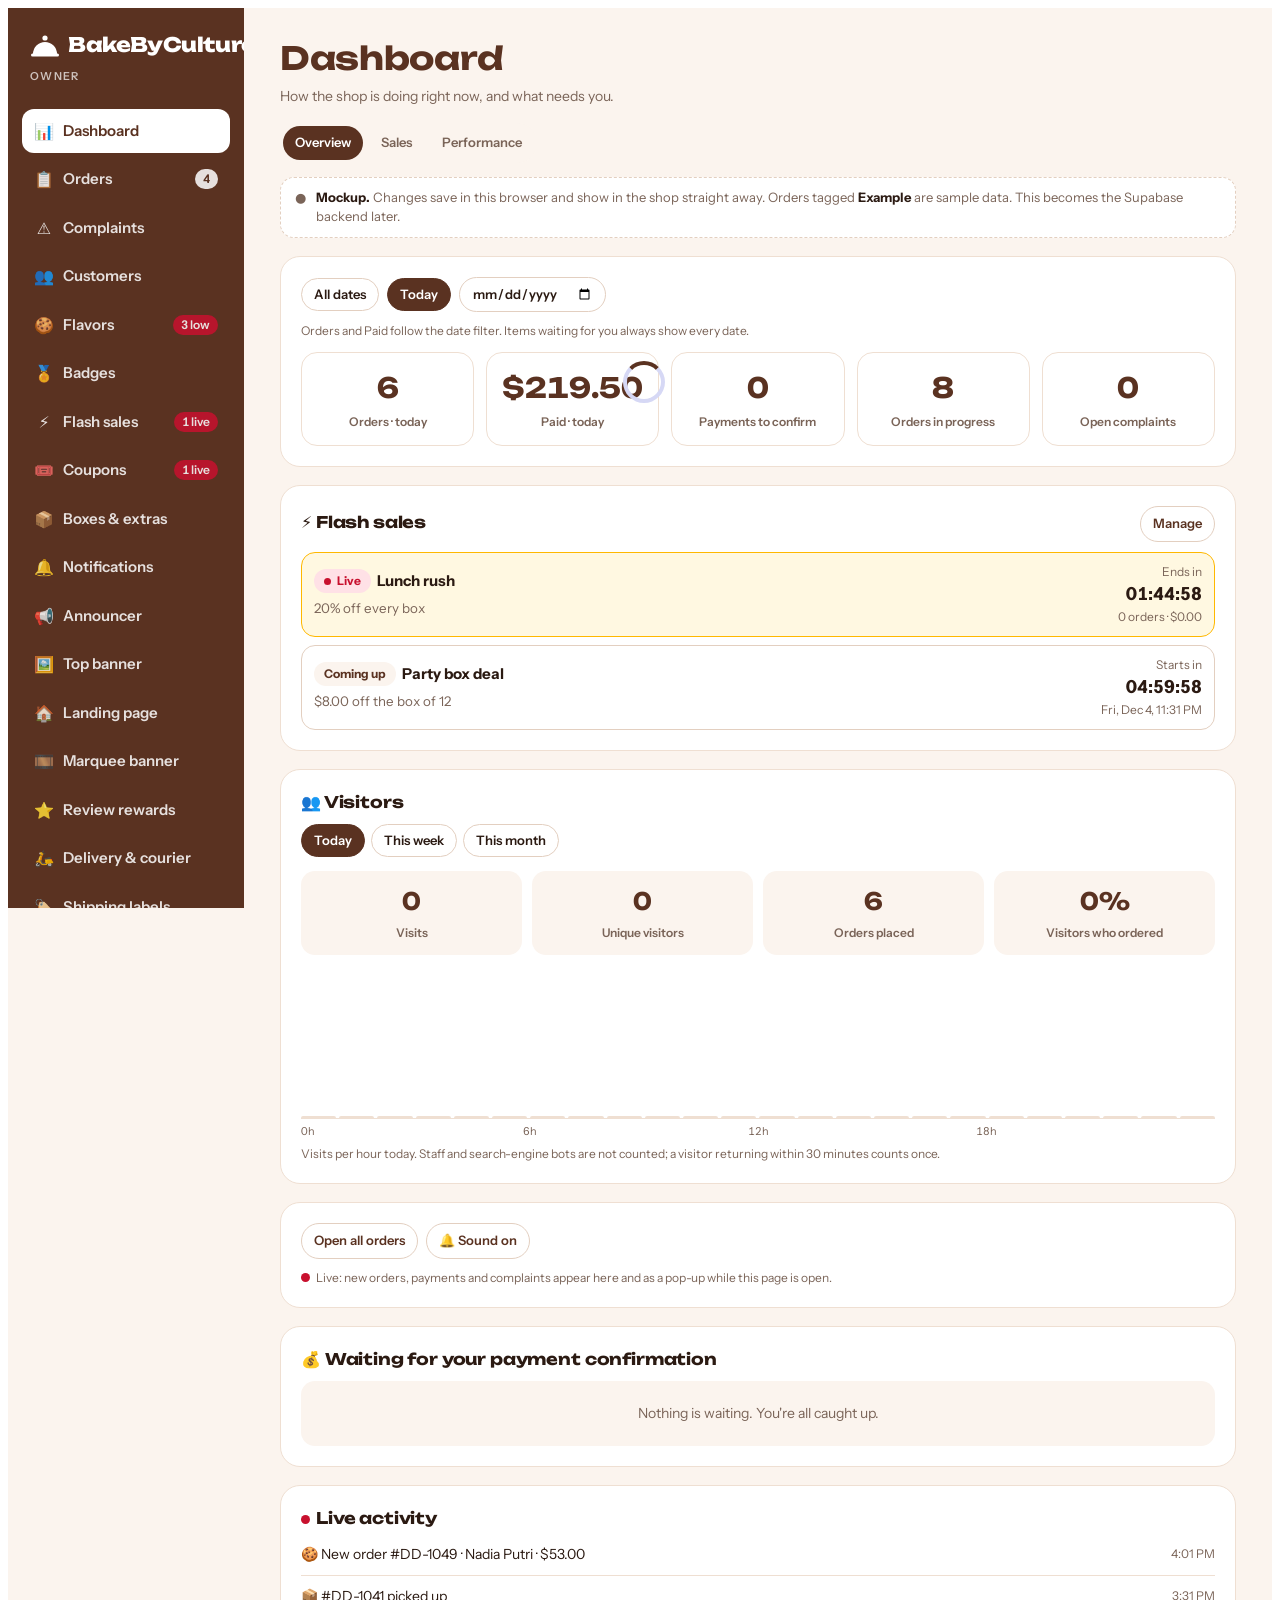
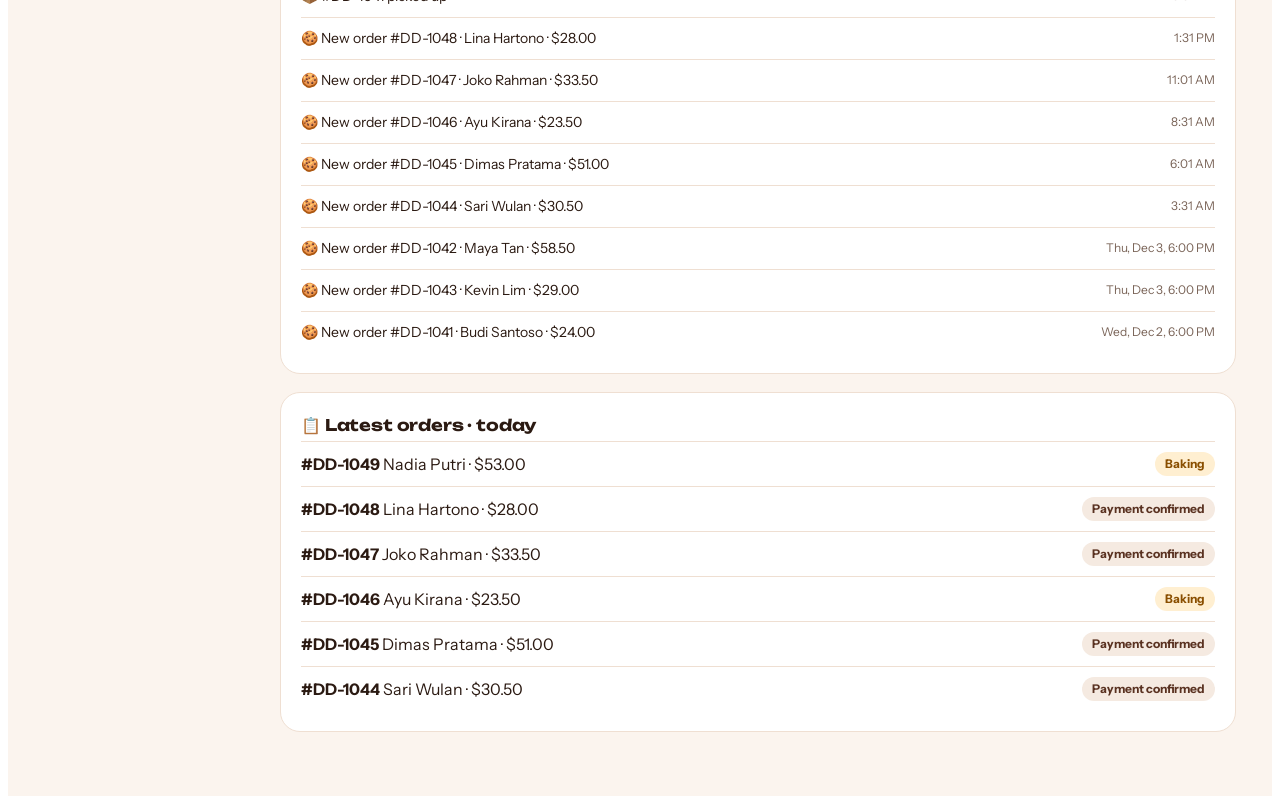
<file: admin-site/index.html>
<!doctype html>
<html lang="en">
<head>
<meta charset="utf-8">
<meta name="viewport" content="width=device-width, initial-scale=1">
<meta name="theme-color" content="#5A3221">
<meta name="referrer" content="strict-origin-when-cross-origin">
<title>Team sign in</title>
<meta name="robots" content="noindex, nofollow">
<link rel="icon" href="data:image/svg+xml,%3Csvg xmlns='http://www.w3.org/2000/svg' viewBox='0 0 32 32'%3E%3Ccircle cx='16' cy='16' r='15' fill='%23000096'/%3E%3C/svg%3E">
<link rel="stylesheet" href="https://fonts.googleapis.com/css2?family=Unbounded:wght@500;700;800&family=Instrument+Sans:wght@400;500;600;700&display=swap">
<link rel="stylesheet" href="styles.css">
<style>body.dd-load #storeView,body.dd-load .bar,body.dd-load #fab,body.dd-load .toast{visibility:hidden}body.dd-load::before{content:"";position:fixed;left:50%;top:42%;width:34px;height:34px;margin:-17px 0 0 -17px;border:4px solid #d6d8f5;border-top-color:#5A3221;border-radius:50%;animation:ddspin .8s linear infinite;z-index:5}@keyframes ddspin{to{transform:rotate(360deg)}}</style>
</head>
<body class="dd-load">

<!-- ================= SHOP ================= -->
<div id="storeView">
<header class="top">
  <div class="wrap">
    <a class="logo" href="#top" aria-label="BakeByCulture home">
      <span id="logoMark"><svg viewBox="0 0 30 24" aria-hidden="true"><path d="M3 21a12 12 0 0 1 24 0Z" fill="currentColor"/><circle cx="15" cy="5" r="2.6" fill="currentColor"/><rect x="1" y="20.5" width="28" height="3" rx="1.5" fill="currentColor"/></svg></span><span id="brandTxt">BakeByCulture</span>
    </a>
    <div class="top-actions">
      <button class="bagbtn snowbtn" id="snowBtn" type="button" aria-label="Turn the falling effect on or off" aria-pressed="true" hidden></button>
      <div class="langtip" id="snowTip" role="status" hidden></div>
      <button class="bagbtn rvstar" id="rvStar" type="button" aria-label="Rate your order" hidden></button>
      <div class="langtip" id="rvTip" role="status" hidden></div>
      <button class="bagbtn bellbtn" id="bellBtn" type="button" aria-label="Notifications" aria-haspopup="dialog" aria-expanded="false"><svg viewBox="0 0 24 24" aria-hidden="true"><path d="M6 17V11a6 6 0 0 1 12 0v6l1.5 2h-15L6 17Z" fill="none" stroke="currentColor" stroke-width="2" stroke-linejoin="round"/><path d="M10 21a2 2 0 0 0 4 0" fill="none" stroke="currentColor" stroke-width="2" stroke-linecap="round"/></svg><span class="bagn" id="bellCount" hidden></span></button>
      <button class="bagbtn" id="moBtn" type="button" aria-label="My orders" title="My orders"><svg class="bagsvg" viewBox="0 0 24 24" aria-hidden="true"><path d="M5 8h14l-1 12H6L5 8Z" fill="none" stroke="currentColor" stroke-width="2" stroke-linejoin="round"/><path d="M9 8V6a3 3 0 0 1 6 0v2" fill="none" stroke="currentColor" stroke-width="2" stroke-linecap="round"/><path d="M9.5 13.5c.7 1 1.6 1.5 2.5 1.5s1.8-.5 2.5-1.5" fill="none" stroke="currentColor" stroke-width="1.8" stroke-linecap="round"/></svg><span class="bagn" id="moCount" hidden></span></button>
      <a class="adminlink" href="#admin" aria-label="Admin">Admin</a>
      <button class="pill" id="pillBtn" type="button">Your box <b id="pillCount">0/6</b></button>
    </div>
  </div>
  <div class="flash" id="flash" hidden aria-live="polite"></div>
</header>
<main id="top">
  <section class="hero wrap">
    <div class="dome" id="dome">
      <div class="hm" id="heroMedia" aria-hidden="true"></div><div class="ho" id="heroOverlay" aria-hidden="true"></div>
      <p class="eyebrow" id="heroEyebrow">Baked fresh every morning</p>
      <h1 id="heroTitle">Warm cookies, boxed your way.</h1>
      <p class="lede" id="heroLede">Pick a box, fill it with the flavors you love, and choose when you want it. Pickup or local delivery.</p>
      <div class="hero-ctas">
        <a class="btn btn-white" id="heroBtn1" href="#build">Build a box</a>
        <a class="btn btn-ghost" id="heroBtn2" href="#menu">See the flavors</a>
      </div>
    </div>
    <div class="hero-strip" id="heroStrip"></div>
  </section>

  <div id="lpTop"></div>
  <div class="marq" id="marq" hidden></div>

  <div class="wrap"><button class="rvc" id="rvCard" type="button" hidden></button></div>
  <section class="build wrap" id="build">
    <div class="editbar" id="editBar" hidden></div>
    <div class="build-head">
      <h2 id="buildTitle">Build your box</h2>
      <p id="buildIntro">Choose a size, fill every spot, then tell us when you want it. Each box is baked the morning it leaves the oven room.</p>
      <button class="linkbtn gtbtn" id="gtBtn" type="button">How does it work? <span aria-hidden="true">?</span></button>
      <div class="steps" role="tablist">
        <button class="step" id="tab1" type="button" aria-current="step"><i>1</i>Your box</button>
        <button class="step" id="tab2" type="button"><i>2</i>When</button>
      </div>
    </div>

    <div class="build-grid">
      <div class="build-main">
        <div id="step1">
          <div class="block">
            <h3 class="q">How many cookies?</h3>
            <div class="sizes" id="sizes"></div>
            <div class="fdhint" id="fdHint" hidden></div>
            <div class="gifthint" id="giftHint" hidden></div>
            <div class="custom" id="customBox" hidden></div>
          </div>
          <div class="block" id="menu">
            <div class="qrow">
              <h3 class="q">Fill it up</h3>
              <button class="linkbtn" id="fillRest" type="button">Fill the rest for me</button>
            </div>
            <div class="tierseg" id="tierSeg" role="group" aria-label="Show flavors" hidden><button type="button" data-tier="all" aria-pressed="true">All</button><button type="button" data-tier="prem" aria-pressed="false">✨ Premium</button><button type="button" data-tier="reg" aria-pressed="false">No extra cost</button></div>
            <div class="chips catbar" id="catBar" hidden></div>
            <div class="menu" id="menuGrid"></div>
            <p class="hint xhint" id="xtraHint" hidden><span class="xic" aria-hidden="true">✨</span><span class="xtx">Flavors marked with a price cost that much extra per cookie.</span></p>
          </div>
        </div>

        <div id="step2" hidden>
          <div class="block">
            <h3 class="q">How would you like it?</h3>
            <div class="choice" id="modes">
            </div>
            <p class="hint" id="modeHint"></p>
            <p class="hint cnote" id="cnoteSd" hidden></p>
          </div>
          <div class="block" id="dayBlock">
            <h3 class="q">Which day?</h3>
            <div class="days" id="days"></div>
            <p class="hint" id="daysHint"></p>
          </div>
          <div class="block" id="timeBlock">
            <h3 class="q">What time?</h3>
            <div class="choice" id="times"></div>
            <p class="hint cnote" id="cnoteSch" hidden></p>
          </div>
          <div class="block" id="extrasBlock">
            <h3 class="q">Add extras</h3>
            <div class="extras" id="extras"></div>
          </div>
          <div class="block">
            <label class="flbl" for="giftNote">Gift note</label>
            <textarea id="giftNote" rows="3" placeholder="Happy birthday, Sari! Love, Dimas"></textarea>
          </div>
          <div class="block">
            <button class="btn btn-line" id="backBtn" type="button">← Back to your box</button>
          </div>
        </div>
      </div>

      <aside class="boxpanel" aria-label="Your box">
        <div class="bp-head"><h3 id="bpTitle">Box of 6</h3><span class="bpdone" id="bpDone" hidden>✓ Box completed</span><span id="bpCount" class="num">0 of 6</span></div>
        <div class="slotwrap" id="slotWrap"><div class="slots" id="slots"></div>
          <div class="boxlid" id="boxLid" role="button" tabindex="-1" aria-label="Your box is closed. Double-tap to open it." hidden><div class="lidin">
            <div class="lg"><span class="lgm" id="lidMark"></span><b id="lidName">BakeByCulture</b></div>
            <i class="rib rv"></i><i class="rib rh"></i><span class="shine"></span>
            <svg class="bow" viewBox="0 0 86 64" aria-hidden="true"><path d="M40 34 L26 62 L33 58 L38 63 L44 36Z" fill="#D02A44"/><path d="M46 34 L60 62 L53 58 L48 63 L42 36Z" fill="#D02A44"/><path d="M43 30 C30 6 4 4 6 22 C8 38 30 36 43 30Z" fill="#E8384F" stroke="#B81E3A" stroke-width="2"/><path d="M43 30 C56 6 82 4 80 22 C78 38 56 36 43 30Z" fill="#E8384F" stroke="#B81E3A" stroke-width="2"/><circle cx="43" cy="31" r="8" fill="#F45B6E" stroke="#B81E3A" stroke-width="2"/></svg>
            <span class="lidlock" aria-hidden="true"><svg viewBox="0 0 24 24"><rect x="5" y="10.5" width="14" height="10" rx="2.5" fill="#5A3221"/><path d="M8 10.5V8a4 4 0 0 1 8 0v2.5" fill="none" stroke="#5A3221" stroke-width="2.4" stroke-linecap="round"/><circle cx="12" cy="15.5" r="1.6" fill="#FFD43B"/></svg></span>
          </div></div></div>
        <p class="bp-hint">Double-tap a cookie in the box to take it out. Its spot stays empty for you to fill again. Shuffle and Clear box also need a double-tap. When it's full, close the box to choose a day.</p>
        <p class="bp-note"><svg viewBox="0 0 20 20" aria-hidden="true"><circle cx="10" cy="10" r="8" fill="none" stroke="currentColor" stroke-width="1.8"/><path d="M10 9v5M10 6.2v.1" stroke="currentColor" stroke-width="1.8" stroke-linecap="round"/></svg><span>Your box may be split into smaller or bigger boxes for delivery safety.</span></p>
        <div class="bp-tools">
          <button class="tool" id="randBtn" type="button"><svg viewBox="0 0 20 20" aria-hidden="true"><rect x="2.5" y="2.5" width="15" height="15" rx="4" fill="none" stroke="currentColor" stroke-width="2"/><circle cx="7" cy="7" r="1.5" fill="currentColor"/><circle cx="13" cy="13" r="1.5" fill="currentColor"/><circle cx="10" cy="10" r="1.5" fill="currentColor"/></svg><span id="randLabel">Random fill</span></button>
          <button class="tool" id="clearBtn" type="button"><svg viewBox="0 0 20 20" aria-hidden="true"><path d="M4 6h12M8 6V4h4v2M6 6l1 11h6l1-11" fill="none" stroke="currentColor" stroke-width="2" stroke-linecap="round" stroke-linejoin="round"/></svg>Clear box</button>
          <button class="tool openbox" id="openBtn" type="button" hidden>🔓 Open box</button>
        </div>
        <dl class="lines" id="lines"></dl>
        <div class="giftwrap" id="giftBox" hidden></div>
        <div class="cpn" id="cpn">
          <div class="cpn-ap" id="cpnAp" hidden></div>
          <form class="cpn-f" id="cpnForm" autocomplete="off"><span class="cpn-ic" aria-hidden="true">🎟</span><input id="cpnIn" class="cpn-in" placeholder="Coupon code" maxlength="20" aria-label="Coupon code" autocapitalize="characters" spellcheck="false"><button class="cpn-b" type="submit">Apply</button></form>
          <p class="cpn-m" id="cpnMsg" role="status" hidden></p>
          <div class="cpn-ch" id="cpnCh"></div>
        </div>
        <div class="total"><span>Total</span><strong id="total">$0.00</strong></div>
        <button class="btn cta" id="panelCta" type="button">Pick 6 more</button>
        <p class="ctamsg" id="ctaMsg" role="alert" hidden>Please choose a courier first.</p>
      </aside>
    </div>
  </section>

  <div id="lpBottom"></div>
  <div class="marq" id="marq2" hidden></div>
  <section class="visit" id="visit">
    <div class="wrap visit-grid">
      <div>
        <h2 id="visitTitle">Come say hello</h2>
        <p id="visitText">Pickup is at the front counter. Give your name and we'll bring your box out.</p>
        <dl class="hours" id="hours"></dl>
        <p class="addr" id="addr"></p>
      </div>
      <div class="faq">
        <h2 id="faqTitle">Good to know</h2>
        <div id="faqList"></div>
      </div>
    </div>
  </section>
</main>

<footer id="siteFoot">
  <div class="wrap">
    <span class="logo"><span id="ftMark"><svg viewBox="0 0 30 24" aria-hidden="true"><path d="M3 21a12 12 0 0 1 24 0Z" fill="currentColor"/><circle cx="15" cy="5" r="2.6" fill="currentColor"/><rect x="1" y="20.5" width="28" height="3" rx="1.5" fill="currentColor"/></svg></span><span id="ftBrand">BakeByCulture</span></span>
    <span><span id="ftText">Fresh cookie boxes, baked to order.</span> <a href="#admin">Shop admin</a></span>
  </div>
  <div class="wrap"><div class="ft-social" id="ftSocial" hidden></div></div>
</footer>

<div class="sheet" id="moSheet" hidden role="dialog" aria-modal="true" aria-label="My orders"><div class="sheet-card" id="moCard"></div></div>
<div class="bell-pop" id="bellPop" hidden role="dialog" aria-label="Notifications"><div class="bell-h"><b>🔔 Notifications</b><button class="x" type="button" data-bellclose aria-label="Close">✕</button></div><div class="bell-tabs" id="bellTabs" role="tablist"></div><div class="bell-list" id="bellList"></div></div>
<div class="gsheet" id="giftSheet" hidden><div class="gs-dim" data-gsclose></div><div class="gs-card" role="dialog" aria-modal="true" aria-labelledby="gsTitle"><button class="x gs-x" type="button" data-gsclose aria-label="Close">✕</button><div id="gsBody"></div></div></div>
<div class="pp-pop" id="ppPop" hidden role="dialog" aria-modal="true" aria-label="Payment proof sent"><div class="pp-fx" id="ppFx" aria-hidden="true"></div><div class="pp-card" id="ppCard"></div></div>
<div class="rnpop" id="rnPop" hidden role="status" aria-live="polite"></div>
<div class="sheet center" id="gdSheet" hidden role="alertdialog" aria-modal="true" aria-labelledby="gdTitle"><div class="sheet-card cw-card" id="gdCard"></div></div>
<div class="sheet center" id="slowSheet" hidden role="alertdialog" aria-modal="true" aria-labelledby="slowTitle"><div class="sheet-card cw-card sl-card" id="slowCard"></div></div>
<div class="sheet center" id="cwSheet" hidden role="alertdialog" aria-modal="true" aria-labelledby="cwTitle"><div class="sheet-card cw-card" id="cwCard"></div></div>
<div class="sheet" id="sdSheet" hidden role="dialog" aria-modal="true" aria-label="Sameday shipment"><div class="sheet-card sd-card" id="sdCard"></div></div>
<div class="sheet" id="rvSheet" hidden role="dialog" aria-modal="true" aria-label="Flavor reviews"><div class="sheet-card" id="rvCard"></div></div>
<div class="sheet" id="apSheet" hidden role="dialog" aria-modal="true" aria-label="Become an affiliator"><div class="sheet-card" id="apCard"></div></div>

<div class="bar" aria-live="polite">
  <div><strong id="barTotal">$0.00</strong><small id="barSub">0 of 6 picked</small></div>
  <div class="barr"><button class="barrand" id="barRand" type="button" hidden aria-label="Random fill"></button><button class="btn" id="barCta" type="button">Pick 6 more</button></div>
</div>
<button class="fab" id="fab" type="button" hidden aria-label="Show my box"><span class="fab-pl" id="fabPl"><span class="fab-ic" id="fabIc" aria-hidden="true"></span></span><small class="fab-tx" id="fabTx"></small></button>

<div class="sheet" id="bsPop" hidden role="dialog" aria-modal="true" aria-labelledby="bsPopTitle">
  <div class="sheet-card">
    <div class="sheet-top"><h3 id="bsPopTitle">Choose a courier</h3><span class="bsbr"><button class="x" id="bsTourBtn" type="button" aria-label="Show the tour">?</button><button class="x" id="bsPopX" type="button" aria-label="Close">✕</button></span></div>
    <div class="form" id="bsPopBody"><div class="field" id="bsPhoneF"><label for="bsPhone">WhatsApp number</label><input id="bsPhone" type="tel" inputmode="numeric" maxlength="24" autocomplete="tel-national" placeholder="Numbers only, e.g. 81234567890"><p class="note" style="margin:4px 0 0">We need it to find your address and show courier prices.</p></div></div>
    <button class="btn btn-blue" id="bsPopDone" type="button" style="width:100%;margin-top:14px">Done</button>
  </div>
</div>
<div id="bsTour" hidden><div id="bsHole"></div><div id="bsTcard" role="dialog" aria-live="polite"><h4 id="bsTt"></h4><p id="bsTm"></p><p class="bstex" id="bsTe" hidden></p><div class="bstrow"><button type="button" class="bsskip" id="bsTskip">Skip tour</button><span class="bsdots" id="bsTdots"></span><button type="button" class="bsnext" id="bsTnext">Next</button></div></div></div>
<div class="rvpop" id="rvPop" hidden role="dialog" aria-modal="true"></div>
<div id="gt" hidden><div id="gtHole"></div><div id="gtCard" role="dialog" aria-live="polite"><h4 id="gtT"></h4><p id="gtM"></p><div class="gtrow"><button type="button" class="gtskip" id="gtSkip">Skip tour</button><span class="gtdots" id="gtD"></span><button type="button" class="gtnext" id="gtN">Next</button></div></div></div>
<div class="sheet" id="sheet" hidden role="dialog" aria-modal="true" aria-labelledby="sheetTitle">
  <div class="sheet-card">
    <div id="checkoutView">
      <div class="sheet-top"><h3 id="sheetTitle">Checkout</h3><button class="x" id="closeSheet" type="button" aria-label="Close">✕</button></div>
      <div class="summary" id="summary"></div>
      <form class="form" id="coForm" novalidate>
        <h4>Contact</h4>
        <div class="field"><label for="coName">Full name</label><input id="coName" required autocomplete="name"></div>
        <div class="field"><label for="coPhone">WhatsApp number</label><input id="coPhone" type="tel" inputmode="numeric" pattern="[0-9]{8,15}" maxlength="24" required autocomplete="tel-national" placeholder="Numbers only, e.g. 81234567890"></div>
        <div class="field"><label for="coEmail">Email</label><input id="coEmail" type="email" required autocomplete="email"></div>
        <div class="field"><span class="flbl" style="font-weight:600;font-size:14px">Send order updates by</span>
          <div style="display:flex;flex-wrap:wrap;gap:6px 18px"><label class="chk"><input type="radio" name="coNotify" value="whatsapp"> WhatsApp</label><label class="chk"><input type="radio" name="coNotify" value="email"> Email</label><label class="chk"><input type="radio" name="coNotify" value="both" checked> Both</label></div></div>
        <div class="field" id="addrFields" hidden><label for="coAddr">Delivery address</label><textarea id="coAddr" rows="3" autocomplete="street-address" placeholder="Street, number, area, city"></textarea>
          <p class="addrwarn" role="note">⚠️ <b>Please make sure your address is really accurate.</b> We're not responsible for deliveries to a wrong address.</p>
          <div class="placex" id="placeNoteWrap" hidden><label for="coDNote">Note for the driver <small class="note">(optional)</small></label><textarea id="coDNote" rows="2" maxlength="200" placeholder="e.g. Green gate next to Indomaret, house no. 6, ring the bell"></textarea></div>
          <div class="placex" id="placePhotoWrap" hidden><span class="flbl">Photo of your place <small class="note">(optional)</small></span>
            <div class="colin" style="flex-wrap:wrap"><label class="ghost mqbtn" id="coPhotoBtn">📷 Add photo<input type="file" accept="image/*" hidden id="coPhoto"></label><img id="coPhotoPrev" class="placeprev" hidden alt="Your place"><button type="button" class="ghost" id="coPhotoRm" hidden>Remove</button></div>
            <small class="note">Helps the courier find you. Only the shop and you can see it, and it's deleted a few days after delivery.</small></div></div>
        <div class="field bssum" id="bsSum" hidden></div>
        <div class="field bsbox" id="bsBox" hidden>
          <span class="flbl" style="font-weight:600;font-size:14px">Courier</span>
          <p class="note" style="margin:2px 0 8px">Search your area, then pick a courier. The price is for this order only.</p>
          <div class="bsrow"><input id="bsArea" placeholder="Area, sub-district or postal code" autocomplete="off" aria-label="Delivery area"><div class="bslist" id="bsAreaList" hidden></div></div>
          <div class="bsbtns"><button type="button" class="ghost" id="bsFind">📍 Find my address on the map</button><button type="button" class="ghost" id="bsGeo">Use my current location</button><button type="button" class="ghost" id="bsPick">🗺️ Pick on the map</button></div>
          <div class="bsmap" id="bsMap" hidden></div>
          <p class="note" id="bsMapHint" hidden style="margin:4px 0 0">Drag the pin (or tap the map) to your exact door. Prices update by themselves.</p>
          <button type="button" class="btn btn-blue btn-sm" id="bsMapDone" hidden style="margin-top:8px">✓ Done, hide the map</button>
          <p class="note" id="bsPlace" hidden></p>
          <div class="bsopts" id="bsOpts"></div>
          <p class="err" id="bsErr" hidden></p>
        </div>
        <p class="err" id="coErr" hidden></p>
        <button class="btn btn-blue" type="submit" id="placeBtn">Place order</button>
        <p class="note" id="coNote"></p>
      </form>
    </div>
    <div id="doneView" hidden>
      <div class="done-box" id="doneBox">
        <div id="dnFx" aria-hidden="true"></div>
        <div class="badge" id="doneBadge">✓</div>
        <h3 id="doneTitle">Order placed</h3>
        <p id="doneText"></p>
        <span class="code" id="doneCode"></span>
        <p class="dn-urgent" id="doneUrgent"></p>
        <div class="dn-cd" id="doneCd"></div>
        <div class="dn-pm" id="donePM"></div>
        <button class="btn btn-blue dn-pay" id="donePay" type="button">Pay now</button>
        <button class="btn btn-ghost-blue" id="newBox" type="button">Build another box</button>
        <button class="linkbtn dn-track" id="doneClose" type="button">Track my order</button>
      </div>
    </div>
  </div>
</div>
</div>

<!-- ================= ADMIN ================= -->
<div id="adminView" hidden>
  <div class="al-stack" id="alStack" aria-live="assertive"></div>
  <div class="admin">
    <aside class="side">
      <span class="logo" id="adLogo"><span id="adLogoMark"><svg viewBox="0 0 30 24" aria-hidden="true"><path d="M3 21a12 12 0 0 1 24 0Z" fill="#fff"/><circle cx="15" cy="5" r="2.6" fill="#fff"/><rect x="1" y="20.5" width="28" height="3" rx="1.5" fill="#fff"/></svg></span><span id="adLogoName">BakeByCulture</span></span>
      <span class="role">Shop admin</span>
      <nav class="nav" id="anav">
        <button type="button" data-tab="dashboard"><span class="nl"><span class="ni" aria-hidden="true">📊</span>Dashboard</span></button>
        <button type="button" data-tab="orders"><span class="nl"><span class="ni" aria-hidden="true">📋</span>Orders</span><span class="count" id="cOrders"></span></button>
        <button type="button" data-tab="complaints"><span class="nl"><span class="ni" aria-hidden="true">⚠️</span>Complaints</span><span class="count" id="cComplaints"></span></button>
        <button type="button" data-tab="customers"><span class="nl"><span class="ni" aria-hidden="true">👥</span>Customers</span></button>
        <button type="button" data-tab="products"><span class="nl"><span class="ni" aria-hidden="true">🍪</span>Flavors</span><span class="count" id="cProducts"></span></button>
        <button type="button" data-tab="badges"><span class="nl"><span class="ni" aria-hidden="true">🏅</span>Badges</span></button>
        <button type="button" data-tab="sales"><span class="nl"><span class="ni" aria-hidden="true">⚡</span>Flash sales</span><span class="count live" id="cSales"></span></button>
        <button type="button" data-tab="coupons"><span class="nl"><span class="ni" aria-hidden="true">🎟️</span>Coupons</span><span class="count" id="cCoupons"></span></button>
        <button type="button" data-tab="boxes"><span class="nl"><span class="ni" aria-hidden="true">📦</span>Boxes &amp; extras</span></button>
        <button type="button" data-tab="notify"><span class="nl"><span class="ni" aria-hidden="true">🔔</span>Notifications</span></button>
        <button type="button" data-tab="announcer"><span class="nl"><span class="ni" aria-hidden="true">📢</span>Announcer</span></button>
        <button type="button" data-tab="hero"><span class="nl"><span class="ni" aria-hidden="true">🖼️</span>Top banner</span></button>
        <button type="button" data-tab="landing"><span class="nl"><span class="ni" aria-hidden="true">🏠</span>Landing page</span></button>
        <button type="button" data-tab="marquee"><span class="nl"><span class="ni" aria-hidden="true">🎞️</span>Marquee banner</span></button>
        <button type="button" data-tab="revrew"><span class="nl"><span class="ni" aria-hidden="true">⭐</span>Review rewards</span></button>
        <button type="button" data-tab="delivery"><span class="nl"><span class="ni" aria-hidden="true">🛵</span>Delivery &amp; courier</span></button>
        <button type="button" data-tab="labels"><span class="nl"><span class="ni" aria-hidden="true">🏷️</span>Shipping labels</span></button>
        <button type="button" data-tab="settings"><span class="nl"><span class="ni" aria-hidden="true">⚙️</span>Shop settings</span></button>
        <button type="button" data-tab="prelaunch"><span class="nl"><span class="ni" aria-hidden="true">🚀</span>Pre-launch</span></button>
        <button type="button" data-tab="affiliates"><span class="nl"><span class="ni" aria-hidden="true">🤝</span>Affiliates</span></button>
        <button type="button" data-tab="afcoupons"><span class="nl"><span class="ni" aria-hidden="true">🎟️</span>Affiliate coupons</span></button>
        <button type="button" data-tab="security"><span class="nl"><span class="ni" aria-hidden="true">🛡️</span>Security</span><span class="count" id="cSec" hidden></span></button>
        <button type="button" data-tab="log"><span class="nl"><span class="ni" aria-hidden="true">📜</span>Activity</span></button>
        <button type="button" data-tab="team"><span class="nl"><span class="ni" aria-hidden="true">🧑‍🍳</span>Team</span></button>
      </nav>
      <a class="btn btn-white btn-sm viewshop" id="viewShop" href="#" target="_blank" rel="noopener noreferrer" style="display:none">View shop ↗</a>
      <span class="role" id="syncSt" hidden></span>
      <button type="button" class="btn btn-white btn-sm" id="signOut" hidden style="margin-top:8px">Sign out</button>
    </aside>
    <main class="amain" id="amain"></main>
  </div>
  <div class="drawer" id="drawer" hidden></div>
  <div class="sheet" id="modal" hidden role="dialog" aria-modal="true" aria-labelledby="modalTitle"><div class="sheet-card" id="modalCard"></div></div>
</div>
<div class="toast" id="toast" hidden role="status"></div>


<noscript><p style="padding:24px;font-family:sans-serif">Please turn on JavaScript to order cookies.</p></noscript>
<script src="config.js"></script>
<script src="backend.js"></script>
<script src="sb.js"></script>
<script src="app.js"></script>
</body>
</html>
</file>
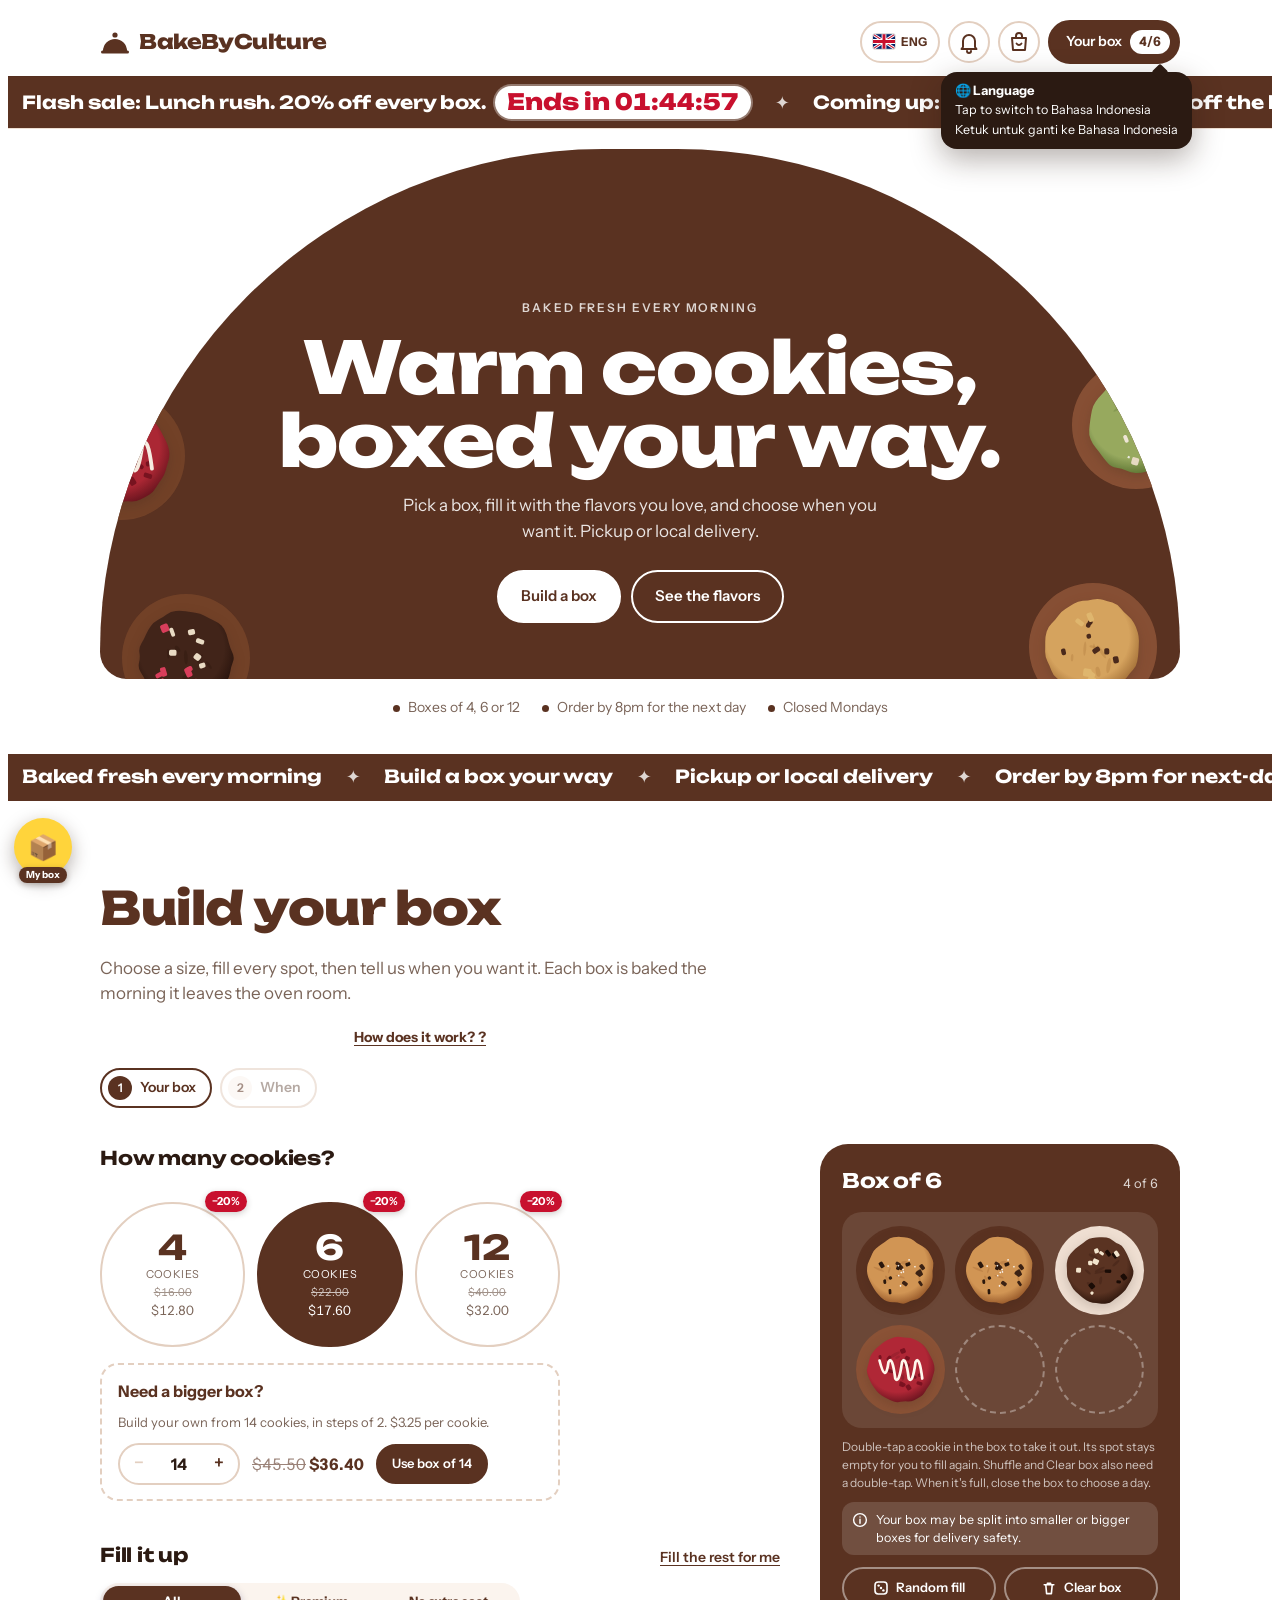
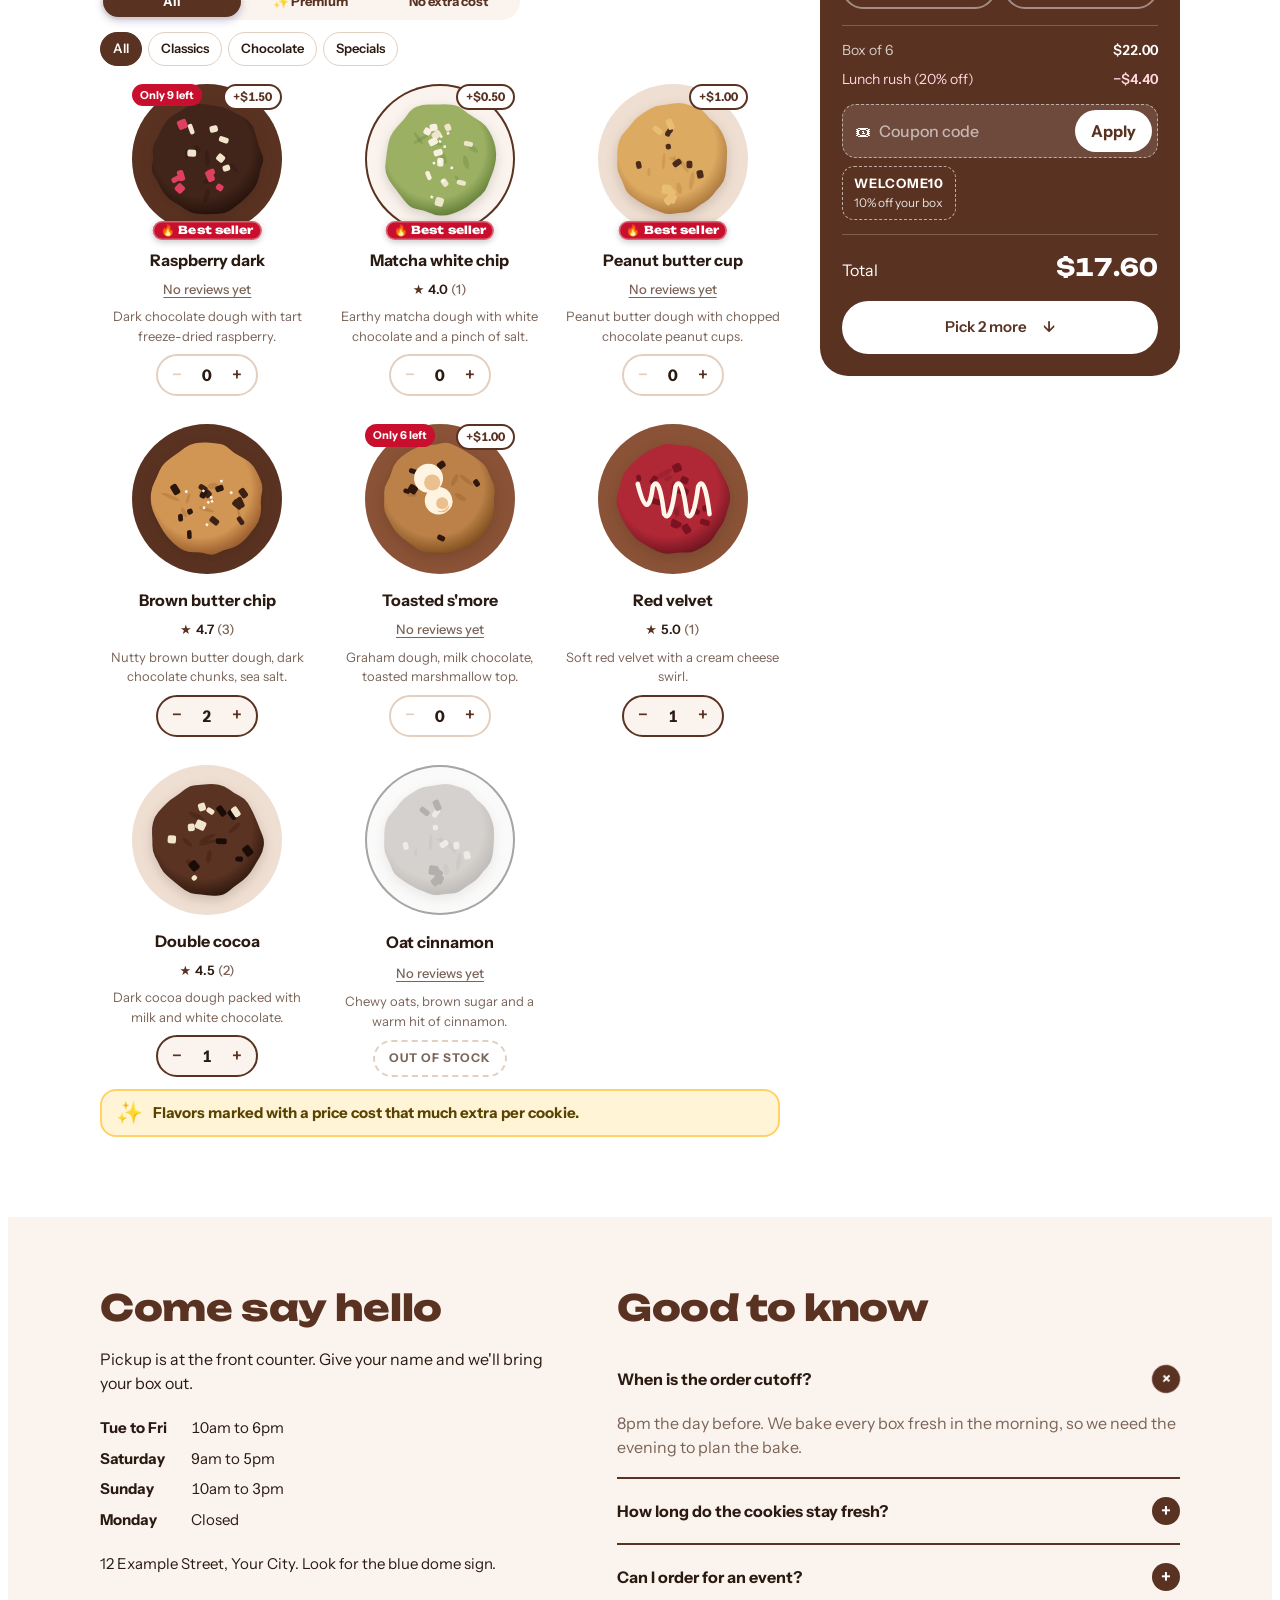
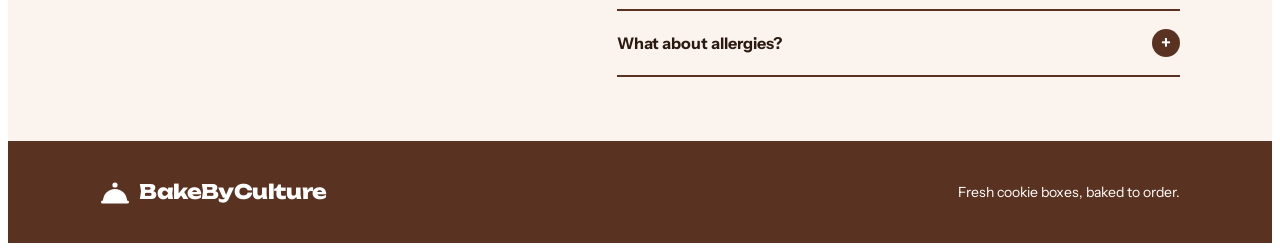
<file: site/index.html>
<!doctype html>
<html lang="en">
<head>
<meta charset="utf-8">
<meta name="viewport" content="width=device-width, initial-scale=1">
<meta name="theme-color" content="#5A3221">
<meta name="referrer" content="strict-origin-when-cross-origin">
<title>BakeByCulture Cookie Boxes</title>
<link rel="icon" href="data:image/svg+xml,%3Csvg xmlns='http://www.w3.org/2000/svg' viewBox='0 0 32 32'%3E%3Ccircle cx='16' cy='16' r='15' fill='%23000096'/%3E%3C/svg%3E">
<link rel="preconnect" href="https://fonts.googleapis.com">
<link rel="preconnect" href="https://fonts.gstatic.com" crossorigin>
<link rel="stylesheet" href="https://fonts.googleapis.com/css2?family=Unbounded:wght@500;700;800&family=Instrument+Sans:wght@400;500;600;700&display=swap">
<link rel="stylesheet" href="styles.css">
<style>body.dd-load #storeView,body.dd-load .bar,body.dd-load #fab,body.dd-load .toast{visibility:hidden}body.dd-load::before{content:"";position:fixed;left:50%;top:42%;width:34px;height:34px;margin:-17px 0 0 -17px;border:4px solid #d6d8f5;border-top-color:#5A3221;border-radius:50%;animation:ddspin .8s linear infinite;z-index:5}@keyframes ddspin{to{transform:rotate(360deg)}}</style>
</head>
<body class="dd-load">

<!-- ================= SHOP ================= -->
<div id="storeView">
<header class="top">
  <div class="wrap">
    <a class="logo" href="#top" aria-label="BakeByCulture home">
      <span id="logoMark"><svg viewBox="0 0 30 24" aria-hidden="true"><path d="M3 21a12 12 0 0 1 24 0Z" fill="currentColor"/><circle cx="15" cy="5" r="2.6" fill="currentColor"/><rect x="1" y="20.5" width="28" height="3" rx="1.5" fill="currentColor"/></svg></span><span id="brandTxt">BakeByCulture</span>
    </a>
    <div class="top-actions">
      <button class="langbtn" id="langBtn" type="button" aria-label="Language"></button>
      <div class="langtip" id="langTip" role="status" hidden></div>
      <button class="bagbtn snowbtn" id="snowBtn" type="button" aria-label="Turn the falling effect on or off" aria-pressed="true" hidden></button>
      <div class="langtip" id="snowTip" role="status" hidden></div>
      <button class="bagbtn rvstar" id="rvStar" type="button" aria-label="Rate your order" hidden></button>
      <div class="langtip" id="rvTip" role="status" hidden></div>
      <button class="bagbtn bellbtn" id="bellBtn" type="button" aria-label="Notifications" aria-haspopup="dialog" aria-expanded="false"><svg viewBox="0 0 24 24" aria-hidden="true"><path d="M6 17V11a6 6 0 0 1 12 0v6l1.5 2h-15L6 17Z" fill="none" stroke="currentColor" stroke-width="2" stroke-linejoin="round"/><path d="M10 21a2 2 0 0 0 4 0" fill="none" stroke="currentColor" stroke-width="2" stroke-linecap="round"/></svg><span class="bagn" id="bellCount" hidden></span></button>
      <button class="bagbtn" id="moBtn" type="button" aria-label="My orders" title="My orders"><svg class="bagsvg" viewBox="0 0 24 24" aria-hidden="true"><path d="M5 8h14l-1 12H6L5 8Z" fill="none" stroke="currentColor" stroke-width="2" stroke-linejoin="round"/><path d="M9 8V6a3 3 0 0 1 6 0v2" fill="none" stroke="currentColor" stroke-width="2" stroke-linecap="round"/><path d="M9.5 13.5c.7 1 1.6 1.5 2.5 1.5s1.8-.5 2.5-1.5" fill="none" stroke="currentColor" stroke-width="1.8" stroke-linecap="round"/></svg><span class="bagn" id="moCount" hidden></span></button>
      <button class="pill" id="pillBtn" type="button">Your box <b id="pillCount">0/6</b></button>
    </div>
  </div>
  <div class="flash" id="flash" hidden aria-live="polite"></div>
</header>
<main id="top">
  <section class="hero wrap">
    <div class="dome" id="dome">
      <div class="hm" id="heroMedia" aria-hidden="true"></div><div class="ho" id="heroOverlay" aria-hidden="true"></div>
      <p class="eyebrow" id="heroEyebrow">Baked fresh every morning</p>
      <h1 id="heroTitle">Warm cookies, boxed your way.</h1>
      <p class="lede" id="heroLede">Pick a box, fill it with the flavors you love, and choose when you want it. Pickup or local delivery.</p>
      <div class="hero-ctas">
        <a class="btn btn-white" id="heroBtn1" href="#build">Build a box</a>
        <a class="btn btn-ghost" id="heroBtn2" href="#menu">See the flavors</a>
      </div>
    </div>
    <div class="hero-strip" id="heroStrip"></div>
  </section>

  <div id="lpTop"></div>
  <div class="marq" id="marq" hidden></div>

  <div class="wrap"><button class="rvc" id="rvCard" type="button" hidden></button></div>
  <section class="build wrap" id="build">
    <div class="editbar" id="editBar" hidden></div>
    <div class="build-head">
      <h2 id="buildTitle">Build your box</h2>
      <p id="buildIntro">Choose a size, fill every spot, then tell us when you want it. Each box is baked the morning it leaves the oven room.</p>
      <button class="linkbtn gtbtn" id="gtBtn" type="button">How does it work? <span aria-hidden="true">?</span></button>
      <div class="steps" role="tablist">
        <button class="step" id="tab1" type="button" aria-current="step"><i>1</i>Your box</button>
        <button class="step" id="tab2" type="button"><i>2</i>When</button>
      </div>
    </div>

    <div class="build-grid">
      <div class="build-main">
        <div id="step1">
          <div class="block">
            <h3 class="q">How many cookies?</h3>
            <div class="sizes" id="sizes"></div>
            <div class="fdhint" id="fdHint" hidden></div>
            <div class="gifthint" id="giftHint" hidden></div>
            <div class="custom" id="customBox" hidden></div>
          </div>
          <div class="block" id="menu">
            <div class="qrow">
              <h3 class="q">Fill it up</h3>
              <button class="linkbtn" id="fillRest" type="button">Fill the rest for me</button>
            </div>
            <div class="tierseg" id="tierSeg" role="group" aria-label="Show flavors" hidden><button type="button" data-tier="all" aria-pressed="true">All</button><button type="button" data-tier="prem" aria-pressed="false">✨ Premium</button><button type="button" data-tier="reg" aria-pressed="false">No extra cost</button></div>
            <div class="chips catbar" id="catBar" hidden></div>
            <div class="menu" id="menuGrid"></div>
            <p class="hint xhint" id="xtraHint" hidden><span class="xic" aria-hidden="true">✨</span><span class="xtx">Flavors marked with a price cost that much extra per cookie.</span></p>
          </div>
        </div>

        <div id="step2" hidden>
          <div class="block">
            <h3 class="q">How would you like it?</h3>
            <div class="choice" id="modes">
            </div>
            <p class="hint" id="modeHint"></p>
            <p class="hint cnote" id="cnoteSd" hidden></p>
          </div>
          <div class="block" id="dayBlock">
            <h3 class="q">Which day?</h3>
            <div class="days" id="days"></div>
            <p class="hint" id="daysHint"></p>
          </div>
          <div class="block" id="timeBlock">
            <h3 class="q">What time?</h3>
            <div class="choice" id="times"></div>
            <p class="hint cnote" id="cnoteSch" hidden></p>
          </div>
          <div class="block" id="extrasBlock">
            <h3 class="q">Add extras</h3>
            <div class="extras" id="extras"></div>
          </div>
          <div class="block">
            <label class="flbl" for="giftNote">Gift note</label>
            <textarea id="giftNote" rows="3" placeholder="Happy birthday, Sari! Love, Dimas"></textarea>
          </div>
          <div class="block">
            <button class="btn btn-line" id="backBtn" type="button">← Back to your box</button>
          </div>
        </div>
      </div>

      <aside class="boxpanel" aria-label="Your box">
        <div class="bp-head"><h3 id="bpTitle">Box of 6</h3><span class="bpdone" id="bpDone" hidden>✓ Box completed</span><span id="bpCount" class="num">0 of 6</span></div>
        <div class="slotwrap" id="slotWrap"><div class="slots" id="slots"></div>
          <div class="boxlid" id="boxLid" role="button" tabindex="-1" aria-label="Your box is closed. Double-tap to open it." hidden><div class="lidin">
            <div class="lg"><span class="lgm" id="lidMark"></span><b id="lidName">BakeByCulture</b></div>
            <i class="rib rv"></i><i class="rib rh"></i><span class="shine"></span>
            <svg class="bow" viewBox="0 0 86 64" aria-hidden="true"><path d="M40 34 L26 62 L33 58 L38 63 L44 36Z" fill="#D02A44"/><path d="M46 34 L60 62 L53 58 L48 63 L42 36Z" fill="#D02A44"/><path d="M43 30 C30 6 4 4 6 22 C8 38 30 36 43 30Z" fill="#E8384F" stroke="#B81E3A" stroke-width="2"/><path d="M43 30 C56 6 82 4 80 22 C78 38 56 36 43 30Z" fill="#E8384F" stroke="#B81E3A" stroke-width="2"/><circle cx="43" cy="31" r="8" fill="#F45B6E" stroke="#B81E3A" stroke-width="2"/></svg>
            <span class="lidlock" aria-hidden="true"><svg viewBox="0 0 24 24"><rect x="5" y="10.5" width="14" height="10" rx="2.5" fill="#5A3221"/><path d="M8 10.5V8a4 4 0 0 1 8 0v2.5" fill="none" stroke="#5A3221" stroke-width="2.4" stroke-linecap="round"/><circle cx="12" cy="15.5" r="1.6" fill="#FFD43B"/></svg></span>
          </div></div></div>
        <p class="bp-hint">Double-tap a cookie in the box to take it out. Its spot stays empty for you to fill again. Shuffle and Clear box also need a double-tap. When it's full, close the box to choose a day.</p>
        <p class="bp-note"><svg viewBox="0 0 20 20" aria-hidden="true"><circle cx="10" cy="10" r="8" fill="none" stroke="currentColor" stroke-width="1.8"/><path d="M10 9v5M10 6.2v.1" stroke="currentColor" stroke-width="1.8" stroke-linecap="round"/></svg><span>Your box may be split into smaller or bigger boxes for delivery safety.</span></p>
        <div class="bp-tools">
          <button class="tool" id="randBtn" type="button"><svg viewBox="0 0 20 20" aria-hidden="true"><rect x="2.5" y="2.5" width="15" height="15" rx="4" fill="none" stroke="currentColor" stroke-width="2"/><circle cx="7" cy="7" r="1.5" fill="currentColor"/><circle cx="13" cy="13" r="1.5" fill="currentColor"/><circle cx="10" cy="10" r="1.5" fill="currentColor"/></svg><span id="randLabel">Random fill</span></button>
          <button class="tool" id="clearBtn" type="button"><svg viewBox="0 0 20 20" aria-hidden="true"><path d="M4 6h12M8 6V4h4v2M6 6l1 11h6l1-11" fill="none" stroke="currentColor" stroke-width="2" stroke-linecap="round" stroke-linejoin="round"/></svg>Clear box</button>
          <button class="tool openbox" id="openBtn" type="button" hidden>🔓 Open box</button>
        </div>
        <dl class="lines" id="lines"></dl>
        <div class="giftwrap" id="giftBox" hidden></div>
        <div class="cpn" id="cpn">
          <div class="cpn-ap" id="cpnAp" hidden></div>
          <form class="cpn-f" id="cpnForm" autocomplete="off"><span class="cpn-ic" aria-hidden="true">🎟</span><input id="cpnIn" class="cpn-in" placeholder="Coupon code" maxlength="20" aria-label="Coupon code" autocapitalize="characters" spellcheck="false"><button class="cpn-b" type="submit">Apply</button></form>
          <p class="cpn-m" id="cpnMsg" role="status" hidden></p>
          <div class="cpn-ch" id="cpnCh"></div>
        </div>
        <div class="total"><span>Total</span><strong id="total">$0.00</strong></div>
        <button class="btn cta" id="panelCta" type="button">Pick 6 more</button>
        <p class="ctamsg" id="ctaMsg" role="alert" hidden>Please choose a courier first.</p>
      </aside>
    </div>
  </section>

  <div id="lpBottom"></div>
  <div class="marq" id="marq2" hidden></div>
  <section class="visit" id="visit">
    <div class="wrap visit-grid">
      <div>
        <h2 id="visitTitle">Come say hello</h2>
        <p id="visitText">Pickup is at the front counter. Give your name and we'll bring your box out.</p>
        <dl class="hours" id="hours"></dl>
        <p class="addr" id="addr"></p>
      </div>
      <div class="faq">
        <h2 id="faqTitle">Good to know</h2>
        <div id="faqList"></div>
      </div>
    </div>
  </section>
</main>

<footer id="siteFoot">
  <div class="wrap">
    <span class="logo"><span id="ftMark"><svg viewBox="0 0 30 24" aria-hidden="true"><path d="M3 21a12 12 0 0 1 24 0Z" fill="currentColor"/><circle cx="15" cy="5" r="2.6" fill="currentColor"/><rect x="1" y="20.5" width="28" height="3" rx="1.5" fill="currentColor"/></svg></span><span id="ftBrand">BakeByCulture</span></span>
    <span><span id="ftText">Fresh cookie boxes, baked to order.</span></span>
  </div>
  <div class="wrap"><div class="ft-social" id="ftSocial" hidden></div></div>
</footer>

<div class="sheet" id="moSheet" hidden role="dialog" aria-modal="true" aria-label="My orders"><div class="sheet-card" id="moCard"></div></div>
<div class="bell-pop" id="bellPop" hidden role="dialog" aria-label="Notifications"><div class="bell-h"><b>🔔 Notifications</b><button class="x" type="button" data-bellclose aria-label="Close">✕</button></div><div class="bell-tabs" id="bellTabs" role="tablist"></div><div class="bell-list" id="bellList"></div></div>
<div class="gsheet" id="giftSheet" hidden><div class="gs-dim" data-gsclose></div><div class="gs-card" role="dialog" aria-modal="true" aria-labelledby="gsTitle"><button class="x gs-x" type="button" data-gsclose aria-label="Close">✕</button><div id="gsBody"></div></div></div>
<div class="pp-pop" id="ppPop" hidden role="dialog" aria-modal="true" aria-label="Payment proof sent"><div class="pp-fx" id="ppFx" aria-hidden="true"></div><div class="pp-card" id="ppCard"></div></div>
<div class="rnpop" id="rnPop" hidden role="status" aria-live="polite"></div>
<div class="sheet center" id="gdSheet" hidden role="alertdialog" aria-modal="true" aria-labelledby="gdTitle"><div class="sheet-card cw-card" id="gdCard"></div></div>
<div class="sheet center" id="slowSheet" hidden role="alertdialog" aria-modal="true" aria-labelledby="slowTitle"><div class="sheet-card cw-card sl-card" id="slowCard"></div></div>
<div class="sheet center" id="cwSheet" hidden role="alertdialog" aria-modal="true" aria-labelledby="cwTitle"><div class="sheet-card cw-card" id="cwCard"></div></div>
<div class="sheet" id="sdSheet" hidden role="dialog" aria-modal="true" aria-label="Sameday shipment"><div class="sheet-card sd-card" id="sdCard"></div></div>
<div class="sheet" id="rvSheet" hidden role="dialog" aria-modal="true" aria-label="Flavor reviews"><div class="sheet-card" id="rvCard"></div></div>
<div class="sheet" id="apSheet" hidden role="dialog" aria-modal="true" aria-label="Become an affiliator"><div class="sheet-card" id="apCard"></div></div>

<div class="bar" aria-live="polite">
  <div><strong id="barTotal">$0.00</strong><small id="barSub">0 of 6 picked</small></div>
  <div class="barr"><button class="barrand" id="barRand" type="button" hidden aria-label="Random fill"></button><button class="btn" id="barCta" type="button">Pick 6 more</button></div>
</div>
<button class="fab" id="fab" type="button" hidden aria-label="Show my box"><span class="fab-pl" id="fabPl"><span class="fab-ic" id="fabIc" aria-hidden="true"></span></span><small class="fab-tx" id="fabTx"></small></button>

<div class="sheet" id="bsPop" hidden role="dialog" aria-modal="true" aria-labelledby="bsPopTitle">
  <div class="sheet-card">
    <div class="sheet-top"><h3 id="bsPopTitle">Choose a courier</h3><span class="bsbr"><button class="x" id="bsTourBtn" type="button" aria-label="Show the tour">?</button><button class="x" id="bsPopX" type="button" aria-label="Close">✕</button></span></div>
    <div class="form" id="bsPopBody"><div class="field" id="bsPhoneF"><label for="bsPhone">WhatsApp number</label><input id="bsPhone" type="tel" inputmode="numeric" maxlength="24" autocomplete="tel-national" placeholder="Numbers only, e.g. 81234567890"><p class="note" style="margin:4px 0 0">We need it to find your address and show courier prices.</p></div></div>
    <button class="btn btn-blue" id="bsPopDone" type="button" style="width:100%;margin-top:14px">Done</button>
  </div>
</div>
<div id="bsTour" hidden><div id="bsHole"></div><div id="bsTcard" role="dialog" aria-live="polite"><h4 id="bsTt"></h4><p id="bsTm"></p><p class="bstex" id="bsTe" hidden></p><div class="bstrow"><button type="button" class="bsskip" id="bsTskip">Skip tour</button><span class="bsdots" id="bsTdots"></span><button type="button" class="bsnext" id="bsTnext">Next</button></div></div></div>
<div class="rvpop" id="rvPop" hidden role="dialog" aria-modal="true"></div>
<div id="gt" hidden><div id="gtHole"></div><div id="gtCard" role="dialog" aria-live="polite"><h4 id="gtT"></h4><p id="gtM"></p><div class="gtrow"><button type="button" class="gtskip" id="gtSkip">Skip tour</button><span class="gtdots" id="gtD"></span><button type="button" class="gtnext" id="gtN">Next</button></div></div></div>
<div class="sheet" id="sheet" hidden role="dialog" aria-modal="true" aria-labelledby="sheetTitle">
  <div class="sheet-card">
    <div id="checkoutView">
      <div class="sheet-top"><h3 id="sheetTitle">Checkout</h3><button class="x" id="closeSheet" type="button" aria-label="Close">✕</button></div>
      <div class="summary" id="summary"></div>
      <form class="form" id="coForm" novalidate>
        <h4>Contact</h4>
        <div class="field"><label for="coName">Full name</label><input id="coName" required autocomplete="name"></div>
        <div class="field"><label for="coPhone">WhatsApp number</label><input id="coPhone" type="tel" inputmode="numeric" pattern="[0-9]{8,15}" maxlength="24" required autocomplete="tel-national" placeholder="Numbers only, e.g. 81234567890"></div>
        <div class="field"><label for="coEmail">Email</label><input id="coEmail" type="email" required autocomplete="email"></div>
        <div class="field"><span class="flbl" style="font-weight:600;font-size:14px">Send order updates by</span>
          <div style="display:flex;flex-wrap:wrap;gap:6px 18px"><label class="chk"><input type="radio" name="coNotify" value="whatsapp"> WhatsApp</label><label class="chk"><input type="radio" name="coNotify" value="email"> Email</label><label class="chk"><input type="radio" name="coNotify" value="both" checked> Both</label></div></div>
        <div class="field" id="addrFields" hidden><label for="coAddr">Delivery address</label><textarea id="coAddr" rows="3" autocomplete="street-address" placeholder="Street, number, area, city"></textarea>
          <p class="addrwarn" role="note">⚠️ <b>Please make sure your address is really accurate.</b> We're not responsible for deliveries to a wrong address.</p>
          <div class="placex" id="placeNoteWrap" hidden><label for="coDNote">Note for the driver <small class="note">(optional)</small></label><textarea id="coDNote" rows="2" maxlength="200" placeholder="e.g. Green gate next to Indomaret, house no. 6, ring the bell"></textarea></div>
          <div class="placex" id="placePhotoWrap" hidden><span class="flbl">Photo of your place <small class="note">(optional)</small></span>
            <div class="colin" style="flex-wrap:wrap"><label class="ghost mqbtn" id="coPhotoBtn">📷 Add photo<input type="file" accept="image/*" hidden id="coPhoto"></label><img id="coPhotoPrev" class="placeprev" hidden alt="Your place"><button type="button" class="ghost" id="coPhotoRm" hidden>Remove</button></div>
            <small class="note">Helps the courier find you. Only the shop and you can see it, and it's deleted a few days after delivery.</small></div></div>
        <div class="field bssum" id="bsSum" hidden></div>
        <div class="field bsbox" id="bsBox" hidden>
          <span class="flbl" style="font-weight:600;font-size:14px">Courier</span>
          <p class="note" style="margin:2px 0 8px">Search your area, then pick a courier. The price is for this order only.</p>
          <div class="bsrow"><input id="bsArea" placeholder="Area, sub-district or postal code" autocomplete="off" aria-label="Delivery area"><div class="bslist" id="bsAreaList" hidden></div></div>
          <div class="bsbtns"><button type="button" class="ghost" id="bsFind">📍 Find my address on the map</button><button type="button" class="ghost" id="bsGeo">Use my current location</button><button type="button" class="ghost" id="bsPick">🗺️ Pick on the map</button></div>
          <div class="bsmap" id="bsMap" hidden></div>
          <p class="note" id="bsMapHint" hidden style="margin:4px 0 0">Drag the pin (or tap the map) to your exact door. Prices update by themselves.</p>
          <button type="button" class="btn btn-blue btn-sm" id="bsMapDone" hidden style="margin-top:8px">✓ Done, hide the map</button>
          <p class="note" id="bsPlace" hidden></p>
          <div class="bsopts" id="bsOpts"></div>
          <p class="err" id="bsErr" hidden></p>
        </div>
        <p class="err" id="coErr" hidden></p>
        <button class="btn btn-blue" type="submit" id="placeBtn">Place order</button>
        <p class="note" id="coNote"></p>
      </form>
    </div>
    <div id="doneView" hidden>
      <div class="done-box" id="doneBox">
        <div id="dnFx" aria-hidden="true"></div>
        <div class="badge" id="doneBadge">✓</div>
        <h3 id="doneTitle">Order placed</h3>
        <p id="doneText"></p>
        <span class="code" id="doneCode"></span>
        <p class="dn-urgent" id="doneUrgent"></p>
        <div class="dn-cd" id="doneCd"></div>
        <div class="dn-pm" id="donePM"></div>
        <button class="btn btn-blue dn-pay" id="donePay" type="button">Pay now</button>
        <button class="btn btn-ghost-blue" id="newBox" type="button">Build another box</button>
        <button class="linkbtn dn-track" id="doneClose" type="button">Track my order</button>
      </div>
    </div>
  </div>
</div>
</div>

<div class="toast" id="toast" hidden role="status"></div>
<script src="config.js"></script>
<script src="backend.js"></script>
<script src="sb.js"></script>
<script src="i18n-dict.js"></script>
<script src="i18n.js"></script>
<script src="app.js"></script>
</body>
</html>
</file>
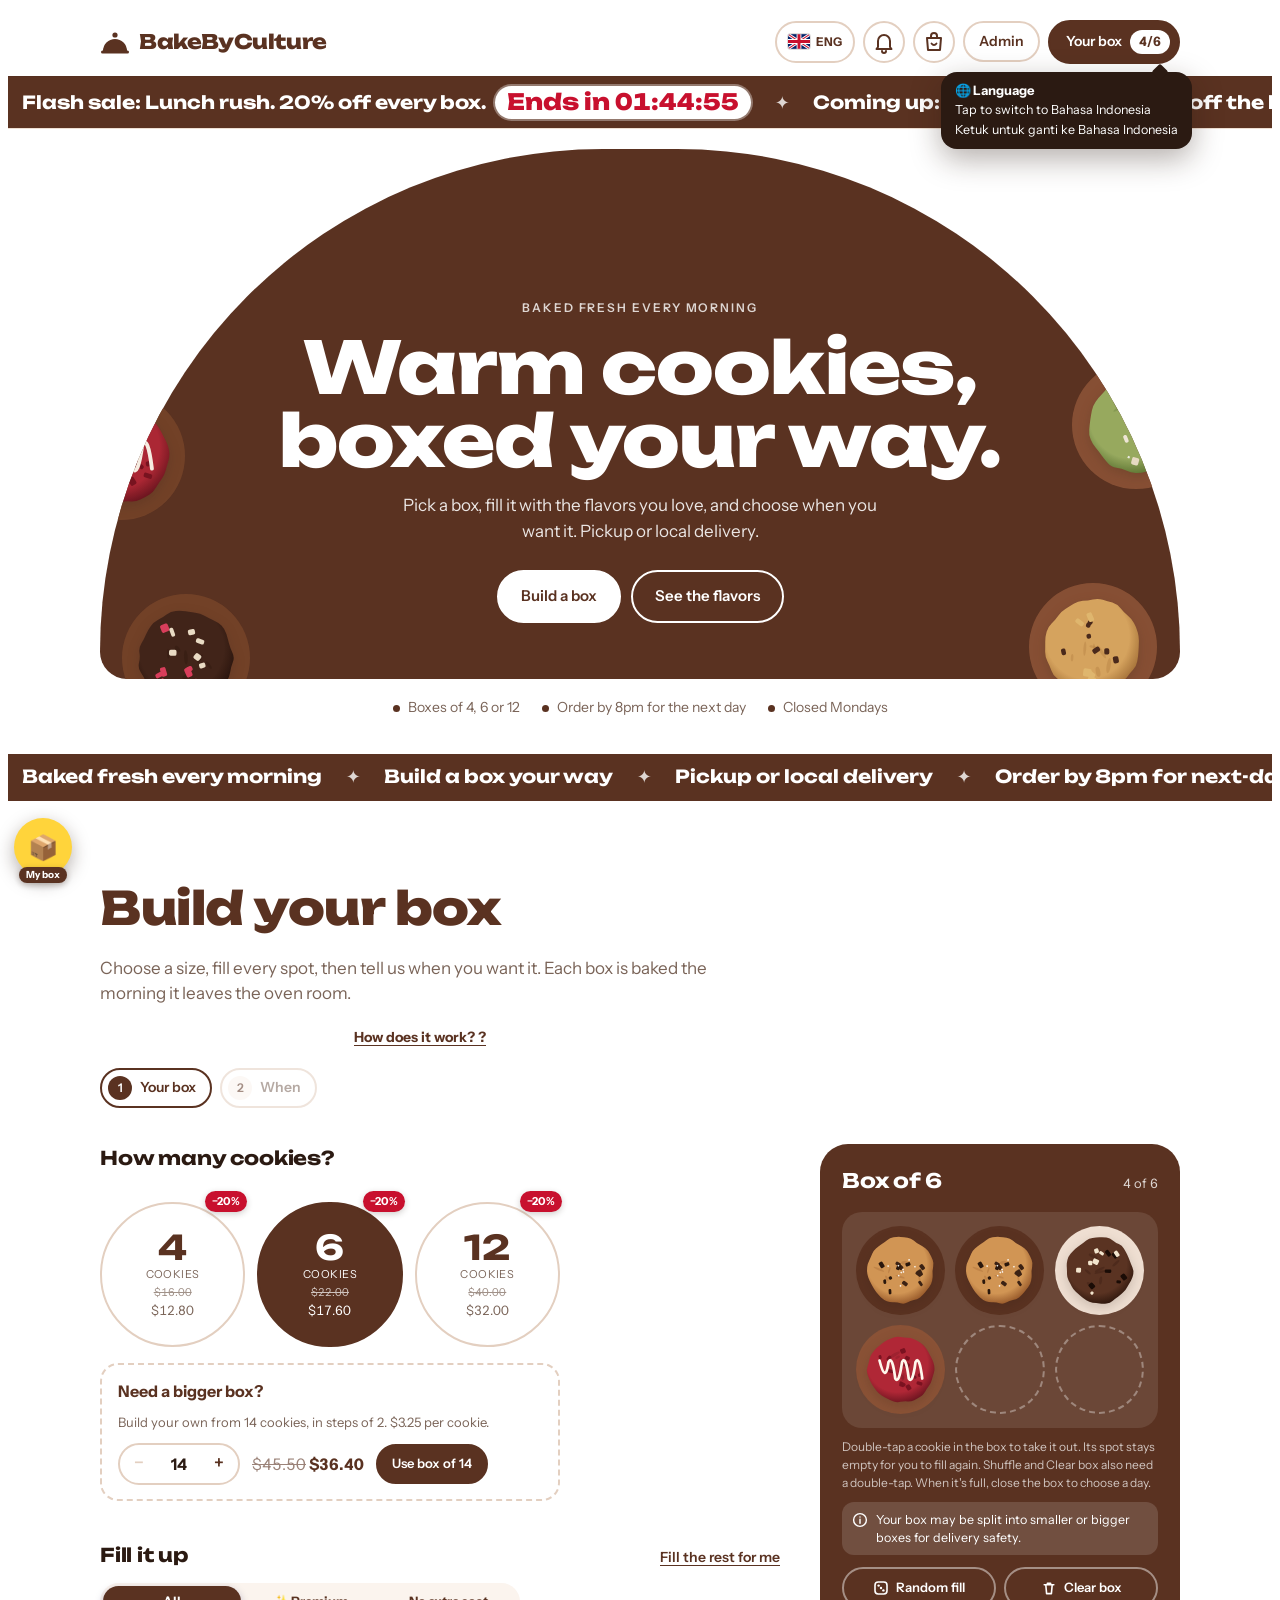
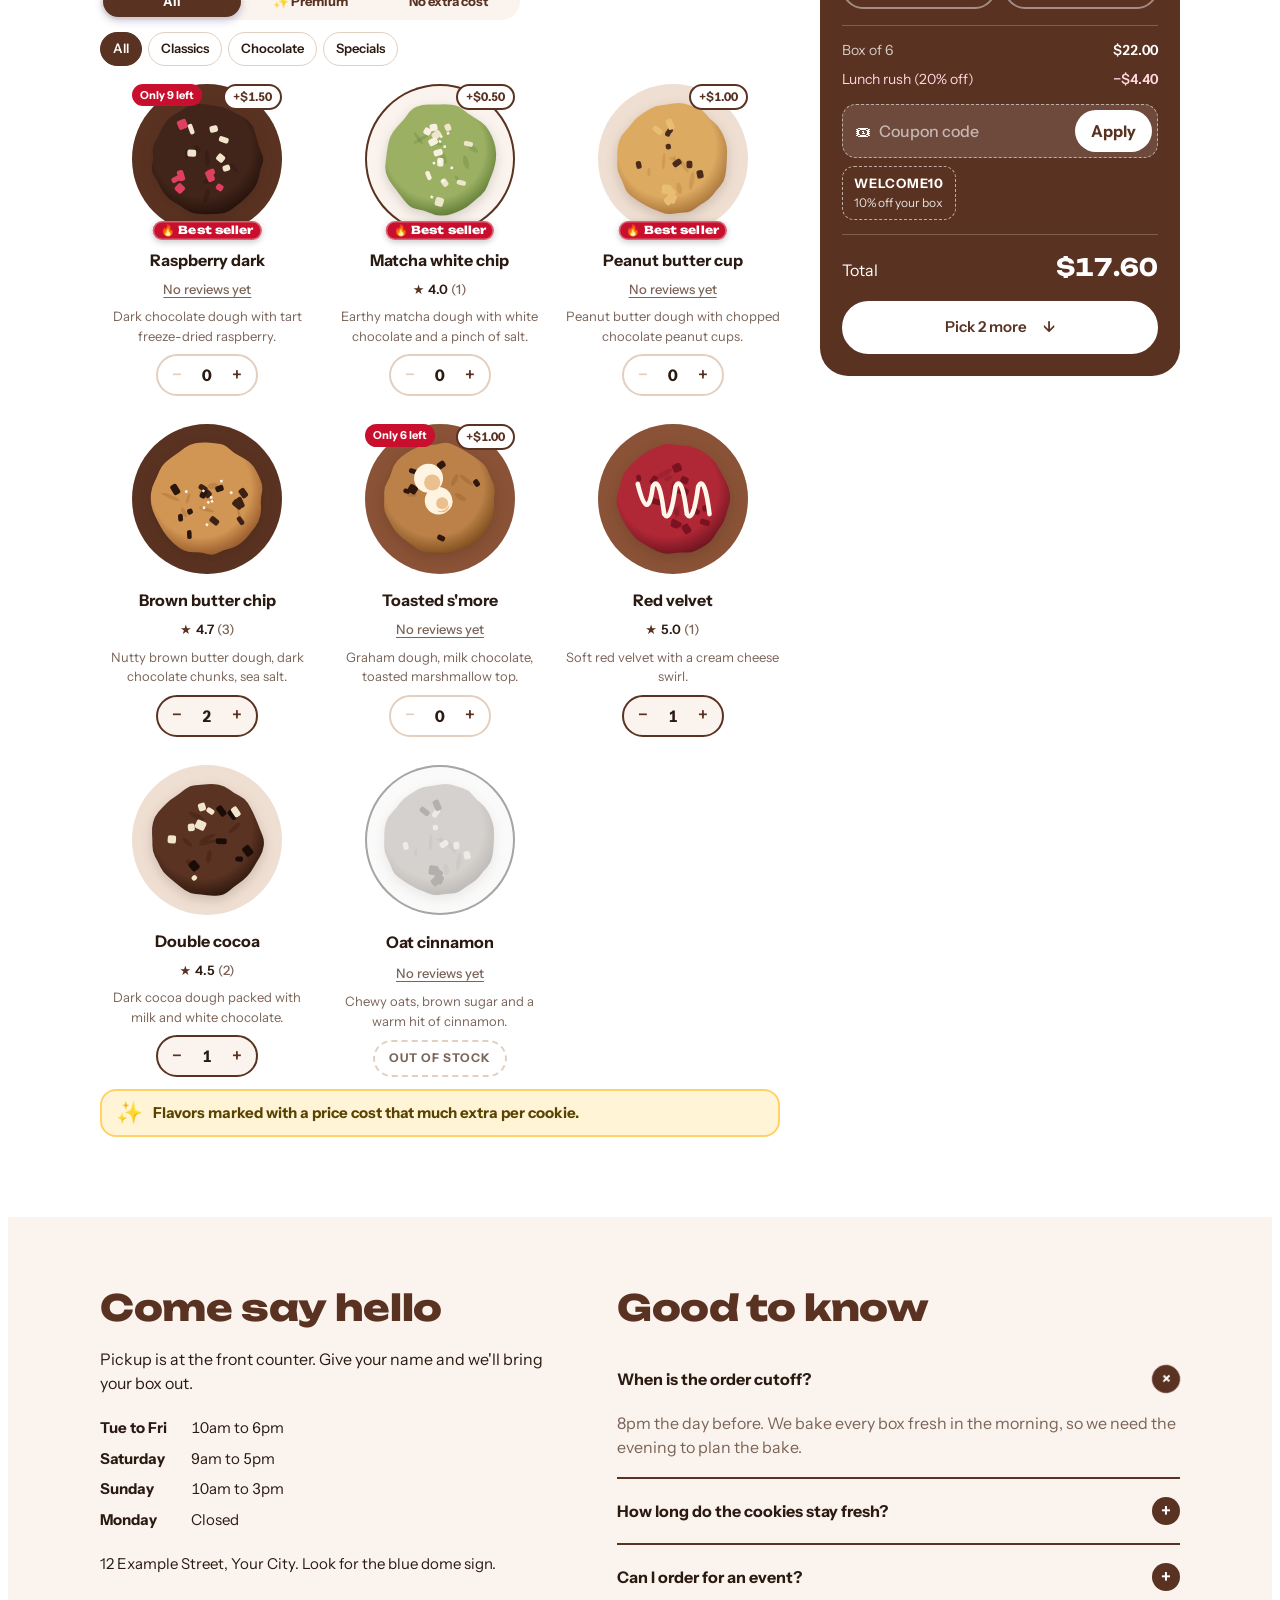
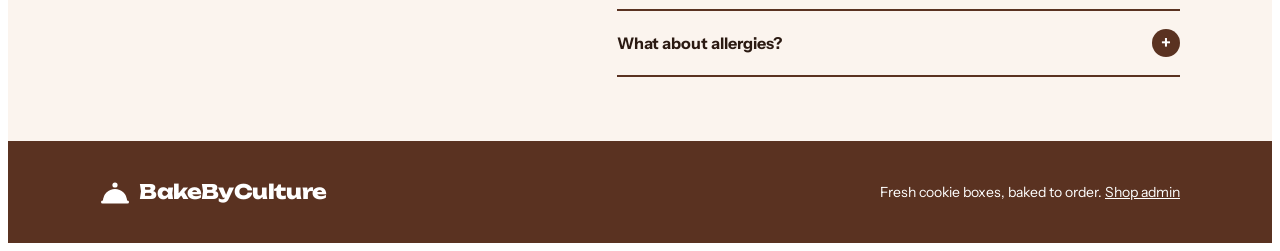
<file: src/index.html>
<!doctype html>
<html lang="en">
<head>
<meta charset="utf-8">
<meta name="viewport" content="width=device-width, initial-scale=1">
<meta name="theme-color" content="#5A3221">
<meta name="referrer" content="strict-origin-when-cross-origin">
<title>BakeByCulture Cookie Boxes</title>
<link rel="icon" href="data:image/svg+xml,%3Csvg xmlns='http://www.w3.org/2000/svg' viewBox='0 0 32 32'%3E%3Ccircle cx='16' cy='16' r='15' fill='%23000096'/%3E%3C/svg%3E">
<link rel="preconnect" href="https://fonts.googleapis.com">
<link rel="preconnect" href="https://fonts.gstatic.com" crossorigin>
<link rel="stylesheet" href="https://fonts.googleapis.com/css2?family=Unbounded:wght@500;700;800&family=Instrument+Sans:wght@400;500;600;700&display=swap">
<link rel="stylesheet" href="styles.css">
<style>body.dd-load #storeView,body.dd-load .bar,body.dd-load #fab,body.dd-load .toast{visibility:hidden}body.dd-load::before{content:"";position:fixed;left:50%;top:42%;width:34px;height:34px;margin:-17px 0 0 -17px;border:4px solid #d6d8f5;border-top-color:#5A3221;border-radius:50%;animation:ddspin .8s linear infinite;z-index:5}@keyframes ddspin{to{transform:rotate(360deg)}}</style>
</head>
<body class="dd-load">

<!-- ================= SHOP ================= -->
<div id="storeView">
<header class="top">
  <div class="wrap">
    <a class="logo" href="#top" aria-label="BakeByCulture home">
      <span id="logoMark"><svg viewBox="0 0 30 24" aria-hidden="true"><path d="M3 21a12 12 0 0 1 24 0Z" fill="currentColor"/><circle cx="15" cy="5" r="2.6" fill="currentColor"/><rect x="1" y="20.5" width="28" height="3" rx="1.5" fill="currentColor"/></svg></span><span id="brandTxt">BakeByCulture</span>
    </a>
    <div class="top-actions">
      <button class="langbtn" id="langBtn" type="button" aria-label="Language"></button>
      <div class="langtip" id="langTip" role="status" hidden></div>
      <button class="bagbtn snowbtn" id="snowBtn" type="button" aria-label="Turn the falling effect on or off" aria-pressed="true" hidden></button>
      <div class="langtip" id="snowTip" role="status" hidden></div>
      <button class="bagbtn rvstar" id="rvStar" type="button" aria-label="Rate your order" hidden></button>
      <div class="langtip" id="rvTip" role="status" hidden></div>
      <button class="bagbtn bellbtn" id="bellBtn" type="button" aria-label="Notifications" aria-haspopup="dialog" aria-expanded="false"><svg viewBox="0 0 24 24" aria-hidden="true"><path d="M6 17V11a6 6 0 0 1 12 0v6l1.5 2h-15L6 17Z" fill="none" stroke="currentColor" stroke-width="2" stroke-linejoin="round"/><path d="M10 21a2 2 0 0 0 4 0" fill="none" stroke="currentColor" stroke-width="2" stroke-linecap="round"/></svg><span class="bagn" id="bellCount" hidden></span></button>
      <button class="bagbtn" id="moBtn" type="button" aria-label="My orders" title="My orders"><svg class="bagsvg" viewBox="0 0 24 24" aria-hidden="true"><path d="M5 8h14l-1 12H6L5 8Z" fill="none" stroke="currentColor" stroke-width="2" stroke-linejoin="round"/><path d="M9 8V6a3 3 0 0 1 6 0v2" fill="none" stroke="currentColor" stroke-width="2" stroke-linecap="round"/><path d="M9.5 13.5c.7 1 1.6 1.5 2.5 1.5s1.8-.5 2.5-1.5" fill="none" stroke="currentColor" stroke-width="1.8" stroke-linecap="round"/></svg><span class="bagn" id="moCount" hidden></span></button>
      <a class="adminlink" href="#admin" aria-label="Admin">Admin</a>
      <button class="pill" id="pillBtn" type="button">Your box <b id="pillCount">0/6</b></button>
    </div>
  </div>
  <div class="flash" id="flash" hidden aria-live="polite"></div>
</header>
<main id="top">
  <section class="hero wrap">
    <div class="dome" id="dome">
      <div class="hm" id="heroMedia" aria-hidden="true"></div><div class="ho" id="heroOverlay" aria-hidden="true"></div>
      <p class="eyebrow" id="heroEyebrow">Baked fresh every morning</p>
      <h1 id="heroTitle">Warm cookies, boxed your way.</h1>
      <p class="lede" id="heroLede">Pick a box, fill it with the flavors you love, and choose when you want it. Pickup or local delivery.</p>
      <div class="hero-ctas">
        <a class="btn btn-white" id="heroBtn1" href="#build">Build a box</a>
        <a class="btn btn-ghost" id="heroBtn2" href="#menu">See the flavors</a>
      </div>
    </div>
    <div class="hero-strip" id="heroStrip"></div>
  </section>

  <div id="lpTop"></div>
  <div class="marq" id="marq" hidden></div>

  <div class="wrap"><button class="rvc" id="rvCard" type="button" hidden></button></div>
  <section class="build wrap" id="build">
    <div class="editbar" id="editBar" hidden></div>
    <div class="build-head">
      <h2 id="buildTitle">Build your box</h2>
      <p id="buildIntro">Choose a size, fill every spot, then tell us when you want it. Each box is baked the morning it leaves the oven room.</p>
      <button class="linkbtn gtbtn" id="gtBtn" type="button">How does it work? <span aria-hidden="true">?</span></button>
      <div class="steps" role="tablist">
        <button class="step" id="tab1" type="button" aria-current="step"><i>1</i>Your box</button>
        <button class="step" id="tab2" type="button"><i>2</i>When</button>
      </div>
    </div>

    <div class="build-grid">
      <div class="build-main">
        <div id="step1">
          <div class="block">
            <h3 class="q">How many cookies?</h3>
            <div class="sizes" id="sizes"></div>
            <div class="fdhint" id="fdHint" hidden></div>
            <div class="gifthint" id="giftHint" hidden></div>
            <div class="custom" id="customBox" hidden></div>
          </div>
          <div class="block" id="menu">
            <div class="qrow">
              <h3 class="q">Fill it up</h3>
              <button class="linkbtn" id="fillRest" type="button">Fill the rest for me</button>
            </div>
            <div class="tierseg" id="tierSeg" role="group" aria-label="Show flavors" hidden><button type="button" data-tier="all" aria-pressed="true">All</button><button type="button" data-tier="prem" aria-pressed="false">✨ Premium</button><button type="button" data-tier="reg" aria-pressed="false">No extra cost</button></div>
            <div class="chips catbar" id="catBar" hidden></div>
            <div class="menu" id="menuGrid"></div>
            <p class="hint xhint" id="xtraHint" hidden><span class="xic" aria-hidden="true">✨</span><span class="xtx">Flavors marked with a price cost that much extra per cookie.</span></p>
          </div>
        </div>

        <div id="step2" hidden>
          <div class="block">
            <h3 class="q">How would you like it?</h3>
            <div class="choice" id="modes">
            </div>
            <p class="hint" id="modeHint"></p>
            <p class="hint cnote" id="cnoteSd" hidden></p>
          </div>
          <div class="block" id="dayBlock">
            <h3 class="q">Which day?</h3>
            <div class="days" id="days"></div>
            <p class="hint" id="daysHint"></p>
          </div>
          <div class="block" id="timeBlock">
            <h3 class="q">What time?</h3>
            <div class="choice" id="times"></div>
            <p class="hint cnote" id="cnoteSch" hidden></p>
          </div>
          <div class="block" id="extrasBlock">
            <h3 class="q">Add extras</h3>
            <div class="extras" id="extras"></div>
          </div>
          <div class="block">
            <label class="flbl" for="giftNote">Gift note</label>
            <textarea id="giftNote" rows="3" placeholder="Happy birthday, Sari! Love, Dimas"></textarea>
          </div>
          <div class="block">
            <button class="btn btn-line" id="backBtn" type="button">← Back to your box</button>
          </div>
        </div>
      </div>

      <aside class="boxpanel" aria-label="Your box">
        <div class="bp-head"><h3 id="bpTitle">Box of 6</h3><span class="bpdone" id="bpDone" hidden>✓ Box completed</span><span id="bpCount" class="num">0 of 6</span></div>
        <div class="slotwrap" id="slotWrap"><div class="slots" id="slots"></div>
          <div class="boxlid" id="boxLid" role="button" tabindex="-1" aria-label="Your box is closed. Double-tap to open it." hidden><div class="lidin">
            <div class="lg"><span class="lgm" id="lidMark"></span><b id="lidName">BakeByCulture</b></div>
            <i class="rib rv"></i><i class="rib rh"></i><span class="shine"></span>
            <svg class="bow" viewBox="0 0 86 64" aria-hidden="true"><path d="M40 34 L26 62 L33 58 L38 63 L44 36Z" fill="#D02A44"/><path d="M46 34 L60 62 L53 58 L48 63 L42 36Z" fill="#D02A44"/><path d="M43 30 C30 6 4 4 6 22 C8 38 30 36 43 30Z" fill="#E8384F" stroke="#B81E3A" stroke-width="2"/><path d="M43 30 C56 6 82 4 80 22 C78 38 56 36 43 30Z" fill="#E8384F" stroke="#B81E3A" stroke-width="2"/><circle cx="43" cy="31" r="8" fill="#F45B6E" stroke="#B81E3A" stroke-width="2"/></svg>
            <span class="lidlock" aria-hidden="true"><svg viewBox="0 0 24 24"><rect x="5" y="10.5" width="14" height="10" rx="2.5" fill="#5A3221"/><path d="M8 10.5V8a4 4 0 0 1 8 0v2.5" fill="none" stroke="#5A3221" stroke-width="2.4" stroke-linecap="round"/><circle cx="12" cy="15.5" r="1.6" fill="#FFD43B"/></svg></span>
          </div></div></div>
        <p class="bp-hint">Double-tap a cookie in the box to take it out. Its spot stays empty for you to fill again. Shuffle and Clear box also need a double-tap. When it's full, close the box to choose a day.</p>
        <p class="bp-note"><svg viewBox="0 0 20 20" aria-hidden="true"><circle cx="10" cy="10" r="8" fill="none" stroke="currentColor" stroke-width="1.8"/><path d="M10 9v5M10 6.2v.1" stroke="currentColor" stroke-width="1.8" stroke-linecap="round"/></svg><span>Your box may be split into smaller or bigger boxes for delivery safety.</span></p>
        <div class="bp-tools">
          <button class="tool" id="randBtn" type="button"><svg viewBox="0 0 20 20" aria-hidden="true"><rect x="2.5" y="2.5" width="15" height="15" rx="4" fill="none" stroke="currentColor" stroke-width="2"/><circle cx="7" cy="7" r="1.5" fill="currentColor"/><circle cx="13" cy="13" r="1.5" fill="currentColor"/><circle cx="10" cy="10" r="1.5" fill="currentColor"/></svg><span id="randLabel">Random fill</span></button>
          <button class="tool" id="clearBtn" type="button"><svg viewBox="0 0 20 20" aria-hidden="true"><path d="M4 6h12M8 6V4h4v2M6 6l1 11h6l1-11" fill="none" stroke="currentColor" stroke-width="2" stroke-linecap="round" stroke-linejoin="round"/></svg>Clear box</button>
          <button class="tool openbox" id="openBtn" type="button" hidden>🔓 Open box</button>
        </div>
        <dl class="lines" id="lines"></dl>
        <div class="giftwrap" id="giftBox" hidden></div>
        <div class="cpn" id="cpn">
          <div class="cpn-ap" id="cpnAp" hidden></div>
          <form class="cpn-f" id="cpnForm" autocomplete="off"><span class="cpn-ic" aria-hidden="true">🎟</span><input id="cpnIn" class="cpn-in" placeholder="Coupon code" maxlength="20" aria-label="Coupon code" autocapitalize="characters" spellcheck="false"><button class="cpn-b" type="submit">Apply</button></form>
          <p class="cpn-m" id="cpnMsg" role="status" hidden></p>
          <div class="cpn-ch" id="cpnCh"></div>
        </div>
        <div class="total"><span>Total</span><strong id="total">$0.00</strong></div>
        <button class="btn cta" id="panelCta" type="button">Pick 6 more</button>
        <p class="ctamsg" id="ctaMsg" role="alert" hidden>Please choose a courier first.</p>
      </aside>
    </div>
  </section>

  <div id="lpBottom"></div>
  <div class="marq" id="marq2" hidden></div>
  <section class="visit" id="visit">
    <div class="wrap visit-grid">
      <div>
        <h2 id="visitTitle">Come say hello</h2>
        <p id="visitText">Pickup is at the front counter. Give your name and we'll bring your box out.</p>
        <dl class="hours" id="hours"></dl>
        <p class="addr" id="addr"></p>
      </div>
      <div class="faq">
        <h2 id="faqTitle">Good to know</h2>
        <div id="faqList"></div>
      </div>
    </div>
  </section>
</main>

<footer id="siteFoot">
  <div class="wrap">
    <span class="logo"><span id="ftMark"><svg viewBox="0 0 30 24" aria-hidden="true"><path d="M3 21a12 12 0 0 1 24 0Z" fill="currentColor"/><circle cx="15" cy="5" r="2.6" fill="currentColor"/><rect x="1" y="20.5" width="28" height="3" rx="1.5" fill="currentColor"/></svg></span><span id="ftBrand">BakeByCulture</span></span>
    <span><span id="ftText">Fresh cookie boxes, baked to order.</span> <a href="#admin">Shop admin</a></span>
  </div>
  <div class="wrap"><div class="ft-social" id="ftSocial" hidden></div></div>
</footer>

<div class="sheet" id="moSheet" hidden role="dialog" aria-modal="true" aria-label="My orders"><div class="sheet-card" id="moCard"></div></div>
<div class="bell-pop" id="bellPop" hidden role="dialog" aria-label="Notifications"><div class="bell-h"><b>🔔 Notifications</b><button class="x" type="button" data-bellclose aria-label="Close">✕</button></div><div class="bell-tabs" id="bellTabs" role="tablist"></div><div class="bell-list" id="bellList"></div></div>
<div class="gsheet" id="giftSheet" hidden><div class="gs-dim" data-gsclose></div><div class="gs-card" role="dialog" aria-modal="true" aria-labelledby="gsTitle"><button class="x gs-x" type="button" data-gsclose aria-label="Close">✕</button><div id="gsBody"></div></div></div>
<div class="pp-pop" id="ppPop" hidden role="dialog" aria-modal="true" aria-label="Payment proof sent"><div class="pp-fx" id="ppFx" aria-hidden="true"></div><div class="pp-card" id="ppCard"></div></div>
<div class="rnpop" id="rnPop" hidden role="status" aria-live="polite"></div>
<div class="sheet center" id="gdSheet" hidden role="alertdialog" aria-modal="true" aria-labelledby="gdTitle"><div class="sheet-card cw-card" id="gdCard"></div></div>
<div class="sheet center" id="slowSheet" hidden role="alertdialog" aria-modal="true" aria-labelledby="slowTitle"><div class="sheet-card cw-card sl-card" id="slowCard"></div></div>
<div class="sheet center" id="cwSheet" hidden role="alertdialog" aria-modal="true" aria-labelledby="cwTitle"><div class="sheet-card cw-card" id="cwCard"></div></div>
<div class="sheet" id="sdSheet" hidden role="dialog" aria-modal="true" aria-label="Sameday shipment"><div class="sheet-card sd-card" id="sdCard"></div></div>
<div class="sheet" id="rvSheet" hidden role="dialog" aria-modal="true" aria-label="Flavor reviews"><div class="sheet-card" id="rvCard"></div></div>
<div class="sheet" id="apSheet" hidden role="dialog" aria-modal="true" aria-label="Become an affiliator"><div class="sheet-card" id="apCard"></div></div>

<div class="bar" aria-live="polite">
  <div><strong id="barTotal">$0.00</strong><small id="barSub">0 of 6 picked</small></div>
  <div class="barr"><button class="barrand" id="barRand" type="button" hidden aria-label="Random fill"></button><button class="btn" id="barCta" type="button">Pick 6 more</button></div>
</div>
<button class="fab" id="fab" type="button" hidden aria-label="Show my box"><span class="fab-pl" id="fabPl"><span class="fab-ic" id="fabIc" aria-hidden="true"></span></span><small class="fab-tx" id="fabTx"></small></button>

<div class="sheet" id="bsPop" hidden role="dialog" aria-modal="true" aria-labelledby="bsPopTitle">
  <div class="sheet-card">
    <div class="sheet-top"><h3 id="bsPopTitle">Choose a courier</h3><span class="bsbr"><button class="x" id="bsTourBtn" type="button" aria-label="Show the tour">?</button><button class="x" id="bsPopX" type="button" aria-label="Close">✕</button></span></div>
    <div class="form" id="bsPopBody"><div class="field" id="bsPhoneF"><label for="bsPhone">WhatsApp number</label><input id="bsPhone" type="tel" inputmode="numeric" maxlength="24" autocomplete="tel-national" placeholder="Numbers only, e.g. 81234567890"><p class="note" style="margin:4px 0 0">We need it to find your address and show courier prices.</p></div></div>
    <button class="btn btn-blue" id="bsPopDone" type="button" style="width:100%;margin-top:14px">Done</button>
  </div>
</div>
<div id="bsTour" hidden><div id="bsHole"></div><div id="bsTcard" role="dialog" aria-live="polite"><h4 id="bsTt"></h4><p id="bsTm"></p><p class="bstex" id="bsTe" hidden></p><div class="bstrow"><button type="button" class="bsskip" id="bsTskip">Skip tour</button><span class="bsdots" id="bsTdots"></span><button type="button" class="bsnext" id="bsTnext">Next</button></div></div></div>
<div class="rvpop" id="rvPop" hidden role="dialog" aria-modal="true"></div>
<div id="gt" hidden><div id="gtHole"></div><div id="gtCard" role="dialog" aria-live="polite"><h4 id="gtT"></h4><p id="gtM"></p><div class="gtrow"><button type="button" class="gtskip" id="gtSkip">Skip tour</button><span class="gtdots" id="gtD"></span><button type="button" class="gtnext" id="gtN">Next</button></div></div></div>
<div class="sheet" id="sheet" hidden role="dialog" aria-modal="true" aria-labelledby="sheetTitle">
  <div class="sheet-card">
    <div id="checkoutView">
      <div class="sheet-top"><h3 id="sheetTitle">Checkout</h3><button class="x" id="closeSheet" type="button" aria-label="Close">✕</button></div>
      <div class="summary" id="summary"></div>
      <form class="form" id="coForm" novalidate>
        <h4>Contact</h4>
        <div class="field"><label for="coName">Full name</label><input id="coName" required autocomplete="name"></div>
        <div class="field"><label for="coPhone">WhatsApp number</label><input id="coPhone" type="tel" inputmode="numeric" pattern="[0-9]{8,15}" maxlength="24" required autocomplete="tel-national" placeholder="Numbers only, e.g. 81234567890"></div>
        <div class="field"><label for="coEmail">Email</label><input id="coEmail" type="email" required autocomplete="email"></div>
        <div class="field"><span class="flbl" style="font-weight:600;font-size:14px">Send order updates by</span>
          <div style="display:flex;flex-wrap:wrap;gap:6px 18px"><label class="chk"><input type="radio" name="coNotify" value="whatsapp"> WhatsApp</label><label class="chk"><input type="radio" name="coNotify" value="email"> Email</label><label class="chk"><input type="radio" name="coNotify" value="both" checked> Both</label></div></div>
        <div class="field" id="addrFields" hidden><label for="coAddr">Delivery address</label><textarea id="coAddr" rows="3" autocomplete="street-address" placeholder="Street, number, area, city"></textarea>
          <p class="addrwarn" role="note">⚠️ <b>Please make sure your address is really accurate.</b> We're not responsible for deliveries to a wrong address.</p>
          <div class="placex" id="placeNoteWrap" hidden><label for="coDNote">Note for the driver <small class="note">(optional)</small></label><textarea id="coDNote" rows="2" maxlength="200" placeholder="e.g. Green gate next to Indomaret, house no. 6, ring the bell"></textarea></div>
          <div class="placex" id="placePhotoWrap" hidden><span class="flbl">Photo of your place <small class="note">(optional)</small></span>
            <div class="colin" style="flex-wrap:wrap"><label class="ghost mqbtn" id="coPhotoBtn">📷 Add photo<input type="file" accept="image/*" hidden id="coPhoto"></label><img id="coPhotoPrev" class="placeprev" hidden alt="Your place"><button type="button" class="ghost" id="coPhotoRm" hidden>Remove</button></div>
            <small class="note">Helps the courier find you. Only the shop and you can see it, and it's deleted a few days after delivery.</small></div></div>
        <div class="field bssum" id="bsSum" hidden></div>
        <div class="field bsbox" id="bsBox" hidden>
          <span class="flbl" style="font-weight:600;font-size:14px">Courier</span>
          <p class="note" style="margin:2px 0 8px">Search your area, then pick a courier. The price is for this order only.</p>
          <div class="bsrow"><input id="bsArea" placeholder="Area, sub-district or postal code" autocomplete="off" aria-label="Delivery area"><div class="bslist" id="bsAreaList" hidden></div></div>
          <div class="bsbtns"><button type="button" class="ghost" id="bsFind">📍 Find my address on the map</button><button type="button" class="ghost" id="bsGeo">Use my current location</button><button type="button" class="ghost" id="bsPick">🗺️ Pick on the map</button></div>
          <div class="bsmap" id="bsMap" hidden></div>
          <p class="note" id="bsMapHint" hidden style="margin:4px 0 0">Drag the pin (or tap the map) to your exact door. Prices update by themselves.</p>
          <button type="button" class="btn btn-blue btn-sm" id="bsMapDone" hidden style="margin-top:8px">✓ Done, hide the map</button>
          <p class="note" id="bsPlace" hidden></p>
          <div class="bsopts" id="bsOpts"></div>
          <p class="err" id="bsErr" hidden></p>
        </div>
        <p class="err" id="coErr" hidden></p>
        <button class="btn btn-blue" type="submit" id="placeBtn">Place order</button>
        <p class="note" id="coNote"></p>
      </form>
    </div>
    <div id="doneView" hidden>
      <div class="done-box" id="doneBox">
        <div id="dnFx" aria-hidden="true"></div>
        <div class="badge" id="doneBadge">✓</div>
        <h3 id="doneTitle">Order placed</h3>
        <p id="doneText"></p>
        <span class="code" id="doneCode"></span>
        <p class="dn-urgent" id="doneUrgent"></p>
        <div class="dn-cd" id="doneCd"></div>
        <div class="dn-pm" id="donePM"></div>
        <button class="btn btn-blue dn-pay" id="donePay" type="button">Pay now</button>
        <button class="btn btn-ghost-blue" id="newBox" type="button">Build another box</button>
        <button class="linkbtn dn-track" id="doneClose" type="button">Track my order</button>
      </div>
    </div>
  </div>
</div>
</div>

<!-- ================= ADMIN ================= -->
<div id="adminView" hidden>
  <div class="al-stack" id="alStack" aria-live="assertive"></div>
  <div class="admin">
    <aside class="side">
      <span class="logo" id="adLogo"><span id="adLogoMark"><svg viewBox="0 0 30 24" aria-hidden="true"><path d="M3 21a12 12 0 0 1 24 0Z" fill="#fff"/><circle cx="15" cy="5" r="2.6" fill="#fff"/><rect x="1" y="20.5" width="28" height="3" rx="1.5" fill="#fff"/></svg></span><span id="adLogoName">BakeByCulture</span></span>
      <span class="role">Shop admin</span>
      <nav class="nav" id="anav">
        <button type="button" data-tab="dashboard"><span class="nl"><span class="ni" aria-hidden="true">📊</span>Dashboard</span></button>
        <button type="button" data-tab="orders"><span class="nl"><span class="ni" aria-hidden="true">📋</span>Orders</span><span class="count" id="cOrders"></span></button>
        <button type="button" data-tab="complaints"><span class="nl"><span class="ni" aria-hidden="true">⚠️</span>Complaints</span><span class="count" id="cComplaints"></span></button>
        <button type="button" data-tab="customers"><span class="nl"><span class="ni" aria-hidden="true">👥</span>Customers</span></button>
        <button type="button" data-tab="products"><span class="nl"><span class="ni" aria-hidden="true">🍪</span>Flavors</span><span class="count" id="cProducts"></span></button>
        <button type="button" data-tab="badges"><span class="nl"><span class="ni" aria-hidden="true">🏅</span>Badges</span></button>
        <button type="button" data-tab="sales"><span class="nl"><span class="ni" aria-hidden="true">⚡</span>Flash sales</span><span class="count live" id="cSales"></span></button>
        <button type="button" data-tab="coupons"><span class="nl"><span class="ni" aria-hidden="true">🎟️</span>Coupons</span><span class="count" id="cCoupons"></span></button>
        <button type="button" data-tab="boxes"><span class="nl"><span class="ni" aria-hidden="true">📦</span>Boxes &amp; extras</span></button>
        <button type="button" data-tab="notify"><span class="nl"><span class="ni" aria-hidden="true">🔔</span>Notifications</span></button>
        <button type="button" data-tab="announcer"><span class="nl"><span class="ni" aria-hidden="true">📢</span>Announcer</span></button>
        <button type="button" data-tab="hero"><span class="nl"><span class="ni" aria-hidden="true">🖼️</span>Top banner</span></button>
        <button type="button" data-tab="landing"><span class="nl"><span class="ni" aria-hidden="true">🏠</span>Landing page</span></button>
        <button type="button" data-tab="marquee"><span class="nl"><span class="ni" aria-hidden="true">🎞️</span>Marquee banner</span></button>
        <button type="button" data-tab="revrew"><span class="nl"><span class="ni" aria-hidden="true">⭐</span>Review rewards</span></button>
        <button type="button" data-tab="delivery"><span class="nl"><span class="ni" aria-hidden="true">🛵</span>Delivery &amp; courier</span></button>
        <button type="button" data-tab="labels"><span class="nl"><span class="ni" aria-hidden="true">🏷️</span>Shipping labels</span></button>
        <button type="button" data-tab="settings"><span class="nl"><span class="ni" aria-hidden="true">⚙️</span>Shop settings</span></button>
        <button type="button" data-tab="prelaunch"><span class="nl"><span class="ni" aria-hidden="true">🚀</span>Pre-launch</span></button>
        <button type="button" data-tab="affiliates"><span class="nl"><span class="ni" aria-hidden="true">🤝</span>Affiliates</span></button>
        <button type="button" data-tab="afcoupons"><span class="nl"><span class="ni" aria-hidden="true">🎟️</span>Affiliate coupons</span></button>
        <button type="button" data-tab="security"><span class="nl"><span class="ni" aria-hidden="true">🛡️</span>Security</span><span class="count" id="cSec" hidden></span></button>
        <button type="button" data-tab="log"><span class="nl"><span class="ni" aria-hidden="true">📜</span>Activity</span></button>
        <button type="button" data-tab="team"><span class="nl"><span class="ni" aria-hidden="true">🧑‍🍳</span>Team</span></button>
      </nav>
      <a class="btn btn-white btn-sm viewshop" href="#shop">View shop →</a>
      <span class="role" id="syncSt" hidden></span>
      <button type="button" class="btn btn-white btn-sm" id="signOut" hidden style="margin-top:8px">Sign out</button>
    </aside>
    <main class="amain" id="amain"></main>
  </div>
  <div class="drawer" id="drawer" hidden></div>
  <div class="sheet" id="modal" hidden role="dialog" aria-modal="true" aria-labelledby="modalTitle"><div class="sheet-card" id="modalCard"></div></div>
</div>
<div class="toast" id="toast" hidden role="status"></div>


<noscript><p style="padding:24px;font-family:sans-serif">Please turn on JavaScript to order cookies.</p></noscript>
<script src="config.js"></script>
<script src="backend.js"></script>
<script src="sb.js"></script>
<script src="i18n-dict.js"></script>
<script src="i18n.js"></script>
<script src="app.js"></script>
</body>
</html>
</file>
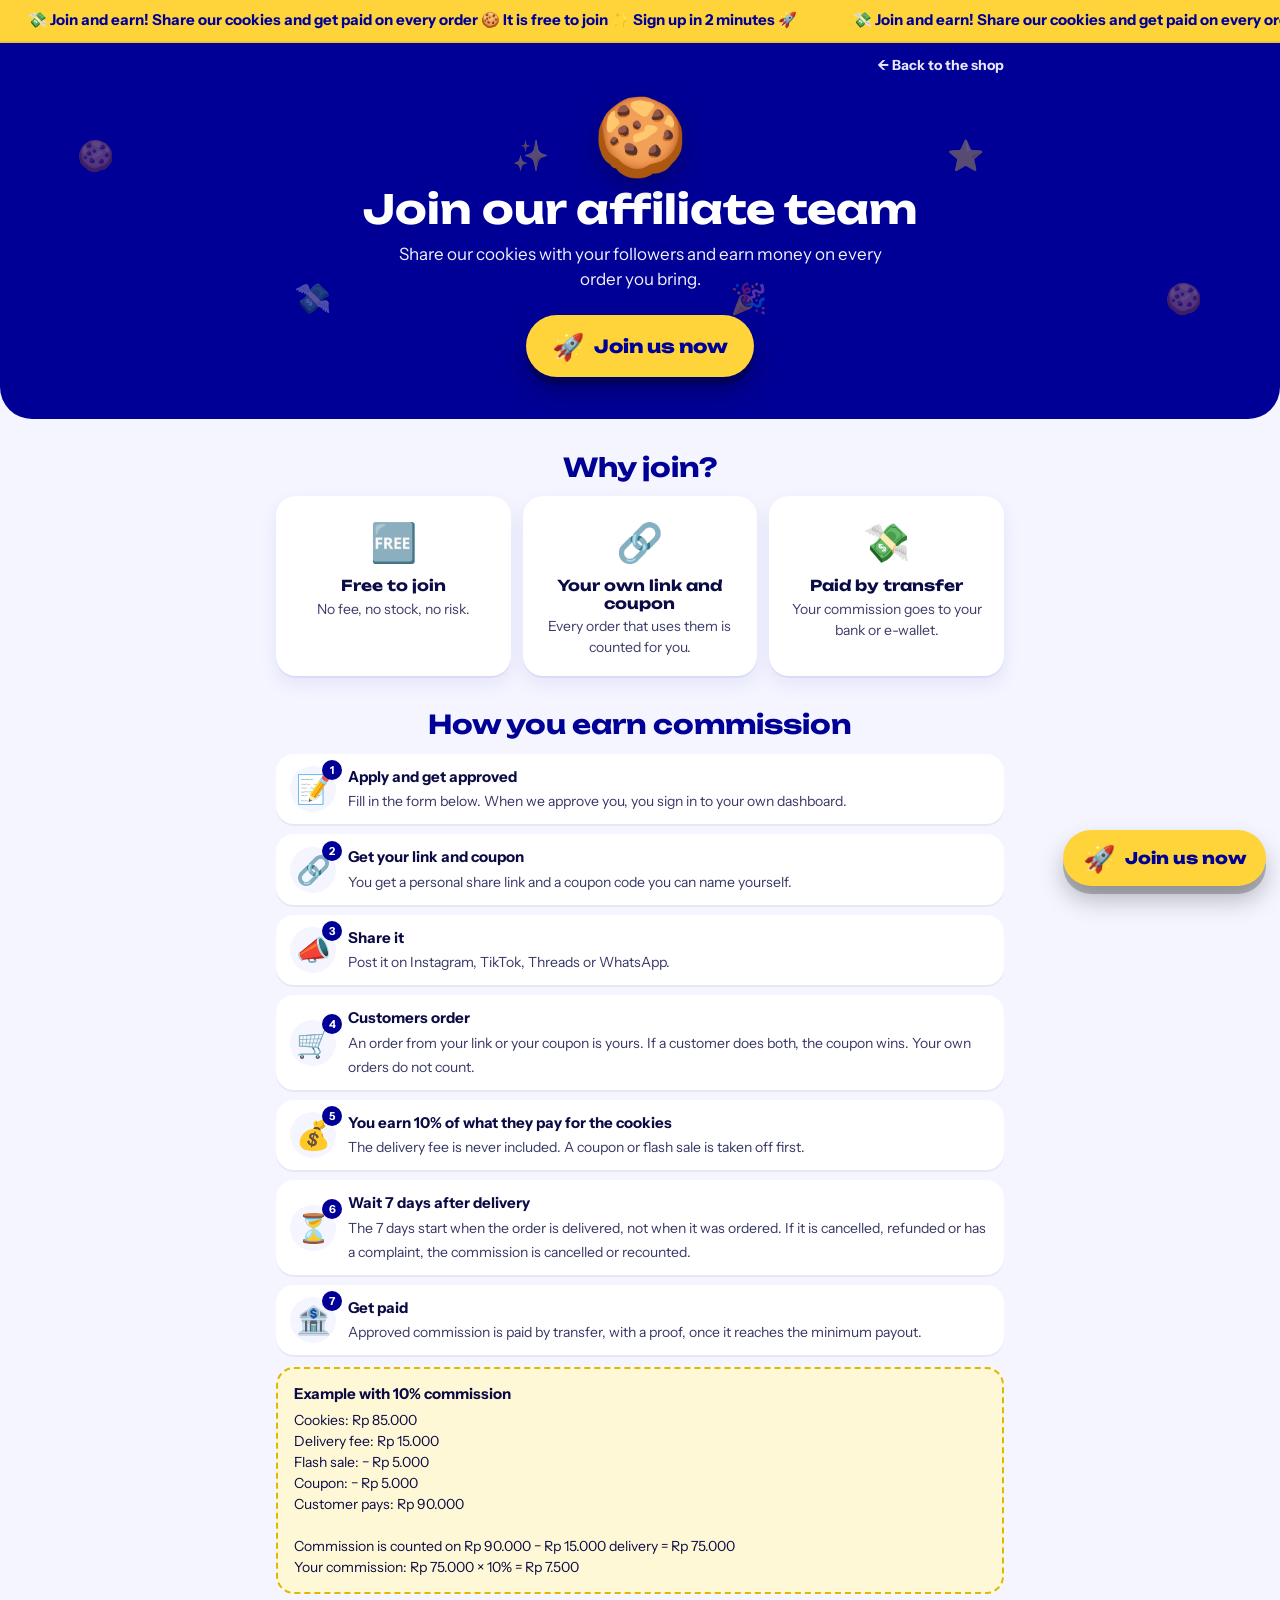
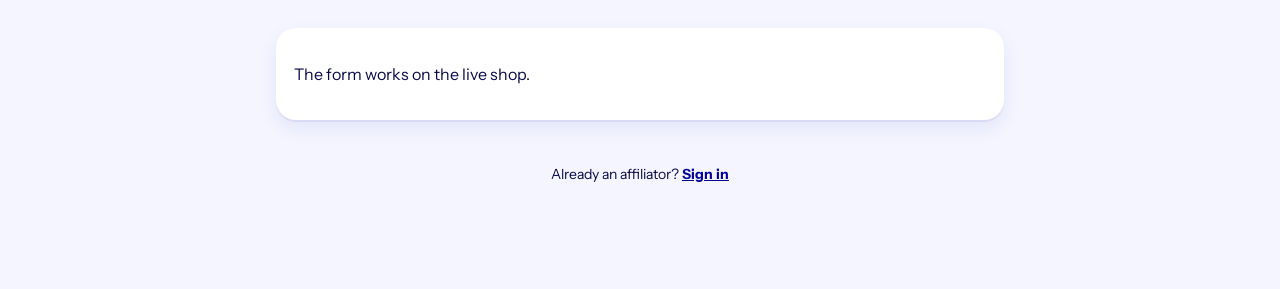
<file: site/join.html>
<!doctype html>
<html lang="en">
<head>
<meta charset="utf-8">
<meta name="viewport" content="width=device-width, initial-scale=1, viewport-fit=cover">
<meta name="theme-color" content="#000096">
<meta name="referrer" content="strict-origin-when-cross-origin">
<title>Join our affiliate team</title>
<link rel="icon" href="data:image/svg+xml,%3Csvg xmlns='http://www.w3.org/2000/svg' viewBox='0 0 32 32'%3E%3Ccircle cx='16' cy='16' r='15' fill='%23000096'/%3E%3C/svg%3E">
<link rel="preconnect" href="https://fonts.googleapis.com">
<link rel="preconnect" href="https://fonts.gstatic.com" crossorigin>
<link rel="stylesheet" href="https://fonts.googleapis.com/css2?family=Unbounded:wght@500;700;800&family=Instrument+Sans:wght@400;500;600;700&display=swap">
<link rel="stylesheet" href="join.css">
</head>
<body>
<div id="ddSplash" role="status" aria-label="Loading"><svg viewBox="0 0 30 24" aria-hidden="true"><circle class="ck" cx="15" cy="17" r="4.6" fill="#C98A4B"/><circle cx="13.4" cy="16.2" r=".7" fill="#4a2a10"/><circle cx="16.6" cy="17.6" r=".7" fill="#4a2a10"/><circle cx="15" cy="15.4" r=".6" fill="#4a2a10"/><g class="lid"><path d="M3 21a12 12 0 0 1 24 0Z" fill="currentColor"/><circle cx="15" cy="5" r="2.6" fill="currentColor"/></g><rect x="1" y="20.5" width="28" height="3" rx="1.5" fill="currentColor"/></svg><b aria-hidden="true"><span style="--i:0">d</span><span style="--i:1">e</span><span style="--i:2">l</span><span style="--i:3">i</span><span style="--i:4">d</span><span style="--i:5">o</span><span style="--i:6">m</span><span style="--i:7">e</span></b></div>
<script src="config.js"></script>
<script src="splash.js"></script>
<div id="jn" aria-live="polite"><p class="jn-load">Loading…</p></div>
<script src="backend.js"></script>
<script src="join.js"></script>
</body>
</html>
</file>
<file: admin-site/styles.css>
/* Layout: shop (arched dome hero + two-column box builder) and a shop admin (sidebar + panels) sharing one mock data store. Single brand look: chocolate + white. */
:root{
  --blue:#5A3221;
  --blue-2:#8A5236;
  --ink:#2B1A12;
  --muted:#7A6458;
  --ice:#FBF4EE;
  --ice-2:#EFDFD2;
  --white:#FFFFFF;
  --line:#E3CFC0;
  --red:#C8102E;
  --display:"Unbounded","Arial Black",system-ui,sans-serif;
  --body:"Instrument Sans",system-ui,-apple-system,"Segoe UI",sans-serif;
  --r-pill:999px;
  color-scheme:light;
}
*{box-sizing:border-box}
[hidden]{display:none!important}
html{scroll-behavior:smooth}
@media (prefers-reduced-motion:reduce){html{scroll-behavior:auto}*{animation:none!important;transition:none!important}}
body.in-store{background:var(--pagebg,#fff)}
#storeView{font-family:var(--body);color:var(--ink)}
body{background:var(--white);color:var(--ink);font-family:var(--body);font-size:16px;line-height:1.5;-webkit-font-smoothing:antialiased}
button,input,textarea,select{font:inherit;color:inherit}
button{cursor:pointer}
:focus-visible{outline:3px solid var(--blue-2);outline-offset:3px}
h1,h2,h3{font-family:var(--display);margin:0;text-wrap:balance;letter-spacing:-.01em}
p{margin:0}
.wrap{max-width:1120px;margin:0 auto;padding-inline:20px}
.num{font-variant-numeric:tabular-nums}

/* Header */
.top{position:sticky;top:env(safe-area-inset-top,0px);z-index:30;background:color-mix(in srgb,var(--white) 92%,transparent);backdrop-filter:blur(8px);border-bottom:1px solid var(--ice-2)}
.top .wrap{display:flex;align-items:center;justify-content:space-between;gap:12px;padding-block:12px}
.top-actions{display:flex;align-items:center;gap:8px}
.logo{display:flex;align-items:center;gap:9px;text-decoration:none;color:var(--blue);font-family:var(--display);font-weight:800;font-size:20px;letter-spacing:-.02em}
.logo svg{width:30px;height:24px}
.pill{display:inline-flex;align-items:center;gap:8px;border:2px solid var(--blue);background:var(--blue);color:var(--white);border-radius:var(--r-pill);padding:8px 8px 8px 16px;font-weight:600;font-size:14px}
.pill b{background:var(--white);color:var(--blue);border-radius:var(--r-pill);padding:2px 9px;font-size:13px;font-variant-numeric:tabular-nums}
.adminlink{font-weight:600;font-size:14px;color:var(--blue);text-decoration:none;border:2px solid var(--line);border-radius:var(--r-pill);padding:8px 14px}
.adminlink:hover{border-color:var(--blue)}
.pill{white-space:nowrap}
@media (max-width:900px){body.in-store .toast{bottom:calc(100px + env(safe-area-inset-bottom,0px))}}
@media (max-width:420px){.adminlink{padding:7px 10px;font-size:13px}.pill{padding:7px 7px 7px 12px;font-size:13px}.logo{font-size:18px}}

/* Announcer banner (pinned under the header) */
.flash{position:relative;overflow:hidden;background:var(--fl-bg,var(--red));color:var(--fl-ink,#fff);border-top:1px solid rgba(0,0,0,.06)}
.flash:not(.pinned){position:relative}
.flash .fw{display:flex;align-items:center;justify-content:center;gap:6px 12px;flex-wrap:wrap;padding:8px 16px;font-weight:700;text-align:center;font-size:14px;position:relative;z-index:1}
.flash.sz-S .fw{font-size:12px}.flash.sz-L .fw{font-size:17px;padding-block:11px}
.flash svg{width:16px;height:16px;flex:none}
.flash .fimg{height:34px;width:auto;max-width:64px;object-fit:contain;border-radius:8px;flex:none}
.flash.sz-L .fimg{height:44px;max-width:80px}.flash.sz-S .fimg{height:26px}
.flash.fx-img .fimg{animation:flimg 1.6s ease-in-out infinite;transform-origin:50% 90%}
@keyframes flimg{0%,100%{transform:rotate(-6deg) scale(1)}50%{transform:rotate(6deg) scale(1.12)}}
.flash .cdn{font-family:var(--display);font-variant-numeric:tabular-nums;background:var(--fl-cdbg,#fff);color:var(--fl-cd,var(--red));border-radius:var(--r-pill);padding:3px 12px;font-size:1em;font-weight:800;white-space:nowrap;box-shadow:0 0 0 2px rgba(255,255,255,.35)}
.flash.fx-cd .cdn{animation:flcd 1s ease-in-out infinite}
@keyframes flcd{0%,100%{transform:scale(1);box-shadow:0 0 0 0 color-mix(in srgb,var(--fl-cd,#C8102E) 55%,transparent)}50%{transform:scale(1.07);box-shadow:0 0 0 7px color-mix(in srgb,var(--fl-cd,#C8102E) 0%,transparent)}}
.flash.fx-cd::after{content:"";position:absolute;inset:0;background:linear-gradient(100deg,transparent 35%,rgba(255,255,255,.35) 50%,transparent 65%);transform:translateX(-100%);animation:flsweep 3.2s ease-in-out infinite;pointer-events:none}
@keyframes flsweep{0%,55%{transform:translateX(-100%)}100%{transform:translateX(100%)}}
.top .flash .fw{padding-block:8px}
.top .flash.sz-L .fw{padding-block:11px}

/* Hero */
.hero{padding-block:20px 8px}
.dome{position:relative;overflow:hidden;background:var(--blue);color:var(--white);border-radius:min(48vw,520px) min(48vw,520px) 28px 28px;padding:clamp(88px,14vw,150px) 20px 56px;text-align:center}
.dome .eyebrow{font-size:12px;font-weight:600;letter-spacing:.16em;text-transform:uppercase;opacity:.8}
.dome h1{font-size:clamp(34px,6.4vw,72px);line-height:1.02;font-weight:800;margin:14px auto 16px;max-width:12ch}
.dome p.lede{max-width:44ch;margin:0 auto;font-size:17px;opacity:.88}
.hero-ctas{display:flex;flex-wrap:wrap;justify-content:center;gap:10px;margin-top:26px}
.btn{display:inline-flex;align-items:center;justify-content:center;gap:8px;border-radius:var(--r-pill);padding:13px 22px;font-weight:600;font-size:15px;border:2px solid currentColor;text-decoration:none;transition:transform .15s ease,background .15s ease}
.btn:active{transform:scale(.97)}
.btn-white{background:var(--white);color:var(--blue);border-color:var(--white)}
.btn-ghost{background:transparent;color:var(--white)}
.btn-blue{background:var(--blue);color:var(--white);border-color:var(--blue)}
.btn-line{background:var(--white);color:var(--blue);border-color:var(--blue)}
.btn-sm{padding:8px 14px;font-size:13px}
.btn[disabled]{background:var(--ice-2);border-color:var(--ice-2);color:var(--muted);cursor:not-allowed}
.dome > :not(.float):not(.hm):not(.ho){position:relative;z-index:1}
.dome .hm,.dome .ho{position:absolute;inset:0;z-index:0}
@media (min-width:1000px){.hrsticky{position:sticky;top:8px;z-index:6;max-height:90vh;overflow:auto}}
.dome .hm{background-size:cover;background-position:center}
.dome .hm video{width:100%;height:100%;object-fit:cover;display:block}
.dome .ho{background:#000;opacity:0}
.dome.nofloat .float{display:none}
.float{position:absolute;z-index:1;opacity:.95;width:clamp(64px,11vw,128px);aspect-ratio:1;animation:bob 6s ease-in-out infinite}
.float:nth-child(2n){animation-delay:-3s}
@media (max-width:640px){.float{width:58px}.float.hid-ph{display:none}}
@media (min-width:641px){.float.hid-pc{display:none}}
@keyframes bob{50%{transform:translateY(-10px) rotate(6deg)}}
.float.fx-spin{animation:fspin 9s linear infinite}
.float.fx-pulse{animation:fpulse 3.2s ease-in-out infinite}
.float.fx-wiggle{animation:fwig 2.6s ease-in-out infinite}
.float.fx-none{animation:none}
@keyframes fspin{to{transform:rotate(360deg)}}
@keyframes fpulse{50%{transform:scale(1.14)}}
@keyframes fwig{0%,100%{transform:rotate(-9deg)}50%{transform:rotate(9deg)}}
.hero-strip{display:flex;justify-content:center;flex-wrap:wrap;gap:8px 22px;margin-top:18px;color:var(--muted);font-size:14px}
.hero-strip span::before{content:"";display:inline-block;width:7px;height:7px;border-radius:50%;background:var(--blue);margin-right:8px;vertical-align:middle}

/* Plate + cookie */
.plate{display:grid;place-items:center;border-radius:50%;aspect-ratio:1;width:100%;container-type:inline-size}
.plate svg{width:var(--ck,84%);height:var(--ck,84%);display:block;filter:drop-shadow(0 4px 6px rgba(43,26,18,.18))}
.plate .ph{width:var(--ck,84%);height:var(--ck,84%);display:block;border-radius:50%;object-fit:cover;box-shadow:0 4px 10px rgba(43,26,18,.22);user-select:none;-webkit-user-drag:none}
.plate .ph.cut{border-radius:0;object-fit:contain;box-shadow:none;filter:drop-shadow(0 4px 6px rgba(43,26,18,.25))}
.plate .ini{font-family:var(--display);font-weight:800;font-size:clamp(11px,30cqw,44px);line-height:1;color:var(--blue);letter-spacing:-.02em}
.plate.dark .ini{color:var(--white)}
.noimg-t{display:-webkit-box;-webkit-line-clamp:3;-webkit-box-orient:vertical;overflow:hidden;font-weight:700;font-size:13px;line-height:1.2;text-align:center;color:var(--white);overflow-wrap:anywhere;padding:2px}
.card .plate.blank,.slot.filled .plate.blank{animation:bobE 4.2s ease-in-out infinite;animation-delay:calc(var(--i,0) * -.65s)}
.card.out .plate.blank{animation:none}
@keyframes bobE{0%,100%{translate:0 0}50%{translate:0 -4px}}
.slot.filled .noimg-t{animation:idle 4.2s ease-in-out infinite;animation-delay:calc(var(--i,0) * -.65s)}
.fly-t{display:grid;place-items:center;width:100%;height:100%;background:var(--blue);color:var(--white);border-radius:999px;font-weight:700;font-size:12px;text-align:center;padding:4px;line-height:1.15;overflow:hidden}
.nophoto{font-size:12px;color:var(--muted);font-weight:600;text-align:center;padding:8px 0}

/* Builder */
.build{padding-block:64px 40px}
.build-head{display:grid;gap:14px;max-width:640px}
.build-head h2{font-size:clamp(30px,4.6vw,46px);font-weight:800;color:var(--blue)}
.build-head p{color:var(--muted);font-size:17px}
.steps{display:flex;gap:8px;flex-wrap:wrap;margin-top:6px}
.step{display:inline-flex;align-items:center;gap:8px;border:2px solid var(--line);background:var(--white);border-radius:var(--r-pill);padding:6px 14px 6px 6px;font-weight:600;font-size:14px;color:var(--muted)}
.step i{font-style:normal;display:grid;place-items:center;width:24px;height:24px;border-radius:50%;background:var(--ice);font-size:12px;color:var(--blue)}
.step[aria-current="step"]{border-color:var(--blue);color:var(--blue)}
.step[aria-current="step"] i{background:var(--blue);color:var(--white)}
.step.done i{background:var(--blue);color:var(--white)}
.step[disabled]{opacity:.55;cursor:not-allowed}

.build-grid{display:grid;grid-template-columns:minmax(0,1fr) 360px;gap:40px;margin-top:36px;align-items:start}
@media (max-width:900px){.build-grid{grid-template-columns:minmax(0,1fr)}}
.q{font-size:19px;font-weight:700;color:var(--ink);margin-bottom:14px}
.qrow{display:flex;justify-content:space-between;align-items:baseline;gap:12px;flex-wrap:wrap;margin-bottom:14px}
.qrow .q{margin:0}
.linkbtn{background:none;border:0;padding:0;color:var(--blue);font-weight:600;text-decoration:underline;text-underline-offset:3px;font-size:14px}
.linkbtn[disabled]{color:var(--muted);text-decoration:none;cursor:default}
.block + .block{margin-top:40px}
#build,#step2{scroll-margin-top:calc(124px + env(safe-area-inset-top,0px))}

.sizes{display:grid;grid-template-columns:repeat(3,minmax(0,1fr));gap:12px;max-width:460px}
.size{position:relative;aspect-ratio:1;border-radius:50%;border:2px solid var(--line);background:var(--white);display:grid;place-content:center;text-align:center;gap:2px;transition:background .15s,border-color .15s}
.size strong{font-family:var(--display);font-size:clamp(26px,5vw,34px);font-weight:700;line-height:1;color:var(--blue)}
.size span{font-size:13px;color:var(--muted)}
.size s{font-size:11px;opacity:.7;display:block}
.size small{font-size:11px;color:var(--muted);letter-spacing:.04em}
.size .saletag{position:absolute;top:2px;right:2px;background:var(--red);color:var(--white);font-size:11px;font-weight:700;border-radius:var(--r-pill);padding:2px 7px}
.marq{--mbg:#5A3221;--mfg:#fff;--msz:18px;--mfont:var(--display);background:var(--mbg);color:var(--mfg);font-family:var(--mfont);font-size:var(--msz);line-height:1.2;overflow:hidden;white-space:nowrap;padding:.7em 0;margin:28px 0 8px}
.marq .track{display:flex;width:max-content;animation:mq var(--mdur,30s) linear infinite;will-change:transform}
.marq:hover .track{animation-play-state:paused}
.marq .set{display:flex;align-items:center;flex:none}
.marq .mt{padding:0 .8em;font-weight:700}
.marq .mi{height:2.2em;width:auto;max-width:none;margin:-.5em .5em;display:block;object-fit:contain;flex:none}
.marq .mdot{padding:0 .5em;opacity:.8}
@keyframes mq{to{transform:translateX(-50%)}}
.marq.still{overflow-x:auto}.marq.still .track{animation:none}
.marq.prev{margin:0;border-radius:14px}
.mqgrid{display:grid;gap:16px}
.mqimgs{display:flex;flex-wrap:wrap;gap:10px;align-items:center}
.mqimgs .th{position:relative;width:64px;height:64px;border-radius:14px;border:1px solid var(--ice-2);background:var(--ice);display:grid;place-items:center}
.mqimgs .th img{max-width:52px;max-height:52px;object-fit:contain}
.mqimgs .th button{position:absolute;top:-8px;right:-8px;width:24px;height:24px;border-radius:50%;border:0;background:var(--red);color:#fff;font-size:14px;line-height:1;display:grid;place-items:center}
.mqbtn{display:inline-grid;place-items:center;cursor:pointer;min-height:40px;padding:0 14px}
.colin{display:flex;gap:8px;align-items:center}
.colin input[type=color]{width:44px;height:40px;padding:2px;border:1.5px solid var(--line);border-radius:10px;background:var(--white);flex:none}
.colin .in{min-width:0}
.lp{padding-block:clamp(36px,6vw,72px)}
.lp-in{display:grid;gap:28px;align-items:center;grid-template-columns:minmax(0,1fr)}
@media (min-width:761px){.lp.l-right .lp-in,.lp.l-left .lp-in{grid-template-columns:minmax(0,1fr) minmax(0,1fr)}.lp.l-left .lp-media{order:-1}}
.lp h2{font-size:clamp(26px,4vw,42px);font-weight:800;margin:0 0 12px;line-height:1.1}
.lp p{white-space:pre-line;margin:0 0 18px;max-width:60ch;font-size:17px}
.lp.l-full .lp-in,.lp.l-text .lp-in{text-align:center;justify-items:center}
.lp.l-full p,.lp.l-text p{margin-inline:auto}
.lp-media{min-width:0;width:100%}
.lp-media img,.lp-media video{width:100%;height:auto;border-radius:22px;display:block}
.lp-media .vf{position:relative;aspect-ratio:16/9;border-radius:22px;overflow:hidden;background:#000}
.lp-media .vf iframe{position:absolute;inset:0;width:100%;height:100%;border:0}
.lp .btn{border-color:currentColor}
#logoMark img,#ftMark img{height:28px;width:auto;display:block;border-radius:6px}
#logoMark,#ftMark{display:inline-flex}
.lpsec{padding:0}.lpsec>summary{cursor:pointer;list-style:none;padding:18px 20px;font-family:var(--display);font-weight:800;font-size:17px;color:var(--blue);display:flex;justify-content:space-between;align-items:center;gap:12px}
.lpsec>summary::-webkit-details-marker{display:none}.lpsec>summary::after{content:"+";font-size:22px}.lpsec[open]>summary::after{content:"−"}
.lpsec>.lpbody{padding:0 20px 20px;display:grid;gap:14px}
.lpthumb{max-width:240px;max-height:150px;border-radius:12px;border:1px solid var(--ice-2);display:block;background:var(--ice)}
.lpblock{border:1.5px solid var(--ice-2);border-radius:16px;padding:14px;display:grid;gap:12px}
.bagbtn{position:relative;display:inline-flex;align-items:center;justify-content:center;gap:0;border:2px solid var(--line);background:var(--white);color:var(--blue);border-radius:var(--r-pill);height:42px;width:42px;padding:0;font-weight:600;font-size:14px;white-space:nowrap}
.bagbtn svg{width:24px;height:24px;flex:none}
.bagbtn:hover{border-color:var(--blue)}
.bagsvg{transform-origin:50% 25%;animation:bagsway 3.4s ease-in-out infinite}
@keyframes bagsway{0%,68%,100%{transform:rotate(0)}74%{transform:rotate(-16deg) translateY(-2px)}80%{transform:rotate(13deg)}86%{transform:rotate(-8deg)}92%{transform:rotate(4deg)}}
.bagbtn.hot{border-color:var(--red);color:var(--red)}
.bagbtn.hot::after{content:"";position:absolute;inset:-4px;border-radius:50%;border:2px solid var(--red);animation:bagring 1.6s ease-out infinite;pointer-events:none}
@keyframes bagring{0%{transform:scale(.9);opacity:.8}100%{transform:scale(1.35);opacity:0}}
.bellbtn.ring svg{transform-origin:50% 10%;animation:bellring 2.8s ease-in-out infinite}
@keyframes bellring{0%,60%,100%{transform:rotate(0)}66%{transform:rotate(18deg)}72%{transform:rotate(-16deg)}78%{transform:rotate(11deg)}84%{transform:rotate(-7deg)}90%{transform:rotate(3deg)}}
.bell-pop{position:fixed;z-index:70;top:calc(env(safe-area-inset-top,0px) + 64px);right:16px;width:min(390px,calc(100vw - 32px));max-height:min(78vh,600px);display:flex;flex-direction:column;background:var(--white);border:1.5px solid var(--line);border-radius:24px;box-shadow:0 18px 50px rgba(43,26,18,.25);overflow:hidden;animation:pppop .3s cubic-bezier(.2,1.3,.4,1) both;transform-origin:top right}
.bell-h{display:flex;justify-content:space-between;align-items:center;padding:16px 16px 8px 18px;color:var(--ink);font-size:22px;font-family:var(--display)}
.bell-h .x{width:36px;height:36px;font-size:15px}
.bell-tabs{display:flex;gap:8px;flex-wrap:wrap;padding:6px 16px 10px}
.bell-tabs button{border:1.5px solid var(--blue);background:var(--white);color:var(--blue);border-radius:var(--r-pill);padding:6px 14px;font-size:13px;font-weight:700}
.bell-tabs button[aria-selected="true"]{background:var(--blue);color:#fff}
.bell-list{overflow:auto;display:grid;gap:10px;padding:4px 14px 16px;align-content:start}
.bell-it{display:grid;grid-template-columns:auto minmax(0,1fr) auto;gap:12px;align-items:center;text-align:left;width:100%;border:1.5px solid transparent;border-radius:18px;background:var(--ice);padding:12px 14px;font:inherit;color:var(--ink);position:relative;cursor:pointer}
.bell-it:hover{border-color:var(--blue)}
.bell-it.new{border-color:var(--blue)}
.bell-it.new::after{content:"";position:absolute;top:10px;right:12px;width:9px;height:9px;border-radius:50%;background:var(--red)}
.bell-ic{width:42px;height:42px;border-radius:12px;background:var(--white);display:grid;place-items:center;font-size:22px;align-self:start}
.bell-tx{display:grid;gap:3px;min-width:0}
.bell-tx small{font-size:12px;color:var(--muted);font-weight:700}
.bell-tx b{font-size:15px;line-height:1.3;overflow-wrap:anywhere}
.bell-tx span{font-size:14px;line-height:1.45;color:var(--ink);overflow-wrap:anywhere}
.bell-ch{font-size:22px;color:var(--blue);font-weight:700}
.bell-code{display:inline-block;justify-self:start;border:1.5px dashed var(--blue);border-radius:10px;padding:4px 10px;font-weight:700;color:var(--blue);font-size:13px;margin-top:2px}
.card.hl{animation:cardhl 2.4s ease-out}
@keyframes cardhl{0%,30%{box-shadow:0 0 0 4px var(--blue),0 0 24px rgba(90,50,33,.45)}100%{box-shadow:0 0 0 0 transparent}}
.bell-empty{padding:26px 16px;text-align:center;color:var(--muted);font-size:14px}
.bagn{position:absolute;top:-6px;right:-4px;min-width:20px;height:20px;border-radius:10px;background:var(--red);color:#fff;font-size:11px;font-weight:700;display:grid;place-items:center;padding:0 5px}
@media (max-width:520px){.top-actions{gap:6px}}
@media (max-width:420px){.bagbtn{width:34px;height:34px}.bagbtn svg{width:20px;height:20px}.top-actions{gap:4px}.top .logo{font-size:15px;gap:5px}.top .logo svg{width:22px}.adminlink{font-size:0;width:34px;height:34px;padding:0;display:inline-grid;place-items:center}.adminlink::before{content:"⚙";font-size:17px}.pill{padding:6px 5px 6px 9px;font-size:12px}.top .wrap{gap:8px}}
.btn-ghost-blue{background:transparent;color:var(--blue);border:2px solid var(--line)}
.bp-note{display:flex;gap:8px;align-items:flex-start;font-size:12.5px;line-height:1.4;margin:10px 0 0;background:rgba(255,255,255,.14);border-radius:12px;padding:9px 10px}
.bp-note svg{width:16px;height:16px;flex:none;margin-top:1px}
.editbar{display:flex;flex-wrap:wrap;gap:10px;align-items:center;justify-content:space-between;background:#FFF3C4;color:#5A4200;border-radius:16px;padding:12px 16px;margin-bottom:16px;font-size:14px}
.editbar button{border:1.5px solid #5A4200;background:transparent;color:#5A4200;border-radius:var(--r-pill);padding:6px 12px;font-weight:600;font-size:13px}
.drawer-card .seg{width:100%;border-radius:18px}.drawer-card .seg button{flex:1 1 auto}
.rrow{display:grid;gap:8px;padding:12px 0;border-bottom:1px solid var(--ice-2)}
.rrow:last-child{border-bottom:0}
.rstars{display:flex;gap:2px}.rstars button{border:0;background:none;font-size:28px;line-height:1;color:var(--line);padding:2px 3px}.rstars button.on{color:#E8A400}
.cnote{background:#FFF3C4;color:#5A4200;border-radius:14px;padding:12px 14px;font-size:14px;display:grid;gap:4px}
.cbox{border:1.5px solid var(--line);border-radius:18px;padding:14px 16px;display:grid;gap:10px}
.cphotos{display:flex;flex-wrap:wrap;gap:8px}.cphotos img{width:84px;height:84px;object-fit:cover;border-radius:10px;border:1px solid var(--line)}
.chk,.form .chk,.field .chk{display:flex!important;flex-direction:row;gap:10px;align-items:center;font-size:14px;font-weight:400}.chk input,.form .chk input,.field .chk input{width:auto!important;min-height:0;padding:0;margin:0;flex:none;border:0;box-shadow:none}
#modal{z-index:120}
.paywarn{font-size:14px;margin:0;color:var(--muted)}
.cd{font-family:var(--display);font-variant-numeric:tabular-nums;font-weight:700}
.mo-list{display:grid;gap:10px;margin-top:14px}
.mo-card{display:grid;gap:6px;text-align:left;border:1.5px solid var(--line);background:var(--white);border-radius:18px;padding:14px 16px;width:100%}
.mo-card:hover{border-color:var(--blue)}
.mo-row{display:flex;justify-content:space-between;gap:10px;align-items:center;flex-wrap:wrap}
.mo-code{font-family:var(--display);font-weight:700;color:var(--blue)}
.mo-chip{border-radius:var(--r-pill);padding:3px 10px;font-size:12px;font-weight:700}
.mo-sub{font-size:13px;color:var(--muted)}
.mo-pay{background:var(--ice);border-radius:18px;padding:16px;display:grid;gap:12px}
.mo-pay pre{margin:0;font-family:var(--body);white-space:pre-wrap;font-size:14px;background:var(--white);border-radius:12px;padding:10px 12px}
.mo-big{font-family:var(--display);font-size:22px;font-weight:700;color:var(--blue)}
.mo-bar{height:6px;border-radius:3px;background:var(--line);overflow:hidden}.mo-bar i{display:block;height:100%;background:var(--blue)}
.track-l{list-style:none;margin:0;padding:0;display:grid;gap:0}
.track-l li{position:relative;display:flex;gap:12px;align-items:flex-start;padding:0 0 16px 0;font-size:14px;color:var(--muted)}
.track-l li:last-child{padding-bottom:0}
.track-l li::before{content:"";position:absolute;left:11px;top:24px;bottom:0;width:2px;background:var(--line)}
.track-l li:last-child::before{display:none}
.track-l .dot{width:24px;height:24px;border-radius:50%;border:2px solid var(--line);background:var(--white);display:grid;place-items:center;font-size:12px;flex:none;color:#fff;z-index:1}
.track-l li.done{color:var(--ink)}.track-l li.done .dot{background:var(--blue);border-color:var(--blue)}.track-l li.done::before{background:var(--blue)}
.track-l li.now{color:var(--ink);font-weight:700}.track-l li.now .dot{border-color:var(--blue);background:var(--white);box-shadow:0 0 0 4px var(--ice)}
.track-l li small{display:block;font-weight:400;color:var(--muted)}
.proofimg{max-width:100%;max-height:260px;border-radius:12px;border:1px solid var(--line);display:block}
.mo-back{border:0;background:none;color:var(--blue);font-weight:600;padding:0;font-size:14px}
.mo-find{margin-top:16px}
.custom{margin-top:16px;max-width:460px;border:2px dashed var(--line);border-radius:18px;padding:14px 16px;display:grid;gap:10px;background:var(--white)}
.custom[data-on="true"]{border:2px solid var(--blue);background:var(--ice)}
.custom h4{margin:0;font-size:16px;color:var(--blue)}
.custom p{margin:0;font-size:13px;color:var(--muted)}
.custom .crow{display:flex;flex-wrap:wrap;align-items:center;gap:12px}
.custom .stepper input{width:48px;border:0;background:transparent;text-align:center;font:inherit;font-weight:700;color:inherit;-moz-appearance:textfield;outline-offset:2px}
.custom .stepper input::-webkit-outer-spin-button,.custom .stepper input::-webkit-inner-spin-button{-webkit-appearance:none;margin:0}
.custom .cprice{font-weight:700;color:var(--blue);font-variant-numeric:tabular-nums}
.custom .cuse[disabled]{opacity:.7;cursor:default}
.size[aria-pressed="true"]{background:var(--blue);border-color:var(--blue)}
.size[aria-pressed="true"] strong,.size[aria-pressed="true"] span,.size[aria-pressed="true"] small{color:var(--white)}

.menu{display:grid;grid-template-columns:repeat(3,minmax(0,1fr));gap:28px 18px}
@media (max-width:520px){
  .menu{gap:22px 10px}
  .card h4{font-size:13px;line-height:1.25}
  .card p{font-size:11px;min-height:0}
  .stepper{padding:2px}
  .stepper button{width:26px;height:26px;font-size:16px}
  .stepper output{min-width:20px;font-size:14px}
  .xtra{font-size:10px!important;padding:1px 6px!important}
  .stk{font-size:9px!important;padding:2px 6px!important}
}
.card{display:grid;gap:8px;justify-items:center;text-align:center}
.pwrap{position:relative;width:100%;max-width:150px}
.stk{position:absolute;top:0;left:0;z-index:1;background:var(--red);color:var(--white);font-weight:700;font-size:11px;border-radius:var(--r-pill);padding:3px 8px;white-space:nowrap}
.xtra{position:absolute;top:0;right:0;z-index:1;background:var(--white);color:var(--blue);border:2px solid var(--blue);font-weight:700;font-size:12px;border-radius:var(--r-pill);padding:2px 8px;font-variant-numeric:tabular-nums}
.card h4{margin:6px 0 0;font-size:16px;font-weight:700}
.card.noimg{align-content:start}
.card.noimg h4{margin-top:0}
.card h4 .xtra{position:static;display:inline-block;margin-left:6px;vertical-align:middle}
.card p{font-size:13px;color:var(--muted);max-width:24ch;min-height:3em}
.card.out .plate{filter:grayscale(.85);opacity:.45}
.sold{font-size:12px;font-weight:700;color:var(--muted);text-transform:uppercase;letter-spacing:.08em;border:2px dashed var(--line);border-radius:var(--r-pill);padding:7px 14px}
.stepper{display:inline-flex;align-items:center;border:2px solid var(--line);border-radius:var(--r-pill);padding:3px}
.stepper button{width:32px;height:32px;border-radius:50%;border:0;background:transparent;font-size:18px;font-weight:600;color:var(--blue);display:grid;place-items:center}
.stepper button:hover:not([disabled]){background:var(--ice)}
.stepper button[disabled]{color:var(--line);cursor:not-allowed}
.stepper output{min-width:28px;text-align:center;font-weight:700;font-variant-numeric:tabular-nums}
.card.has .stepper{border-color:var(--blue);background:var(--ice)}

.choice{display:flex;flex-wrap:wrap;gap:10px}
.chip{border:2px solid var(--line);background:var(--white);border-radius:var(--r-pill);padding:10px 18px;font-weight:600;font-size:15px}
.chip[aria-pressed="true"]{background:var(--blue);border-color:var(--blue);color:var(--white)}
.chip[disabled]{opacity:.4;cursor:not-allowed}
.hint{font-size:14px;color:var(--muted);margin-top:10px}
.days{display:flex;gap:10px;overflow-x:auto;padding:4px 2px 10px;scroll-snap-type:x mandatory}
.day{flex:0 0 auto;width:70px;height:70px;border-radius:50%;border:2px solid var(--line);background:var(--white);display:grid;place-content:center;text-align:center;scroll-snap-align:start;line-height:1.1}
.day small{font-size:11px;color:var(--muted);text-transform:uppercase;letter-spacing:.06em}
.day strong{font-family:var(--display);font-size:22px;font-weight:700;color:var(--blue)}
.day[aria-pressed="true"]{background:var(--blue);border-color:var(--blue)}
.day[aria-pressed="true"] small,.day[aria-pressed="true"] strong{color:var(--white)}
.day[disabled]{background:var(--ice);border-style:dashed;cursor:not-allowed}
.day[disabled] strong{color:var(--line)}
.extras{display:grid;gap:10px}
.extra{display:flex;align-items:center;gap:14px;text-align:left;border:2px solid var(--line);background:var(--white);border-radius:18px;padding:12px 14px;width:100%}
.extra .tick{width:24px;height:24px;border-radius:8px;border:2px solid var(--line);display:grid;place-items:center;flex:none;color:transparent;font-size:14px;font-weight:700}
.extra b{display:block;font-size:15px}
.extra small{color:var(--muted);font-size:13px}
.extra .pr{margin-left:auto;font-weight:700;color:var(--blue);white-space:nowrap;font-variant-numeric:tabular-nums}
.extra[aria-pressed="true"]{border-color:var(--blue);background:var(--ice)}
.extra[aria-pressed="true"] .tick{background:var(--blue);border-color:var(--blue);color:var(--white)}
.flbl{display:block;font-weight:600;font-size:14px;margin-bottom:8px}
textarea,.field input,.field select{width:100%;border:2px solid var(--line);border-radius:16px;padding:12px 14px;background:var(--white);resize:vertical}
textarea:focus,.field input:focus,.field select:focus{border-color:var(--blue);outline:none}

/* Box panel */
.boxpanel{position:sticky;top:84px;background:var(--blue);color:var(--white);border-radius:28px;padding:22px}
@media (max-width:900px){.boxpanel{position:static}}
.bp-head{display:flex;justify-content:space-between;align-items:baseline;gap:10px}
.bp-head h3{font-size:20px;font-weight:700}
.bp-head span{font-size:13px;opacity:.8}
.slots{display:grid;gap:10px;margin-top:16px;background:color-mix(in srgb,var(--white) 10%,var(--blue));border-radius:20px;padding:14px}
.slot{aspect-ratio:1;border-radius:50%;border:2px dashed color-mix(in srgb,var(--white) 35%,transparent);background:transparent;padding:0;display:grid;place-items:center}
.slot.filled{border:0;transition:transform .2s ease}
.slot.filled:hover{transform:scale(.92) rotate(-6deg)}
.slot .plate{width:100%}
.slot.pop{animation:pop .5s cubic-bezier(.3,1.7,.5,1) both;animation-delay:var(--pd,0ms)}
@keyframes pop{0%{transform:scale(0) rotate(-120deg)}100%{transform:scale(1) rotate(0)}}

/* Lively cookies */
.card .plate .ck,.slot.filled .plate .ck{animation:idle 4.2s ease-in-out infinite;animation-delay:calc(var(--i,0) * -.65s)}
.card.out .plate .ck{animation:none}
@keyframes idle{0%,100%{transform:rotate(-5deg) translateY(0)}50%{transform:rotate(5deg) translateY(-3px)}}
.card .plate{transition:transform .25s cubic-bezier(.3,1.6,.5,1)}
.card:not(.out):hover .plate{transform:translateY(-6px) rotate(-4deg)}
.stepper button{transition:transform .12s ease,background .15s}
.stepper button:active:not([disabled]){transform:scale(.8)}
.fx{position:fixed;z-index:80;pointer-events:none;left:0;top:0}
.fx-tag{background:var(--blue);color:var(--white);font-weight:700;font-size:13px;border-radius:999px;padding:3px 9px}
.cta.ready,.bar .btn.ready{animation:ready 1.6s ease-in-out infinite}
@keyframes ready{0%,100%{box-shadow:0 0 0 0 rgba(255,255,255,.7)}60%{box-shadow:0 0 0 10px rgba(255,255,255,0)}}
.bp-hint{font-size:12px;opacity:.7;margin-top:10px}
.bp-tools{display:flex;gap:8px;margin-top:12px}
.tool{flex:1;display:inline-flex;align-items:center;justify-content:center;gap:7px;border:2px solid color-mix(in srgb,var(--white) 45%,transparent);background:transparent;color:var(--white);border-radius:999px;padding:9px 12px;font-weight:600;font-size:13px;transition:background .15s,transform .12s}
.tool svg{width:16px;height:16px;flex:none}
.tool:hover:not([disabled]){background:color-mix(in srgb,var(--white) 14%,transparent)}
.tool:active:not([disabled]){transform:scale(.95)}
.tool[disabled]{opacity:.4;cursor:not-allowed}
.lines{display:grid;gap:8px;margin-top:16px;padding-top:14px;border-top:1px solid color-mix(in srgb,var(--white) 22%,transparent);font-size:14px;margin-bottom:0}
.lines div{display:flex;justify-content:space-between;gap:12px}
.lines dt{opacity:.75}
.lines dd{margin:0;font-weight:600;text-align:right;font-variant-numeric:tabular-nums}
.lines .saleln dt,.lines .saleln dd{opacity:1;color:#FFD7DE}
.cpn{margin-top:14px;display:grid;gap:8px;grid-template-columns:minmax(0,1fr)}
.cpn-f{display:flex;align-items:center;gap:8px;background:color-mix(in srgb,var(--white) 12%,transparent);border:1.5px dashed color-mix(in srgb,var(--white) 55%,transparent);border-radius:14px;padding:5px 5px 5px 12px}
.cpn-in{flex:1;width:0;min-width:0;background:transparent;border:0;color:inherit;font:inherit;font-weight:700;letter-spacing:.08em;text-transform:uppercase;padding:8px 0;outline:0}
.cpn-in::placeholder{text-transform:none;letter-spacing:0;font-weight:500;color:inherit;opacity:.6}
.cpn-f:focus-within{border-style:solid;border-color:var(--white)}
.cpn-b{border:0;background:var(--white);color:var(--blue);font-weight:700;border-radius:99px;padding:9px 16px;cursor:pointer}
.cpn-ap{display:flex;align-items:center;justify-content:space-between;gap:8px;background:#fff;color:#0A6B34;border-radius:14px;padding:9px 12px;font-size:14px;font-weight:600;animation:cpnin .35s ease}
.cpn-ap button{border:0;background:transparent;color:#5b5b7a;font-size:16px;cursor:pointer;padding:2px 6px}
@keyframes cpnin{from{transform:scale(.92);opacity:0}to{transform:none;opacity:1}}
.cpn-m{margin:0;font-size:13px;font-weight:600;color:#FFD7DE}.cpn-m.ok{color:#C9F7DA}
.cpn-ch{display:flex;flex-wrap:wrap;gap:8px}
.cpn-ch button{display:grid;text-align:left;gap:1px;border:1.5px dashed color-mix(in srgb,var(--white) 60%,transparent);background:transparent;color:inherit;border-radius:12px;padding:7px 11px;cursor:pointer;font:inherit}
.cpn-ch button b{font-size:13px;letter-spacing:.06em}.cpn-ch button small{font-size:12px;opacity:.85}
.cpn-ch button:hover{background:color-mix(in srgb,var(--white) 14%,transparent)}
.card .pwrap{cursor:pointer;-webkit-tap-highlight-color:transparent}.card.out .pwrap{cursor:default}
.total{display:flex;justify-content:space-between;align-items:baseline;margin-top:14px;padding-top:14px;border-top:1px solid color-mix(in srgb,var(--white) 22%,transparent)}
.total strong{font-family:var(--display);font-size:24px;font-variant-numeric:tabular-nums}
.boxpanel .cta{width:100%;margin-top:16px;background:var(--white);color:var(--blue);border-color:var(--white)}
.boxpanel .cta[disabled]{background:color-mix(in srgb,var(--white) 18%,var(--blue));border-color:transparent;color:color-mix(in srgb,var(--white) 70%,var(--blue))}

/* Visit + FAQ */
.visit{background:var(--ice);padding-block:64px;margin-top:40px}
.visit-grid{display:grid;grid-template-columns:minmax(0,1fr) minmax(0,1.2fr);gap:48px}
@media (max-width:820px){.visit-grid{grid-template-columns:minmax(0,1fr)}}
.visit h2{font-size:clamp(26px,3.6vw,36px);font-weight:800;color:var(--blue);margin-bottom:12px}
.hours{display:grid;grid-template-columns:auto 1fr;gap:8px 24px;margin-top:22px;font-size:15px}
.hours dt{font-weight:700}
.hours dd{margin:0;font-variant-numeric:tabular-nums}
.addr{margin-top:22px;font-size:15px}
.faq details{border-bottom:2px solid var(--blue)}
.faq summary{list-style:none;display:flex;justify-content:space-between;align-items:center;gap:16px;padding:18px 0;font-weight:700;font-size:16px;cursor:pointer}
.faq summary::-webkit-details-marker{display:none}
.faq summary::after{content:"+";flex:0 0 28px;height:28px;border-radius:50%;background:var(--blue);color:var(--white);display:grid;place-items:center;font-size:18px;transition:transform .2s}
.faq details[open] summary::after{transform:rotate(45deg)}
.faq details p{padding:0 0 18px;color:var(--muted);max-width:60ch}

footer{background:var(--blue);color:var(--white);padding-block:36px}
footer .wrap{display:flex;flex-wrap:wrap;justify-content:space-between;align-items:center;gap:16px;font-size:14px}
footer .logo{color:var(--white)}
footer a{color:var(--white)}

/* Mobile bottom bar */
.bar{display:none}
@media (max-width:900px){
  body.in-store{padding-bottom:calc(84px + env(safe-area-inset-bottom,0px))}
  .bar{display:flex;position:fixed;left:0;right:0;bottom:0;z-index:40;justify-content:space-between;align-items:center;gap:12px;background:var(--blue);color:var(--white);padding:12px 16px calc(12px + env(safe-area-inset-bottom,0px))}
  .bar strong{font-family:var(--display);font-size:19px;display:block;font-variant-numeric:tabular-nums}
  .bar small{font-size:12px;opacity:.8}
  .bar .btn{background:var(--white);color:var(--blue);border-color:var(--white);padding:11px 18px;font-size:14px}
  .bar .btn[disabled]{background:color-mix(in srgb,var(--white) 18%,var(--blue));border-color:transparent;color:color-mix(in srgb,var(--white) 70%,var(--blue))}
}

/* Checkout sheet */
.sheet{position:fixed;inset:0;z-index:60;background:rgba(43,26,18,.55);display:grid;place-items:end center;padding-top:40px}
@media (min-width:700px){.sheet{place-items:center;padding:24px}}
.sheet-card{background:var(--white);width:100%;max-width:560px;max-height:100%;overflow:auto;border-radius:28px 28px 0 0;padding:24px 20px calc(24px + env(safe-area-inset-bottom,0px))}
@media (min-width:700px){.sheet-card{border-radius:28px;padding:28px}}
.sheet-top{display:flex;justify-content:space-between;align-items:center;gap:12px}
.sheet-top h3{font-size:22px;color:var(--blue)}
.x{width:38px;height:38px;border-radius:50%;border:2px solid var(--line);background:var(--white);font-size:18px;flex:none}
.summary{background:var(--ice);border-radius:18px;padding:14px 16px;margin-top:16px;font-size:14px;display:grid;gap:6px}
.summary div{display:flex;justify-content:space-between;gap:12px}
.summary .t{font-weight:700;font-size:16px;padding-top:6px;border-top:1px solid var(--line)}
.summary .m{color:var(--muted)}
.summary .sl{color:var(--red);font-weight:600}
.form{display:grid;gap:14px;margin-top:20px}
.form h4{margin:8px 0 0;font-size:15px}
.row2{display:grid;grid-template-columns:1fr 1fr;gap:12px}
@media (max-width:440px){.row2{grid-template-columns:1fr}}
.field label{display:block;font-size:13px;font-weight:600;margin-bottom:6px}
.err{color:var(--red);font-size:14px;font-weight:600}
#dnFx{position:fixed;inset:0;pointer-events:none;overflow:hidden;z-index:90}
.dn-p{position:absolute;top:-90px;left:var(--x);width:var(--s);height:var(--s);animation:dnfall var(--t) cubic-bezier(.25,.1,.55,1) var(--d) 1 both;will-change:transform}
.dn-p img{width:100%;height:100%;object-fit:contain;display:block}
.dn-p.dot{height:calc(var(--s) * .55);border-radius:3px}
@keyframes dnfall{0%{transform:translate3d(0,0,0) rotate(0)}100%{transform:translate3d(var(--sw),calc(100vh + 160px),0) rotate(var(--r))}}
.done-box .badge{background:var(--dn-acc,var(--blue));animation:pop .7s cubic-bezier(.2,1.5,.4,1) both}
.done-box .badge.logo{background:none;width:auto;height:auto;border-radius:0}
.done-box .badge.logo img{display:block;max-width:200px;max-height:90px;object-fit:contain}
.done-box h3{color:var(--dn-acc,var(--blue));animation:dnup .5s .25s ease-out both}
.done-box #doneText{animation:dnup .5s .35s ease-out both}
.done-box .code{color:var(--dn-acc,var(--blue))}
@keyframes dnup{from{opacity:0;transform:translateY(14px)}}
.done-box .dn-urgent{font-weight:600;color:var(--dn-acc,var(--blue));max-width:36ch}
.dn-cd{display:grid;gap:0;justify-items:center}
.dn-cd small{font-size:12px;font-weight:700;letter-spacing:.06em;text-transform:uppercase;color:var(--muted)}
.dn-cd .cd{font-size:32px;line-height:1.1;color:var(--dn-cd,#C8102E)}
.dn-pay{position:relative;overflow:hidden;width:100%;max-width:340px;font-size:17px;padding:16px 26px;background:var(--dn-acc,var(--blue));border-color:var(--dn-acc,var(--blue));animation:dnpulse 1.7s ease-in-out infinite}
.dn-pay::after{content:"";position:absolute;top:0;left:-60%;width:35%;height:100%;background:linear-gradient(100deg,transparent,rgba(255,255,255,.55),transparent);transform:skewX(-20deg);animation:dnshine 2.8s infinite}
@keyframes dnpulse{0%,100%{transform:scale(1);box-shadow:0 6px 18px rgba(90,50,33,.25),0 0 0 0 color-mix(in srgb,var(--dn-acc,#5A3221) 50%,transparent)}50%{transform:scale(1.04);box-shadow:0 10px 24px rgba(90,50,33,.3),0 0 0 12px transparent}}
@keyframes dnshine{0%,55%{left:-60%}100%{left:130%}}
.dn-track{font-weight:700;color:var(--dn-acc,var(--blue))}
.al-stack{position:fixed;bottom:14px;right:14px;z-index:130;display:grid;gap:10px;width:min(370px,calc(100vw - 28px));pointer-events:none}
.al-card{pointer-events:auto;background:#fff;border:1.5px solid var(--line);border-left:7px solid var(--blue);border-radius:16px;box-shadow:0 14px 40px rgba(43,26,18,.28);padding:12px 14px;display:grid;gap:8px;animation:alin .45s cubic-bezier(.2,1.4,.4,1) both}
.al-card.proof{border-left-color:#E07B00}.al-card.complaint{border-left-color:var(--red);animation:alin .45s cubic-bezier(.2,1.4,.4,1) both,alshake .6s .45s 2}
@keyframes alin{from{transform:translateY(40px) scale(.9);opacity:0}}
@keyframes alshake{0%,100%{transform:translateX(0)}25%{transform:translateX(-5px)}75%{transform:translateX(5px)}}
.al-t{display:flex;gap:8px;align-items:center;font-weight:700;color:var(--ink);font-size:15px}
.al-t i{font-style:normal;font-size:20px}
.al-b{font-size:14px;color:var(--ink);overflow-wrap:anywhere}
.al-b small{display:block;color:var(--muted);font-size:12px;margin-top:2px}
.al-r{display:flex;gap:8px;flex-wrap:wrap}
.al-more{pointer-events:auto;justify-self:end;background:var(--ink);color:#fff;border-radius:var(--r-pill);padding:6px 12px;font-size:12px;font-weight:700;border:0}
.alrow{display:grid;grid-template-columns:auto minmax(0,1fr) auto auto;gap:10px;align-items:center;padding:8px 0;border-top:1px solid var(--ice-2)}
@media (max-width:520px){.alrow{grid-template-columns:auto minmax(0,1fr)}.alrow select,.alrow button{grid-column:2}.al-stack{bottom:8px;right:8px;left:8px;width:auto}}
.db-top{display:flex;gap:8px;flex-wrap:wrap;align-items:center}
.db-kpis{display:grid;grid-template-columns:repeat(5,minmax(0,1fr));gap:12px}
@media (max-width:1100px){.db-kpis{grid-template-columns:repeat(3,minmax(0,1fr))}}
@media (max-width:520px){.db-kpis{grid-template-columns:repeat(2,minmax(0,1fr))}}
.db-k{background:var(--white);border:1.5px solid var(--ice-2);border-radius:16px;padding:14px 10px;text-align:center;display:grid;gap:4px;min-width:0;font:inherit;color:var(--ink);cursor:pointer}
.db-k:hover{border-color:var(--blue)}
.db-k strong{font-family:var(--display);font-size:clamp(20px,2.4vw,28px);color:var(--blue);font-variant-numeric:tabular-nums;overflow-wrap:anywhere}
.db-k small{font-size:12px;color:var(--muted);font-weight:600}
.db-k.hot{background:#FFF1E6;border-color:#E07B00}.db-k.hot strong{color:#B35A00}
.db-vis{display:grid;grid-template-columns:repeat(4,minmax(0,1fr));gap:10px;margin:14px 0}
@media (max-width:620px){.db-vis{grid-template-columns:repeat(2,minmax(0,1fr))}}
.db-vis div{background:var(--ice);border-radius:14px;padding:12px 8px;text-align:center}
.db-vis strong{display:block;font-family:var(--display);font-size:24px;color:var(--blue);font-variant-numeric:tabular-nums}
.db-vis small{font-size:12px;color:var(--muted);font-weight:600}
.db-chart{display:flex;align-items:flex-end;gap:3px;height:150px;border-bottom:1px solid var(--ice-2);padding-top:6px}
.db-chart i{flex:1;background:var(--blue);border-radius:4px 4px 0 0;min-height:2px;display:block}
.db-chart i.z{background:var(--ice-2)}
.db-axis{position:relative;height:20px;font-size:11px;color:var(--muted);font-variant-numeric:tabular-nums}
.db-axis span{position:absolute;top:4px;transform:translateX(-50%);white-space:nowrap}
.db-axis span:first-child{transform:none}
.db-row{display:flex;justify-content:space-between;gap:12px;align-items:center;padding:10px 0;border-top:1px solid var(--ice-2);font-size:14px}
.db-row:first-of-type{border-top:0}
.db-row .meta{display:block;font-size:12px;color:var(--muted)}
.db-row .grow{min-width:0;overflow-wrap:anywhere}
.db-live{display:inline-block;width:9px;height:9px;border-radius:50%;background:var(--red);margin-right:6px;animation:blink 1.2s infinite}
.trk{display:block;margin-top:2px;color:var(--ink);line-height:1.5}
.trkcopy{border:1.5px solid var(--line);background:var(--white);color:var(--blue);border-radius:var(--r-pill);padding:1px 10px;font-size:12px;font-weight:700;margin-left:6px}
.pmlist{display:grid;gap:10px;text-align:left}
.dn-pm{margin:10px 0;border:1.5px solid var(--line);background:var(--ice);border-radius:16px;padding:12px}
.dn-pm .pmc{border:1px solid var(--line)}
.pmc{background:var(--white);border-radius:14px;padding:12px;display:grid;gap:8px}
.pmc pre{background:var(--ice);padding:8px 10px}
.pmimgbtn{border:1.5px dashed var(--line);background:var(--white);border-radius:14px;padding:8px;display:grid;gap:6px;justify-items:center;cursor:pointer;font:inherit;color:var(--blue);font-weight:600;font-size:13px}
.pmimgbtn:hover{border-color:var(--blue)}
.pmimg{max-width:240px;width:100%;max-height:300px;object-fit:contain;border-radius:10px;display:block}
.pmcard{border:1.5px solid var(--line);border-radius:16px;padding:14px;display:grid;gap:10px;background:var(--white)}
.pmtop{display:flex;gap:10px;align-items:center}.pmtop .in{flex:1;min-width:0}
.pp-pop{position:fixed;inset:0;z-index:100;background:rgba(43,26,18,.55);display:grid;place-items:center;padding:20px}
.pp-fx{position:absolute;inset:0;pointer-events:none;overflow:hidden}
.pp-card{position:relative;background:var(--pp-bg,#fff);color:var(--pp-ink,#2B1A12);border-radius:28px;padding:26px 22px 22px;max-width:380px;width:100%;text-align:center;display:grid;gap:12px;justify-items:center;box-shadow:0 20px 60px rgba(43,26,18,.35);animation:pppop .55s cubic-bezier(.2,1.4,.4,1) both}
@keyframes pppop{from{transform:scale(.6) translateY(30px);opacity:0}}
.pp-card h3{color:var(--pp-acc,#5A3221);font-size:24px;margin:0}
.pp-card p{margin:0;line-height:1.5;color:inherit}
.pp-emoji{font-size:56px;line-height:1;transform-origin:70% 80%;animation:ppwave 1.3s ease-in-out infinite}
@keyframes ppwave{0%,100%{transform:rotate(-10deg)}50%{transform:rotate(12deg) translateY(-4px)}}
.pp-img{max-width:210px;max-height:180px;object-fit:contain;display:block;animation:pop .7s .1s cubic-bezier(.2,1.5,.4,1) both}
.pp-card .btn{width:100%;background:var(--pp-acc,#5A3221);border-color:var(--pp-acc,#5A3221);color:#fff;font-size:16px;padding:15px 22px}
#storeView.th-only>:not(#sheet):not(#ppPop){display:none!important}
.thck{display:flex;gap:10px;flex-wrap:wrap;align-items:center}
.thck .th{position:relative}.thck .th img{width:48px;height:48px;object-fit:contain;border:1px solid var(--ice-2);border-radius:10px;background:var(--ice);display:block}
.thck .th button{position:absolute;top:-8px;right:-8px;width:22px;height:22px;border-radius:50%;border:0;background:var(--red);color:#fff;font-size:13px;line-height:1;display:grid;place-items:center}
.done-box{text-align:center;padding:16px 0 4px;display:grid;gap:12px;justify-items:center}
.done-box .badge{width:76px;height:76px;border-radius:50%;background:var(--blue);color:var(--white);display:grid;place-items:center;font-size:34px}
.done-box h3{color:var(--blue);font-size:24px}
.done-box p{color:var(--muted);max-width:40ch}
.code{font-family:var(--display);font-size:20px;letter-spacing:.06em;color:var(--blue)}
.note{font-size:12px;color:var(--muted)}

/* ================= Admin ================= */
.admin{display:grid;grid-template-columns:236px minmax(0,1fr);min-height:100vh;background:var(--ice)}
.side{background:var(--blue);color:var(--white);padding:22px 14px;display:flex;flex-direction:column;gap:6px;position:sticky;top:0;height:100vh;overflow-y:auto}
.side .logo{color:var(--white);margin:0 8px 2px}
.side .role{font-size:11px;opacity:.7;margin:0 8px 18px;letter-spacing:.12em;text-transform:uppercase;font-weight:600}
.nav{display:flex;flex-direction:column;gap:4px}
.nav button{display:flex;align-items:center;justify-content:space-between;gap:10px;text-align:left;border:0;background:transparent;color:var(--white);padding:11px 12px;border-radius:12px;font-weight:600;font-size:15px;opacity:.85}
.nav button:hover{background:color-mix(in srgb,var(--white) 10%,transparent);opacity:1}
.nav button[aria-current="page"]{background:var(--white);color:var(--blue);opacity:1}
.nav .count{font-size:12px;background:var(--white);color:var(--blue);border-radius:999px;padding:1px 8px;font-variant-numeric:tabular-nums}
.nav .count.live{background:var(--red);color:var(--white)}
.nav .nl{display:inline-flex;align-items:center;gap:9px;min-width:0}
.nav .ni{font-size:16px;line-height:1;width:20px;text-align:center;flex:none}
.nav button[aria-current="page"] .count:not(.live){background:var(--blue);color:var(--white)}
.side .viewshop{margin-top:auto;justify-content:center}
@media (max-width:860px){
  .admin{grid-template-columns:minmax(0,1fr)}
  .side{z-index:20;position:static;height:auto;overflow:visible;flex-direction:row;align-items:center;flex-wrap:wrap;padding:14px 14px 16px;gap:10px}
  .side .role{display:none}
  .nav{flex-direction:row;flex-wrap:wrap;order:3;width:100%;gap:8px;padding-top:4px}
  .nav button{white-space:nowrap;padding:9px 14px;font-size:15px;border:2px solid color-mix(in srgb,var(--white) 55%,transparent);border-radius:999px;opacity:1;gap:8px}
  .nav button:hover{background:color-mix(in srgb,var(--white) 14%,transparent)}
  .nav button[aria-current="page"],.nav button[aria-current="page"]:hover{background:var(--white);color:var(--blue);border-color:var(--white)}
  .nav .nl{gap:7px}.nav .ni{width:auto}
  .side .viewshop{margin:0 0 0 auto}
}
.amain{padding:26px clamp(16px,3vw,36px) 64px;min-width:0}
.ahead{display:flex;justify-content:space-between;align-items:flex-end;gap:16px;flex-wrap:wrap;margin-bottom:16px}
.ahead h1{font-size:clamp(24px,3vw,32px);color:var(--blue)}
.ahead p{color:var(--muted);font-size:14px;margin-top:4px;max-width:64ch}
.mocknote{display:flex;gap:10px;align-items:flex-start;background:var(--white);border:1.5px dashed var(--line);border-radius:14px;padding:10px 14px;font-size:13px;color:var(--muted);margin-bottom:18px}
.mocknote b{color:var(--ink)}
.stack{display:grid;gap:18px}
.panel{background:var(--white);border-radius:20px;padding:20px;border:1px solid var(--ice-2);min-width:0}
.panel h2{font-family:var(--display);font-size:16px;color:var(--ink);margin-bottom:4px}
.panel .sub{font-size:13px;color:var(--muted);margin-bottom:14px}
.phead{display:flex;justify-content:space-between;align-items:flex-start;gap:12px;flex-wrap:wrap;margin-bottom:12px}
.phead .sub{margin-bottom:0}
.kpis{display:grid;grid-template-columns:repeat(4,minmax(0,1fr));gap:14px}
@media (max-width:1000px){.kpis{grid-template-columns:repeat(2,minmax(0,1fr))}}
.kpi{background:var(--white);border-radius:18px;padding:16px;border:1px solid var(--ice-2);min-width:0}
.kpi small{display:block;font-size:11px;color:var(--muted);font-weight:700;letter-spacing:.08em;text-transform:uppercase}
.kpi strong{display:block;font-family:var(--display);font-size:clamp(20px,2.4vw,26px);color:var(--blue);margin-top:6px;font-variant-numeric:tabular-nums}
.kpi span{font-size:12px;color:var(--muted)}
.kpi.alert{border-color:var(--blue);box-shadow:inset 4px 0 0 var(--blue)}
.two{display:grid;grid-template-columns:minmax(0,1fr) minmax(0,1.7fr);gap:18px;align-items:start}
@media (max-width:1150px){.two{grid-template-columns:minmax(0,1fr)}}
.two.wide{grid-template-columns:minmax(0,1fr)}
@media (min-width:1500px){.two.wide{grid-template-columns:minmax(0,1fr) minmax(0,2.2fr)}}
.chips{display:flex;gap:6px;flex-wrap:wrap}
.fchip{border:1.5px solid var(--line);background:var(--white);border-radius:var(--r-pill);padding:6px 12px;font-weight:600;font-size:13px;color:var(--ink);display:inline-flex;gap:6px;align-items:center}
.fchip i{font-style:normal;color:var(--muted);font-variant-numeric:tabular-nums}
.fchip[aria-pressed="true"]{background:var(--blue);border-color:var(--blue);color:var(--white)}
.fchip[aria-pressed="true"] i{color:var(--ice-2)}
.bake{list-style:none;margin:14px 0 0;padding:0;display:grid;gap:10px}
.bake li{display:grid;grid-template-columns:30px minmax(0,1fr) auto;gap:10px;align-items:center;font-size:14px}
.bake .mini{width:30px}
.bake .bar-t{height:8px;border-radius:99px;background:var(--ice);margin-top:4px;overflow:hidden}
.bake .bar-t i{display:block;height:100%;background:var(--blue);border-radius:99px}
.bake b{font-family:var(--display);font-size:16px;color:var(--blue);font-variant-numeric:tabular-nums}
.bakesum{display:flex;gap:8px;flex-wrap:wrap;margin-top:14px;padding-top:12px;border-top:1px solid var(--ice-2);font-size:13px;color:var(--muted)}
.bakesum span{background:var(--ice);border-radius:999px;padding:3px 10px}
.empty{padding:22px;text-align:center;color:var(--muted);font-size:14px;background:var(--ice);border-radius:14px}
.tools-row{display:flex;gap:10px;flex-wrap:wrap;align-items:center;justify-content:space-between;margin-bottom:12px}
.search{border:1.5px solid var(--line);border-radius:var(--r-pill);padding:8px 14px;font-size:14px;min-width:0;width:220px;max-width:100%;background:var(--white)}
.tablewrap{overflow-x:auto}
table.t{width:100%;border-collapse:collapse;font-size:14px;min-width:700px}
.t th{text-align:left;font-size:11px;color:var(--muted);font-weight:700;text-transform:uppercase;letter-spacing:.07em;padding:10px;border-bottom:1px solid var(--ice-2);white-space:nowrap}
.t td{padding:12px 10px;border-bottom:1px solid var(--ice-2);vertical-align:middle}
.t td.r,.t th.r{text-align:right}
.t tbody tr[data-order]{cursor:pointer}
.t tbody tr[data-order]:hover{background:color-mix(in srgb,var(--ice) 70%,var(--white))}
.t .code-c{white-space:nowrap;font-weight:700;color:var(--blue);font-variant-numeric:tabular-nums}
.t .meta{display:block;font-size:12px;color:var(--muted)}
.ex{display:inline-block;font-size:10px;font-weight:700;letter-spacing:.06em;text-transform:uppercase;color:var(--muted);border:1px solid var(--line);border-radius:6px;padding:0 5px;margin-left:6px;vertical-align:middle}
.mode{display:inline-block;font-size:11px;font-weight:700;border-radius:6px;padding:1px 6px;background:var(--ice);color:var(--blue);margin-left:6px}
.oc-dates{display:flex;gap:8px;flex-wrap:wrap;align-items:center}
.oc-date{border:1.5px solid var(--line);border-radius:var(--r-pill);padding:6px 12px;font-size:13px;font-weight:600;color:var(--ink);background:var(--white);min-width:0}
.oc-grid{display:grid;grid-template-columns:repeat(auto-fill,minmax(min(100%,300px),1fr));gap:14px;align-items:start}
.oc-card{border:1.5px solid var(--line);border-radius:16px;padding:16px;background:var(--white);display:grid;gap:10px;min-width:0}
.oc-h{display:flex;justify-content:space-between;gap:10px;align-items:baseline;font-size:15px;font-weight:700;color:var(--blue)}
.oc-h b{color:var(--ink);white-space:nowrap}
.oc-info{font-size:13px;color:var(--ink);line-height:1.5;overflow-wrap:anywhere}
.oc-items{font-size:14px;display:grid;gap:2px}
.oc-sts{display:flex;gap:6px;flex-wrap:wrap;align-items:center}
.oc-b{border:1.5px solid var(--line);background:var(--white);border-radius:var(--r-pill);padding:6px 12px;font-weight:600;font-size:13px;color:var(--ink)}
.oc-b[aria-pressed="true"]{background:var(--blue);border-color:var(--blue);color:var(--white)}
.oc-b:disabled{opacity:.45;cursor:not-allowed}
.oc-print:not(:disabled){border-color:var(--blue);color:var(--blue)}
.oc-lbl{font-size:13px;font-weight:600}
.oc-lbl.warn{color:#8A4F00}.oc-lbl.ok{color:#0B6B3A}.oc-lbl.off{color:var(--muted);font-weight:500}
.oc-alert{font-weight:800;font-size:14px;line-height:1.3}
.oc-alert.pay{color:#C25E00}
.oc-alert.cmp{color:#D0001F;letter-spacing:.01em}
.oc-cp{background:#FCE3E8;color:#A3001F;border-color:#F5B8C4}
select.st{border-radius:var(--r-pill);border:0;padding:6px 10px;font-weight:700;font-size:13px;cursor:pointer}
.st-new{background:#F5EAE1;color:#5A3221}
.st-awaiting{background:#FFF3C4;color:#7A5A00}
.st-review{background:#FFE0CC;color:#9A3B00}
.st-baking{background:#FFEFD1;color:#8A4F00}
.st-ready{background:#D9F4E5;color:#0B6B3A}
.st-completed{background:#ECEDF3;color:#4D4F70}
.st-cancelled{background:#FCE3E8;color:#A3001F}
.spill{display:inline-flex;align-items:center;gap:6px;border-radius:var(--r-pill);padding:3px 10px;font-weight:700;font-size:12px}
.spill.live{background:#FFE1E6;color:var(--red)}
.spill.live::before{content:"";width:7px;height:7px;border-radius:50%;background:var(--red);animation:blink 1.2s infinite}
@keyframes blink{50%{opacity:.25}}
.spill.scheduled{background:var(--ice);color:var(--blue)}
.spill.ended{background:#ECEDF3;color:#4D4F70}
.af{display:grid;gap:5px;font-size:12px;font-weight:700;color:var(--muted);letter-spacing:.02em;min-width:0}
.in{width:100%;border:1.5px solid var(--line);border-radius:10px;padding:9px 11px;background:var(--white);font-size:14px;font-weight:500;color:var(--ink);min-width:0}
.in:focus{border-color:var(--blue);outline:none}
textarea.in{resize:vertical;border-radius:10px}
.money-in{display:flex;align-items:center;border:1.5px solid var(--line);border-radius:10px;background:var(--white);overflow:hidden}
.money-in span{padding:0 4px 0 10px;color:var(--muted);font-weight:600;font-size:14px}
.money-in .in{border:0;padding-left:2px}
.money-in:focus-within{border-color:var(--blue)}
.seg{display:inline-flex;background:var(--ice);border-radius:var(--r-pill);padding:3px;flex-wrap:wrap;justify-self:start;width:max-content;max-width:100%}
.seg button{border:0;background:transparent;border-radius:var(--r-pill);padding:7px 12px;font-weight:600;font-size:13px;color:var(--muted)}
.seg button[aria-pressed="true"]{background:var(--blue);color:var(--white)}
.grid2{display:grid;grid-template-columns:repeat(2,minmax(0,1fr));gap:12px}
.grid3{display:grid;grid-template-columns:repeat(3,minmax(0,1fr));gap:12px}
@media (max-width:640px){.grid2,.grid3{grid-template-columns:minmax(0,1fr)}}
.danger{border:1.5px solid #F2C2CC;background:var(--white);color:var(--red);border-radius:var(--r-pill);padding:7px 12px;font-weight:600;font-size:13px}
.danger.armed{background:var(--red);color:var(--white);border-color:var(--red)}
.ghost{border:1.5px solid var(--line);background:var(--white);color:var(--blue);border-radius:var(--r-pill);padding:7px 12px;font-weight:600;font-size:13px}
.prow{display:grid;grid-template-columns:100px minmax(0,1fr);gap:16px;padding:16px 0;border-bottom:1px solid var(--ice-2)}
.prow:last-child{border-bottom:0}
.prow .pthumb{width:100px;display:grid;gap:6px;justify-items:center;align-content:start}
.prow .pthumb .plate{width:84px}
.pthumb.drag .plate{outline:3px dashed var(--blue);outline-offset:3px}
.upl{position:relative;font-size:12px;font-weight:700;color:var(--blue);border:1.5px solid var(--line);border-radius:999px;padding:4px 10px;cursor:pointer;white-space:nowrap;background:var(--white)}
.upl:hover{border-color:var(--blue)}
.upl input{position:absolute;inset:0;opacity:0;cursor:pointer;width:100%;height:100%}
.upl:focus-within{outline:3px solid var(--blue-2);outline-offset:2px}
.upl.busy{opacity:.6;pointer-events:none}
.linkbtn.sm{font-size:12px}
.catbar{margin-bottom:18px}
.stars{color:var(--blue);letter-spacing:1px}
.rate{background:none;border:0;padding:0;font-size:13px;font-weight:600;color:var(--ink);white-space:nowrap}
.rate .cnt{color:var(--muted);font-weight:500}
.rate.none{color:var(--muted);font-weight:500;text-decoration:underline;text-underline-offset:3px}
.rate:hover{color:var(--blue)}
@media (max-width:520px){.rate{font-size:11px}}
.rvlist{display:grid;gap:12px;margin:14px 0}
.rv{background:var(--ice);border-radius:14px;padding:12px 14px}
.rv-h{display:flex;gap:8px;align-items:center;flex-wrap:wrap}
.rv-h small{margin-left:auto;color:var(--muted)}
.rv p{margin-top:6px;font-size:14px;overflow-wrap:anywhere}
.starpick{display:flex;gap:2px}
.sp{background:none;border:0;font-size:32px;line-height:1;color:var(--line);padding:2px 3px}
.sp.on{color:var(--blue)}
.lblx{display:block;font-size:13px;font-weight:600;margin-bottom:6px}
.rvadm{display:grid;gap:12px;margin:14px 0}
.rvedit{border:1.5px solid var(--ice-2);border-radius:14px;padding:12px;display:grid;gap:10px}
.rvadd{border-top:1px solid var(--ice-2);padding-top:14px;display:grid;gap:10px}
.rvadd h4,.rvlist+form h4{margin:0}
.helpd{margin:2px 0 14px;font-size:13px;color:var(--muted)}
.helpd summary{cursor:pointer;color:var(--blue);font-weight:600;font-size:13px;width:max-content}
.helpd p{margin-top:8px;max-width:78ch}
.ptools{display:flex;gap:10px 14px;flex-wrap:wrap;align-items:center;margin-bottom:10px}
.ptools .search{flex:1 1 240px;width:auto;max-width:420px}
.prow.flash-row{animation:rowflash 2.2s ease}
@keyframes rowflash{0%,40%{background:var(--ice-2)}100%{background:transparent}}
.np-top{display:flex;gap:16px;align-items:center;margin-top:18px}
.np-prev{width:92px;flex:none}
.np-top .acts{display:grid;gap:6px;justify-items:start}
.catrow{display:grid;grid-template-columns:minmax(0,1fr) auto auto;gap:10px;align-items:center;padding:6px 0}
.catrow .note{white-space:nowrap}
@media (max-width:440px){.catrow{grid-template-columns:minmax(0,1fr) auto}.catrow .note{display:none}}
#modal{z-index:95}
.modal-actions{display:flex;gap:10px;justify-content:flex-end;flex-wrap:wrap;margin-top:4px}
.stockrow{display:flex;gap:10px;align-items:center;flex-wrap:wrap;padding:10px 12px;background:var(--ice);border-radius:12px}
.stlabel{font-size:13px;font-weight:600;color:var(--muted)}
.stepin{display:flex;gap:6px;align-items:center}
.stepin .in{width:84px;text-align:center;font-variant-numeric:tabular-nums}
.stepin .ghost{width:34px;height:34px;padding:0;font-size:18px;line-height:1}
.spill.ok{background:#D9F4E5;color:#0B6B3A}
.spill.low{background:#FFEFD1;color:#8A4F00}
.spill.out{background:#FCE3E8;color:#A3001F}
.chips .fchip.outc{border-color:#F2C2CC;background:#FFF7F8}
.chips .fchip.outc i{color:#A3001F;font-weight:700}
.pfields{display:grid;gap:10px;min-width:0}
.pfoot{display:flex;gap:10px;flex-wrap:wrap;align-items:center;justify-content:space-between}
.pfoot .left{display:flex;gap:10px;flex-wrap:wrap;align-items:center}
@media (max-width:520px){.prow{grid-template-columns:76px minmax(0,1fr)}.prow .pthumb{width:76px}.prow .pthumb .plate{width:60px}}
.sw{position:relative;display:inline-block;width:42px;height:24px;flex:none}
.sw input{position:absolute;opacity:0;inset:0;margin:0;cursor:pointer}
.sw span{position:absolute;inset:0;background:var(--line);border-radius:99px;transition:background .15s;pointer-events:none}
.sw span::after{content:"";position:absolute;width:18px;height:18px;left:3px;top:3px;background:var(--white);border-radius:50%;transition:transform .15s}
.sw input:checked + span{background:var(--blue)}
.sw input:checked + span::after{transform:translateX(18px)}
.sw input:focus-visible + span{outline:3px solid var(--blue-2);outline-offset:2px}
.sales{display:grid;gap:12px}
.sale{display:grid;grid-template-columns:minmax(0,1fr) auto;gap:10px 16px;padding:16px;border-radius:16px;border:1.5px solid var(--ice-2);align-items:center}
.sale.live{border-color:var(--red);background:#FFF7F8}
.sale h3{font-family:var(--body);font-size:16px;font-weight:700;margin:6px 0 2px}
.sale p{font-size:13px;color:var(--muted)}
.sale .cd{font-family:var(--display);font-size:20px;color:var(--blue);font-variant-numeric:tabular-nums;text-align:right}
.sale.live .cd{color:var(--red)}
.sale .cd small{display:block;font-family:var(--body);font-size:11px;font-weight:700;color:var(--muted);letter-spacing:.06em;text-transform:uppercase}
.sale .acts{grid-column:1/-1;display:flex;gap:8px;flex-wrap:wrap}
@media (max-width:520px){.sale{grid-template-columns:minmax(0,1fr)}.sale .cd{text-align:left}}
.preview{background:var(--ice);border-radius:12px;padding:10px 12px;font-size:13px;display:grid;gap:4px}
.preview div{display:flex;justify-content:space-between;gap:10px}
.preview s{color:var(--muted)}
.preview b{color:var(--red)}
.durs{display:flex;gap:6px;flex-wrap:wrap}
.drawer{position:fixed;inset:0;z-index:90;background:rgba(43,26,18,.45);display:flex;justify-content:flex-end}
.drawer-card{width:min(460px,100%);background:var(--white);height:100%;overflow:auto;padding:22px 20px calc(22px + env(safe-area-inset-bottom,0px));display:grid;gap:18px;align-content:start}
.drawer-card h3{font-size:22px;color:var(--blue)}
.dl{display:grid;grid-template-columns:auto minmax(0,1fr);gap:6px 16px;font-size:14px;margin:0}
.dl dt{color:var(--muted)}
.dl dd{margin:0;font-weight:600;overflow-wrap:anywhere}
.ditems{display:grid;gap:8px}
.ditems div{display:grid;grid-template-columns:30px minmax(0,1fr) auto;gap:10px;align-items:center;font-size:14px}
.dsec h4{margin:0 0 8px;font-size:12px;color:var(--muted);text-transform:uppercase;letter-spacing:.08em}
.toast{position:fixed;left:50%;bottom:calc(24px + env(safe-area-inset-bottom,0px));transform:translateX(-50%);background:var(--ink);color:var(--white);padding:10px 18px;border-radius:999px;font-weight:600;font-size:14px;z-index:100;box-shadow:0 8px 24px rgba(43,26,18,.25)}

/* ---- Supabase mode: sign-in screen, loading banner, save status ---- */
#adLogin{position:fixed;inset:0;z-index:300;display:grid;place-items:center;padding:16px;background:var(--ice,#FBF4EE)}
#adLogin .adl-card{width:100%;max-width:380px;background:#fff;border-radius:18px;padding:26px 22px;box-shadow:0 18px 50px rgba(90,50,33,.18);display:grid;gap:14px}
#adLogin h2{margin:0;font-family:var(--head,inherit);color:var(--blue,#5A3221);font-size:22px}
#adLogin .adl-sub{margin:0;color:var(--muted,#7A6458);font-size:14px}
#adLogin label{display:grid;gap:6px;font-size:13px;font-weight:600;color:var(--ink,#2B1A12)}
#adLogin .adl-err{margin:0;color:#B3261E;font-size:13px;font-weight:600}
#adLogin .adl-back{text-align:center;font-size:13px;color:var(--blue,#5A3221)}
#sbLoading{position:fixed;left:50%;top:76px;transform:translateX(-50%);z-index:250;background:#fff;color:var(--ink,#2B1A12);border:1.5px solid var(--blue,#5A3221);border-radius:999px;padding:9px 16px;display:flex;gap:12px;align-items:center;font-size:14px;box-shadow:0 8px 24px rgba(90,50,33,.18);max-width:calc(100vw - 32px)}
#sbLoading button{border:0;background:var(--blue,#5A3221);color:#fff;border-radius:999px;padding:6px 12px;font-weight:600;cursor:pointer}
#syncSt{display:block;margin-top:10px}
#syncSt[data-st="error"]{color:#FFD2CF}

/* flavor background editor */
.bgprev{display:flex;gap:18px;align-items:flex-end;justify-content:center;background:var(--ice);border-radius:16px;padding:16px;margin-top:12px}
.bgp{display:grid;justify-items:center;gap:6px;font-size:12px;color:var(--muted)}
.bgp .bgp-plate{width:150px}.bgp.sm .bgp-plate{width:64px}
.bgcol{display:flex;gap:8px;align-items:center}
.bgcol input[type=color]{width:46px;height:40px;border:2px solid var(--line);border-radius:10px;padding:2px;background:var(--white)}
.bgcol .in{max-width:120px}

/* hex code box next to every colour picker */
.hexwrap{display:flex;gap:8px;align-items:center;width:100%}
.hexwrap input[type=color]{flex:0 0 52px;width:52px!important;height:42px!important;padding:2px;border:2px solid var(--line);border-radius:10px;background:var(--white)}
.hexwrap .hexin{flex:1 1 auto;min-width:0;max-width:140px;font-family:ui-monospace,Menlo,Consolas,monospace;letter-spacing:.04em}
.hexin.bad{border-color:var(--red);background:#FFF1F3}

/* ---- flavor badges (small, noticeable, lively) ---- */
.bdgs{position:absolute;left:50%;bottom:-6px;transform:translateX(-50%);z-index:2;display:flex;flex-direction:column;align-items:center;gap:3px;pointer-events:none;width:max-content;max-width:118%}
.bdg{position:relative;display:inline-flex;align-items:center;gap:3px;overflow:hidden;font-weight:800;font-size:11px;line-height:1;letter-spacing:.01em;padding:4px 8px 4px;border-radius:999px;white-space:nowrap;box-shadow:0 2px 6px rgba(43,26,18,.25),inset 0 0 0 1.5px rgba(255,255,255,.35)}
@media (max-width:420px){.bdg{font-size:10px;padding:3px 7px}}
.bdg.fx-shine::after{content:"";position:absolute;top:0;left:-60%;width:40%;height:100%;background:linear-gradient(100deg,transparent,rgba(255,255,255,.75),transparent);transform:skewX(-20deg);animation:bdgShine 2.6s ease-in-out infinite}
@keyframes bdgShine{0%,55%{left:-60%}100%{left:130%}}
.bdg.fx-pulse{animation:bdgPulse 1.6s ease-in-out infinite}
@keyframes bdgPulse{0%,100%{transform:scale(1)}50%{transform:scale(1.09)}}
.bdg.fx-bounce{animation:bdgBounce 2.2s ease-in-out infinite}
@keyframes bdgBounce{0%,60%,100%{transform:translateY(0)}70%{transform:translateY(-4px)}80%{transform:translateY(0)}88%{transform:translateY(-2px)}}
.bdg.fx-glow{animation:bdgGlow 1.8s ease-in-out infinite}
@keyframes bdgGlow{0%,100%{box-shadow:0 2px 6px rgba(43,26,18,.25),0 0 0 0 rgba(255,200,60,0)}50%{box-shadow:0 2px 6px rgba(43,26,18,.25),0 0 10px 3px rgba(255,200,60,.75)}}
.bdg.fx-wiggle{animation:bdgWiggle 2.4s ease-in-out infinite}
@keyframes bdgWiggle{0%,70%,100%{transform:rotate(0)}75%{transform:rotate(-6deg)}80%{transform:rotate(6deg)}85%{transform:rotate(-4deg)}90%{transform:rotate(3deg)}}
@media (prefers-reduced-motion:reduce){.bdg,.bdg::after{animation:none!important}}
/* review lock + verified tag + rate reminder */
.rvlock{display:grid;gap:4px;margin-top:16px;background:var(--ice);border-radius:14px;padding:12px 14px;font-size:14px;color:var(--muted)}
.rvlock b{color:var(--ink)}
.rv-h .vf{font-size:11px;font-weight:700;color:#0A6B34;background:#E3F6EA;border-radius:999px;padding:1px 7px}
.rnpop{position:fixed;left:50%;bottom:calc(96px + env(safe-area-inset-bottom));transform:translateX(-50%);z-index:60;width:min(440px,calc(100% - 24px));display:grid;grid-template-columns:auto 1fr;gap:4px 12px;align-items:center;background:var(--white);color:var(--ink);border:2px solid var(--blue);border-radius:20px;padding:12px 14px;box-shadow:0 12px 30px rgba(43,26,18,.25);animation:rnIn .35s ease-out}
.rnpop[hidden]{display:none}
.rnpop .rn-ic{font-size:26px;grid-row:span 2}
.rnpop .rn-tx{display:grid;gap:2px;font-size:14px}.rnpop .rn-tx span{color:var(--muted);font-size:13px}
.rnpop .rn-act{grid-column:2;display:flex;gap:12px;align-items:center;margin-top:4px}
@keyframes rnIn{from{opacity:0;transform:translate(-50%,16px)}to{opacity:1;transform:translate(-50%,0)}}
/* admin: badge picker + editor */
.bdgpick{display:flex;flex-wrap:wrap;gap:6px;align-items:center;margin-top:8px}
.bdgpick .lblx{font-size:13px;font-weight:600;color:var(--muted);margin-right:2px}
.bdgtog{border:2px dashed var(--line);background:transparent;border-radius:999px;padding:2px;opacity:.55;display:inline-flex;align-items:center;gap:4px;cursor:pointer}
.bdgtog.on,.bdgtog.auto{opacity:1;border-style:solid;border-color:var(--blue)}
.bdgtog small{font-size:10px;color:var(--muted);padding-right:6px}
.bdprev{display:flex;gap:24px;align-items:center;justify-content:center;flex-wrap:wrap;background:var(--ice);border-radius:16px;padding:16px 16px 22px;margin-top:10px}
.bdsample .pwrap{width:130px}
.bdprev-big .bdg{font-size:15px;padding:6px 12px}
.bdrow{display:grid!important;grid-template-columns:minmax(0,auto) 1fr auto;align-items:center;gap:10px}
@media (max-width:520px){.bdrow{grid-template-columns:1fr}}

/* team: access checkboxes, chips */
.permgrid{display:grid;grid-template-columns:repeat(auto-fill,minmax(230px,1fr));gap:8px;margin-top:10px}
.permbox{display:flex;gap:10px;align-items:flex-start;border:2px solid var(--line);border-radius:14px;padding:10px 12px;cursor:pointer;background:var(--white)}
.permbox:has(input:checked){border-color:var(--blue);background:var(--ice)}
.permbox input{width:20px;height:20px;margin-top:1px;accent-color:var(--blue);flex:none}
.permbox span{display:grid;gap:2px;font-size:14px}.permbox small{color:var(--muted);font-size:12px}
.tmpresets{display:flex;flex-wrap:wrap;gap:6px;align-items:center;margin-top:12px}
.tmpresets .lblx{font-size:13px;font-weight:600;color:var(--muted)}
.pchips{display:flex;flex-wrap:wrap;gap:5px}
.pchip{font-size:12px;font-weight:600;background:var(--ice);color:var(--blue);border-radius:999px;padding:2px 9px}
.pchip.own{background:var(--blue);color:var(--white)}.pchip.none{background:#FCE3E8;color:var(--red)}
.rolechip{font-size:11px;font-weight:700;letter-spacing:.02em;background:var(--ice);color:var(--ink);border-radius:999px;padding:2px 8px;white-space:nowrap}
.rolechip.own{background:var(--blue);color:var(--white)}
.tmrow{gap:8px!important}
.pwrow{display:flex;gap:8px;align-items:center}.pwrow .in{flex:1;min-width:0}
/* activity log */
.lglist{margin-top:12px;display:grid}
.lgday{font-family:var(--display);font-size:13px;color:var(--blue);margin:14px 0 4px;padding-bottom:4px;border-bottom:1px solid var(--ice-2)}
.lgrow{display:grid;grid-template-columns:48px minmax(0,1fr) auto;gap:10px;align-items:start;padding:9px 0;border-bottom:1px solid var(--ice)}
.lgt{font-variant-numeric:tabular-nums;color:var(--muted);font-size:13px;padding-top:2px}
.lgmain{display:grid;gap:3px;font-size:14px;min-width:0}
.lga{overflow-wrap:anywhere}.lga span{color:var(--muted)}
.lgnote{font-size:13px;background:#FFF7E0;border-radius:10px;padding:4px 8px;justify-self:start}
.lgbtn{display:flex;flex-direction:column;gap:4px;align-items:flex-end}
.danger-t{color:var(--red)!important}
@media (max-width:520px){.lgrow{grid-template-columns:42px minmax(0,1fr)}.lgbtn{grid-column:2;flex-direction:row;justify-content:flex-start;gap:14px}}
/* password prompt */
.pwmodal{position:fixed;inset:0;z-index:200;background:rgba(30,18,12,.55);display:grid;place-items:center;padding:16px}
.pwcard{background:var(--white);border-radius:22px;padding:20px;width:min(400px,100%);display:grid;gap:10px;box-shadow:0 20px 50px rgba(43,26,18,.35)}
.pwcard h3{font-family:var(--display);color:var(--blue);font-size:18px}
.btn-red{background:var(--red);color:var(--white);border-color:var(--red)}

/* waiting for owner approval: yellow, blinking */
.oc-alert.appr{background:#FFF6CC;color:#8A6200;border:2px solid #F5C400;animation:apprBlink 1.1s ease-in-out infinite}
.blinky{color:#B07D00!important;animation:apprBlink 1.1s ease-in-out infinite}
@keyframes apprBlink{0%,100%{opacity:1}50%{opacity:.35}}
@media (prefers-reduced-motion:reduce){.oc-alert.appr,.blinky{animation:none}}
.apprbox{border:2px solid #F5C400!important;background:#FFFBEA!important}
.apprrow{display:flex;justify-content:space-between;gap:10px;align-items:center;flex-wrap:wrap;background:var(--white);border-radius:14px;padding:10px 12px}
.oc-b.off{opacity:.4}

.oc-alert.appr.rej{background:#FFE9EC;color:#B0001A;border-color:#D0001F;animation-name:rejBlink}
.blinky{animation-name:apprBlink}
.apprbox.rej{border-color:#D0001F!important;background:#FFF3F4!important}
.apprbox.rej .blinky{color:#D0001F!important;animation-name:rejBlink}
@keyframes rejBlink{0%,100%{opacity:1}50%{opacity:.35}}
@media (prefers-reduced-motion:reduce){.oc-alert.appr.rej,.apprbox.rej .blinky{animation:none}}

.flash.anmq{margin:0;padding:.5em 0;border-radius:0}
.flash.anmq .anit{display:inline-flex;align-items:center;gap:.5em}
.flash.anmq .anit .fimg{margin:0}
.flash.anmq .anit .ftx{font-weight:700}
.flash.anmq.pinned{position:relative}

/* countdowns: red, bigger than the text around them and lively (colour, size and the pulse come from Shop settings / Announcer) */
.mo-pay .cd,.mo-sub .cd[data-exp],.bell-pay .cd,#doneCd .cd{color:var(--pcd,#C8102E)!important;font-weight:800;display:inline-block;transform-origin:left center}
.mo-big.cd{font-size:calc(22px*var(--pcdz,1.4))}
.mo-sub .cd[data-exp],.bell-pay .cd{font-size:calc(1em*var(--pcdz,1.4))}
.bell-pay{border-color:var(--pcd,#C8102E)!important;background:#FFF4F5}
.bell-pay b{color:var(--pcd,#C8102E)}
.bell-cdrow{display:block;margin-top:2px;font-weight:700}
body.pcd-fx .mo-pay .cd,body.pcd-fx .mo-sub .cd[data-exp],body.pcd-fx .bell-pay .cd,body.pcd-fx #doneCd .cd{animation:pcdPulse 1s ease-in-out infinite}
body.pcd-fx .bell-pay{animation:pcdGlow 1.6s ease-in-out infinite}
@keyframes pcdPulse{0%,100%{transform:scale(1)}50%{transform:scale(1.07)}}
@keyframes pcdGlow{0%,100%{box-shadow:0 0 0 0 color-mix(in srgb,var(--pcd,#C8102E) 40%,transparent)}50%{box-shadow:0 0 0 6px color-mix(in srgb,var(--pcd,#C8102E) 0%,transparent)}}
@media (prefers-reduced-motion:reduce){body.pcd-fx .mo-pay .cd,body.pcd-fx .mo-sub .cd[data-exp],body.pcd-fx .bell-pay .cd,body.pcd-fx #doneCd .cd,body.pcd-fx .bell-pay{animation:none}}
.flash.cds-M .cdn{font-size:1em}.flash.cds-L .cdn{font-size:1.25em;font-weight:800}.flash.cds-XL .cdn{font-size:1.6em;font-weight:800}

/* unpublished-changes bar (shop settings, marquee banner, landing page) */
.draftbar{position:sticky;top:0;z-index:30;display:flex;gap:12px;align-items:center;justify-content:space-between;flex-wrap:wrap;margin:0 0 14px;padding:12px 14px;border-radius:12px;background:#FFF4D6;border:2px solid #E0A800;color:#3b2b00;box-shadow:0 4px 14px rgba(0,0,0,.12)}
.draftbar .db-tx{display:flex;flex-direction:column;gap:2px;font-size:14px;min-width:0}
.draftbar .db-tx b{font-size:15px}
.draftbar .db-act{display:flex;gap:8px;flex-wrap:wrap}
.draftbar .btn{min-height:44px}.draftbar .ghost{min-height:44px;background:#fff}
[data-tab].pend .nl::after{content:"";display:inline-block;width:9px;height:9px;border-radius:50%;background:#E0A800;margin-left:8px;vertical-align:middle}

/* refunds */
.st-refunded,.mo-chip.st-refunded{background:#DDF3E5;color:#0a6b34}
.oc-alert.ref{background:#E6F6EC;border:1px solid #9AD3AE;color:#0a5a2d}

/* "Your box" button: changes colour when tapped */
.pill{transition:background-color .18s,color .18s,border-color .18s,transform .12s}
.pill b{transition:background-color .18s,color .18s}
.pill:active,.pill.tapped{background:var(--white);color:var(--blue);border-color:var(--blue)}
.pill:active b,.pill.tapped b{background:var(--blue);color:var(--white)}
.pill:active{transform:scale(.96)}
.step:active{background:var(--blue);border-color:var(--blue);color:var(--white)}
.step:active i{background:var(--white);color:var(--blue)}
@media (prefers-reduced-motion:reduce){.pill,.pill b{transition:none}.pill:active{transform:none}}

/* dashboard sections + ranked lists */
.dt-tabs{display:flex;gap:6px;flex-wrap:wrap}
.rank{list-style:none;margin:10px 0 0;padding:0;display:grid;gap:8px}
.rank li{position:relative;display:grid;grid-template-columns:28px 1fr auto;gap:8px;align-items:center;padding:10px 12px;border-radius:12px;background:var(--ice);overflow:hidden;isolation:isolate}
.rank .rk-b{position:absolute;left:0;top:0;bottom:0;background:rgba(90,50,33,.10);z-index:-1;border-radius:12px}
.rank .rk-n{font-weight:800;color:var(--blue)}.rank .rk-l{font-weight:600;overflow-wrap:anywhere}.rank .rk-v{font-variant-numeric:tabular-nums;color:var(--blue);font-weight:700}
.db-kpis.perf{grid-template-columns:repeat(2,minmax(0,1fr))}
@media (min-width:760px){.db-kpis.perf{grid-template-columns:repeat(4,minmax(0,1fr))}}
.db-k.warn{background:#FCECEE;border-color:#F2B8C0}.db-k.warn strong{color:#C8102E}
.db-k.good{background:#E6F6EC;border-color:#9AD3AE}.db-k.good strong{color:#0a7a3b}

/* payment rejected */
.st-rejected,.mo-chip.st-rejected{background:#FCE3E8;color:#C8102E}
.rej-box{display:grid;gap:4px;padding:12px 14px;border-radius:12px;background:#FCE3E8;border:1.5px solid #F2A7B4;color:#7a0018}
.rej-box b{color:#C8102E;font-size:15px}
.trk-rej,.bell-rej{color:#C8102E;font-weight:700}
.rej-t{color:#C8102E;font-weight:700}
.oc-b.oc-rejb,.seg .oc-rejb{color:#C8102E;border-color:#C8102E;font-weight:800}
.oc-b.oc-rejb[aria-pressed="true"],.seg .oc-rejb[aria-pressed="true"]{background:#C8102E;color:#fff;border-color:#C8102E}
.oc-b.oc-chk{box-shadow:0 0 0 3px rgba(90,50,33,.18)}
.fchip.fc-rej{color:#C8102E;border-color:#F2A7B4}
.fchip.fc-rej[aria-pressed="true"]{background:#C8102E;color:#fff;border-color:#C8102E}
.draftbar.idle{background:#EEF7F1;border-color:#9AD3AE;color:#0a4d27;box-shadow:none}
.draftbar button[disabled]{opacity:.45;cursor:not-allowed}
.p-tabs{display:flex;flex-wrap:wrap;gap:6px}
.p-tabs button i{font-style:normal;opacity:.7;margin-left:4px}
.p-tabs .pst-low:not([aria-pressed="true"]){color:#B35A00}
.p-tabs .pst-sold:not([aria-pressed="true"]){color:#C8102E}
.p-tabs .pst-avail:not([aria-pressed="true"]){color:#0a7a3b}

/* simplified flavor rows */
.prow.simple .pmeta{margin:2px 0 8px;font-size:13px;color:var(--muted)}
.prow.simple .pfoot{display:flex;flex-wrap:wrap;gap:10px;justify-content:space-between;align-items:center}
.prow.simple .pfoot .left{display:flex;flex-wrap:wrap;gap:8px;align-items:center}
.prow.simple.editing{border-color:var(--blue);box-shadow:0 0 0 2px rgba(90,50,33,.12)}
.pedit{margin-top:12px;padding:14px;border-radius:14px;background:var(--ice);display:grid;gap:12px}
.delcode{font-family:ui-monospace,Menlo,Consolas,monospace;font-size:28px;font-weight:800;letter-spacing:.3em;text-align:center;padding:10px;border-radius:12px;background:#FCE3E8;color:#C8102E;user-select:all}
.prow.simple .ptitle{display:flex;flex-wrap:wrap;gap:4px 10px;align-items:baseline}
.prow.simple .ptitle b{font-size:17px;color:var(--blue)}
.prow.simple .ptitle span{font-size:13px;color:var(--muted)}
.pe-grid{display:grid;grid-template-columns:120px 1fr;gap:14px;align-items:start}
.pe-photo{display:grid;gap:6px;justify-items:center}
.pe-photo .plate{width:110px;height:110px}
.pe-actions{display:flex;justify-content:space-between;align-items:center;gap:10px;margin-top:16px;padding-top:12px;border-top:1px solid var(--ice-2)}
@media (max-width:520px){.pe-grid{grid-template-columns:1fr}.pe-photo{justify-items:start}}
.pe-actions{position:sticky;bottom:0;background:var(--white,#fff);padding-bottom:6px;z-index:2}

/* time slots */
.slotrow{display:flex;flex-wrap:wrap;align-items:center;gap:8px 14px;padding:12px 14px}
.slotrow select{width:112px}.slotrow .slotlim{margin:0;flex:0 0 auto}.slotrow .slotlim .money-in{width:150px}
.slotrow .note{margin-left:auto}.slotrow .ghost{flex:0 0 auto}
.sd-card{text-align:center;max-width:380px}.sd-card .sdmsg{font-size:17px;line-height:1.5;margin:6px 0 20px;color:var(--ink,#5A3221)}.sd-card .btn{min-width:140px}

/* top banner: slides + shapes */
.dome .hm .hs{position:absolute;inset:0;background-size:cover;background-position:center;opacity:0;transition:opacity .9s ease}
.dome .hm .hs.on{opacity:1}
.dome .hm .hs video{width:100%;height:100%;object-fit:cover;display:block}
.dome.shape-rounded{border-radius:32px}
.dome.shape-pill{border-radius:min(180px,24vw)}
.dome.shape-capsule{border-radius:min(48vw,520px)}
.dome.shape-capsule,.dome.shape-oval{padding-bottom:clamp(88px,14vw,150px)}
.dome.shape-oval{border-radius:50%;padding-left:clamp(36px,9vw,120px);padding-right:clamp(36px,9vw,120px)}
.dome.shape-leaf{border-radius:min(40vw,360px) 28px min(40vw,360px) 28px}
.dome.shape-none{border-radius:0}
.dome.shape-none.nomedia{color:var(--ink)}
.dome.shape-none.nomedia .btn-white{background:var(--blue);color:#fff}
.dome.shape-none.nomedia .btn-ghost{color:var(--blue);border-color:var(--blue)}
.dome.shape-none.nomedia .float{display:none}
.hrmrow{display:grid;grid-template-columns:64px 1fr auto;gap:12px;align-items:center}
.hrmth{width:64px;height:48px;border-radius:10px;overflow:hidden;background:#FBF4EE;display:grid;place-items:center;font-size:22px}.hrmth img{width:100%;height:100%;object-fit:cover}
.hrmrow .note{display:block;word-break:break-all}.hrmact{display:flex;gap:6px}
@media (max-width:560px){.hrmrow{grid-template-columns:56px 1fr}.hrmact{grid-column:1/-1}}

/* performance: compare with an earlier time */
.db-k .pcd{display:block;margin-top:6px;font-size:12px;font-weight:600;color:#7A6458}
.db-k .pcd.up{color:#0E7A3E}.db-k .pcd.down{color:#C8102E}
.draftbar{position:static!important}
.hrsticky{position:static!important;max-height:none!important}

/* check-your-details pop-up (checkout) */
.sheet.center{place-items:center;padding:16px}
.cw-card{max-width:400px;text-align:center;border-radius:28px!important;padding:26px 22px 22px!important;animation:cwIn .45s cubic-bezier(.2,1.4,.4,1) both}
.cw-card h3{font-family:var(--display);font-size:22px;margin:14px 0 8px;color:var(--blue,#5A3221)}
.cw-card p{margin:0 0 18px;line-height:1.5;color:var(--ink,#2B1A12)}
.cw-ring{width:84px;height:84px;margin:0 auto;border-radius:50%;display:grid;place-items:center;background:#FFF4D6;box-shadow:0 0 0 0 rgba(255,184,0,.55);animation:cwPulse 1.6s ease-out infinite}
.cw-emo{font-size:44px;line-height:1;display:inline-block;animation:cwWiggle 1.2s ease-in-out infinite;transform-origin:50% 80%}
.cw-act{display:grid;gap:10px}.cw-act .btn{width:100%;min-height:50px}
.cw-prev{margin:0 auto;animation:none}
@keyframes cwIn{from{transform:scale(.7) translateY(20px);opacity:0}to{transform:none;opacity:1}}
@keyframes cwPulse{0%{box-shadow:0 0 0 0 rgba(255,184,0,.55)}80%,100%{box-shadow:0 0 0 18px rgba(255,184,0,0)}}
@keyframes cwWiggle{0%,60%,100%{transform:rotate(0)}10%{transform:rotate(-14deg)}20%{transform:rotate(12deg)}30%{transform:rotate(-8deg)}40%{transform:rotate(5deg)}}
@media (prefers-reduced-motion:reduce){.cw-card,.cw-ring,.cw-emo{animation:none}}
.nudge{animation:nudgeShake .5s ease;box-shadow:0 0 0 3px rgba(200,16,46,.45)!important;border-color:#C8102E!important}
@keyframes nudgeShake{0%,100%{transform:none}20%{transform:translateX(-6px)}40%{transform:translateX(6px)}60%{transform:translateX(-4px)}80%{transform:translateX(4px)}}

/* colour pop-up */
.cpbtn{flex:0 0 52px;width:52px;height:42px;padding:3px;border:2px solid var(--line);border-radius:10px;background:var(--white);cursor:pointer}
.colin .cpbtn,.bgcol .cpbtn{width:46px;flex:none}
.cpbtn i{display:block;width:100%;height:100%;border-radius:6px}
.cpbtn.tr i,.cpsw.tr,.cpprev.tr{background:repeating-conic-gradient(#d4d8f0 0 25%,#fff 0 50%) 0 0/12px 12px}
.cpov{position:fixed;inset:0;z-index:99999;background:rgba(10,12,40,.55);display:grid;place-items:center;padding:16px}
.cpcard{background:var(--white);color:var(--ink,#111);border-radius:18px;padding:18px;width:min(380px,100%);max-height:92vh;overflow:auto;box-shadow:0 20px 60px rgba(43,26,18,.4)}
.cpcard h3{margin:0 0 12px}
.cpgrid{display:grid;grid-template-columns:repeat(8,1fr);gap:8px}
.cpsw{aspect-ratio:1;border:2px solid var(--line);border-radius:10px;padding:0;cursor:pointer;min-width:0}
.cpsw.on{outline:3px solid var(--blue);outline-offset:1px}
.cprow{display:flex;gap:8px;align-items:center;margin-top:12px}
.cprow .cpsw{width:36px;flex:none}
.cpwheel{margin-left:auto;cursor:pointer}
.cpprev{width:42px;height:42px;border-radius:10px;border:2px solid var(--line);flex:none}
.cpact{display:flex;gap:10px;justify-content:flex-end;margin-top:16px}

.dt-tabs{scroll-margin-top:12px}

/* Pick N more: active, lively, points down to the flavors */
.pickmore::after{content:"↓";display:inline-block;margin-left:8px;animation:pickdn 1s ease-in-out infinite}
@keyframes pickdn{0%,100%{transform:translateY(-2px)}50%{transform:translateY(3px)}}
@media (prefers-reduced-motion:reduce){.pickmore::after{animation:none}}

/* Gifts under the coupon box */
.giftwrap{display:grid;gap:10px;margin-top:12px}
.gb{position:relative;border-radius:16px;padding:14px 14px 12px;color:var(--gi);background:linear-gradient(110deg,var(--gb) 0%,color-mix(in srgb,var(--gb) 62%,#fff) 50%,var(--gb) 100%);background-size:220% 100%;overflow:hidden;box-shadow:0 6px 18px rgba(43,26,18,.25)}
.gb.fx-shine{animation:gbsweep 3.2s linear infinite}
.gb.fx-pulse{animation:gbpulse 1.8s ease-in-out infinite}
@keyframes gbsweep{from{background-position:120% 0}to{background-position:-120% 0}}
@keyframes gbpulse{0%,100%{box-shadow:0 0 0 0 color-mix(in srgb,var(--gb) 70%,transparent),0 6px 18px rgba(43,26,18,.25)}50%{box-shadow:0 0 0 8px color-mix(in srgb,var(--gb) 0%,transparent),0 6px 18px rgba(43,26,18,.25)}}
.gtag{display:inline-block;background:#C8102E;color:#fff;font-size:11px;font-weight:800;letter-spacing:.04em;text-transform:uppercase;border-radius:99px;padding:2px 9px;margin-right:8px;animation:gtagb 1.6s ease-in-out infinite}
@keyframes gtagb{0%,100%{transform:rotate(-3deg) scale(1)}50%{transform:rotate(3deg) scale(1.08)}}
.gb .gt{font-size:15px}
.gb .gs{margin:6px 0 8px;font-size:13px;opacity:.85}
.gl{display:flex;flex-wrap:wrap;gap:8px}
.gc{display:inline-flex;align-items:center;gap:7px;background:rgba(255,255,255,.75);color:#5A3221;border-radius:99px;padding:4px 12px 4px 4px;font-weight:700;font-size:13px}
.gc img{width:30px;height:30px;border-radius:50%;object-fit:cover}
.gc i{width:30px;height:30px;border-radius:50%;display:grid;place-items:center;background:#fff;font-style:normal}
.gc.rnd i,.gcard.rnd i{animation:gdice 1.4s ease-in-out infinite}
.gh{display:flex;flex-wrap:wrap;align-items:center;gap:4px 0}
.gend{margin-left:auto;font-size:12px;font-weight:700;opacity:.85}.gend .cd{font-variant-numeric:tabular-nums}
.gl.big{gap:10px}
.gcard{display:flex;align-items:center;gap:10px;flex:1 1 150px;min-width:0;background:rgba(255,255,255,.88);color:#5A3221;border-radius:14px;padding:6px 12px 6px 6px}
.gcard img,.gcard i{width:52px;height:52px;flex:none;border-radius:12px;object-fit:cover;display:grid;place-items:center;background:#fff;font-style:normal;font-size:24px}
.gcard b{flex:1;min-width:0;font-size:14px;overflow-wrap:anywhere}
.gcard em{flex:none;font-style:normal;font-weight:800;font-size:11px;letter-spacing:.04em;background:#0A6B34;color:#fff;border-radius:99px;padding:3px 9px}
.gl.big .gpool{flex:1 1 100%}
.size .saletag.gifttag{background:#C8102E}.size .saletag.gifttag.l{right:auto;left:2px}
.gc.sm{font-size:11px;padding:2px 9px 2px 2px}.gc.sm img,.gc.sm i{width:22px;height:22px}
.gpool{display:flex;flex-wrap:wrap;gap:6px;width:100%;margin-top:2px;opacity:.9}
@keyframes gdice{0%,100%{transform:rotate(-12deg)}50%{transform:rotate(12deg) scale(1.1)}}
.dsec .gl .gc{background:#FBF4EE}
@media (prefers-reduced-motion:reduce){.gb,.gtag,.gc.rnd i,.gcard.rnd i{animation:none!important}}

/* checkout: courier choice */
.bsbox{border:1.5px dashed var(--line);border-radius:14px;padding:12px}
.bsrow{position:relative}
.bsrow input{width:100%}
.bslist{position:absolute;z-index:5;left:0;right:0;top:100%;background:var(--white);border:1.5px solid var(--line);border-radius:12px;box-shadow:0 10px 30px rgba(43,26,18,.18);max-height:220px;overflow:auto}
.bslist button{display:block;width:100%;text-align:left;padding:10px 12px;background:none;border:0;border-bottom:1px solid var(--ice-2);font:inherit;cursor:pointer}
.bslist button:hover{background:var(--ice)}
.bsbtns{display:flex;flex-wrap:wrap;gap:8px;margin-top:8px}
.bsopts{display:grid;gap:8px;margin-top:10px}
.bsopt{display:flex;justify-content:space-between;align-items:center;gap:10px;text-align:left;padding:10px 12px;border:2px solid var(--line);border-radius:12px;background:var(--white);font:inherit;cursor:pointer}
.bsopt small{display:block;color:var(--muted)}
.bsopt[aria-pressed="true"]{border-color:var(--blue);background:var(--ice)}

.bsmap{height:240px;border-radius:12px;margin-top:10px;border:1.5px solid var(--line);overflow:hidden;z-index:0}
.bsmap .leaflet-control-attribution{font-size:10px}

/* courier row in the box panel */
.bscbtn{font:inherit;font-weight:700;border-radius:99px;padding:6px 12px;border:2px solid rgba(255,255,255,.6);background:rgba(255,255,255,.12);color:inherit;cursor:pointer;text-align:right}
.bscour.need .bscbtn{background:#FFE066;color:#5A3221;border-color:#FFE066;animation:bsglow 1.8s ease-in-out infinite,bswig 4s ease-in-out infinite}
.bscour.nudge .bscbtn{background:#C8102E;color:#fff;border-color:#fff;animation:bsshake .45s ease-in-out 4,bsblink .3s step-end 6}
@keyframes bsglow{0%,100%{box-shadow:0 0 0 0 rgba(255,224,102,.75)}50%{box-shadow:0 0 0 8px rgba(255,224,102,0)}}
@keyframes bswig{0%,86%,100%{transform:rotate(0)}89%{transform:rotate(-4deg)}92%{transform:rotate(4deg)}95%{transform:rotate(-2deg)}}
@keyframes bsshake{0%,100%{transform:translateX(0)}25%{transform:translateX(-7px)}75%{transform:translateX(7px)}}
@keyframes bsblink{50%{opacity:.35}}
.ctamsg{margin:10px 0 0;background:#C8102E;color:#fff;border-radius:12px;padding:8px 12px;font-weight:700;font-size:14px;text-align:center}
@media (prefers-reduced-motion:reduce){.bscour.need .bscbtn,.bscour.nudge .bscbtn{animation:none}}

/* checkout: chosen courier on one line */
.bssumrow{display:flex;align-items:center;gap:10px;border:2px solid var(--line);border-radius:12px;padding:10px 12px;margin-top:6px}
.bssumrow>span:first-child{flex:1}
.bssumrow small{display:block;color:var(--muted)}
.bssumrow.need{border-color:#FFE066;background:#FFF9DB}
#bsPop{z-index:1002}

/* courier details on orders */
.bshist{list-style:none;margin:6px 0 0;padding:0 0 0 14px;border-left:2px solid var(--line)}
.bshist li{margin:0 0 6px}.bshist small{display:block;color:var(--muted)}
.bshd summary{cursor:pointer;font-weight:700;margin-top:8px}
.bspfs{display:grid;grid-template-columns:1fr 1fr;gap:10px;margin-top:10px}
.bspf-imgs{display:flex;gap:6px;flex-wrap:wrap;margin:4px 0}
.bspf-imgs img{width:84px;height:84px;object-fit:cover;border-radius:10px;border:1px solid var(--line)}
.bsbadge{border-radius:99px}.bsbadge.wait{background:#FFF3C4;color:#7A5A00}.bsbadge.go{background:#F5EAE1;color:#5A3221}.bsbadge.done{background:#DDF5E5;color:#0A6B34}.bsbadge.bad{background:#C8102E;color:#fff}
.bspf>b{display:block}
.placex{margin-top:10px}.placex textarea{width:100%}
.placeprev{width:72px;height:72px;object-fit:cover;border-radius:10px;border:1px solid var(--line)}
.placeprev.big{width:160px;height:160px}
.addrwarn{margin:6px 0 0;padding:7px 10px;border-radius:10px;background:#FFF6D6;border:1px solid #F2D37A;color:#6B4E00;font-size:12.5px;line-height:1.4}
.oc-b.oc-req{background:#FFE066;border-color:#E8C440;color:#5A3221;font-weight:800}
.oc-b.ownm{border-style:dashed}.oc-b.ownm.on{background:#C8102E;border-color:#C8102E;color:#fff;font-weight:800}
.oc-b.ownm.nudge{animation:bsshake .45s ease-in-out 3}

/* gifts: strip under the box sizes, pop-up, and the magic box in the "proof sent" pop-up */
.gifthint{display:flex;align-items:center;gap:10px;margin-top:12px;padding:10px 12px;border-radius:14px;background:#FFF3C4;color:#5A3221;border:1.5px dashed #D9A800;font-size:13px;font-weight:700}
.gifthint[hidden]{display:none}
.gifthint.inl{margin-top:10px}
.gifthint .ic{font-size:20px}.gifthint .t{flex:1;min-width:0}
.gifthint-b{border:0;background:#5A3221;color:#fff;border-radius:99px;padding:8px 14px;font-weight:800;font-size:13px;white-space:nowrap;cursor:pointer;animation:gbtnp 1.8s ease-in-out infinite}
@keyframes gbtnp{0%,100%{transform:scale(1)}50%{transform:scale(1.06)}}
.gbsee{margin-top:10px;width:100%;border:0;background:#5A3221;color:#fff;border-radius:99px;padding:10px 14px;font-weight:800;font-size:14px;cursor:pointer}
.gnote{margin:8px 0 0;font-size:11.5px;opacity:.8;line-height:1.35}
.gsheet{position:fixed;inset:0;z-index:70;display:grid;align-items:end;justify-items:center}
.gsheet[hidden]{display:none}
.gs-dim{position:absolute;inset:0;background:rgba(43,26,18,.55)}
.gs-card{position:relative;width:100%;max-width:520px;max-height:88vh;overflow:auto;background:#fff;color:#5A3221;border-radius:24px 24px 0 0;padding:20px 18px 22px;box-shadow:0 -10px 40px rgba(43,26,18,.35);animation:gsup .28s ease-out}
@keyframes gsup{from{transform:translateY(40px);opacity:0}to{transform:none;opacity:1}}
.gs-x{position:absolute;right:14px;top:14px}
.gs-card h3{margin:0;font-size:19px;padding-right:44px}
.gs-sub{margin:4px 0 14px;font-size:13px;opacity:.8}
.gs-g{display:flex;align-items:center;gap:12px;background:#FBF4EE;border-radius:16px;padding:8px 12px 8px 8px;margin-bottom:8px}
.gs-g img,.gs-p{width:62px;height:62px;flex:none;border-radius:14px;object-fit:cover;display:grid;place-items:center;background:#fff;font-size:30px}
.gs-g b{flex:1;min-width:0;font-size:15px;overflow-wrap:anywhere}
.gs-g em{flex:none;font-style:normal;font-size:11px;font-weight:800;background:#0A6B34;color:#fff;border-radius:99px;padding:3px 9px}
.gs-note{display:flex;gap:8px;align-items:flex-start;background:#FFF3C4;border-radius:12px;padding:10px 12px;font-size:12.5px;margin:10px 0 8px;font-weight:600}
.gs-av{margin:8px 0 12px;font-size:11.5px;opacity:.75}
.gs-ok{width:100%}
.gmagic{margin:14px 0 4px;text-align:center;position:relative}
.gm-box{position:relative;display:block;margin:0 auto;width:120px;height:110px;border:0;background:none;padding:0;cursor:pointer}
.gm-body{position:absolute;left:8px;right:8px;bottom:0;height:68px;border-radius:10px;background:linear-gradient(180deg,#E8334F,#B3122D)}
.gm-body::after{content:"";position:absolute;left:50%;top:0;bottom:0;width:18px;margin-left:-9px;background:#FFD43B}
.gm-lid{position:absolute;left:0;right:0;bottom:60px;height:30px;border-radius:9px;background:linear-gradient(180deg,#FF5470,#D81B3D);transform-origin:left bottom;transition:transform .5s cubic-bezier(.3,1.6,.5,1),opacity .5s}
.gm-lid::after{content:"";position:absolute;left:50%;top:0;bottom:0;width:18px;margin-left:-9px;background:#FFC107}
.gm-bow{position:absolute;left:50%;top:-4px;margin-left:-16px;font-style:normal;font-size:30px;transition:transform .5s,opacity .5s}
.gm-glow{position:absolute;left:50%;bottom:40px;width:10px;height:10px;margin-left:-5px;border-radius:50%;background:#FFF6B0;box-shadow:0 0 0 0 #FFE066;opacity:0}
@keyframes gmwig{0%,100%{transform:rotate(-4deg)}50%{transform:rotate(4deg)}}
.gmagic.opening .gm-box{animation:gmshake .35s linear 2}
.gmagic.opening .gm-lid{transition-delay:.55s;transform:translate(26px,-58px) rotate(32deg);opacity:0}
.gmagic.opening .gm-bow{transition-delay:.55s;transform:translateY(-62px) scale(1.4);opacity:0}
.gmagic.opening .gm-glow{animation:gmglow .5s .6s ease-out forwards}
@keyframes gmshake{0%,100%{transform:translateX(0)}25%{transform:translateX(-6px) rotate(-5deg)}75%{transform:translateX(6px) rotate(5deg)}}
@keyframes gmglow{0%{opacity:1;box-shadow:0 0 0 0 #FFE066}100%{opacity:0;box-shadow:0 0 0 90px rgba(255,224,102,0)}}
.gmagic.opened .gm-box{animation:none;height:60px;margin-bottom:6px;pointer-events:none}
.gmagic.opened .gm-lid,.gmagic.opened .gm-bow{opacity:0}
.gmagic.opened .gm-body{height:44px}
.gm-t{margin:8px 0 0;font-weight:800;font-size:14px}
.gm-gifts{margin-top:2px}
.gm-gifts:not([hidden]){animation:gmpop .5s cubic-bezier(.3,1.6,.5,1)}
@keyframes gmpop{from{transform:scale(.6);opacity:0}to{transform:none;opacity:1}}
.gm-h{margin:0 0 8px;font-weight:800;font-size:16px}
.gm-gifts .gcard{flex:1 1 100%;text-align:left}
.gm-n{margin:8px 0 0;font-size:11.5px;opacity:.8;line-height:1.35}
.gm-c{position:absolute;left:50%;top:70px;width:8px;height:12px;border-radius:2px;pointer-events:none;animation:gmc 1.4s ease-out forwards}
@keyframes gmc{to{transform:translate(var(--dx),var(--dy)) rotate(var(--r));opacity:0}}
@media (prefers-reduced-motion:reduce){.gifthint-b,.gs-card,.gm-gifts{animation:none!important}}

/* tracker: courier step, failed delivery */
.track-l li.bad{color:#C8102E;font-weight:700}.track-l li.bad .dot{background:#C8102E;border-color:#C8102E}
.track-l li.srch .dot{animation:trksrch 1.3s ease-in-out infinite}
@keyframes trksrch{0%,100%{box-shadow:0 0 0 4px var(--ice)}50%{box-shadow:0 0 0 9px rgba(90,50,33,.08)}}
.track-l li small a{color:var(--blue);font-weight:700}
@media (prefers-reduced-motion:reduce){.track-l li.srch .dot{animation:none}}

/* phone bar: random / shuffle button, and the floating "show my box" circle */
.barr{display:flex;align-items:center;gap:10px}
.barrand{width:44px;height:44px;flex:none;border-radius:50%;border:0;padding:0;background:var(--rb-bg,#FFD43B);color:#5A3221;font-size:22px;line-height:1;display:grid;place-items:center;cursor:pointer;box-shadow:0 3px 10px rgba(0,0,0,.28)}
.barrand[hidden]{display:none}
.barrand[disabled]{opacity:.5}
.barrand:active{transform:scale(.9)}
.barrand.fx-wiggle{animation:rbwig 2.6s ease-in-out infinite}
.barrand.fx-pulse{animation:rbpulse 1.6s ease-in-out infinite}
@keyframes rbwig{0%,68%,100%{transform:rotate(0)}74%{transform:rotate(-16deg)}82%{transform:rotate(16deg)}90%{transform:rotate(-9deg)}}
@keyframes rbpulse{0%,100%{transform:scale(1)}50%{transform:scale(1.13)}}
.fab{position:fixed;left:14px;bottom:calc(88px + env(safe-area-inset-bottom,0px));z-index:45;width:var(--fab-s,58px);height:var(--fab-s,58px);opacity:var(--fab-o,1);border:0;padding:0;background:none;border-radius:50%;display:none;cursor:grab;touch-action:none;user-select:none;-webkit-user-select:none;-webkit-touch-callout:none;color:var(--fab-ink,#5A3221);line-height:1;transition:opacity .25s,transform .25s}
.fab:not([hidden]){display:block}
.fab-pl{display:grid;place-items:center;width:100%;height:100%;border-radius:50%;box-shadow:0 6px 18px rgba(43,26,18,.35);font-size:calc(var(--fab-s,58px) * .42);overflow:hidden}
.fab-ic{display:grid;place-items:center;width:100%;height:100%}
.fab-img{width:var(--ck,84%);height:var(--ck,84%);border-radius:50%;object-fit:cover;display:block;pointer-events:none;-webkit-user-drag:none;box-shadow:0 3px 8px rgba(43,26,18,.25)}
.fab-img.cut{border-radius:0;object-fit:contain;box-shadow:none;filter:drop-shadow(0 3px 5px rgba(43,26,18,.3))}
.fab .fab-tx{position:absolute;left:50%;bottom:-7px;transform:translateX(-50%);display:block;font-size:max(8px,calc(var(--fab-s,58px) * .17));font-weight:800;line-height:1;padding:3px 7px;border-radius:99px;max-width:calc(var(--fab-s,58px) * 1.5);overflow:hidden;text-overflow:ellipsis;white-space:nowrap;box-shadow:0 2px 6px rgba(43,26,18,.3)}
.fab .fab-tx[hidden]{display:none}
.fab.away{opacity:0;pointer-events:none;transform:scale(.7)}
.fab.dragging{cursor:grabbing;transition:none;animation:none!important;transform:scale(1.08)}
.fab.fx-bounce{animation:fabbounce 2.4s ease-in-out infinite}
.fab.fx-pulse{animation:rbpulse 1.7s ease-in-out infinite}
.fab.fx-glow{animation:fabglow 2s ease-in-out infinite}
@keyframes fabbounce{0%,60%,100%{transform:translateY(0)}70%{transform:translateY(-10px)}80%{transform:translateY(0)}88%{transform:translateY(-5px)}}
@keyframes fabglow{0%,100%{box-shadow:0 6px 18px rgba(43,26,18,.35),0 0 0 0 rgba(255,212,59,.7)}50%{box-shadow:0 6px 18px rgba(43,26,18,.35),0 0 0 12px rgba(255,212,59,0)}}
@media (min-width:901px){.fab{bottom:24px}}
.boxpanel.boxflash{animation:boxfl 1.3s ease-out}
@keyframes boxfl{0%{box-shadow:0 0 0 0 rgba(255,212,59,.95)}100%{box-shadow:0 0 0 22px rgba(255,212,59,0)}}
.fabprev{display:flex;gap:18px;align-items:center;flex-wrap:wrap;padding:12px;border-radius:14px;background:var(--blue);margin-top:8px}
.fabprev .fab{position:static;display:block;cursor:default;margin-bottom:8px}.fabprev .barrand{cursor:default}
@media (prefers-reduced-motion:reduce){.barrand,.fab,.boxpanel.boxflash{animation:none!important}}
.barrand img{width:100%;height:100%;border-radius:50%;object-fit:cover;display:block;pointer-events:none}
.barrand img.cut{object-fit:contain;border-radius:0;filter:drop-shadow(0 2px 3px rgba(43,26,18,.3))}
.fabtune{position:fixed;z-index:46;display:grid;gap:8px;min-width:190px;padding:12px 14px;border-radius:16px;background:#fff;color:#5A3221;box-shadow:0 10px 30px rgba(43,26,18,.35);font-size:13px;font-weight:700}
.fabtune[hidden]{display:none}
.fabtune label{display:grid;grid-template-columns:44px 1fr;align-items:center;gap:8px}
.fabtune input[type=range]{width:100%;accent-color:#5A3221}
.fabtune button{justify-self:end;border:1.5px solid #E3CFC0;background:#fff;color:#5A3221;border-radius:99px;padding:4px 12px;font-weight:800;font-size:12px;cursor:pointer}

/* owner sliders (like the phone's gesture settings) */
.gslide{display:grid;gap:4px;margin-top:10px}
.gs-l{display:flex;justify-content:space-between;align-items:baseline;font-size:16px;font-weight:600;color:var(--ink)}
.gs-l b{font-size:14px;color:var(--blue);font-variant-numeric:tabular-nums}
.gslide input[type=range]{-webkit-appearance:none;appearance:none;width:100%;height:28px;background:transparent;margin:0;touch-action:pan-y;cursor:pointer}
.gslide input[type=range]::-webkit-slider-runnable-track{height:4px;border-radius:99px;background:linear-gradient(90deg,var(--blue) 0 var(--p,50%),#E3CFC0 var(--p,50%) 100%)}
.gslide input[type=range]::-moz-range-track{height:4px;border-radius:99px;background:#E3CFC0}
.gslide input[type=range]::-moz-range-progress{height:4px;border-radius:99px;background:var(--blue)}
.gslide input[type=range]::-webkit-slider-thumb{-webkit-appearance:none;width:22px;height:22px;margin-top:-9px;border-radius:50%;background:var(--blue);border:0;box-shadow:0 1px 4px rgba(43,26,18,.4)}
.gslide input[type=range]::-moz-range-thumb{width:22px;height:22px;border-radius:50%;background:var(--blue);border:0}
.gs-ends{display:flex;justify-content:space-between;font-size:13px;color:var(--muted)}
.gd-pic{width:104px;height:104px;margin:0 auto;display:grid;place-items:center}
.gd-pic img{width:100%;height:100%;border-radius:50%;object-fit:cover;display:block;box-shadow:0 6px 16px rgba(43,26,18,.28);pointer-events:none}
.gd-pic img.cut{border-radius:0;object-fit:contain;box-shadow:none;filter:drop-shadow(0 5px 8px rgba(43,26,18,.3))}

/* Security tab */
.secown{display:flex;justify-content:space-between;align-items:center;gap:12px;flex-wrap:wrap}
.secown.on{border-color:#f2c14e;background:#fffaf0}
.sech{margin:0;font-size:16px}
.seclist{display:grid;gap:4px}
.secrow{display:grid;grid-template-columns:minmax(0,1fr) 140px;gap:12px;align-items:center;padding:10px 0;border-top:1px solid var(--ice-2)}
.secrow:first-child{border-top:0}
.secl{display:grid;gap:3px;min-width:0}
.secv{display:grid;gap:3px;justify-items:end}
.secv .in{width:100%;text-align:right}
.secoff{color:#c0392b}
.secbar{height:6px;border-radius:9px;background:var(--ice-2);overflow:hidden;margin-top:4px;max-width:320px}
.secbar i{display:block;height:100%;background:#2e9e5b;border-radius:9px}
.secbar.warm i{background:#e6a23c}.secbar.hot i{background:#d64541}
.secstop.on{border-color:#d64541;background:#fff3f2}
.secsw{display:flex;gap:12px;align-items:flex-start;cursor:pointer}
.secsw input{width:20px;height:20px;margin-top:2px;flex:none}
.secsw span{display:grid;gap:3px}
.secact{display:flex;gap:8px;flex-wrap:wrap}
@media (max-width:560px){.secrow{grid-template-columns:minmax(0,1fr) 104px}}

/* "Slow down" pop-up (Security tab) */
.cw-card.sl-card{background:var(--sl-bg,#FFF4D6);color:var(--sl-ink,#2B1A12);font-family:var(--sl-font,var(--body))}
.sl-card h3{font-family:inherit;color:inherit;font-size:24px;line-height:1.15}
.sl-card p{color:inherit}
.sl-pic{width:120px;height:120px;margin:0 auto;display:grid;place-items:center}
.sl-pic img{width:100%;height:100%;object-fit:contain;display:block;pointer-events:none}
.sl-pic img.crop{border-radius:50%;object-fit:cover;box-shadow:0 6px 16px rgba(43,26,18,.28)}
.sl-emo{font-size:76px;line-height:1;display:inline-block}
.sl-pic.fx-bounce>*{animation:slBounce 1.1s ease-in-out infinite}
.sl-pic.fx-wiggle>*{animation:cwWiggle 1.2s ease-in-out infinite;transform-origin:50% 80%}
.sl-pic.fx-float>*{animation:slFloat 2.4s ease-in-out infinite}
.sl-pic.fx-pulse>*{animation:slPulse 1.4s ease-in-out infinite}
.sl-pic.fx-spin>*{animation:slSpin 6s linear infinite}
@keyframes slBounce{0%,100%{transform:translateY(0)}35%{transform:translateY(-14px)}60%{transform:translateY(0)}78%{transform:translateY(-5px)}}
@keyframes slFloat{0%,100%{transform:translateY(-6px)}50%{transform:translateY(6px)}}
@keyframes slPulse{0%,100%{transform:scale(1)}50%{transform:scale(1.12)}}
@keyframes slSpin{to{transform:rotate(360deg)}}
.sl-btn{box-sizing:border-box;position:relative;overflow:hidden;width:100%;border:0;border-radius:999px;padding:15px 24px;background:var(--sl-bb,#5A3221);color:var(--sl-bi,#fff);font:inherit;font-weight:800;font-size:16px;cursor:pointer;box-shadow:0 6px 16px rgba(43,26,18,.25)}
.sl-btn span{position:relative}
.sl-btn.bfx-shine::after{content:"";position:absolute;top:0;left:-60%;width:40%;height:100%;background:linear-gradient(100deg,transparent,rgba(255,255,255,.55),transparent);transform:skewX(-20deg);animation:slShine 2.6s ease-in-out infinite}
.sl-btn.bfx-pulse{animation:slPulse 1.5s ease-in-out infinite}
.sl-btn.bfx-wiggle{animation:cwWiggle 1.6s ease-in-out infinite}
@keyframes slShine{0%,55%{left:-60%}100%{left:130%}}
@media (prefers-reduced-motion:reduce){.sl-pic>*,.sl-btn,.sl-btn::after{animation:none!important}}

/* every pop-up sits in the middle of the screen and always fits it; the owner sets the size of all of them (Security tab, --pop-z) */
.sheet,.sheet.center{place-items:center;padding:16px}
.sheet>.sheet-card{border-radius:28px;zoom:var(--pop-z,1);max-height:calc((100dvh - 32px) / var(--pop-z,1));max-width:min(560px,calc((100vw - 32px) / var(--pop-z,1)))}
.sheet>.sheet-card.cw-card{max-width:min(400px,calc((100vw - 32px) / var(--pop-z,1)))}
.sheet>.sheet-card:has(.bsmap){zoom:1;max-height:calc(100dvh - 32px);max-width:min(560px,calc(100vw - 32px))}
.gsheet{align-items:center;padding:16px}
.gs-card{border-radius:24px;zoom:var(--pop-z,1);max-height:calc((100dvh - 32px) / var(--pop-z,1));max-width:min(520px,calc((100vw - 32px) / var(--pop-z,1)))}
.pp-card{zoom:var(--pop-z,1);max-height:calc((100dvh - 40px) / var(--pop-z,1));overflow:auto;max-width:min(380px,calc((100vw - 40px) / var(--pop-z,1)))}
/* Security: alerts and per-limit messages */
.secalerts{display:grid;gap:6px;margin-top:8px}
.secal{display:flex;justify-content:space-between;gap:10px;flex-wrap:wrap;padding:9px 12px;border-radius:12px;background:var(--ice,#FBF4EE);font-size:14px}
.secal small{color:var(--muted)}
.secal.new{background:#FFF4D6;font-weight:700}.secal.new.full{background:#FFE3E0}
.secmsg summary{cursor:pointer;font-weight:700;color:var(--blue)}
.secv .linkbtn{justify-self:end}

/* courier note under Sameday shipment and Scheduled delivery */
.hint.cnote{margin-top:8px;padding:8px 12px;border-radius:12px;background:#FFF4D6;color:#5A4500;font-size:13px;line-height:1.45}
.hint.cnote::before{content:"ℹ️ "}

/* draft bar: changes waiting on other pages */
.draftbar .db-oth{display:block;margin-top:4px;font-size:12px}

/* social buttons in the footer: small plain icons in a row */
.ft-social{display:flex;flex-wrap:wrap;justify-content:center;align-items:center;gap:26px;width:100%;margin-top:10px}
.soc{display:grid;place-items:center;color:inherit;text-decoration:none;padding:8px;margin:-8px;border-radius:10px}
.soc-n{position:absolute;width:1px;height:1px;overflow:hidden;clip:rect(0 0 0 0);white-space:nowrap}
.soc-i{width:28px;height:28px;display:grid;place-items:center;overflow:hidden;color:inherit}
.soc-i svg{width:28px;height:28px}
.soc-i img{width:100%;height:100%;object-fit:contain;display:block}
.soc-i img.crop{object-fit:cover;border-radius:50%}
.soc:hover,.soc:focus-visible{opacity:.75}
.soced{display:grid;gap:8px}
.socrow{display:flex;gap:12px;align-items:flex-start}
.soc-i.prev{flex:none;width:44px;height:44px;border-radius:50%;color:var(--blue);margin-top:22px;background:var(--ice,#FBF4EE)}
.soc-i.prev svg{width:24px;height:24px}
/* on phones the price bar and the floating box sit over the bottom of the page: leave room under the footer so nothing is covered */
@media (max-width:900px){#siteFoot{padding-bottom:calc(180px + env(safe-area-inset-bottom,0px))}}

/* sale and gift tags sit on the top edge of the size circle, above the number, so they never cover it */
.sizes{padding-top:16px;row-gap:22px}
.size .saletag{top:-13px;right:-4px;white-space:nowrap;box-shadow:0 2px 6px rgba(43,26,18,.22);z-index:1}
.size .saletag.gifttag.l{left:-4px;right:auto}
.size .saletag.gifttag:not(.l){right:-4px}
.size .saletag .gt{font-weight:700}
@media (max-width:370px){.size .saletag .gt{display:none}.size .saletag{font-size:10px;padding:2px 6px;top:-18px}.sizes{padding-top:22px}}

/* lively picture-or-icon chips (paid extras, free badges) */
.lv{display:inline-grid;place-items:center;width:var(--lv-s,44px);height:var(--lv-s,44px);border-radius:30%;flex:none;line-height:1}
.lv-i{font-size:calc(var(--lv-s,44px)*.58);display:grid;place-items:center;width:100%;height:100%}
.lv-i img{width:84%;height:84%;object-fit:contain;display:block}
.lv-i img.crop{width:100%;height:100%;object-fit:cover;border-radius:30%}
.lv.fx-bounce .lv-i{animation:slBounce 1.1s ease-in-out infinite}
.lv.fx-wiggle .lv-i{animation:cwWiggle 1.2s ease-in-out infinite;transform-origin:50% 80%}
.lv.fx-float .lv-i{animation:slFloat 2.4s ease-in-out infinite}
.lv.fx-pulse .lv-i{animation:slPulse 1.4s ease-in-out infinite}
.lv.fx-spin .lv-i{animation:slSpin 6s linear infinite}
.lv.fx-glow{animation:lvGlow 2s ease-in-out infinite}
@keyframes lvGlow{0%,100%{box-shadow:0 0 0 0 rgba(255,184,0,0)}50%{box-shadow:0 0 12px 3px rgba(255,184,0,.65)}}
@media (prefers-reduced-motion:reduce){.lv .lv-i,.lv{animation:none!important}}
.extra .lv{margin-left:-2px}
.withlv{display:inline-flex;align-items:center;gap:6px}
.fbadge{display:inline-flex;align-items:center;gap:4px;background:var(--fb-bg,#FFE066);color:var(--fb-ink,#5A3221);border-radius:999px;padding:2px 10px 2px 3px;font-size:12px;font-weight:800;letter-spacing:.04em;line-height:1.2;opacity:1}
.fbadge b{font-weight:800}
.lines dd .fbadge{margin-left:auto}
/* editors */
.adlook td{padding-top:0;border-top:0}
.lvedit{display:flex;flex-wrap:wrap;gap:12px;align-items:flex-end;padding:4px 0 8px}
.lvedit .af{min-width:90px}
.lvprev,.fbprev{display:inline-flex;align-items:center;min-width:46px}
.fbdemo{display:grid;gap:6px;background:var(--ice,#FBF4EE);border-radius:16px;padding:12px 14px;font-size:14px;max-width:360px}
.fbdemo div{display:flex;justify-content:space-between;gap:12px;align-items:center}

/* something that was just opened or added: a short blue glow so it is easy to spot */
.justadded{animation:justAdded 2.2s ease-out}
@keyframes justAdded{0%,40%{box-shadow:0 0 0 4px rgba(90,50,33,.35)}100%{box-shadow:0 0 0 0 rgba(90,50,33,0)}}
@media (prefers-reduced-motion:reduce){.justadded{animation:none;box-shadow:0 0 0 3px rgba(90,50,33,.35)}}
tr.justadded td{background:rgba(90,50,33,.07)}

/* a small dice on spots the shuffle picked (hand-picked spots are never changed by shuffle) */
.slot{position:relative}
.autodie{position:absolute;right:-2px;top:-2px;width:20px;height:20px;border-radius:50%;background:#FFD43B;display:grid;place-items:center;font-size:12px;line-height:1;box-shadow:0 2px 5px rgba(43,26,18,.35);pointer-events:none}

/* double-tap to remove: the first tap shows a ring and "tap again"; no double-tap zoom on the box */
.slot{touch-action:manipulation;-webkit-tap-highlight-color:transparent}
.slot.armed{outline:3px solid #FFD43B;outline-offset:2px;animation:slotArm .35s ease-out}
.slot.armed::after{content:"Tap again to remove";position:absolute;left:50%;bottom:-2px;transform:translateX(-50%);white-space:nowrap;background:#2B1A12;color:#fff;font:700 10px/1 var(--body);padding:4px 7px;border-radius:99px;z-index:3;pointer-events:none;box-shadow:0 2px 6px rgba(43,26,18,.4)}
@keyframes slotArm{0%{transform:scale(1)}40%{transform:scale(1.08)}100%{transform:scale(1)}}
@media (prefers-reduced-motion:reduce){.slot.armed{animation:none}}
/* "box is full" bubble on the tapped flavor */
.stepper button.off{color:var(--line);cursor:not-allowed}
.fullmsg{position:absolute;left:50%;top:6%;transform:translate(-50%,0);z-index:5;width:max-content;max-width:min(180px,calc(100vw - 16px));background:var(--blue);color:var(--white);border-radius:14px;padding:7px 11px;font-size:12px;line-height:1.3;text-align:center;box-shadow:0 6px 18px rgba(90,50,33,.25);pointer-events:none;display:grid;gap:2px}
.fullmsg b{font-size:13px}
.fullmsg::after{content:"";position:absolute;left:calc(50% + var(--ax,0px));bottom:-6px;margin-left:-6px;border:6px solid transparent;border-bottom:0;border-top-color:var(--blue)}
/* top banner: height, picture fit, moved buttons, video links */
.dome.hsz{display:flex;flex-direction:column;justify-content:center}
.dome.btnfree > .hero-ctas{position:absolute!important;margin:0;transform:translate(-50%,-50%);z-index:2;width:max-content;max-width:92%;flex-wrap:wrap;justify-content:center}
.dome.btnfree .hero-ctas .btn{white-space:nowrap}
.dome.fit-contain .hm .hs{background-size:contain;background-repeat:no-repeat}
.dome.fit-contain .hm video{object-fit:contain}
.dome .vbg{position:absolute;inset:0;overflow:hidden;container-type:size;pointer-events:none}
.dome .vbg iframe{position:absolute;left:50%;top:50%;width:max(100cqw,177.78cqh);height:max(100cqh,56.25cqw);transform:translate(-50%,-50%);border:0}
.dome .vbg.v916 iframe{width:max(100cqw,56.25cqh);height:max(100cqh,177.78cqw)}
.dome.fit-contain .vbg iframe{width:min(100cqw,177.78cqh);height:min(100cqh,56.25cqw)}
.dome.fit-contain .vbg.v916 iframe{width:min(100cqw,56.25cqh);height:min(100cqh,177.78cqw)}
.hrpvw.ph{max-width:390px;margin:0 auto}
#hrPrev .hero-ctas{cursor:grab;touch-action:none;outline:2px dashed rgba(255,255,255,.75);outline-offset:6px;border-radius:999px}
#hrPrev.dragging .hero-ctas{cursor:grabbing;outline-color:#FFD43B}
#hrPrev .hero-ctas a{pointer-events:none}
/* top banner buttons: own colors, shape, size and effect */
.dome .hero-ctas .btn.hbc{background:var(--hb-bg);color:var(--hb-ink);border-color:var(--hb-line);position:relative;overflow:hidden}
.btn.hbz-S{font-size:13px;padding:9px 16px}.btn.hbz-L{font-size:17px;padding:16px 30px}
.btn.hb-pill{border-radius:999px}.btn.hb-rounded{border-radius:14px}.btn.hb-square{border-radius:3px}
.btn.hb-circle{border-radius:50%;width:var(--hb-c,104px);height:var(--hb-c,104px);padding:10px;white-space:normal!important;text-align:center;line-height:1.15}
.btn.hb-circle.hbz-S{--hb-c:84px;padding:8px}.btn.hb-circle.hbz-L{--hb-c:128px}
.btn.hbfx-pulse{animation:hbPulse 1.6s ease-in-out infinite}
.btn.hbfx-bounce{animation:hbBounce 2s ease-in-out infinite}
.btn.hbfx-wiggle{animation:hbWig 2.4s ease-in-out infinite}
.btn.hbfx-glow{animation:hbGlow 1.8s ease-in-out infinite}
.btn.hbfx-shine::after{content:"";position:absolute;top:0;bottom:0;width:40%;left:-60%;background:linear-gradient(100deg,transparent,rgba(255,255,255,.7),transparent);animation:bdgShine 2.6s ease-in-out infinite;pointer-events:none}
.hero-ctas .btn+.btn{animation-delay:.35s}.hero-ctas .btn+.btn::after{animation-delay:.9s}
@keyframes hbPulse{0%,100%{transform:scale(1)}50%{transform:scale(1.07)}}
@keyframes hbBounce{0%,55%,100%{transform:translateY(0)}65%{transform:translateY(-9px)}75%{transform:translateY(0)}83%{transform:translateY(-4px)}}
@keyframes hbWig{0%,70%,100%{transform:rotate(0)}75%{transform:rotate(-5deg)}82%{transform:rotate(5deg)}89%{transform:rotate(-3deg)}95%{transform:rotate(2deg)}}
@keyframes hbGlow{0%,100%{box-shadow:0 0 0 0 color-mix(in srgb,var(--hb-glow) 70%,transparent)}50%{box-shadow:0 0 0 9px color-mix(in srgb,var(--hb-glow) 0%,transparent),0 0 22px 2px color-mix(in srgb,var(--hb-glow) 55%,transparent)}}
/* dashboard: flash sales */
.dsales{display:grid;gap:8px;margin-top:10px}
.dsale{display:flex;justify-content:space-between;gap:12px;align-items:center;border:1px solid var(--line);border-radius:14px;padding:10px 12px;flex-wrap:wrap}
.dsale.live{border-color:#FFB800;background:#FFF8E1}
.dsale-t{display:flex;flex-wrap:wrap;gap:6px;align-items:center;min-width:0;flex:1}.dsale-t b{font-size:15px}.dsale-t small{flex-basis:100%;color:var(--muted)}
.dsale-n{display:grid;justify-items:end;text-align:right}.dsale-n span{font-size:12px;color:var(--muted)}.dsale-n strong{font-size:18px;font-variant-numeric:tabular-nums}.dsale-n small{font-size:12px;color:var(--muted)}
.dome .hero-ctas{align-items:center}
/* banner carousel: swipe + dots */
.dome.swipe{touch-action:pan-y}
.dome .hdots{position:absolute!important;left:50%;bottom:12px;transform:translateX(-50%);display:flex;gap:7px;z-index:3;padding:5px 8px;border-radius:999px;background:rgba(0,0,0,.22)}
.dome .hdots button{width:8px;height:8px;padding:0;border:0;border-radius:999px;background:rgba(255,255,255,.55);transition:width .25s ease,background .25s ease;cursor:pointer}
.dome .hdots button[aria-current="true"]{width:20px;background:#fff}
/* Shuffle / Clear box: first tap arms, second tap acts */
.bp-tools .tool{position:relative}
.tool.armed2,.barrand.armed2{box-shadow:0 0 0 3px #E8384F;animation:armShake .35s ease-out}
.armtip{position:absolute;left:50%;bottom:calc(100% + 9px);transform:translateX(-50%);background:#FFD43B;color:#5A3221;box-shadow:0 4px 12px rgba(43,26,18,.35);font-size:12px;font-weight:800;line-height:1.2;padding:6px 11px;border-radius:999px;white-space:nowrap;pointer-events:none;z-index:6;animation:armTipIn .18s ease-out}
.armtip::after{content:"";position:absolute;left:50%;top:100%;margin-left:-5px;border:5px solid transparent;border-top-color:#FFD43B}
@keyframes armTipIn{from{opacity:0;transform:translate(-50%,6px) scale(.85)}}
@keyframes armShake{0%,100%{transform:none}30%{transform:translateX(-3px) rotate(-3deg)}65%{transform:translateX(3px) rotate(3deg)}}
/* flavor filter: All / Premium / No extra cost */
.tierseg{position:relative;display:flex;background:var(--ice,#FBF4EE);border-radius:999px;padding:3px;margin:0 0 12px;max-width:420px}
.tierseg[hidden]{display:none}
.tierseg button{flex:1;border:0;background:transparent;color:var(--blue);font:700 13px/1 var(--body);padding:9px 6px;border-radius:999px;white-space:nowrap;cursor:pointer;transition:background .2s ease,color .2s ease,box-shadow .2s ease}
.tierseg button[aria-pressed="true"]{background:var(--blue);color:#fff;box-shadow:0 3px 8px rgba(0,0,90,.25)}
.tiertip{position:absolute;bottom:calc(100% + 9px);background:#FFD43B;color:#5A3221;font:800 12px/1.25 var(--body);padding:6px 11px;border-radius:12px;max-width:min(300px,100%);width:max-content;text-align:center;pointer-events:none;z-index:6;box-shadow:0 4px 12px rgba(43,26,18,.25);animation:tierTipIn .2s ease-out;transition:opacity .25s ease,transform .25s ease}
.tiertip::after{content:"";position:absolute;left:var(--ax,50%);top:100%;margin-left:-5px;border:5px solid transparent;border-top-color:#FFD43B}
.tiertip.out{opacity:0;transform:translateY(-4px)}
@keyframes tierTipIn{from{opacity:0;transform:translateY(6px) scale(.9)}}
.tierempty{grid-column:1/-1;text-align:center;color:var(--muted);padding:24px 8px}
/* closed box: lid with the logo, ribbon, bow and lock */
.slotwrap{position:relative;margin-top:16px}
.slotwrap .slots{margin-top:0}
.boxlid{position:absolute;inset:-6px;z-index:4;cursor:pointer;-webkit-tap-highlight-color:transparent;transform-origin:50% 100%}
.boxlid[hidden]{display:none}
.boxlid .lidin{position:absolute;inset:0;border-radius:20px;background:#fff;overflow:hidden;box-shadow:0 12px 26px rgba(43,26,18,.4),inset 0 -8px 0 #e6e9ff}
.boxlid .lg{position:absolute;left:0;width:70%;top:50%;transform:translateY(-50%);display:grid;justify-items:center;gap:4px;color:var(--blue);z-index:3}
.boxlid .lg svg,.boxlid .lg img{width:56px;height:auto;max-height:46px;object-fit:contain}
.boxlid .lg b{font:800 clamp(16px,4.6vw,22px)/1 var(--display);letter-spacing:-.01em}
.boxlid .rib{position:absolute;background:linear-gradient(90deg,#B81E3A,#E8384F 25%,#F45B6E 50%,#E8384F 75%,#B81E3A)}
.boxlid .rv{top:0;bottom:0;left:78%;width:18px;margin-left:-9px;transform-origin:50% 0}
.boxlid .rh{left:0;right:0;top:32%;height:18px;margin-top:-9px;transform-origin:0 50%;background:linear-gradient(180deg,#B81E3A,#E8384F 25%,#F45B6E 50%,#E8384F 75%,#B81E3A)}
.boxlid .shine{position:absolute;top:-20px;bottom:-20px;left:-40%;width:60px;background:linear-gradient(90deg,transparent,rgba(255,255,255,.9),transparent);transform:skewX(-18deg);pointer-events:none}
.boxlid .bow{position:absolute;left:78%;top:32%;width:74px;height:56px;margin:-27px 0 0 -37px;transform-origin:50% 55%;overflow:visible;animation:bowSway 3.2s ease-in-out infinite}
.boxlid .lidlock{position:absolute;right:10px;bottom:10px;width:36px;height:36px;border-radius:50%;background:#FFD43B;display:grid;place-items:center;box-shadow:0 4px 10px rgba(43,26,18,.3),0 0 0 4px rgba(255,212,59,.35);animation:lockGlow 2.4s ease-in-out infinite}
.boxlid .lidlock svg{width:20px;height:20px}
@keyframes bowSway{0%,100%{rotate:-3deg}50%{rotate:3deg}}
@keyframes lockGlow{0%,100%{box-shadow:0 4px 10px rgba(43,26,18,.3),0 0 0 4px rgba(255,212,59,.35)}50%{box-shadow:0 4px 10px rgba(43,26,18,.3),0 0 0 9px rgba(255,212,59,.1)}}
.bpdone{background:#2FBF71;color:#fff!important;opacity:1!important;border-radius:999px;padding:3px 10px;font-weight:800;font-size:12px!important}
.bpdone[hidden]{display:none}
.tool.lockedout,.barrand.lockedout{opacity:.42;filter:grayscale(1);border-style:dashed}
.tool.openbox{background:#FFD43B;color:#5A3221;border-color:#FFD43B;font-weight:800}
.closecta{background:#FFD43B!important;color:#5A3221!important;border-color:#FFD43B!important}
@media (prefers-reduced-motion:reduce){.boxlid .bow,.boxlid .lidlock{animation:none}}
/* unpublished changes: the publish bar floats at the bottom of the screen until you publish or discard */
/* shop top bar look (Shop settings > Top bar) */
.top.hdc{background:var(--hd-bg,color-mix(in srgb,var(--white) 92%,transparent))}
.top .logo.lgs-pill,.top .logo.lgs-rounded,.top .logo.lgs-square{background:var(--lg-bg,#fff);padding:6px 14px 6px 10px}
.top .logo.lgs-pill{border-radius:999px}.top .logo.lgs-rounded{border-radius:12px}.top .logo.lgs-square{border-radius:3px}
.top.hdc .logo{color:var(--lg-ink,var(--blue))}
.top.hdc .bagbtn{background:var(--ic-bg,var(--white));color:var(--ic-ink,var(--blue));border-color:var(--ic-line,var(--line))}
.top .bagbtn.ics-rounded{border-radius:12px}.top .bagbtn.ics-square{border-radius:3px}
.top.hdc{border-bottom:2px solid var(--hd-line,var(--ice-2))}
.top.hbs-rounded{border-radius:0 0 22px 22px;overflow:hidden}
.top.hbs-float{margin:8px 8px 0;border-radius:22px;border:2px solid var(--hd-line,var(--ice-2));overflow:hidden;top:calc(env(safe-area-inset-top,0px) + 8px)}
.top.hdc .pill{background:var(--pl-bg,var(--blue));color:var(--pl-ink,var(--white));border-color:var(--pl-line,var(--pl-bg,var(--blue)))}
.top.hdc .pill b{background:var(--pn-bg,var(--white));color:var(--pn-ink,var(--blue))}
/* pop-ups follow the page background (Landing page > Page background) */
body.in-store .sheet-card,body.in-store .bell-pop,body.in-store .gs-card{background:var(--pagebg,#fff)}
/* affiliates */
.afchip{display:inline-block;border-radius:999px;padding:2px 9px;font-size:12px;font-weight:700;vertical-align:middle}
.afhead{display:flex;justify-content:space-between;align-items:flex-start;gap:10px;flex-wrap:wrap}
.afhead small{display:block;color:var(--muted);margin-top:3px}
.afkpis{display:grid;grid-template-columns:repeat(auto-fill,minmax(150px,1fr));gap:8px;margin-top:12px}
.afk{border:1px solid var(--line);border-radius:14px;padding:10px 12px;background:#fff}.afk strong{display:block;font-size:20px;font-variant-numeric:tabular-nums}.afk small{color:var(--muted);font-size:12px}
.afk.hot{border-color:#2FBF71;background:#EAF8F0}
.aftable{display:grid;gap:4px;margin-top:10px;overflow-x:auto}
.afrow{display:grid;grid-template-columns:minmax(120px,1.6fr) repeat(5,minmax(64px,1fr));gap:8px;align-items:center;padding:8px 10px;border-radius:10px;background:var(--ice,#FBF4EE);font-size:13px;font-variant-numeric:tabular-nums;position:relative}
.afrow small{display:block;color:var(--muted);font-size:11px}
.afth{background:transparent;font-weight:700;color:var(--muted);font-size:12px}
.afbar{display:block;height:4px;border-radius:4px;background:var(--blue);opacity:.35;margin-top:4px}
.aflist{display:grid;gap:10px;margin-top:10px}
.afcard{border:1px solid var(--line);border-radius:16px;padding:12px}.afcard.off{opacity:.7}
.afacts{display:flex;gap:6px;flex-wrap:wrap}
.afmini{display:flex;flex-wrap:wrap;gap:6px 14px;margin-top:10px;font-size:13px;color:var(--muted)}.afmini b{color:var(--ink)}.afmini .hot b{color:#0A6B34}
.afwarn{background:#FFF4D6;border:2px solid #E0A800;color:#3b2b00;border-radius:12px;padding:10px 14px;margin-bottom:12px;font-weight:600}
#affView{position:fixed;inset:0;z-index:200;background:var(--pagebg,#F6F7FF);overflow:auto}
body.aff-on #adminView,body.aff-on #storeView{display:none}
.afhdr{position:sticky;top:0;z-index:2;display:flex;justify-content:space-between;align-items:center;gap:10px;padding:12px 16px;background:var(--blue);color:#fff}
.afhdr .logo{color:#fff;font-size:18px}.afhdr .logo small{font-size:12px;opacity:.8;font-family:var(--body);font-weight:600;margin-left:6px}
.afwho{display:flex;gap:10px;align-items:center;font-size:13px}.afwho .ghost{background:#fff}
.afmain{max-width:980px;margin:0 auto;padding:16px;display:grid;gap:14px}
.card.affhl{animation:cardhl 2.4s ease-out}
@media (max-width:640px){.afrow{grid-template-columns:minmax(110px,1.4fr) repeat(5,minmax(58px,1fr));font-size:12px}}
.afrow.afsrc{grid-template-columns:minmax(110px,1.3fr) repeat(3,minmax(60px,.8fr)) minmax(90px,1.2fr)}
/* affiliate commission orders: statuses, actions, bulk, payout proof */
.afchip.blink{animation:afBlink 1.3s ease-in-out infinite}
@keyframes afBlink{50%{opacity:.4}}
.afo{grid-template-columns:var(--c)}
.afo small{display:block;color:var(--muted);font-size:11px;margin-top:2px}
.afo .afwhy{color:#B42318;font-weight:600}
.afo.st-voided{background:#FFF1F0}.afo.st-review{background:#FFF8F0}
.afk em{display:block;font-style:normal;font-size:11px;color:var(--muted);margin-top:2px}
.afk.red{border-color:#E8384F;background:#FFF1F2}.afk.red strong{color:#B42318}
.afmini .red b{color:#B42318}
.afacts2{display:flex;gap:6px;flex-wrap:wrap}
.afokb{border:0;border-radius:999px;background:#0A6B34;color:#fff;font-weight:700;font-size:12.5px;padding:7px 12px;cursor:pointer}
.afvoid{border:2px solid #C8102E;border-radius:999px;background:#fff;color:#C8102E;font-weight:800;font-size:12.5px;padding:5px 11px;cursor:pointer}
.afvoid.blinkv{animation:afBlink 1.1s ease-in-out infinite}
.afvoidbtn{background:#C8102E;color:#fff;border-color:#C8102E}
.afbulk{display:flex;gap:8px;flex-wrap:wrap;align-items:center;margin:10px 0 4px}
.afsf small{opacity:.7;margin-left:3px}
.afact{border:2px solid var(--blue)}.afact.red{border-color:#C8102E;background:#FFF8F8}.afact.red h2{color:#C8102E}
.afprev{max-height:90px;max-width:160px;border-radius:10px;border:1px solid var(--line)}
.afproof{font-weight:700;color:var(--blue);text-decoration:underline}
.afalert{display:flex;gap:10px;align-items:center;justify-content:space-between;flex-wrap:wrap;background:#FFF1F2;border:2px solid #E8384F;border-radius:12px;padding:10px 14px;margin-top:10px;color:#7A1020}
.afbadges{display:flex;gap:6px;flex-wrap:wrap;margin-top:8px}
.afbadge{border-radius:999px;padding:2px 10px;font-size:12px;font-weight:700}.afbadge.red{background:#FDE2E2;color:#B42318}.afbadge.green{background:#E3F6EA;color:#0A6B34}.afbadge.amber{background:#FFF4D6;color:#8A5A00}
.afbadge.blink{animation:afBlink 1.3s ease-in-out infinite}
.linkbtn.sm{font-size:11px}
.ghost.sm{padding:4px 10px;font-size:12px}
.afo{color:var(--ink)}
/* affiliate payment account and payout rules */
.afnote{margin:8px 0 0;background:#EEF7F1;border:1px solid #9AD3AE;color:#0a4d27;border-radius:10px;padding:8px 12px;font-size:13px}
.afacct{margin-top:8px;border:1px solid var(--line);border-radius:12px;padding:10px 12px;font-size:14px;line-height:1.6}
.afacct.bad{border-color:#E0A800;background:#FFF8E1}
.afacct .mono{font-family:ui-monospace,Menlo,Consolas,monospace;font-weight:700;letter-spacing:.03em}
.afpayday{background:#FFF8E1;border:2px solid #FFB800;border-radius:12px;padding:10px 14px;margin-top:10px;color:#4a3300}
.afkpis .afk em{overflow-wrap:anywhere}
.size.affhl{animation:cardhl 2.4s ease-out}
.afhdr .afver{font-size:10px;opacity:.7;margin-left:auto;margin-right:12px}
/* top banner: pictures and videos in a smaller frame (Wide, Square, Tall 4:5, Story 9:16) under the words */
.dome.framed{aspect-ratio:var(--far,.8);width:min(var(--fw,60%),calc(80vh * var(--far,.8)));margin-left:auto;margin-right:auto;display:flex;flex-direction:column;justify-content:center;align-items:center;border-radius:var(--fcr,28px)}

/* affiliator bell + owner announcements */
.afbellbox{position:relative;display:inline-flex;align-items:center}
.afbell{position:relative;background:#fff;border:0;border-radius:50%;width:34px;height:34px;font-size:16px;cursor:pointer;display:inline-grid;place-items:center}
.afbell i{position:absolute;top:-4px;right:-4px;min-width:17px;height:17px;padding:0 4px;border-radius:9px;background:var(--red,#e0245e);color:#fff;font:700 10px/17px var(--body);font-style:normal;text-align:center}
.afbell.has{animation:bellring 2.8s ease-in-out infinite}
.afpop{position:fixed;z-index:80;top:56px;right:12px;width:min(390px,calc(100vw - 24px));max-height:min(75vh,560px);display:flex;flex-direction:column;background:var(--white,#fff);color:var(--ink,#111);border:1.5px solid var(--line,#ddd);border-radius:20px;box-shadow:0 18px 50px rgba(43,26,18,.25);overflow:hidden}
.afpoph{display:flex;justify-content:space-between;align-items:center;padding:12px 14px;border-bottom:1px solid var(--line,#ddd)}
.afpopl{overflow:auto;padding:10px;display:flex;flex-direction:column;gap:8px}
.afnt{display:grid;grid-template-columns:auto 1fr;gap:10px;padding:10px 12px;border-radius:14px;background:var(--ice,#FCF7F3);border:1.5px solid transparent;position:relative}
.afnt.new{border-color:var(--blue,#5A3221)}
.afnt.new::after{content:"";position:absolute;top:10px;right:12px;width:9px;height:9px;border-radius:50%;background:var(--red,#e0245e)}
.afntx{display:flex;flex-direction:column;gap:2px;font-size:13px;min-width:0}.afntx small{opacity:.65}.afntx b{font-size:14px}
.afannl{margin-top:12px;display:flex;flex-direction:column;gap:8px}
.afann{display:flex;justify-content:space-between;gap:10px;align-items:flex-start;padding:10px 12px;border-radius:14px;background:var(--ice,#FCF7F3);font-size:13px}
.afann>span{display:flex;flex-direction:column;gap:2px;min-width:0}.afann small{opacity:.65}.afann.off{opacity:.5}
.afhdr{flex-wrap:wrap}.afwho,.afver{white-space:nowrap}.afwho .ghost{white-space:nowrap}
.dome.framed.framefull{aspect-ratio:auto;width:var(--fw,100%)}
.afpop .bell-tabs{padding:8px 12px 4px}.afnt{grid-template-columns:auto minmax(0,1fr)}.afntx,.afntx span,.afntx b{overflow-wrap:anywhere;word-break:break-word;white-space:normal}.afnt .afntx{padding-right:14px}
.afpop{white-space:normal;text-align:left}.afpop .empty{text-align:center;overflow-wrap:anywhere}
.cuban{display:flex;flex-direction:column;gap:2px;padding:8px 12px;border-radius:12px;background:#fde8ec;color:#a3122f;font-size:13px;overflow-wrap:anywhere}
.cubf{display:grid;gap:8px;padding:10px 12px;border-radius:12px;background:var(--ice,#FCF7F3)}
.cuflag{display:flex;flex-direction:column;gap:2px;align-items:flex-start;padding:8px 12px;border-radius:12px;background:#fff4d6;color:#7a5200;font-size:13px;overflow-wrap:anywhere}
.bmprev{position:relative;background:var(--pp-bg,#fff);color:var(--pp-ink,#2B1A12);border-radius:24px;padding:22px 18px;text-align:center;display:grid;gap:10px;justify-items:center;border:1.5px solid var(--line,#ddd);overflow:hidden}
.bmprev h3{color:var(--pp-acc,#5A3221);margin:0;font-size:22px}.bmprev p{margin:0;line-height:1.5}
.bmprev .btn,.bmprev .ghost{width:100%}.bmfall{display:flex;gap:6px;justify-content:center;flex-wrap:wrap}.bmfall img{height:30px}
.bmitem{display:inline-flex;align-items:center;gap:4px}.bmitem img{height:40px;border-radius:8px}
.hero-ctas .btn{max-width:100%}
.btn.hbz-A{flex:1 1 150px;min-width:0;white-space:normal;text-align:center;font-size:clamp(13px,3.8vw,17px);padding:clamp(10px,2.4vw,16px) clamp(14px,3vw,28px)}
.hero-ctas:has(.hbz-A){width:100%;max-width:520px;margin-left:auto;margin-right:auto}
.dome.btnfree .hero-ctas .btn.hbz-A{white-space:normal}
.dome.framed{overflow:clip;min-height:auto}

/* language switch (English / Bahasa Indonesia) */
.top .wrap{position:relative}
.langbtn{display:inline-flex;align-items:center;gap:6px;height:42px;padding:0 11px;border:2px solid var(--line);background:var(--white);color:var(--blue);border-radius:var(--r-pill);font:700 12px var(--body);cursor:pointer}
.langbtn:hover{border-color:var(--blue)}
.langbtn svg{width:22px;height:15px;border-radius:3px;flex:none;box-shadow:0 0 0 1px rgba(43,26,18,.15)}
.langtip{position:absolute;z-index:60;top:calc(100% - 4px);right:8px;max-width:min(260px,calc(100vw - 24px));display:grid;gap:3px;background:#2B1A12;color:#fff;border-radius:16px;padding:10px 14px;font-size:12.5px;line-height:1.35;box-shadow:0 10px 30px rgba(43,26,18,.35);animation:tipin .35s ease-out both}
@keyframes tipin{from{opacity:0;transform:translateY(-6px)}to{opacity:1;transform:none}}
.langtip::before{content:"";position:absolute;top:-6px;right:26px;width:12px;height:12px;background:#2B1A12;transform:rotate(45deg);border-radius:2px}
.langtip[hidden]{display:none}.langtip b{font-size:13px}
@media (max-width:420px){.langbtn{height:34px;padding:0 8px;gap:4px;font-size:11px}.langbtn svg{width:18px;height:12px}}
.top.hdc .langbtn{background:var(--ic-bg,var(--white));color:var(--ic-ink,var(--blue));border-color:var(--ic-line,var(--line))}

/* top bar: never cut off the buttons on small phones; the logo/name gives way instead */
.top .wrap>.logo{flex:1 1 auto;min-width:0}
.top .logo #brandTxt{min-width:0;overflow:hidden;text-overflow:ellipsis;white-space:nowrap}
.top-actions{flex:none;min-width:0}
.top.lgnotxt #brandTxt{display:none}
.top.hbs-pill{margin:8px 8px 0;border-radius:999px;border:2px solid var(--hd-line,var(--ice-2));overflow:hidden;top:calc(env(safe-area-inset-top,0px) + 8px)}
.top.hbs-pill .wrap{padding-inline:14px 10px}
@media (max-width:520px){.top .wrap{padding-inline:10px;gap:8px}.top.hbs-float .wrap,.top.hbs-pill .wrap{padding-inline:10px 8px}}
@media (max-width:480px){.langbtn{height:34px;padding:0 7px;gap:4px;font-size:10.5px}.langbtn svg{width:18px;height:12px}.top .pill{padding:6px 6px 6px 10px;font-size:12.5px;gap:6px}}
@media (max-width:380px){.langbtn b{display:none}.langbtn{width:34px;padding:0;justify-content:center}}

/* gifts in the box: short teaser */
.gteaser{display:flex;align-items:center;gap:10px;margin:2px 2px 0;font-size:13px;font-weight:600}
.gtst{display:flex;flex:none}
.gtst img,.gtst i{width:34px;height:34px;border-radius:50%;object-fit:cover;border:2px solid var(--gb,#FFE066);margin-left:-10px;background:#fff;display:grid;place-items:center;font-style:normal;font-size:16px;box-shadow:0 2px 6px rgba(43,26,18,.15)}
.gtst>:first-child{margin-left:0}
.gtst i.more{background:var(--gi,#5A3221);color:#fff;font-size:12px;font-weight:800}
.gvsel{display:inline-flex;align-items:center;gap:6px;font-size:12px;font-weight:600}.gvsel .in{width:auto;padding:6px 8px;font-size:12px}

/* ================= pre-launch page ================= */
.pre-on #storeView,.pre-on .bar,.pre-on #fab,.pre-on .gifthint{display:none!important}
#preView{min-height:100vh;background:var(--pbg,#FFF4D6);color:var(--pink,#2B1A12);font-family:var(--body);position:relative;overflow-x:hidden}
#preView[hidden]{display:none}
.pre-wrap{position:relative;z-index:1;max-width:560px;margin:0 auto;padding:0 14px 40px;display:grid;gap:16px}
.pre-top{display:flex;align-items:center;gap:9px;padding:12px 2px 0;font-family:var(--display);font-size:20px;color:var(--pacc,#5A3221)}
.pre-top .pre-mk{display:inline-flex;width:34px;height:34px;align-items:center;justify-content:center}.pre-top .pre-mk img,.pre-top .pre-mk svg{max-width:34px;max-height:34px;border-radius:8px}
.pre-top .langbtn{margin-left:auto}
#preView .dome{margin:0}
#preView .dome.framed{margin:0 auto;justify-self:center}
#preView .hero-ctas .btn{cursor:pointer}
.pcd{display:grid;justify-items:center;gap:6px}.pcd-l{margin:0;font-weight:800;color:var(--pacc,#5A3221)}
.pcd-n{display:flex;gap:8px;justify-content:center}.pcd-n div{background:var(--pcb,#5A3221);color:var(--pci,#FFE066);border-radius:14px;min-width:62px;padding:8px 6px;text-align:center}
.pcd-n b{display:block;font-family:var(--display);font-size:30px;line-height:1.05}.pcd-n span{font-size:9px;letter-spacing:.1em;opacity:.85;color:#fff}
.pcd-S .pcd-n div{min-width:46px;padding:5px 4px;border-radius:10px}.pcd-S .pcd-n b{font-size:20px}
.pcd-L .pcd-n div{min-width:76px;padding:10px 8px}.pcd-L .pcd-n b{font-size:40px}
.pcd-XL .pcd-n{gap:10px}.pcd-XL .pcd-n div{min-width:84px;padding:12px 8px;border-radius:18px}.pcd-XL .pcd-n b{font-size:52px}
.pcs-pulse .pcd-n div{animation:pcdp 2s ease-in-out infinite}.pcs-pulse .pcd-n div:nth-child(2){animation-delay:.2s}.pcs-pulse .pcd-n div:nth-child(3){animation-delay:.4s}.pcs-pulse .pcd-n div:nth-child(4){animation-delay:.6s}
@keyframes pcdp{50%{transform:scale(1.06)}}
.pcs-glow .pcd-n div{box-shadow:0 0 18px var(--pcb,#5A3221);animation:pcdg 1.8s ease-in-out infinite}@keyframes pcdg{50%{box-shadow:0 0 32px var(--pci,#FFE066)}}
.pcs-flip b.flp{animation:pcdf .45s ease}@keyframes pcdf{0%{transform:rotateX(90deg)}100%{transform:none}}
.pre-form,.pre-done,.pre-gifts,.pre-closed{background:#fff;border-radius:24px;padding:18px;display:grid;gap:10px;box-shadow:0 10px 30px rgba(43,26,18,.08);position:relative;overflow:hidden}
.pre-lead{margin:0;font-weight:600;text-align:center}
.pre-spots{background:var(--pbg,#FFF4D6);border-radius:14px;padding:8px 12px;font-size:14px}.pre-bar{height:8px;border-radius:9px;background:#F5EAE1;margin-top:6px;overflow:hidden}.pre-bar i{display:block;height:100%;background:linear-gradient(90deg,#C8102E,#F5B942);border-radius:9px}
.pre-in{border:1.5px solid #CBD0F5;border-radius:14px;padding:13px 14px;font:inherit;font-size:16px;background:#fff;color:inherit;width:100%}
.pre-in:focus{outline:none;border-color:var(--pacc,#5A3221)}
.pre-err{margin:0;color:#C8102E;font-weight:700;font-size:14px}
.pre-btn{display:block;width:100%;text-align:center;border:0;border-radius:99px;padding:15px 18px;font:inherit;font-weight:800;font-size:16px;cursor:pointer;background:var(--pbtn,#C8102E);color:var(--pbtnk,#fff);text-decoration:none;box-shadow:0 8px 20px rgba(200,16,46,.25)}
.pre-btn:disabled{opacity:.6}
.pre-btn-b{background:var(--pacc,#5A3221);color:#fff;box-shadow:none}.pre-btn-l{background:#F5EAE1;color:var(--pacc,#5A3221);box-shadow:none}.pre-btn-wa{background:#25D366;color:#fff;box-shadow:none}
.pre-btn-w{background:#fff;color:var(--cbg,#5A3221);box-shadow:none}.pre-btn-y{background:#FFE066;color:#5A3221;box-shadow:none}
.pre-row{display:flex;gap:8px}.pre-row .pre-btn{padding:12px 10px;font-size:14px}
.pre-done,.pre-closed{text-align:center;justify-items:center}
.pre-done h2,.pre-closed h2{margin:0;font-family:var(--display);color:var(--pacc,#5A3221);font-size:26px;line-height:1.1}
.pre-done p,.pre-closed p{margin:0}
.pre-big{font-size:72px;line-height:1;animation:prebob 1.6s ease-in-out infinite;position:relative;z-index:1}img.pre-big{width:110px;height:110px;object-fit:contain}
@keyframes prebob{50%{transform:translateY(-10px) rotate(-6deg)}}
.pre-code{background:var(--pbg,#FFF4D6);border:2px dashed var(--pacc,#5A3221);border-radius:16px;padding:10px 18px;font:800 26px ui-monospace,Menlo,Consolas,monospace;color:var(--pacc,#5A3221);letter-spacing:.06em;user-select:all;position:relative;z-index:1}
.pre-sm{font-size:13px;opacity:.8}.pre-exp{color:#C8102E;font-weight:800}
.pre-closed{background:var(--cbg,#5A3221);color:var(--cink,#fff);padding:34px 18px}.pre-closed h2{color:#FFE066}.pre-closed .pcd-l{color:var(--cink,#fff)}
.pre-rain{position:absolute;inset:0;pointer-events:none;overflow:hidden}.pre-rain i{position:absolute;top:-40px;font-style:normal;font-size:22px;animation:prerain var(--t,6s) linear var(--dl,0s) infinite}
@keyframes prerain{to{transform:translateY(900px) rotate(360deg)}}
.pre-gifts h3{margin:0;font-family:var(--display);color:var(--pacc,#5A3221)}.pre-gifts p{margin:0;font-size:14px}
.pg-grid{display:grid;grid-template-columns:repeat(auto-fill,minmax(96px,1fr));gap:10px}
.pg-it{background:var(--pbg,#FFF4D6);border-radius:16px;padding:10px 6px;text-align:center;display:grid;justify-items:center;gap:6px;font-size:13px;font-weight:600}
.pg-it img,.pg-it i{width:64px;height:64px;object-fit:contain;font-style:normal;font-size:40px;display:grid;place-items:center}
.gfx-float .pg-it img,.gfx-float .pg-it i{animation:prebob 2.2s ease-in-out var(--d,0s) infinite}
.gfx-wiggle .pg-it img,.gfx-wiggle .pg-it i{animation:pgw 1.2s ease-in-out var(--d,0s) infinite}@keyframes pgw{25%{transform:rotate(-8deg)}75%{transform:rotate(8deg)}}
.gfx-spin .pg-it img,.gfx-spin .pg-it i{animation:pgs 6s linear var(--d,0s) infinite}@keyframes pgs{to{transform:rotate(360deg)}}
.gfx-pulse .pg-it img,.gfx-pulse .pg-it i{animation:pcdp 1.6s ease-in-out var(--d,0s) infinite}
.gfx-shine .pg-it{position:relative;overflow:hidden}.gfx-shine .pg-it::after{content:"";position:absolute;inset:0;background:linear-gradient(110deg,transparent 40%,rgba(255,255,255,.75) 50%,transparent 60%);transform:translateX(-100%);animation:pgsh 2.6s ease-in-out var(--d,0s) infinite}@keyframes pgsh{60%,100%{transform:translateX(100%)}}
.pre-fx{position:fixed;inset:0;pointer-events:none;z-index:0;overflow:hidden}
.pre-fx i{position:absolute;display:block}.pre-fx img{width:100%;height:100%;object-fit:contain}
.pfx-float{animation:pfxf var(--t,6s) ease-in-out var(--dl,0s) infinite alternate}@keyframes pfxf{from{transform:translate(0,0) rotate(-10deg)}to{transform:translate(14px,-26px) rotate(12deg)}}
.pfx-fall{top:-70px;animation:pfxd var(--t,9s) linear var(--dl,0s) infinite}@keyframes pfxd{to{transform:translateY(110vh) rotate(300deg)}}
@media (prefers-reduced-motion:reduce){.pre-fx,.pre-rain{display:none}.pcd-n div,.pre-big,.pg-it img,.pg-it i{animation:none!important}}

/* pre-launch admin */
.prsw.on{border-color:#0A6B34;background:#E6F6EC}
.prbanner{display:flex;flex-wrap:wrap;gap:8px 14px;align-items:center;background:#5A3221;color:#fff;border-radius:18px;padding:12px 16px;margin-bottom:14px}.prbanner span{font-size:13px;opacity:.85;flex:1 1 220px}
.prth{display:flex;flex-wrap:wrap;gap:8px;align-items:center;margin-top:6px}.prth span{position:relative}.prth img{width:52px;height:52px;object-fit:contain;border-radius:12px;background:#fff;border:1px solid var(--line)}.prth span button{position:absolute;top:-8px;right:-8px;padding:2px 6px}
.prgift{display:grid;grid-template-columns:52px 1fr auto auto auto;gap:8px;align-items:center}.prgimg{width:52px;height:52px;border-radius:12px;background:#fff;border:1px solid var(--line);display:grid;place-items:center;font-size:26px;overflow:hidden}.prgimg img{width:100%;height:100%;object-fit:contain}
.prtbl{border:1px solid var(--line);border-radius:14px;overflow:auto;margin-top:10px;font-size:13px}.prtbl>div{display:grid;grid-template-columns:40px 1.2fr 1.2fr 1fr 1.3fr 44px;gap:8px;padding:8px 10px;border-top:1px solid var(--line);align-items:center;min-width:620px}.prtbl>div:first-child{border-top:0}.prtbl .prh{background:var(--ice);font-weight:700}
.pre-closed .pcd-n div{background:#FFE066;color:#5A3221;box-shadow:none}.pre-closed .pcd-n span{color:#5A3221}
body.pre-on{background:transparent!important;padding-bottom:0!important}
.pg-ap{display:flex;justify-content:space-between;align-items:center;gap:8px;background:#FFE9A8;color:#5A3221;border-radius:14px;padding:8px 12px;margin-bottom:8px;font-size:14px}.pg-ap[hidden]{display:none}.pg-ap button{border:0;background:transparent;font-size:16px;cursor:pointer;color:inherit}
.csvtbl>div{grid-template-columns:44px 1.1fr .8fr 1fr 1.1fr 2fr;min-width:680px}

/* pre-launch mini game */
#preGame{position:fixed;inset:0;z-index:120;background:rgba(43,26,18,.55);display:grid;place-items:center;padding:12px;touch-action:none;user-select:none;-webkit-user-select:none}
#preGame[hidden]{display:none}
.pgm-card{position:relative;background:var(--gbg,#FFF4D6);border-radius:26px;padding:28px 20px 20px;width:min(380px,100%);display:grid;gap:10px;text-align:center;justify-items:center;color:#2B1A12}
.pgm-card h2{margin:0;font-family:var(--display);color:#5A3221;font-size:24px}.pgm-card p{margin:0}.pgm-card .pre-btn{width:100%}
.pgm-big{font-size:64px;animation:prebob 1.5s ease-in-out infinite}.pgm-best{opacity:.8}.pgm-badge{background:#FFE066;color:#5A3221;border-radius:99px;padding:4px 14px;font-weight:800}
.pgm-x{position:absolute;top:10px;right:10px;border:0;background:rgba(0,0,0,.06);border-radius:50%;width:34px;height:34px;font-size:16px;cursor:pointer}
.pgm-stage{position:relative;width:min(440px,100%);height:min(720px,calc(100dvh - 24px));background:var(--gbg,#FFF4D6);border-radius:26px;overflow:hidden;border:2px solid rgba(0,0,0,.08)}
.pgm-hud{position:absolute;top:10px;left:10px;right:10px;display:flex;gap:8px;align-items:center;z-index:5;font-weight:800}.pgm-hud span{background:#fff;color:#5A3221;border-radius:99px;padding:5px 12px}.pgm-hud .pgm-tm{background:#5A3221;color:#FFE066;margin-left:auto}
.pgm-x2{border:0;background:#fff;border-radius:50%;width:32px;height:32px;cursor:pointer;color:#5A3221}
.pgm-ck{position:absolute;left:0;top:0;display:block;will-change:transform;filter:drop-shadow(0 4px 6px rgba(0,0,0,.25))}.pgm-ck img{width:100%;height:100%;object-fit:contain;pointer-events:none}
.pgm-ck.gold:not(.own){filter:sepia(1) saturate(4) brightness(1.15) drop-shadow(0 0 10px #FFD43B)}.pgm-ck.burnt:not(.own){filter:brightness(.35) saturate(.6)}
.pgm-p{position:absolute;width:9px;height:9px;border-radius:50%;pointer-events:none;font-style:normal;font-size:16px;line-height:9px;animation:pgmp .65s ease-out forwards}
.pgm-cr{background:#C98A4B}.pgm-cr.gold{background:#FFD43B}.pgm-cr.burnt{background:#333}.pgm-sp,.pgm-ht{width:auto;height:auto;background:none}
@keyframes pgmp{to{transform:translate(var(--dx),var(--dy)) scale(.3);opacity:0}}
.pgm-pop{position:absolute;font-style:normal;font-weight:900;font-size:24px;color:#5A3221;pointer-events:none;animation:pgmu .8s ease-out forwards}.pgm-pop.neg{color:#C8102E}
@keyframes pgmu{to{transform:translateY(-60px);opacity:0}}
.pgm-combo{position:absolute;left:50%;top:40%;transform:translate(-50%,-50%);font-family:var(--display);font-weight:900;font-size:40px;color:#5A3221;opacity:0;z-index:6;pointer-events:none;white-space:nowrap}
.pgm-combo.on{animation:pgmc .8s ease-out}@keyframes pgmc{0%{opacity:0;transform:translate(-50%,-50%) scale(.5)}30%{opacity:1;transform:translate(-50%,-50%) scale(1.15)}100%{opacity:0;transform:translate(-50%,-50%) scale(1)}}
@media (prefers-reduced-motion:reduce){.pgm-big{animation:none}}
.pre-pv{display:grid;gap:6px;background:#2B1A12;color:#fff;border-radius:16px;padding:10px 12px;margin-top:10px;font-size:13px}.pre-pv div{display:flex;flex-wrap:wrap;gap:6px}.pre-pv button{border:1.5px solid #fff;background:transparent;color:#fff;border-radius:99px;padding:5px 12px;font:inherit;font-weight:700;cursor:pointer}.pre-pv button[aria-pressed="true"]{background:#FFE066;color:#5A3221;border-color:#FFE066}
.pre-done{scroll-margin-top:14px}

.pre-done{background:var(--dbx,#fff);color:var(--dink,inherit)}.pre-done h2{color:var(--dttl,var(--pacc,#5A3221))}
.pre-done .pre-code{background:var(--dcbg,var(--pbg,#FFF4D6));color:var(--dcink,var(--pacc,#5A3221));border-color:var(--dcink,var(--pacc,#5A3221))}
.pre-done img.pre-big{width:96px;height:96px;object-fit:contain}
.pre-gifts{background:var(--gbx,#fff);color:var(--gink,inherit)}.pre-gifts h3{color:var(--gttl,var(--pacc,#5A3221))}.pre-gifts .pg-it{background:var(--gtile,var(--pbg,#FFF4D6))}
.prstock{display:grid;gap:2px;font-size:11px;font-weight:700;width:86px}.prstock .in{padding:6px 8px;font-size:13px}.prstock small{font-weight:600;opacity:.7;font-size:10.5px}
@media (max-width:560px){.prgift{grid-template-columns:52px 1fr auto}}
.bsbr{display:flex;gap:8px;align-items:center}#bsTourBtn{font-weight:800;color:#5A3221}
#bsTour{position:fixed;inset:0;z-index:1010;pointer-events:none}#bsTour[hidden]{display:none}
#bsHole{position:fixed;border-radius:18px;box-shadow:0 0 0 9999px rgba(30,18,12,.7);outline:3px solid #FFE066;outline-offset:2px;transition:all .35s ease;animation:bshp 1.4s infinite}
@keyframes bshp{50%{outline-color:#fff}}
#bsTcard{position:fixed;left:16px;right:16px;max-width:420px;margin:0 auto;pointer-events:auto;background:#fff;color:#2B1A12;border-radius:20px;padding:14px 16px;box-shadow:0 12px 36px rgba(43,26,18,.4);transition:top .35s ease;font-size:14px;line-height:1.45}
#bsTcard h4{margin:0 0 4px;font-size:16px;color:#5A3221}#bsTcard p{margin:0}.bstex{background:#FFF4D6;border-radius:10px;padding:6px 9px;margin-top:6px!important;font-size:12.5px;color:#5a4300}.bstex[hidden]{display:none}
.bstrow{display:flex;align-items:center;justify-content:space-between;gap:8px;margin-top:10px}
.bsdots{display:flex;gap:5px}.bsdots i{width:8px;height:8px;border-radius:50%;background:#d6d8f5}.bsdots i.on{background:#5A3221;width:20px;border-radius:6px}
.bsskip{border:0;background:none;color:#6a6a92;font:700 13px var(--body,inherit);text-decoration:underline;padding:8px 4px}.bsnext{border:0;background:#5A3221;color:#fff;font:800 14px var(--body,inherit);border-radius:999px;padding:9px 18px}
@media (prefers-reduced-motion:reduce){#bsHole{animation:none;transition:none}#bsTcard{transition:none}}

/* edge-to-edge banner: fills the whole screen width and touches the top bar */
body:has(.dome.edge){overflow-x:clip;margin:0}
.hero:has(.dome.edge){padding-top:0}
.hero .dome.edge,#preView .dome.edge{width:100vw!important;max-width:none!important;margin-left:calc(50% - 50vw)!important;margin-right:0!important;border-radius:0 0 var(--ecr,28px) var(--ecr,28px)!important}
.hero .dome.edge.framed,#preView .dome.edge.framed{max-height:92vh}
#hrPrev.edge{width:100%!important;max-width:none!important;margin:0!important;border-radius:0 0 var(--ecr,28px) var(--ecr,28px)!important}
/* page background (color or picture) behind every page */
#pgBg{position:fixed;inset:0;z-index:-1;pointer-events:none;display:none;background-position:center}
#pgBg::after{content:"";position:absolute;inset:0;background:rgba(255,255,255,var(--bgx-veil,0))}
html.bgx-shop body.in-store:not(.aff-on):not(.pre-on) #pgBg,html.bgx-aff body.aff-on #pgBg,html.bgx-admin body:not(.in-store):not(.aff-on) #pgBg{display:block}
html.bgx-admin body:not(.in-store):not(.aff-on) .admin{background:transparent}
html.bgx-aff body.aff-on #affView{background:transparent}

#snowCv{position:fixed;inset:0;width:100vw;height:100vh;pointer-events:none;display:none}

/* logo size (shop top bar, admin top bar) */
.top.lgsz #logoMark img,.top.lgsz #logoMark svg{height:var(--logo-h,28px);width:auto}
#adLogo{display:flex;align-items:center;gap:8px}#adLogoMark{display:inline-flex;align-items:center}#adLogoMark svg{width:30px;height:24px}#adLogoMark img{height:28px;width:auto;border-radius:6px;display:block}
#adLogo.lgsz #adLogoMark img,#adLogo.lgsz #adLogoMark svg{height:var(--ad-logo-h,28px);width:auto}
#adLogoName[hidden]{display:none}
/* marquee: picture height, pictures that are links */
.marq .mi{height:var(--mih,2.2em)}.marq.bigimg .mi{margin:.2em .6em}.marq.bigimg{padding:.3em 0}
.marq .mia{display:block;flex:none}.marq .mia .mi{cursor:pointer}

.marq video.mi{height:var(--mih,2.2em);width:auto;max-width:none;display:block;object-fit:contain;flex:none;border-radius:8px;background:transparent}
.mqimgs .th video{width:100%;height:100%;object-fit:cover;border-radius:inherit;display:block}

.marq.paused .track{animation-play-state:paused}
#marq2,#mq2Prev{touch-action:manipulation;cursor:pointer}
.marq .mv{display:block;flex:none;position:relative;overflow:hidden;border-radius:8px;height:var(--mih,2.2em);aspect-ratio:16/9;margin:-.5em .5em}.marq .mv.v916{aspect-ratio:9/16}
.marq .mv iframe{position:absolute;inset:0;width:100%;height:100%;border:0;pointer-events:none}
.mqimgs .th.bad::after{content:"⚠";position:absolute;inset:0;display:grid;place-items:center;background:rgba(200,16,46,.65);color:#fff;font-size:22px;border-radius:inherit}
.mqimgs .th .mqyt{display:grid;place-items:center;width:100%;height:100%;background:#2B1A12;color:#fff;font-size:22px;border-radius:inherit}

/* banner 2: only a tap pauses it (a touch screen keeps ":hover" on after a tap, which used to keep it stopped) */
#marq2 .track,#mq2Prev .track{animation-play-state:running}
#marq2.paused .track,#mq2Prev.paused .track{animation-play-state:paused}

/* shop tour */
.gtbtn{margin-top:6px;font-weight:700}
#gt{position:fixed;inset:0;z-index:1005;pointer-events:none}#gt[hidden]{display:none}
#gtHole{position:fixed;border-radius:18px;box-shadow:0 0 0 9999px rgba(30,18,12,.62);outline:3px solid #FFE066;outline-offset:2px;transition:all .35s ease;animation:bshp 1.4s infinite}
#gtCard{position:fixed;left:16px;right:16px;max-width:420px;margin:0 auto;pointer-events:auto;background:#fff;color:#2B1A12;border-radius:20px;padding:14px 16px;box-shadow:0 12px 36px rgba(43,26,18,.4);transition:top .35s ease;font-size:14px;line-height:1.45}
#gtCard h4{margin:0 0 4px;font-size:16px;color:#5A3221}#gtCard p{margin:0}
.gtrow{display:flex;align-items:center;justify-content:space-between;gap:8px;margin-top:10px}
.gtdots{display:flex;gap:5px}.gtdots i{width:8px;height:8px;border-radius:50%;background:#d6d8f5}.gtdots i.on{background:#5A3221;width:20px;border-radius:6px}
.gtskip{border:0;background:none;color:#6a6a92;font:700 13px var(--body,inherit);text-decoration:underline;padding:8px 4px}.gtnext{border:0;background:#5A3221;color:#fff;font:800 14px var(--body,inherit);border-radius:999px;padding:9px 18px}
@media (prefers-reduced-motion:reduce){#gtHole{animation:none;transition:none}#gtCard{transition:none}}

/* visitor snow button */
.snowbtn{font-size:18px;line-height:1}.snowbtn.off{opacity:.55;filter:grayscale(1)}.snowbtn[hidden]{display:none}
#snowTip::before{right:var(--ar,26px)}
@media (max-width:420px){.snowbtn{font-size:16px}}

/* falling effect drawn with CSS animations (Safari and iPhone browsers) */
#snowDom{position:fixed;left:0;top:0;width:100%;height:100%;overflow:hidden;pointer-events:none;display:none}
#snowDom i{position:absolute;top:0;width:var(--s);height:var(--s);will-change:transform;animation:snowfall var(--dur) linear var(--dl) infinite}
#snowDom b{display:block;width:100%;height:100%;animation:snowsway var(--sd) ease-in-out infinite alternate}
#snowDom b img{display:block;width:100%;height:auto}
#snowDom b span{display:block;font-size:var(--s);line-height:1;width:100%;height:100%;text-align:center}
#snowDom.spin b>*{animation:snowspin 6s linear infinite}
@keyframes snowfall{from{transform:translate3d(0,-15vh,0)}to{transform:translate3d(0,115vh,0)}}
@keyframes snowsway{from{transform:translateX(calc(var(--sw) * -1))}to{transform:translateX(var(--sw))}}
@keyframes snowspin{to{transform:rotate(360deg)}}
@media (prefers-reduced-motion:reduce){#snowDom i{animation:snowfall var(--dur) linear var(--dl) infinite!important}#snowDom b{animation:snowsway var(--sd) ease-in-out infinite alternate!important}#snowDom.spin b>*{animation:snowspin 6s linear infinite!important}}

/* logo position in the shop top bar */
.top.lgcorner .wrap{padding-left:3px!important;padding-top:5px!important}
.top.lgcorner .wrap>.logo{align-self:flex-start;margin-left:-8px;margin-top:-4px}
.top.lgfree .wrap>.logo{transform:translate(var(--lg-x,0),var(--lg-y,0));position:relative;z-index:2}
.lgprev{margin-top:8px}.lgbar{position:relative;height:64px;border:2px dashed var(--line);border-radius:14px;background:var(--white);display:flex;align-items:center;justify-content:space-between;padding:0 12px;overflow:hidden;touch-action:none}
.lgdrag{display:inline-flex;align-items:center;gap:8px;cursor:grab;color:var(--blue);font-family:var(--display);font-weight:800;padding:6px 10px;border-radius:12px;background:var(--ice);box-shadow:0 0 0 2px var(--blue-2);user-select:none;touch-action:none}.lgdrag:active{cursor:grabbing}
.lgdrag .lgm svg{width:28px;height:22px;display:block}.lgdrag .lgm img{height:26px;width:auto;display:block;border-radius:6px}
.lgfake{font-size:12px;color:var(--muted);white-space:nowrap}

/* "flavors marked with a price" message */
.xhint{display:flex;align-items:center;gap:10px;margin-top:12px;color:var(--xink,#5A4300);background:var(--xbg,#FFF4D6);border:2px solid var(--xline,#FFD166);font-weight:700;line-height:1.35;position:relative;overflow:hidden}
.xhint[hidden]{display:none}
.xsz-S{font-size:13px;padding:8px 12px}.xsz-M{font-size:15px;padding:11px 14px}.xsz-L{font-size:18px;padding:14px 18px}
.xsh-rounded{border-radius:16px}.xsh-pill{border-radius:999px;padding-inline:20px}.xsh-square{border-radius:4px}
.xhint .xic{font-size:1.45em;line-height:1;flex:none}.xhint .xtx{min-width:0}
.xfx-pulse{animation:xPulse 1.8s ease-in-out infinite}
.xfx-glow{animation:xGlow 1.8s ease-in-out infinite}
.xfx-bounce .xic{animation:xBounce 1.6s ease-in-out infinite}
.xfx-wiggle .xic{animation:xWig 2.2s ease-in-out infinite}
.xfx-shine::after{content:"";position:absolute;inset:0;background:linear-gradient(110deg,transparent 35%,rgba(255,255,255,.75) 50%,transparent 65%);transform:translateX(-120%);animation:xShine 2.8s ease-in-out infinite;pointer-events:none}
@keyframes xPulse{0%,100%{transform:scale(1)}50%{transform:scale(1.03)}}
@keyframes xGlow{0%,100%{box-shadow:0 0 0 0 color-mix(in srgb,var(--xline) 70%,transparent)}50%{box-shadow:0 0 0 7px color-mix(in srgb,var(--xline) 0%,transparent),0 0 18px 2px color-mix(in srgb,var(--xline) 60%,transparent)}}
@keyframes xBounce{0%,55%,100%{transform:translateY(0)}65%{transform:translateY(-6px)}75%{transform:translateY(0)}83%{transform:translateY(-3px)}}
@keyframes xWig{0%,65%,100%{transform:rotate(0)}72%{transform:rotate(-14deg)}80%{transform:rotate(14deg)}88%{transform:rotate(-8deg)}95%{transform:rotate(4deg)}}
@keyframes xShine{0%,35%{transform:translateX(-120%)}75%,100%{transform:translateX(120%)}}

/* free-delivery promo: a green tag under the box size, and a short line that says what it covers */
.size .fdtag{position:absolute;left:50%;bottom:-19px;transform:translateX(-50%);display:inline-flex;align-items:center;gap:3px;background:#0A6B34;color:#fff;font-size:10.5px;font-weight:800;line-height:1;border-radius:999px;padding:5px 9px;white-space:nowrap;box-shadow:0 2px 6px rgba(43,26,18,.22);z-index:1;pointer-events:none}
.size .fdtag b{font-weight:800;color:inherit}
.sizes.fdon{row-gap:34px;padding-bottom:14px}
.fdhint{display:grid;gap:4px;margin-top:10px;background:#E6F6EC;color:#0A6B34;border:1.5px solid #9AD3AE;border-radius:12px;padding:8px 12px;font-size:13px;line-height:1.35}.fdhint[hidden]{display:none}
.fdnote{display:block;width:fit-content;justify-self:start;align-self:flex-start;margin-top:6px;background:#0A6B34;color:#fff;font-size:12px;font-weight:800;border-radius:999px;padding:4px 10px}

/* review rewards */
.rvstar{font-size:19px;line-height:1}.rvstar img,.rvstar video{width:26px;height:26px;object-fit:contain;display:block;border-radius:6px;pointer-events:none}.rvstar[hidden],.rvc[hidden]{display:none}
@keyframes rvblink{0%,100%{transform:scale(1) rotate(0);filter:drop-shadow(0 0 0 #FFD166)}50%{transform:scale(1.25) rotate(-12deg);filter:drop-shadow(0 0 7px #FFD166)}}
.rvc{display:grid;gap:2px;width:100%;margin:12px 0 0;padding:12px 16px;border:2px solid var(--rline,#FFD166);border-radius:18px;background:var(--rbg,#FFF4D6);color:var(--rink,#2B1A12);text-align:left;font:inherit;cursor:pointer;position:relative;overflow:hidden}
.rvc b{font-size:15px}.rvc small{font-size:12.5px;opacity:.85}.rvst{color:#F5A623;letter-spacing:3px;font-size:16px}
.rvfx-pulse{animation:rvpulse 1.4s ease-in-out infinite}.rvfx-glow{animation:rvglow 1.6s ease-in-out infinite}.rvfx-bounce{animation:rvbounce 1.2s ease-in-out infinite}
.rvfx-shine::after{content:"";position:absolute;inset:0;background:linear-gradient(110deg,transparent 35%,rgba(255,255,255,.7) 50%,transparent 65%);transform:translateX(-120%);animation:rvshine 2.6s ease-in-out infinite}
@keyframes rvpulse{50%{transform:scale(1.03)}}@keyframes rvbounce{50%{transform:translateY(-4px)}}@keyframes rvshine{60%,100%{transform:translateX(120%)}}
@keyframes rvglow{50%{box-shadow:0 0 0 4px rgba(255,209,102,.5),0 0 18px rgba(255,209,102,.9)}}
.rvpop{position:fixed;inset:0;z-index:300;background:rgba(30,18,12,.6);display:grid;place-items:center;padding:16px}.rvpop[hidden]{display:none}
.rvbox{position:relative;overflow:hidden;width:min(380px,100%);max-height:90vh;overflow-y:auto;background:var(--rpbg,#fff);color:var(--rpink,#2B1A12);border-radius:24px;padding:26px 22px 20px;text-align:center;box-shadow:0 20px 60px rgba(43,26,18,.45);animation:rvin .4s cubic-bezier(.2,1.3,.4,1) both}
@keyframes rvin{from{transform:scale(.7);opacity:0}}
.rvin{position:relative;display:grid;gap:10px;justify-items:center}.rvin h2{margin:0;font-size:21px}.rvin p{margin:0;font-size:14.5px;line-height:1.45}
.rvic{font-size:68px;line-height:1;animation:rvwob 1.6s ease-in-out infinite}.rvt-win .rvic{animation:rvhop .9s ease-in-out infinite}
.rvimg{max-width:70%;max-height:150px;border-radius:16px;object-fit:contain;animation:rvwob 2s ease-in-out infinite}
@keyframes rvwob{50%{transform:rotate(6deg) translateY(-3px)}}@keyframes rvhop{50%{transform:translateY(-10px) scale(1.1)}}
.rvcode{font:800 22px/1 ui-monospace,monospace;letter-spacing:2px;padding:10px 16px;border:2px dashed var(--rpacc,#5A3221);border-radius:12px;color:var(--rpacc,#5A3221);user-select:all}
.rvnote{font-size:12px!important;opacity:.75}.rvbtns{display:flex;gap:8px;width:100%;margin-top:4px}
.rvb{flex:1;padding:12px;border-radius:14px;border:2px solid var(--rpacc,#5A3221);font:700 14px inherit;cursor:pointer}.rvb1{background:var(--rpacc,#5A3221);color:#fff}.rvb2{background:transparent;color:var(--rpacc,#5A3221)}
.rvopts{display:grid;gap:8px;width:100%}.rvopt{display:flex;align-items:center;gap:10px;padding:10px;border:2px solid #EFE8E3;border-radius:14px;background:#fff;font:600 14px inherit;color:#2B1A12;text-align:left;cursor:pointer}.rvopt img{width:44px;height:44px;border-radius:10px;object-fit:cover}.rvopt i{font-size:30px;font-style:normal}
@media (prefers-reduced-motion:reduce){.rvstar,.rvc,.rvic,.rvimg{animation:none!important}.rvfx-shine::after{display:none}}
.rvfree{position:absolute;left:8px;bottom:8px;z-index:3;background:#0A6B34;color:#fff;font:800 11px/1 inherit;padding:6px 9px;border-radius:999px;animation:rvblink 1.3s ease-in-out infinite;box-shadow:0 4px 12px rgba(10,107,52,.4)}
.rvdrew{max-height:170px;border-radius:50%;width:150px;height:150px;object-fit:cover;border:4px solid var(--rpacc,#5A3221);animation:rvhop .9s ease-in-out infinite}
.rvtk{position:relative;overflow:hidden;display:flex;align-items:center;gap:10px;padding:14px 20px;border-radius:16px;background:linear-gradient(135deg,#FFD166,#FF9F43);color:#2B1A12;font-size:17px;box-shadow:0 8px 20px rgba(255,159,67,.5);animation:rvhop 1s ease-in-out infinite}
.rvtk span{font-size:34px}.rvtk::after{content:"";position:absolute;inset:0;background:linear-gradient(110deg,transparent 35%,rgba(255,255,255,.8) 50%,transparent 65%);transform:translateX(-120%);animation:rvshine 2s ease-in-out infinite}
@media (prefers-reduced-motion:reduce){.rvfree,.rvdrew,.rvtk{animation:none!important}.rvtk::after{display:none}}
.rvcd{display:inline-block;font:700 12px/1.2 inherit;margin-top:4px}.rvcd.rvhot{color:#C8102E;animation:rvredblink .8s steps(2,end) infinite}
.rvc.rvhot{border-color:#C8102E;animation:rvredbox .9s ease-in-out infinite}.rvstar.rvhot{filter:drop-shadow(0 0 6px #C8102E)}
@keyframes rvredblink{50%{opacity:.25}}@keyframes rvredbox{50%{box-shadow:0 0 0 4px rgba(200,16,46,.35),0 0 16px rgba(200,16,46,.7)}}
@media (prefers-reduced-motion:reduce){.rvcd.rvhot,.rvc.rvhot{animation:none!important}}
/* brand name above or below the logo: the bar tightens up so the stack fits, the name stays readable */
.top.nmtop .logo,.top.nmbot .logo{flex-direction:column;gap:3px;align-items:center;justify-content:center}
.top.nmtop .logo{flex-direction:column-reverse}
.top.nmtop #brandTxt,.top.nmbot #brandTxt{font-size:13px;line-height:1.1;letter-spacing:0;overflow:visible;text-overflow:clip;max-width:100%}
.top.nmtop .wrap,.top.nmbot .wrap{padding-block:7px}
.top.nmtop:not(.lgsz) #logoMark img,.top.nmbot:not(.lgsz) #logoMark img{height:24px}
.top.nmtop .wrap>.logo,.top.nmbot .wrap>.logo{flex:0 1 auto}
.top.nmsz .logo #brandTxt,.top.nmsz.nmtop .logo #brandTxt,.top.nmsz.nmbot .logo #brandTxt{font-size:var(--nm-size,14px)}
.top.nmtop:not(.nmsz) #brandTxt,.top.nmbot:not(.nmsz) #brandTxt{font-size:13px}
/* review reward: below-the-box messages, menu picture */
.rvu{display:flex;flex-wrap:wrap;align-items:center;gap:8px 10px;background:var(--ub,#FFF4D6);color:var(--ui,#2B1A12);border:2px dashed #F5A623;border-radius:16px;padding:10px 14px;margin:0 0 10px}
.rvu>span{font-size:26px}.rvu p{margin:0;flex:1 1 180px;font-size:14px;line-height:1.35}.rvu>button{border:0;border-radius:99px;background:#5A3221;color:#fff;font:700 13px inherit;padding:8px 14px;cursor:pointer}
.rvpk{display:flex;flex-wrap:wrap;gap:8px;width:100%}.rvpk button{display:flex;align-items:center;gap:8px;flex:1 1 140px;border:2px solid #EFE8E3;border-radius:14px;background:#fff;color:#2B1A12;font:700 13px inherit;padding:6px 10px 6px 6px;cursor:pointer;text-align:left}
.rvpk button img,.rvpk button i{width:44px;height:44px;border-radius:10px;object-fit:cover;display:grid;place-items:center;font-style:normal;font-size:22px;flex:none}
.gplate,.rvpk .gplate{width:52px;flex:none;border-radius:12px;overflow:hidden;display:block}.gplate .plate{width:100%;aspect-ratio:1;border-radius:12px}
.rvplate{width:130px;animation:rvhop .9s ease-in-out infinite}.rvplate .plate{width:100%;aspect-ratio:1;border-radius:50%;overflow:hidden}
@media (prefers-reduced-motion:reduce){.rvplate{animation:none!important}}
.slottm{display:inline-flex;align-items:center;gap:6px}.slottm .in{width:112px}

/* blind box: the owner picks how it moves (and brings their own picture / GIF / video) */
.gm-box.bbfx-wiggle{animation:gmwig calc(1.1s*var(--bbd,1)) ease-in-out infinite}
.gm-box.bbfx-shake{animation:bbshake calc(.5s*var(--bbd,1)) linear infinite}
.gm-box.bbfx-bounce{animation:bbbounce calc(1s*var(--bbd,1)) ease-in-out infinite}
.gm-box.bbfx-pulse{animation:bbpulse calc(1.2s*var(--bbd,1)) ease-in-out infinite}
.gm-box.bbfx-float{animation:bbfloat calc(2s*var(--bbd,1)) ease-in-out infinite}
@keyframes bbshake{0%,100%{transform:translateX(0) rotate(0)}15%{transform:translateX(-5px) rotate(-6deg)}30%{transform:translateX(5px) rotate(6deg)}45%{transform:translateX(-4px) rotate(-4deg)}60%{transform:translateX(4px) rotate(4deg)}75%{transform:translateX(-2px)}}
@keyframes bbbounce{0%,100%{transform:translateY(0)}40%{transform:translateY(-14px)}60%{transform:translateY(0)}75%{transform:translateY(-5px)}}
@keyframes bbpulse{50%{transform:scale(1.12)}}@keyframes bbfloat{50%{transform:translateY(-10px)}}
.gm-box.gm-cust{width:var(--bbw,120px);height:auto;min-height:60px}
.gm-cust img,.gm-cust video{width:100%;height:auto;display:block;border-radius:14px;pointer-events:none}
.gmagic.opened .gm-cust{display:none}
.gm-box.bbopening{animation:gmshake .3s linear 3!important}
.gm-box.bbsm{width:64px;height:60px;margin:0;flex:none}.gm-box.bbsm.gm-cust{width:64px;height:auto;min-height:0}.gm-box.bbsm:not(.gm-cust){zoom:.55;width:120px;height:110px}
.bbcard{display:flex;align-items:center;gap:12px;width:100%;border:2px dashed #F5A623;background:#FFF4D6;color:#2B1A12;border-radius:16px;padding:10px 14px;font:inherit;text-align:left;cursor:pointer}
.bbcard span:last-child{display:grid;gap:2px}.bbcard small{font-size:12px;opacity:.8}
.bbprev{display:grid;place-items:center;padding:14px;background:#FBF4EE;border-radius:14px}

.rvsfx-blink{animation:rvblink calc(1.1s*var(--rvsd,1)) ease-in-out infinite}
.rvsfx-shake{animation:bbshake calc(.6s*var(--rvsd,1)) linear infinite}
.rvsfx-bounce{animation:bbbounce calc(1s*var(--rvsd,1)) ease-in-out infinite}
.rvsfx-pulse{animation:bbpulse calc(1.2s*var(--rvsd,1)) ease-in-out infinite}
.rvsfx-float{animation:bbfloat calc(2s*var(--rvsd,1)) ease-in-out infinite}
.rvsfx-glow{animation:rvsglow calc(1.4s*var(--rvsd,1)) ease-in-out infinite}
@keyframes rvsglow{50%{box-shadow:0 0 0 4px rgba(255,209,102,.55),0 0 16px rgba(255,209,102,.95)}}

/* free-reward tag on a flavor card: small, under the name, not over the picture */
.card .rvfree{position:static;display:block;width:max-content;max-width:100%;margin:2px auto 0;background:#E6F7EC;color:#0A6B34;font-weight:800;font-size:10.5px;line-height:1.2;padding:3px 8px;border-radius:99px;animation:none;box-shadow:none}

/* DOKU payment choice */
.dkp{display:grid;gap:8px;margin:0 0 12px}.dkc{display:grid;grid-template-columns:1fr 1fr;gap:8px}
.dko{display:grid;gap:3px;text-align:left;border:2px solid #EFE8E3;border-radius:14px;background:#fff;color:#2B1A12;padding:10px 12px;font:inherit;cursor:pointer}.dko small{font-size:11.5px;opacity:.75;line-height:1.3}
.dko[aria-pressed="true"]{border-color:#5A3221;background:#FBF4EE}
.dkms{display:grid;gap:6px}.dkm{display:flex;align-items:center;justify-content:space-between;gap:10px;border:2px solid #EFE8E3;border-radius:14px;background:#fff;color:#2B1A12;padding:10px 14px;font:inherit;cursor:pointer;text-align:left}
.dkm span{display:grid;gap:2px}.dkm small{font-size:12px;opacity:.75}.dkm i{font-style:normal;font-size:20px}.dkm:disabled{opacity:.5}
.dkhide.dkoff{display:none}
@media (max-width:420px){.dkc{grid-template-columns:1fr}}

/* Turnstile check */
.tsbox{position:fixed;inset:0;z-index:400;background:rgba(30,18,12,.6);display:grid;place-items:center;padding:16px}.tsbox[hidden]{display:none}
.tscard{background:#fff;color:#2B1A12;border-radius:20px;padding:20px;width:min(360px,100%);display:grid;gap:10px;justify-items:center;text-align:center;box-shadow:0 20px 60px rgba(43,26,18,.45)}.tscard h3{margin:0}.tscard p{margin:0;font-size:14px}

/* courier list: badges, the chosen one, the promo, and the "looking for couriers" scooter */
.bsopt{position:relative}.bsopt.sel{background:#FBF4EE!important;border-color:#5A3221!important;box-shadow:0 0 0 2px #5A3221 inset}
.bschk{position:absolute;left:-8px;top:-8px;width:24px;height:24px;border-radius:50%;background:#0A6B34;color:#fff;display:grid;place-items:center;font-style:normal;font-size:14px;font-weight:800;box-shadow:0 2px 6px rgba(0,0,0,.25);animation:bschkpop .35s cubic-bezier(.3,1.6,.5,1)}
@keyframes bschkpop{from{transform:scale(0)}to{transform:scale(1)}}
.bsbadge{display:inline-flex;align-items:center;gap:3px;font-style:normal;font-weight:800;font-size:11px;line-height:1;padding:3px 8px 3px 6px;border-radius:99px;margin-left:4px;vertical-align:middle}
.bsbadge i{font-style:normal;display:inline-block}
.bsb-inst{background:#5A3221;color:#FFD400}.bsb-inst i{animation:bsflash .9s ease-in-out infinite}
.bsb-same{background:#0E9F4B;color:#fff}.bsb-same i{animation:bsfloat 2s ease-in-out infinite}
.bsb-car{background:#D8F5E0;color:#0A6B34}.bsb-car i{animation:bsdrive 1.6s ease-in-out infinite}
@keyframes bsflash{50%{transform:scale(1.35) rotate(-12deg);filter:drop-shadow(0 0 4px #FFB000)}}@keyframes bsfloat{50%{transform:translateY(-3px)}}@keyframes bsdrive{0%,100%{transform:translateX(-2px)}50%{transform:translateX(3px)}}
.bsk-inst{border-left:4px solid #5A3221!important}.bsk-same{border-left:4px solid #0E9F4B!important}.bsk-car{border-left:4px solid #2FB463!important}
.bsstore.promo{border-color:#0A6B34!important;background:#F1FBF4}.bspromo{display:inline-block;font-style:normal;font-weight:800;font-size:11px;background:#0A6B34;color:#fff;border-radius:99px;padding:3px 8px;margin-left:6px;vertical-align:middle;animation:bsfloat 1.4s ease-in-out infinite}
.fdwas{opacity:.55;text-decoration:line-through;margin-right:4px;font-weight:600}.fdnow{color:#0A6B34;font-weight:800}
.bsbusy{display:grid;gap:4px;justify-items:center;text-align:center;padding:14px 12px;border:2px dashed #FFB000;border-radius:16px;background:#FFF8E1}
.bsbusy b{font-size:15px}.bsbusy small{opacity:.75}
.bsroad{position:relative;width:100%;height:46px;overflow:hidden}
.bsmoto{position:absolute;bottom:7px;left:-44px;font-size:32px;line-height:1;animation:bsride 2.6s linear infinite}
.bsmoto.sm{position:static;display:inline-block;font-size:18px;animation:bsbob .45s ease-in-out infinite alternate}
.bsdash{position:absolute;left:0;right:0;bottom:3px;height:3px;background:repeating-linear-gradient(90deg,#2B1A12 0 14px,transparent 14px 28px);animation:bsroad .5s linear infinite}
@keyframes bsride{0%{left:-44px;transform:translateY(0)}25%{transform:translateY(-3px)}50%{transform:translateY(0)}75%{transform:translateY(-3px)}100%{left:100%;transform:translateY(0)}}
@keyframes bsroad{to{background-position:-28px 0}}@keyframes bsbob{to{transform:translateY(-3px)}}
.bssumrow.need{border:2px solid #C8102E!important;background:#FDECEC!important;color:#8A1020;animation:bsneed 1.3s ease-in-out infinite}
@keyframes bsneed{50%{box-shadow:0 0 0 4px rgba(200,16,46,.28)}}
.bssumrow.busy{border:2px solid #FFB000!important;background:#FFF8E1!important;animation:none!important}
/* arm tip: a blinking guide above the next thing to do */
.armtip{position:relative;display:flex;align-items:center;gap:10px;background:#2B1A12;color:#fff;border-radius:14px;padding:11px 14px;margin:0 0 14px;font-size:14px;font-weight:700;line-height:1.3;animation:armblink 1s ease-in-out infinite}
.armtip::after{content:"";position:absolute;left:28px;bottom:-7px;width:14px;height:14px;background:#2B1A12;transform:rotate(45deg);border-radius:2px}
.armtip span:first-child{font-size:22px;animation:bsflash .9s ease-in-out infinite}
@keyframes armblink{0%,100%{box-shadow:0 0 0 0 rgba(255,209,102,.0)}50%{box-shadow:0 0 0 5px rgba(255,209,102,.9)}}
.extra.noextra{border-style:dashed}.extra.noextra[aria-pressed="true"]{background:#FBF4EE;border-color:#5A3221}

/* the courier tip floats above the Choose courier button: it never moves the button */
#bsRow{position:relative}
.bscour .armtip{position:absolute;right:0;bottom:calc(100% + 10px);z-index:6;margin:0;width:max-content;max-width:min(260px,calc(100vw - 48px));font-size:13px;padding:8px 12px;white-space:normal}
.bscour .armtip{text-align:left;background:#FFD166;color:#2B1A12;font-weight:800}.bscour .armtip::after{left:auto;right:34px;background:#FFD166}
@keyframes armblinky{50%{box-shadow:0 0 0 5px rgba(255,255,255,.85)}}.bscour .armtip{animation:armblinky 1s ease-in-out infinite}
</file>
<file: site/styles.css>
:root{
  --blue:#5A3221;
  --blue-2:#8A5236;
  --ink:#2B1A12;
  --muted:#7A6458;
  --ice:#FBF4EE;
  --ice-2:#EFDFD2;
  --white:#FFFFFF;
  --line:#E3CFC0;
  --red:#C8102E;
  --display:"Unbounded","Arial Black",system-ui,sans-serif;
  --body:"Instrument Sans",system-ui,-apple-system,"Segoe UI",sans-serif;
  --r-pill:999px;
  color-scheme:light;
}
*{box-sizing:border-box}
[hidden]{display:none!important}
html{scroll-behavior:smooth}
@media (prefers-reduced-motion:reduce){html{scroll-behavior:auto}*{animation:none!important;transition:none!important}}
body.in-store{background:var(--pagebg,#fff)}
#storeView{font-family:var(--body);color:var(--ink)}
body{background:var(--white);color:var(--ink);font-family:var(--body);font-size:16px;line-height:1.5;-webkit-font-smoothing:antialiased}
button,input,textarea,select{font:inherit;color:inherit}
button{cursor:pointer}
:focus-visible{outline:3px solid var(--blue-2);outline-offset:3px}
h1,h2,h3{font-family:var(--display);margin:0;text-wrap:balance;letter-spacing:-.01em}
p{margin:0}
.wrap{max-width:1120px;margin:0 auto;padding-inline:20px}
.num{font-variant-numeric:tabular-nums}

/* Header */
.top{position:sticky;top:env(safe-area-inset-top,0px);z-index:30;background:color-mix(in srgb,var(--white) 92%,transparent);backdrop-filter:blur(8px);border-bottom:1px solid var(--ice-2)}
.top .wrap{display:flex;align-items:center;justify-content:space-between;gap:12px;padding-block:12px}
.top-actions{display:flex;align-items:center;gap:8px}
.logo{display:flex;align-items:center;gap:9px;text-decoration:none;color:var(--blue);font-family:var(--display);font-weight:800;font-size:20px;letter-spacing:-.02em}
.logo svg{width:30px;height:24px}
.pill{display:inline-flex;align-items:center;gap:8px;border:2px solid var(--blue);background:var(--blue);color:var(--white);border-radius:var(--r-pill);padding:8px 8px 8px 16px;font-weight:600;font-size:14px}
.pill b{background:var(--white);color:var(--blue);border-radius:var(--r-pill);padding:2px 9px;font-size:13px;font-variant-numeric:tabular-nums}
.pill{white-space:nowrap}
@media (max-width:900px){body.in-store .toast{bottom:calc(100px + env(safe-area-inset-bottom,0px))}}

/* Announcer banner (pinned under the header) */
.flash{position:relative;overflow:hidden;background:var(--fl-bg,var(--red));color:var(--fl-ink,#fff);border-top:1px solid rgba(0,0,0,.06)}
.flash:not(.pinned){position:relative}
.flash .fw{display:flex;align-items:center;justify-content:center;gap:6px 12px;flex-wrap:wrap;padding:8px 16px;font-weight:700;text-align:center;font-size:14px;position:relative;z-index:1}
.flash.sz-S .fw{font-size:12px}.flash.sz-L .fw{font-size:17px;padding-block:11px}
.flash svg{width:16px;height:16px;flex:none}
.flash .fimg{height:34px;width:auto;max-width:64px;object-fit:contain;border-radius:8px;flex:none}
.flash.sz-L .fimg{height:44px;max-width:80px}.flash.sz-S .fimg{height:26px}
.flash.fx-img .fimg{animation:flimg 1.6s ease-in-out infinite;transform-origin:50% 90%}
@keyframes flimg{0%,100%{transform:rotate(-6deg) scale(1)}50%{transform:rotate(6deg) scale(1.12)}}
.flash .cdn{font-family:var(--display);font-variant-numeric:tabular-nums;background:var(--fl-cdbg,#fff);color:var(--fl-cd,var(--red));border-radius:var(--r-pill);padding:3px 12px;font-size:1em;font-weight:800;white-space:nowrap;box-shadow:0 0 0 2px rgba(255,255,255,.35)}
.flash.fx-cd .cdn{animation:flcd 1s ease-in-out infinite}
@keyframes flcd{0%,100%{transform:scale(1);box-shadow:0 0 0 0 color-mix(in srgb,var(--fl-cd,#C8102E) 55%,transparent)}50%{transform:scale(1.07);box-shadow:0 0 0 7px color-mix(in srgb,var(--fl-cd,#C8102E) 0%,transparent)}}
.flash.fx-cd::after{content:"";position:absolute;inset:0;background:linear-gradient(100deg,transparent 35%,rgba(255,255,255,.35) 50%,transparent 65%);transform:translateX(-100%);animation:flsweep 3.2s ease-in-out infinite;pointer-events:none}
@keyframes flsweep{0%,55%{transform:translateX(-100%)}100%{transform:translateX(100%)}}
.top .flash .fw{padding-block:8px}
.top .flash.sz-L .fw{padding-block:11px}

/* Hero */
.hero{padding-block:20px 8px}
.dome{position:relative;overflow:hidden;background:var(--blue);color:var(--white);border-radius:min(48vw,520px) min(48vw,520px) 28px 28px;padding:clamp(88px,14vw,150px) 20px 56px;text-align:center}
.dome .eyebrow{font-size:12px;font-weight:600;letter-spacing:.16em;text-transform:uppercase;opacity:.8}
.dome h1{font-size:clamp(34px,6.4vw,72px);line-height:1.02;font-weight:800;margin:14px auto 16px;max-width:12ch}
.dome p.lede{max-width:44ch;margin:0 auto;font-size:17px;opacity:.88}
.hero-ctas{display:flex;flex-wrap:wrap;justify-content:center;gap:10px;margin-top:26px}
.btn{display:inline-flex;align-items:center;justify-content:center;gap:8px;border-radius:var(--r-pill);padding:13px 22px;font-weight:600;font-size:15px;border:2px solid currentColor;text-decoration:none;transition:transform .15s ease,background .15s ease}
.btn:active{transform:scale(.97)}
.btn-white{background:var(--white);color:var(--blue);border-color:var(--white)}
.btn-ghost{background:transparent;color:var(--white)}
.btn-blue{background:var(--blue);color:var(--white);border-color:var(--blue)}
.btn-line{background:var(--white);color:var(--blue);border-color:var(--blue)}
.btn-sm{padding:8px 14px;font-size:13px}
.btn[disabled]{background:var(--ice-2);border-color:var(--ice-2);color:var(--muted);cursor:not-allowed}
.dome > :not(.float):not(.hm):not(.ho){position:relative;z-index:1}
.dome .hm,.dome .ho{position:absolute;inset:0;z-index:0}
@media (min-width:1000px){.hrsticky{position:sticky;top:8px;z-index:6;max-height:90vh;overflow:auto}}
.dome .hm{background-size:cover;background-position:center}
.dome .hm video{width:100%;height:100%;object-fit:cover;display:block}
.dome .ho{background:#000;opacity:0}
.dome.nofloat .float{display:none}
.float{position:absolute;z-index:1;opacity:.95;width:clamp(64px,11vw,128px);aspect-ratio:1;animation:bob 6s ease-in-out infinite}
.float:nth-child(2n){animation-delay:-3s}
@media (max-width:640px){.float{width:58px}.float.hid-ph{display:none}}
@media (min-width:641px){.float.hid-pc{display:none}}
@keyframes bob{50%{transform:translateY(-10px) rotate(6deg)}}
.float.fx-spin{animation:fspin 9s linear infinite}
.float.fx-pulse{animation:fpulse 3.2s ease-in-out infinite}
.float.fx-wiggle{animation:fwig 2.6s ease-in-out infinite}
.float.fx-none{animation:none}
@keyframes fspin{to{transform:rotate(360deg)}}
@keyframes fpulse{50%{transform:scale(1.14)}}
@keyframes fwig{0%,100%{transform:rotate(-9deg)}50%{transform:rotate(9deg)}}
.hero-strip{display:flex;justify-content:center;flex-wrap:wrap;gap:8px 22px;margin-top:18px;color:var(--muted);font-size:14px}
.hero-strip span::before{content:"";display:inline-block;width:7px;height:7px;border-radius:50%;background:var(--blue);margin-right:8px;vertical-align:middle}

/* Plate + cookie */
.plate{display:grid;place-items:center;border-radius:50%;aspect-ratio:1;width:100%;container-type:inline-size}
.plate svg{width:var(--ck,84%);height:var(--ck,84%);display:block;filter:drop-shadow(0 4px 6px rgba(43,26,18,.18))}
.plate .ph{width:var(--ck,84%);height:var(--ck,84%);display:block;border-radius:50%;object-fit:cover;box-shadow:0 4px 10px rgba(43,26,18,.22);user-select:none;-webkit-user-drag:none}
.plate .ph.cut{border-radius:0;object-fit:contain;box-shadow:none;filter:drop-shadow(0 4px 6px rgba(43,26,18,.25))}
.plate .ini{font-family:var(--display);font-weight:800;font-size:clamp(11px,30cqw,44px);line-height:1;color:var(--blue);letter-spacing:-.02em}
.plate.dark .ini{color:var(--white)}
.noimg-t{display:-webkit-box;-webkit-line-clamp:3;-webkit-box-orient:vertical;overflow:hidden;font-weight:700;font-size:13px;line-height:1.2;text-align:center;color:var(--white);overflow-wrap:anywhere;padding:2px}
.card .plate.blank,.slot.filled .plate.blank{animation:bobE 4.2s ease-in-out infinite;animation-delay:calc(var(--i,0) * -.65s)}
.card.out .plate.blank{animation:none}
@keyframes bobE{0%,100%{translate:0 0}50%{translate:0 -4px}}
.slot.filled .noimg-t{animation:idle 4.2s ease-in-out infinite;animation-delay:calc(var(--i,0) * -.65s)}
.fly-t{display:grid;place-items:center;width:100%;height:100%;background:var(--blue);color:var(--white);border-radius:999px;font-weight:700;font-size:12px;text-align:center;padding:4px;line-height:1.15;overflow:hidden}
.nophoto{font-size:12px;color:var(--muted);font-weight:600;text-align:center;padding:8px 0}

/* Builder */
.build{padding-block:64px 40px}
.build-head{display:grid;gap:14px;max-width:640px}
.build-head h2{font-size:clamp(30px,4.6vw,46px);font-weight:800;color:var(--blue)}
.build-head p{color:var(--muted);font-size:17px}
.steps{display:flex;gap:8px;flex-wrap:wrap;margin-top:6px}
.step{display:inline-flex;align-items:center;gap:8px;border:2px solid var(--line);background:var(--white);border-radius:var(--r-pill);padding:6px 14px 6px 6px;font-weight:600;font-size:14px;color:var(--muted)}
.step i{font-style:normal;display:grid;place-items:center;width:24px;height:24px;border-radius:50%;background:var(--ice);font-size:12px;color:var(--blue)}
.step[aria-current="step"]{border-color:var(--blue);color:var(--blue)}
.step[aria-current="step"] i{background:var(--blue);color:var(--white)}
.step.done i{background:var(--blue);color:var(--white)}
.step[disabled]{opacity:.55;cursor:not-allowed}

.build-grid{display:grid;grid-template-columns:minmax(0,1fr) 360px;gap:40px;margin-top:36px;align-items:start}
@media (max-width:900px){.build-grid{grid-template-columns:minmax(0,1fr)}}
.q{font-size:19px;font-weight:700;color:var(--ink);margin-bottom:14px}
.qrow{display:flex;justify-content:space-between;align-items:baseline;gap:12px;flex-wrap:wrap;margin-bottom:14px}
.qrow .q{margin:0}
.linkbtn{background:none;border:0;padding:0;color:var(--blue);font-weight:600;text-decoration:underline;text-underline-offset:3px;font-size:14px}
.linkbtn[disabled]{color:var(--muted);text-decoration:none;cursor:default}
.block + .block{margin-top:40px}
#build,#step2{scroll-margin-top:calc(124px + env(safe-area-inset-top,0px))}

.sizes{display:grid;grid-template-columns:repeat(3,minmax(0,1fr));gap:12px;max-width:460px}
.size{position:relative;aspect-ratio:1;border-radius:50%;border:2px solid var(--line);background:var(--white);display:grid;place-content:center;text-align:center;gap:2px;transition:background .15s,border-color .15s}
.size strong{font-family:var(--display);font-size:clamp(26px,5vw,34px);font-weight:700;line-height:1;color:var(--blue)}
.size span{font-size:13px;color:var(--muted)}
.size s{font-size:11px;opacity:.7;display:block}
.size small{font-size:11px;color:var(--muted);letter-spacing:.04em}
.size .saletag{position:absolute;top:2px;right:2px;background:var(--red);color:var(--white);font-size:11px;font-weight:700;border-radius:var(--r-pill);padding:2px 7px}
.marq{--mbg:#5A3221;--mfg:#fff;--msz:18px;--mfont:var(--display);background:var(--mbg);color:var(--mfg);font-family:var(--mfont);font-size:var(--msz);line-height:1.2;overflow:hidden;white-space:nowrap;padding:.7em 0;margin:28px 0 8px}
.marq .track{display:flex;width:max-content;animation:mq var(--mdur,30s) linear infinite;will-change:transform}
.marq:hover .track{animation-play-state:paused}
.marq .set{display:flex;align-items:center;flex:none}
.marq .mt{padding:0 .8em;font-weight:700}
.marq .mi{height:2.2em;width:auto;max-width:none;margin:-.5em .5em;display:block;object-fit:contain;flex:none}
.marq .mdot{padding:0 .5em;opacity:.8}
@keyframes mq{to{transform:translateX(-50%)}}
.marq.still{overflow-x:auto}.marq.still .track{animation:none}
.marq.prev{margin:0;border-radius:14px}
.mqgrid{display:grid;gap:16px}
.mqimgs{display:flex;flex-wrap:wrap;gap:10px;align-items:center}
.mqimgs .th{position:relative;width:64px;height:64px;border-radius:14px;border:1px solid var(--ice-2);background:var(--ice);display:grid;place-items:center}
.mqimgs .th img{max-width:52px;max-height:52px;object-fit:contain}
.mqimgs .th button{position:absolute;top:-8px;right:-8px;width:24px;height:24px;border-radius:50%;border:0;background:var(--red);color:#fff;font-size:14px;line-height:1;display:grid;place-items:center}
.mqbtn{display:inline-grid;place-items:center;cursor:pointer;min-height:40px;padding:0 14px}
.colin{display:flex;gap:8px;align-items:center}
.colin input[type=color]{width:44px;height:40px;padding:2px;border:1.5px solid var(--line);border-radius:10px;background:var(--white);flex:none}
.colin .in{min-width:0}
.lp{padding-block:clamp(36px,6vw,72px)}
.lp-in{display:grid;gap:28px;align-items:center;grid-template-columns:minmax(0,1fr)}
@media (min-width:761px){.lp.l-right .lp-in,.lp.l-left .lp-in{grid-template-columns:minmax(0,1fr) minmax(0,1fr)}.lp.l-left .lp-media{order:-1}}
.lp h2{font-size:clamp(26px,4vw,42px);font-weight:800;margin:0 0 12px;line-height:1.1}
.lp p{white-space:pre-line;margin:0 0 18px;max-width:60ch;font-size:17px}
.lp.l-full .lp-in,.lp.l-text .lp-in{text-align:center;justify-items:center}
.lp.l-full p,.lp.l-text p{margin-inline:auto}
.lp-media{min-width:0;width:100%}
.lp-media img,.lp-media video{width:100%;height:auto;border-radius:22px;display:block}
.lp-media .vf{position:relative;aspect-ratio:16/9;border-radius:22px;overflow:hidden;background:#000}
.lp-media .vf iframe{position:absolute;inset:0;width:100%;height:100%;border:0}
.lp .btn{border-color:currentColor}
#logoMark img,#ftMark img{height:28px;width:auto;display:block;border-radius:6px}
#logoMark,#ftMark{display:inline-flex}
.lpsec{padding:0}.lpsec>summary{cursor:pointer;list-style:none;padding:18px 20px;font-family:var(--display);font-weight:800;font-size:17px;color:var(--blue);display:flex;justify-content:space-between;align-items:center;gap:12px}
.lpsec>summary::-webkit-details-marker{display:none}.lpsec>summary::after{content:"+";font-size:22px}.lpsec[open]>summary::after{content:"−"}
.lpsec>.lpbody{padding:0 20px 20px;display:grid;gap:14px}
.lpthumb{max-width:240px;max-height:150px;border-radius:12px;border:1px solid var(--ice-2);display:block;background:var(--ice)}
.lpblock{border:1.5px solid var(--ice-2);border-radius:16px;padding:14px;display:grid;gap:12px}
.bagbtn{position:relative;display:inline-flex;align-items:center;justify-content:center;gap:0;border:2px solid var(--line);background:var(--white);color:var(--blue);border-radius:var(--r-pill);height:42px;width:42px;padding:0;font-weight:600;font-size:14px;white-space:nowrap}
.bagbtn svg{width:24px;height:24px;flex:none}
.bagbtn:hover{border-color:var(--blue)}
.bagsvg{transform-origin:50% 25%;animation:bagsway 3.4s ease-in-out infinite}
@keyframes bagsway{0%,68%,100%{transform:rotate(0)}74%{transform:rotate(-16deg) translateY(-2px)}80%{transform:rotate(13deg)}86%{transform:rotate(-8deg)}92%{transform:rotate(4deg)}}
.bagbtn.hot{border-color:var(--red);color:var(--red)}
.bagbtn.hot::after{content:"";position:absolute;inset:-4px;border-radius:50%;border:2px solid var(--red);animation:bagring 1.6s ease-out infinite;pointer-events:none}
@keyframes bagring{0%{transform:scale(.9);opacity:.8}100%{transform:scale(1.35);opacity:0}}
.bellbtn.ring svg{transform-origin:50% 10%;animation:bellring 2.8s ease-in-out infinite}
@keyframes bellring{0%,60%,100%{transform:rotate(0)}66%{transform:rotate(18deg)}72%{transform:rotate(-16deg)}78%{transform:rotate(11deg)}84%{transform:rotate(-7deg)}90%{transform:rotate(3deg)}}
.bell-pop{position:fixed;z-index:70;top:calc(env(safe-area-inset-top,0px) + 64px);right:16px;width:min(390px,calc(100vw - 32px));max-height:min(78vh,600px);display:flex;flex-direction:column;background:var(--white);border:1.5px solid var(--line);border-radius:24px;box-shadow:0 18px 50px rgba(43,26,18,.25);overflow:hidden;animation:pppop .3s cubic-bezier(.2,1.3,.4,1) both;transform-origin:top right}
.bell-h{display:flex;justify-content:space-between;align-items:center;padding:16px 16px 8px 18px;color:var(--ink);font-size:22px;font-family:var(--display)}
.bell-h .x{width:36px;height:36px;font-size:15px}
.bell-tabs{display:flex;gap:8px;flex-wrap:wrap;padding:6px 16px 10px}
.bell-tabs button{border:1.5px solid var(--blue);background:var(--white);color:var(--blue);border-radius:var(--r-pill);padding:6px 14px;font-size:13px;font-weight:700}
.bell-tabs button[aria-selected="true"]{background:var(--blue);color:#fff}
.bell-list{overflow:auto;display:grid;gap:10px;padding:4px 14px 16px;align-content:start}
.bell-it{display:grid;grid-template-columns:auto minmax(0,1fr) auto;gap:12px;align-items:center;text-align:left;width:100%;border:1.5px solid transparent;border-radius:18px;background:var(--ice);padding:12px 14px;font:inherit;color:var(--ink);position:relative;cursor:pointer}
.bell-it:hover{border-color:var(--blue)}
.bell-it.new{border-color:var(--blue)}
.bell-it.new::after{content:"";position:absolute;top:10px;right:12px;width:9px;height:9px;border-radius:50%;background:var(--red)}
.bell-ic{width:42px;height:42px;border-radius:12px;background:var(--white);display:grid;place-items:center;font-size:22px;align-self:start}
.bell-tx{display:grid;gap:3px;min-width:0}
.bell-tx small{font-size:12px;color:var(--muted);font-weight:700}
.bell-tx b{font-size:15px;line-height:1.3;overflow-wrap:anywhere}
.bell-tx span{font-size:14px;line-height:1.45;color:var(--ink);overflow-wrap:anywhere}
.bell-ch{font-size:22px;color:var(--blue);font-weight:700}
.bell-code{display:inline-block;justify-self:start;border:1.5px dashed var(--blue);border-radius:10px;padding:4px 10px;font-weight:700;color:var(--blue);font-size:13px;margin-top:2px}
.card.hl{animation:cardhl 2.4s ease-out}
@keyframes cardhl{0%,30%{box-shadow:0 0 0 4px var(--blue),0 0 24px rgba(90,50,33,.45)}100%{box-shadow:0 0 0 0 transparent}}
.bell-empty{padding:26px 16px;text-align:center;color:var(--muted);font-size:14px}
.bagn{position:absolute;top:-6px;right:-4px;min-width:20px;height:20px;border-radius:10px;background:var(--red);color:#fff;font-size:11px;font-weight:700;display:grid;place-items:center;padding:0 5px}
@media (max-width:520px){.top-actions{gap:6px}}
@media (max-width:420px){.bagbtn{width:34px;height:34px}.bagbtn svg{width:20px;height:20px}.top-actions{gap:4px}.top .logo{font-size:15px;gap:5px}.top .logo svg{width:22px}.pill{padding:6px 5px 6px 9px;font-size:12px}.top .wrap{gap:8px}}
.btn-ghost-blue{background:transparent;color:var(--blue);border:2px solid var(--line)}
.bp-note{display:flex;gap:8px;align-items:flex-start;font-size:12.5px;line-height:1.4;margin:10px 0 0;background:rgba(255,255,255,.14);border-radius:12px;padding:9px 10px}
.bp-note svg{width:16px;height:16px;flex:none;margin-top:1px}
.editbar{display:flex;flex-wrap:wrap;gap:10px;align-items:center;justify-content:space-between;background:#FFF3C4;color:#5A4200;border-radius:16px;padding:12px 16px;margin-bottom:16px;font-size:14px}
.editbar button{border:1.5px solid #5A4200;background:transparent;color:#5A4200;border-radius:var(--r-pill);padding:6px 12px;font-weight:600;font-size:13px}
.drawer-card .seg{width:100%;border-radius:18px}.drawer-card .seg button{flex:1 1 auto}
.rrow{display:grid;gap:8px;padding:12px 0;border-bottom:1px solid var(--ice-2)}
.rrow:last-child{border-bottom:0}
.rstars{display:flex;gap:2px}.rstars button{border:0;background:none;font-size:28px;line-height:1;color:var(--line);padding:2px 3px}.rstars button.on{color:#E8A400}
.cnote{background:#FFF3C4;color:#5A4200;border-radius:14px;padding:12px 14px;font-size:14px;display:grid;gap:4px}
.cbox{border:1.5px solid var(--line);border-radius:18px;padding:14px 16px;display:grid;gap:10px}
.cphotos{display:flex;flex-wrap:wrap;gap:8px}.cphotos img{width:84px;height:84px;object-fit:cover;border-radius:10px;border:1px solid var(--line)}
.chk,.form .chk,.field .chk{display:flex!important;flex-direction:row;gap:10px;align-items:center;font-size:14px;font-weight:400}.chk input,.form .chk input,.field .chk input{width:auto!important;min-height:0;padding:0;margin:0;flex:none;border:0;box-shadow:none}
#modal{z-index:120}
.paywarn{font-size:14px;margin:0;color:var(--muted)}
.cd{font-family:var(--display);font-variant-numeric:tabular-nums;font-weight:700}
.mo-list{display:grid;gap:10px;margin-top:14px}
.mo-card{display:grid;gap:6px;text-align:left;border:1.5px solid var(--line);background:var(--white);border-radius:18px;padding:14px 16px;width:100%}
.mo-card:hover{border-color:var(--blue)}
.mo-row{display:flex;justify-content:space-between;gap:10px;align-items:center;flex-wrap:wrap}
.mo-code{font-family:var(--display);font-weight:700;color:var(--blue)}
.mo-chip{border-radius:var(--r-pill);padding:3px 10px;font-size:12px;font-weight:700}
.mo-sub{font-size:13px;color:var(--muted)}
.mo-pay{background:var(--ice);border-radius:18px;padding:16px;display:grid;gap:12px}
.mo-pay pre{margin:0;font-family:var(--body);white-space:pre-wrap;font-size:14px;background:var(--white);border-radius:12px;padding:10px 12px}
.mo-big{font-family:var(--display);font-size:22px;font-weight:700;color:var(--blue)}
.mo-bar{height:6px;border-radius:3px;background:var(--line);overflow:hidden}.mo-bar i{display:block;height:100%;background:var(--blue)}
.track-l{list-style:none;margin:0;padding:0;display:grid;gap:0}
.track-l li{position:relative;display:flex;gap:12px;align-items:flex-start;padding:0 0 16px 0;font-size:14px;color:var(--muted)}
.track-l li:last-child{padding-bottom:0}
.track-l li::before{content:"";position:absolute;left:11px;top:24px;bottom:0;width:2px;background:var(--line)}
.track-l li:last-child::before{display:none}
.track-l .dot{width:24px;height:24px;border-radius:50%;border:2px solid var(--line);background:var(--white);display:grid;place-items:center;font-size:12px;flex:none;color:#fff;z-index:1}
.track-l li.done{color:var(--ink)}.track-l li.done .dot{background:var(--blue);border-color:var(--blue)}.track-l li.done::before{background:var(--blue)}
.track-l li.now{color:var(--ink);font-weight:700}.track-l li.now .dot{border-color:var(--blue);background:var(--white);box-shadow:0 0 0 4px var(--ice)}
.track-l li small{display:block;font-weight:400;color:var(--muted)}
.proofimg{max-width:100%;max-height:260px;border-radius:12px;border:1px solid var(--line);display:block}
.mo-back{border:0;background:none;color:var(--blue);font-weight:600;padding:0;font-size:14px}
.mo-find{margin-top:16px}
.custom{margin-top:16px;max-width:460px;border:2px dashed var(--line);border-radius:18px;padding:14px 16px;display:grid;gap:10px;background:var(--white)}
.custom[data-on="true"]{border:2px solid var(--blue);background:var(--ice)}
.custom h4{margin:0;font-size:16px;color:var(--blue)}
.custom p{margin:0;font-size:13px;color:var(--muted)}
.custom .crow{display:flex;flex-wrap:wrap;align-items:center;gap:12px}
.custom .stepper input{width:48px;border:0;background:transparent;text-align:center;font:inherit;font-weight:700;color:inherit;-moz-appearance:textfield;outline-offset:2px}
.custom .stepper input::-webkit-outer-spin-button,.custom .stepper input::-webkit-inner-spin-button{-webkit-appearance:none;margin:0}
.custom .cprice{font-weight:700;color:var(--blue);font-variant-numeric:tabular-nums}
.custom .cuse[disabled]{opacity:.7;cursor:default}
.size[aria-pressed="true"]{background:var(--blue);border-color:var(--blue)}
.size[aria-pressed="true"] strong,.size[aria-pressed="true"] span,.size[aria-pressed="true"] small{color:var(--white)}

.menu{display:grid;grid-template-columns:repeat(3,minmax(0,1fr));gap:28px 18px}
@media (max-width:520px){
  .menu{gap:22px 10px}
  .card h4{font-size:13px;line-height:1.25}
  .card p{font-size:11px;min-height:0}
  .stepper{padding:2px}
  .stepper button{width:26px;height:26px;font-size:16px}
  .stepper output{min-width:20px;font-size:14px}
  .xtra{font-size:10px!important;padding:1px 6px!important}
  .stk{font-size:9px!important;padding:2px 6px!important}
}
.card{display:grid;gap:8px;justify-items:center;text-align:center}
.pwrap{position:relative;width:100%;max-width:150px}
.stk{position:absolute;top:0;left:0;z-index:1;background:var(--red);color:var(--white);font-weight:700;font-size:11px;border-radius:var(--r-pill);padding:3px 8px;white-space:nowrap}
.xtra{position:absolute;top:0;right:0;z-index:1;background:var(--white);color:var(--blue);border:2px solid var(--blue);font-weight:700;font-size:12px;border-radius:var(--r-pill);padding:2px 8px;font-variant-numeric:tabular-nums}
.card h4{margin:6px 0 0;font-size:16px;font-weight:700}
.card.noimg{align-content:start}
.card.noimg h4{margin-top:0}
.card h4 .xtra{position:static;display:inline-block;margin-left:6px;vertical-align:middle}
.card p{font-size:13px;color:var(--muted);max-width:24ch;min-height:3em}
.card.out .plate{filter:grayscale(.85);opacity:.45}
.sold{font-size:12px;font-weight:700;color:var(--muted);text-transform:uppercase;letter-spacing:.08em;border:2px dashed var(--line);border-radius:var(--r-pill);padding:7px 14px}
.stepper{display:inline-flex;align-items:center;border:2px solid var(--line);border-radius:var(--r-pill);padding:3px}
.stepper button{width:32px;height:32px;border-radius:50%;border:0;background:transparent;font-size:18px;font-weight:600;color:var(--blue);display:grid;place-items:center}
.stepper button:hover:not([disabled]){background:var(--ice)}
.stepper button[disabled]{color:var(--line);cursor:not-allowed}
.stepper output{min-width:28px;text-align:center;font-weight:700;font-variant-numeric:tabular-nums}
.card.has .stepper{border-color:var(--blue);background:var(--ice)}

.choice{display:flex;flex-wrap:wrap;gap:10px}
.chip{border:2px solid var(--line);background:var(--white);border-radius:var(--r-pill);padding:10px 18px;font-weight:600;font-size:15px}
.chip[aria-pressed="true"]{background:var(--blue);border-color:var(--blue);color:var(--white)}
.chip[disabled]{opacity:.4;cursor:not-allowed}
.hint{font-size:14px;color:var(--muted);margin-top:10px}
.days{display:flex;gap:10px;overflow-x:auto;padding:4px 2px 10px;scroll-snap-type:x mandatory}
.day{flex:0 0 auto;width:70px;height:70px;border-radius:50%;border:2px solid var(--line);background:var(--white);display:grid;place-content:center;text-align:center;scroll-snap-align:start;line-height:1.1}
.day small{font-size:11px;color:var(--muted);text-transform:uppercase;letter-spacing:.06em}
.day strong{font-family:var(--display);font-size:22px;font-weight:700;color:var(--blue)}
.day[aria-pressed="true"]{background:var(--blue);border-color:var(--blue)}
.day[aria-pressed="true"] small,.day[aria-pressed="true"] strong{color:var(--white)}
.day[disabled]{background:var(--ice);border-style:dashed;cursor:not-allowed}
.day[disabled] strong{color:var(--line)}
.extras{display:grid;gap:10px}
.extra{display:flex;align-items:center;gap:14px;text-align:left;border:2px solid var(--line);background:var(--white);border-radius:18px;padding:12px 14px;width:100%}
.extra .tick{width:24px;height:24px;border-radius:8px;border:2px solid var(--line);display:grid;place-items:center;flex:none;color:transparent;font-size:14px;font-weight:700}
.extra b{display:block;font-size:15px}
.extra small{color:var(--muted);font-size:13px}
.extra .pr{margin-left:auto;font-weight:700;color:var(--blue);white-space:nowrap;font-variant-numeric:tabular-nums}
.extra[aria-pressed="true"]{border-color:var(--blue);background:var(--ice)}
.extra[aria-pressed="true"] .tick{background:var(--blue);border-color:var(--blue);color:var(--white)}
.flbl{display:block;font-weight:600;font-size:14px;margin-bottom:8px}
textarea,.field input,.field select{width:100%;border:2px solid var(--line);border-radius:16px;padding:12px 14px;background:var(--white);resize:vertical}
textarea:focus,.field input:focus,.field select:focus{border-color:var(--blue);outline:none}

/* Box panel */
.boxpanel{position:sticky;top:84px;background:var(--blue);color:var(--white);border-radius:28px;padding:22px}
@media (max-width:900px){.boxpanel{position:static}}
.bp-head{display:flex;justify-content:space-between;align-items:baseline;gap:10px}
.bp-head h3{font-size:20px;font-weight:700}
.bp-head span{font-size:13px;opacity:.8}
.slots{display:grid;gap:10px;margin-top:16px;background:color-mix(in srgb,var(--white) 10%,var(--blue));border-radius:20px;padding:14px}
.slot{aspect-ratio:1;border-radius:50%;border:2px dashed color-mix(in srgb,var(--white) 35%,transparent);background:transparent;padding:0;display:grid;place-items:center}
.slot.filled{border:0;transition:transform .2s ease}
.slot.filled:hover{transform:scale(.92) rotate(-6deg)}
.slot .plate{width:100%}
.slot.pop{animation:pop .5s cubic-bezier(.3,1.7,.5,1) both;animation-delay:var(--pd,0ms)}
@keyframes pop{0%{transform:scale(0) rotate(-120deg)}100%{transform:scale(1) rotate(0)}}

/* Lively cookies */
.card .plate .ck,.slot.filled .plate .ck{animation:idle 4.2s ease-in-out infinite;animation-delay:calc(var(--i,0) * -.65s)}
.card.out .plate .ck{animation:none}
@keyframes idle{0%,100%{transform:rotate(-5deg) translateY(0)}50%{transform:rotate(5deg) translateY(-3px)}}
.card .plate{transition:transform .25s cubic-bezier(.3,1.6,.5,1)}
.card:not(.out):hover .plate{transform:translateY(-6px) rotate(-4deg)}
.stepper button{transition:transform .12s ease,background .15s}
.stepper button:active:not([disabled]){transform:scale(.8)}
.fx{position:fixed;z-index:80;pointer-events:none;left:0;top:0}
.fx-tag{background:var(--blue);color:var(--white);font-weight:700;font-size:13px;border-radius:999px;padding:3px 9px}
.cta.ready,.bar .btn.ready{animation:ready 1.6s ease-in-out infinite}
@keyframes ready{0%,100%{box-shadow:0 0 0 0 rgba(255,255,255,.7)}60%{box-shadow:0 0 0 10px rgba(255,255,255,0)}}
.bp-hint{font-size:12px;opacity:.7;margin-top:10px}
.bp-tools{display:flex;gap:8px;margin-top:12px}
.tool{flex:1;display:inline-flex;align-items:center;justify-content:center;gap:7px;border:2px solid color-mix(in srgb,var(--white) 45%,transparent);background:transparent;color:var(--white);border-radius:999px;padding:9px 12px;font-weight:600;font-size:13px;transition:background .15s,transform .12s}
.tool svg{width:16px;height:16px;flex:none}
.tool:hover:not([disabled]){background:color-mix(in srgb,var(--white) 14%,transparent)}
.tool:active:not([disabled]){transform:scale(.95)}
.tool[disabled]{opacity:.4;cursor:not-allowed}
.lines{display:grid;gap:8px;margin-top:16px;padding-top:14px;border-top:1px solid color-mix(in srgb,var(--white) 22%,transparent);font-size:14px;margin-bottom:0}
.lines div{display:flex;justify-content:space-between;gap:12px}
.lines dt{opacity:.75}
.lines dd{margin:0;font-weight:600;text-align:right;font-variant-numeric:tabular-nums}
.lines .saleln dt,.lines .saleln dd{opacity:1;color:#FFD7DE}
.cpn{margin-top:14px;display:grid;gap:8px;grid-template-columns:minmax(0,1fr)}
.cpn-f{display:flex;align-items:center;gap:8px;background:color-mix(in srgb,var(--white) 12%,transparent);border:1.5px dashed color-mix(in srgb,var(--white) 55%,transparent);border-radius:14px;padding:5px 5px 5px 12px}
.cpn-in{flex:1;width:0;min-width:0;background:transparent;border:0;color:inherit;font:inherit;font-weight:700;letter-spacing:.08em;text-transform:uppercase;padding:8px 0;outline:0}
.cpn-in::placeholder{text-transform:none;letter-spacing:0;font-weight:500;color:inherit;opacity:.6}
.cpn-f:focus-within{border-style:solid;border-color:var(--white)}
.cpn-b{border:0;background:var(--white);color:var(--blue);font-weight:700;border-radius:99px;padding:9px 16px;cursor:pointer}
.cpn-ap{display:flex;align-items:center;justify-content:space-between;gap:8px;background:#fff;color:#0A6B34;border-radius:14px;padding:9px 12px;font-size:14px;font-weight:600;animation:cpnin .35s ease}
.cpn-ap button{border:0;background:transparent;color:#5b5b7a;font-size:16px;cursor:pointer;padding:2px 6px}
@keyframes cpnin{from{transform:scale(.92);opacity:0}to{transform:none;opacity:1}}
.cpn-m{margin:0;font-size:13px;font-weight:600;color:#FFD7DE}.cpn-m.ok{color:#C9F7DA}
.cpn-ch{display:flex;flex-wrap:wrap;gap:8px}
.cpn-ch button{display:grid;text-align:left;gap:1px;border:1.5px dashed color-mix(in srgb,var(--white) 60%,transparent);background:transparent;color:inherit;border-radius:12px;padding:7px 11px;cursor:pointer;font:inherit}
.cpn-ch button b{font-size:13px;letter-spacing:.06em}.cpn-ch button small{font-size:12px;opacity:.85}
.cpn-ch button:hover{background:color-mix(in srgb,var(--white) 14%,transparent)}
.card .pwrap{cursor:pointer;-webkit-tap-highlight-color:transparent}.card.out .pwrap{cursor:default}
.total{display:flex;justify-content:space-between;align-items:baseline;margin-top:14px;padding-top:14px;border-top:1px solid color-mix(in srgb,var(--white) 22%,transparent)}
.total strong{font-family:var(--display);font-size:24px;font-variant-numeric:tabular-nums}
.boxpanel .cta{width:100%;margin-top:16px;background:var(--white);color:var(--blue);border-color:var(--white)}
.boxpanel .cta[disabled]{background:color-mix(in srgb,var(--white) 18%,var(--blue));border-color:transparent;color:color-mix(in srgb,var(--white) 70%,var(--blue))}

/* Visit + FAQ */
.visit{background:var(--ice);padding-block:64px;margin-top:40px}
.visit-grid{display:grid;grid-template-columns:minmax(0,1fr) minmax(0,1.2fr);gap:48px}
@media (max-width:820px){.visit-grid{grid-template-columns:minmax(0,1fr)}}
.visit h2{font-size:clamp(26px,3.6vw,36px);font-weight:800;color:var(--blue);margin-bottom:12px}
.hours{display:grid;grid-template-columns:auto 1fr;gap:8px 24px;margin-top:22px;font-size:15px}
.hours dt{font-weight:700}
.hours dd{margin:0;font-variant-numeric:tabular-nums}
.addr{margin-top:22px;font-size:15px}
.faq details{border-bottom:2px solid var(--blue)}
.faq summary{list-style:none;display:flex;justify-content:space-between;align-items:center;gap:16px;padding:18px 0;font-weight:700;font-size:16px;cursor:pointer}
.faq summary::-webkit-details-marker{display:none}
.faq summary::after{content:"+";flex:0 0 28px;height:28px;border-radius:50%;background:var(--blue);color:var(--white);display:grid;place-items:center;font-size:18px;transition:transform .2s}
.faq details[open] summary::after{transform:rotate(45deg)}
.faq details p{padding:0 0 18px;color:var(--muted);max-width:60ch}

footer{background:var(--blue);color:var(--white);padding-block:36px}
footer .wrap{display:flex;flex-wrap:wrap;justify-content:space-between;align-items:center;gap:16px;font-size:14px}
footer .logo{color:var(--white)}
footer a{color:var(--white)}

/* Mobile bottom bar */
.bar{display:none}
@media (max-width:900px){
  body.in-store{padding-bottom:calc(84px + env(safe-area-inset-bottom,0px))}
  .bar{display:flex;position:fixed;left:0;right:0;bottom:0;z-index:40;justify-content:space-between;align-items:center;gap:12px;background:var(--blue);color:var(--white);padding:12px 16px calc(12px + env(safe-area-inset-bottom,0px))}
  .bar strong{font-family:var(--display);font-size:19px;display:block;font-variant-numeric:tabular-nums}
  .bar small{font-size:12px;opacity:.8}
  .bar .btn{background:var(--white);color:var(--blue);border-color:var(--white);padding:11px 18px;font-size:14px}
  .bar .btn[disabled]{background:color-mix(in srgb,var(--white) 18%,var(--blue));border-color:transparent;color:color-mix(in srgb,var(--white) 70%,var(--blue))}
}

/* Checkout sheet */
.sheet{position:fixed;inset:0;z-index:60;background:rgba(43,26,18,.55);display:grid;place-items:end center;padding-top:40px}
@media (min-width:700px){.sheet{place-items:center;padding:24px}}
.sheet-card{background:var(--white);width:100%;max-width:560px;max-height:100%;overflow:auto;border-radius:28px 28px 0 0;padding:24px 20px calc(24px + env(safe-area-inset-bottom,0px))}
@media (min-width:700px){.sheet-card{border-radius:28px;padding:28px}}
.sheet-top{display:flex;justify-content:space-between;align-items:center;gap:12px}
.sheet-top h3{font-size:22px;color:var(--blue)}
.x{width:38px;height:38px;border-radius:50%;border:2px solid var(--line);background:var(--white);font-size:18px;flex:none}
.summary{background:var(--ice);border-radius:18px;padding:14px 16px;margin-top:16px;font-size:14px;display:grid;gap:6px}
.summary div{display:flex;justify-content:space-between;gap:12px}
.summary .t{font-weight:700;font-size:16px;padding-top:6px;border-top:1px solid var(--line)}
.summary .m{color:var(--muted)}
.summary .sl{color:var(--red);font-weight:600}
.form{display:grid;gap:14px;margin-top:20px}
.form h4{margin:8px 0 0;font-size:15px}
.row2{display:grid;grid-template-columns:1fr 1fr;gap:12px}
@media (max-width:440px){.row2{grid-template-columns:1fr}}
.field label{display:block;font-size:13px;font-weight:600;margin-bottom:6px}
.err{color:var(--red);font-size:14px;font-weight:600}
#dnFx{position:fixed;inset:0;pointer-events:none;overflow:hidden;z-index:90}
.dn-p{position:absolute;top:-90px;left:var(--x);width:var(--s);height:var(--s);animation:dnfall var(--t) cubic-bezier(.25,.1,.55,1) var(--d) 1 both;will-change:transform}
.dn-p img{width:100%;height:100%;object-fit:contain;display:block}
.dn-p.dot{height:calc(var(--s) * .55);border-radius:3px}
@keyframes dnfall{0%{transform:translate3d(0,0,0) rotate(0)}100%{transform:translate3d(var(--sw),calc(100vh + 160px),0) rotate(var(--r))}}
.done-box .badge{background:var(--dn-acc,var(--blue));animation:pop .7s cubic-bezier(.2,1.5,.4,1) both}
.done-box .badge.logo{background:none;width:auto;height:auto;border-radius:0}
.done-box .badge.logo img{display:block;max-width:200px;max-height:90px;object-fit:contain}
.done-box h3{color:var(--dn-acc,var(--blue));animation:dnup .5s .25s ease-out both}
.done-box #doneText{animation:dnup .5s .35s ease-out both}
.done-box .code{color:var(--dn-acc,var(--blue))}
@keyframes dnup{from{opacity:0;transform:translateY(14px)}}
.done-box .dn-urgent{font-weight:600;color:var(--dn-acc,var(--blue));max-width:36ch}
.dn-cd{display:grid;gap:0;justify-items:center}
.dn-cd small{font-size:12px;font-weight:700;letter-spacing:.06em;text-transform:uppercase;color:var(--muted)}
.dn-cd .cd{font-size:32px;line-height:1.1;color:var(--dn-cd,#C8102E)}
.dn-pay{position:relative;overflow:hidden;width:100%;max-width:340px;font-size:17px;padding:16px 26px;background:var(--dn-acc,var(--blue));border-color:var(--dn-acc,var(--blue));animation:dnpulse 1.7s ease-in-out infinite}
.dn-pay::after{content:"";position:absolute;top:0;left:-60%;width:35%;height:100%;background:linear-gradient(100deg,transparent,rgba(255,255,255,.55),transparent);transform:skewX(-20deg);animation:dnshine 2.8s infinite}
@keyframes dnpulse{0%,100%{transform:scale(1);box-shadow:0 6px 18px rgba(90,50,33,.25),0 0 0 0 color-mix(in srgb,var(--dn-acc,#5A3221) 50%,transparent)}50%{transform:scale(1.04);box-shadow:0 10px 24px rgba(90,50,33,.3),0 0 0 12px transparent}}
@keyframes dnshine{0%,55%{left:-60%}100%{left:130%}}
.dn-track{font-weight:700;color:var(--dn-acc,var(--blue))}
.al-stack{position:fixed;bottom:14px;right:14px;z-index:130;display:grid;gap:10px;width:min(370px,calc(100vw - 28px));pointer-events:none}
.al-card{pointer-events:auto;background:#fff;border:1.5px solid var(--line);border-left:7px solid var(--blue);border-radius:16px;box-shadow:0 14px 40px rgba(43,26,18,.28);padding:12px 14px;display:grid;gap:8px;animation:alin .45s cubic-bezier(.2,1.4,.4,1) both}
.al-card.proof{border-left-color:#E07B00}.al-card.complaint{border-left-color:var(--red);animation:alin .45s cubic-bezier(.2,1.4,.4,1) both,alshake .6s .45s 2}
@keyframes alin{from{transform:translateY(40px) scale(.9);opacity:0}}
@keyframes alshake{0%,100%{transform:translateX(0)}25%{transform:translateX(-5px)}75%{transform:translateX(5px)}}
.al-t{display:flex;gap:8px;align-items:center;font-weight:700;color:var(--ink);font-size:15px}
.al-t i{font-style:normal;font-size:20px}
.al-b{font-size:14px;color:var(--ink);overflow-wrap:anywhere}
.al-b small{display:block;color:var(--muted);font-size:12px;margin-top:2px}
.al-r{display:flex;gap:8px;flex-wrap:wrap}
.al-more{pointer-events:auto;justify-self:end;background:var(--ink);color:#fff;border-radius:var(--r-pill);padding:6px 12px;font-size:12px;font-weight:700;border:0}
.alrow{display:grid;grid-template-columns:auto minmax(0,1fr) auto auto;gap:10px;align-items:center;padding:8px 0;border-top:1px solid var(--ice-2)}
@media (max-width:520px){.alrow{grid-template-columns:auto minmax(0,1fr)}.alrow select,.alrow button{grid-column:2}.al-stack{bottom:8px;right:8px;left:8px;width:auto}}
.db-top{display:flex;gap:8px;flex-wrap:wrap;align-items:center}
.db-kpis{display:grid;grid-template-columns:repeat(5,minmax(0,1fr));gap:12px}
@media (max-width:1100px){.db-kpis{grid-template-columns:repeat(3,minmax(0,1fr))}}
@media (max-width:520px){.db-kpis{grid-template-columns:repeat(2,minmax(0,1fr))}}
.db-k{background:var(--white);border:1.5px solid var(--ice-2);border-radius:16px;padding:14px 10px;text-align:center;display:grid;gap:4px;min-width:0;font:inherit;color:var(--ink);cursor:pointer}
.db-k:hover{border-color:var(--blue)}
.db-k strong{font-family:var(--display);font-size:clamp(20px,2.4vw,28px);color:var(--blue);font-variant-numeric:tabular-nums;overflow-wrap:anywhere}
.db-k small{font-size:12px;color:var(--muted);font-weight:600}
.db-k.hot{background:#FFF1E6;border-color:#E07B00}.db-k.hot strong{color:#B35A00}
.db-vis{display:grid;grid-template-columns:repeat(4,minmax(0,1fr));gap:10px;margin:14px 0}
@media (max-width:620px){.db-vis{grid-template-columns:repeat(2,minmax(0,1fr))}}
.db-vis div{background:var(--ice);border-radius:14px;padding:12px 8px;text-align:center}
.db-vis strong{display:block;font-family:var(--display);font-size:24px;color:var(--blue);font-variant-numeric:tabular-nums}
.db-vis small{font-size:12px;color:var(--muted);font-weight:600}
.db-chart{display:flex;align-items:flex-end;gap:3px;height:150px;border-bottom:1px solid var(--ice-2);padding-top:6px}
.db-chart i{flex:1;background:var(--blue);border-radius:4px 4px 0 0;min-height:2px;display:block}
.db-chart i.z{background:var(--ice-2)}
.db-axis{position:relative;height:20px;font-size:11px;color:var(--muted);font-variant-numeric:tabular-nums}
.db-axis span{position:absolute;top:4px;transform:translateX(-50%);white-space:nowrap}
.db-axis span:first-child{transform:none}
.db-row{display:flex;justify-content:space-between;gap:12px;align-items:center;padding:10px 0;border-top:1px solid var(--ice-2);font-size:14px}
.db-row:first-of-type{border-top:0}
.db-row .meta{display:block;font-size:12px;color:var(--muted)}
.db-row .grow{min-width:0;overflow-wrap:anywhere}
.db-live{display:inline-block;width:9px;height:9px;border-radius:50%;background:var(--red);margin-right:6px;animation:blink 1.2s infinite}
.trk{display:block;margin-top:2px;color:var(--ink);line-height:1.5}
.trkcopy{border:1.5px solid var(--line);background:var(--white);color:var(--blue);border-radius:var(--r-pill);padding:1px 10px;font-size:12px;font-weight:700;margin-left:6px}
.pmlist{display:grid;gap:10px;text-align:left}
.dn-pm{margin:10px 0;border:1.5px solid var(--line);background:var(--ice);border-radius:16px;padding:12px}
.dn-pm .pmc{border:1px solid var(--line)}
.pmc{background:var(--white);border-radius:14px;padding:12px;display:grid;gap:8px}
.pmc pre{background:var(--ice);padding:8px 10px}
.pmimgbtn{border:1.5px dashed var(--line);background:var(--white);border-radius:14px;padding:8px;display:grid;gap:6px;justify-items:center;cursor:pointer;font:inherit;color:var(--blue);font-weight:600;font-size:13px}
.pmimgbtn:hover{border-color:var(--blue)}
.pmimg{max-width:240px;width:100%;max-height:300px;object-fit:contain;border-radius:10px;display:block}
.pmcard{border:1.5px solid var(--line);border-radius:16px;padding:14px;display:grid;gap:10px;background:var(--white)}
.pmtop{display:flex;gap:10px;align-items:center}.pmtop .in{flex:1;min-width:0}
.pp-pop{position:fixed;inset:0;z-index:100;background:rgba(43,26,18,.55);display:grid;place-items:center;padding:20px}
.pp-fx{position:absolute;inset:0;pointer-events:none;overflow:hidden}
.pp-card{position:relative;background:var(--pp-bg,#fff);color:var(--pp-ink,#2B1A12);border-radius:28px;padding:26px 22px 22px;max-width:380px;width:100%;text-align:center;display:grid;gap:12px;justify-items:center;box-shadow:0 20px 60px rgba(43,26,18,.35);animation:pppop .55s cubic-bezier(.2,1.4,.4,1) both}
@keyframes pppop{from{transform:scale(.6) translateY(30px);opacity:0}}
.pp-card h3{color:var(--pp-acc,#5A3221);font-size:24px;margin:0}
.pp-card p{margin:0;line-height:1.5;color:inherit}
.pp-emoji{font-size:56px;line-height:1;transform-origin:70% 80%;animation:ppwave 1.3s ease-in-out infinite}
@keyframes ppwave{0%,100%{transform:rotate(-10deg)}50%{transform:rotate(12deg) translateY(-4px)}}
.pp-img{max-width:210px;max-height:180px;object-fit:contain;display:block;animation:pop .7s .1s cubic-bezier(.2,1.5,.4,1) both}
.pp-card .btn{width:100%;background:var(--pp-acc,#5A3221);border-color:var(--pp-acc,#5A3221);color:#fff;font-size:16px;padding:15px 22px}
#storeView.th-only>:not(#sheet):not(#ppPop){display:none!important}
.thck{display:flex;gap:10px;flex-wrap:wrap;align-items:center}
.thck .th{position:relative}.thck .th img{width:48px;height:48px;object-fit:contain;border:1px solid var(--ice-2);border-radius:10px;background:var(--ice);display:block}
.thck .th button{position:absolute;top:-8px;right:-8px;width:22px;height:22px;border-radius:50%;border:0;background:var(--red);color:#fff;font-size:13px;line-height:1;display:grid;place-items:center}
.done-box{text-align:center;padding:16px 0 4px;display:grid;gap:12px;justify-items:center}
.done-box .badge{width:76px;height:76px;border-radius:50%;background:var(--blue);color:var(--white);display:grid;place-items:center;font-size:34px}
.done-box h3{color:var(--blue);font-size:24px}
.done-box p{color:var(--muted);max-width:40ch}
.code{font-family:var(--display);font-size:20px;letter-spacing:.06em;color:var(--blue)}
.note{font-size:12px;color:var(--muted)}

.admin{display:grid;grid-template-columns:236px minmax(0,1fr);min-height:100vh;background:var(--ice)}
.side .logo{color:var(--white);margin:0 8px 2px}
.side .role{font-size:11px;opacity:.7;margin:0 8px 18px;letter-spacing:.12em;text-transform:uppercase;font-weight:600}
.nav .count{font-size:12px;background:var(--white);color:var(--blue);border-radius:999px;padding:1px 8px;font-variant-numeric:tabular-nums}
.nav .count.live{background:var(--red);color:var(--white)}
.nav .nl{display:inline-flex;align-items:center;gap:9px;min-width:0}
.nav button[aria-current="page"] .count:not(.live){background:var(--blue);color:var(--white)}
@media (max-width:860px){
  .admin{grid-template-columns:minmax(0,1fr)}
  .side .role{display:none}
  .nav .nl{gap:7px}.nav .ni{width:auto}
}
.ahead{display:flex;justify-content:space-between;align-items:flex-end;gap:16px;flex-wrap:wrap;margin-bottom:16px}
.ahead h1{font-size:clamp(24px,3vw,32px);color:var(--blue)}
.ahead p{color:var(--muted);font-size:14px;margin-top:4px;max-width:64ch}
.stack{display:grid;gap:18px}
.panel{background:var(--white);border-radius:20px;padding:20px;border:1px solid var(--ice-2);min-width:0}
.panel h2{font-family:var(--display);font-size:16px;color:var(--ink);margin-bottom:4px}
.panel .sub{font-size:13px;color:var(--muted);margin-bottom:14px}
.phead .sub{margin-bottom:0}
.kpi.alert{border-color:var(--blue);box-shadow:inset 4px 0 0 var(--blue)}
.two{display:grid;grid-template-columns:minmax(0,1fr) minmax(0,1.7fr);gap:18px;align-items:start}
@media (max-width:1150px){.two{grid-template-columns:minmax(0,1fr)}}
.two.wide{grid-template-columns:minmax(0,1fr)}
@media (min-width:1500px){.two.wide{grid-template-columns:minmax(0,1fr) minmax(0,2.2fr)}}
.chips{display:flex;gap:6px;flex-wrap:wrap}
.fchip{border:1.5px solid var(--line);background:var(--white);border-radius:var(--r-pill);padding:6px 12px;font-weight:600;font-size:13px;color:var(--ink);display:inline-flex;gap:6px;align-items:center}
.fchip i{font-style:normal;color:var(--muted);font-variant-numeric:tabular-nums}
.fchip[aria-pressed="true"]{background:var(--blue);border-color:var(--blue);color:var(--white)}
.fchip[aria-pressed="true"] i{color:var(--ice-2)}
.bake{list-style:none;margin:14px 0 0;padding:0;display:grid;gap:10px}
.bake li{display:grid;grid-template-columns:30px minmax(0,1fr) auto;gap:10px;align-items:center;font-size:14px}
.bake .mini{width:30px}
.bake .bar-t{height:8px;border-radius:99px;background:var(--ice);margin-top:4px;overflow:hidden}
.bake .bar-t i{display:block;height:100%;background:var(--blue);border-radius:99px}
.bake b{font-family:var(--display);font-size:16px;color:var(--blue);font-variant-numeric:tabular-nums}
.empty{padding:22px;text-align:center;color:var(--muted);font-size:14px;background:var(--ice);border-radius:14px}
.search{border:1.5px solid var(--line);border-radius:var(--r-pill);padding:8px 14px;font-size:14px;min-width:0;width:220px;max-width:100%;background:var(--white)}
table.t{width:100%;border-collapse:collapse;font-size:14px;min-width:700px}
.t th{text-align:left;font-size:11px;color:var(--muted);font-weight:700;text-transform:uppercase;letter-spacing:.07em;padding:10px;border-bottom:1px solid var(--ice-2);white-space:nowrap}
.t td{padding:12px 10px;border-bottom:1px solid var(--ice-2);vertical-align:middle}
.t td.r,.t th.r{text-align:right}
.t tbody tr[data-order]{cursor:pointer}
.t tbody tr[data-order]:hover{background:color-mix(in srgb,var(--ice) 70%,var(--white))}
.t .code-c{white-space:nowrap;font-weight:700;color:var(--blue);font-variant-numeric:tabular-nums}
.t .meta{display:block;font-size:12px;color:var(--muted)}
.ex{display:inline-block;font-size:10px;font-weight:700;letter-spacing:.06em;text-transform:uppercase;color:var(--muted);border:1px solid var(--line);border-radius:6px;padding:0 5px;margin-left:6px;vertical-align:middle}
.mode{display:inline-block;font-size:11px;font-weight:700;border-radius:6px;padding:1px 6px;background:var(--ice);color:var(--blue);margin-left:6px}
.oc-lbl.warn{color:#8A4F00}.oc-lbl.ok{color:#0B6B3A}.oc-lbl.off{color:var(--muted);font-weight:500}
.oc-alert{font-weight:800;font-size:14px;line-height:1.3}
.oc-alert.pay{color:#C25E00}
.oc-alert.cmp{color:#D0001F;letter-spacing:.01em}
select.st{border-radius:var(--r-pill);border:0;padding:6px 10px;font-weight:700;font-size:13px;cursor:pointer}
.spill.live{background:#FFE1E6;color:var(--red)}
.spill.live::before{content:"";width:7px;height:7px;border-radius:50%;background:var(--red);animation:blink 1.2s infinite}
@keyframes blink{50%{opacity:.25}}
.spill.scheduled{background:var(--ice);color:var(--blue)}
.spill.ended{background:#ECEDF3;color:#4D4F70}
.af{display:grid;gap:5px;font-size:12px;font-weight:700;color:var(--muted);letter-spacing:.02em;min-width:0}
.in{width:100%;border:1.5px solid var(--line);border-radius:10px;padding:9px 11px;background:var(--white);font-size:14px;font-weight:500;color:var(--ink);min-width:0}
.in:focus{border-color:var(--blue);outline:none}
textarea.in{resize:vertical;border-radius:10px}
.money-in .in{border:0;padding-left:2px}
.seg{display:inline-flex;background:var(--ice);border-radius:var(--r-pill);padding:3px;flex-wrap:wrap;justify-self:start;width:max-content;max-width:100%}
.seg button{border:0;background:transparent;border-radius:var(--r-pill);padding:7px 12px;font-weight:600;font-size:13px;color:var(--muted)}
.seg button[aria-pressed="true"]{background:var(--blue);color:var(--white)}
.grid2{display:grid;grid-template-columns:repeat(2,minmax(0,1fr));gap:12px}
@media (max-width:640px){.grid2,.grid3{grid-template-columns:minmax(0,1fr)}}
.danger{border:1.5px solid #F2C2CC;background:var(--white);color:var(--red);border-radius:var(--r-pill);padding:7px 12px;font-weight:600;font-size:13px}
.danger.armed{background:var(--red);color:var(--white);border-color:var(--red)}
.ghost{border:1.5px solid var(--line);background:var(--white);color:var(--blue);border-radius:var(--r-pill);padding:7px 12px;font-weight:600;font-size:13px}
.prow .pthumb .plate{width:84px}
.pthumb.drag .plate{outline:3px dashed var(--blue);outline-offset:3px}
.upl.busy{opacity:.6;pointer-events:none}
.linkbtn.sm{font-size:12px}
.catbar{margin-bottom:18px}
.stars{color:var(--blue);letter-spacing:1px}
.rate{background:none;border:0;padding:0;font-size:13px;font-weight:600;color:var(--ink);white-space:nowrap}
.rate .cnt{color:var(--muted);font-weight:500}
.rate.none{color:var(--muted);font-weight:500;text-decoration:underline;text-underline-offset:3px}
.rate:hover{color:var(--blue)}
@media (max-width:520px){.rate{font-size:11px}}
.rvlist{display:grid;gap:12px;margin:14px 0}
.rv{background:var(--ice);border-radius:14px;padding:12px 14px}
.rv-h{display:flex;gap:8px;align-items:center;flex-wrap:wrap}
.rv-h small{margin-left:auto;color:var(--muted)}
.rv p{margin-top:6px;font-size:14px;overflow-wrap:anywhere}
.starpick{display:flex;gap:2px}
.sp{background:none;border:0;font-size:32px;line-height:1;color:var(--line);padding:2px 3px}
.sp.on{color:var(--blue)}
.lblx{display:block;font-size:13px;font-weight:600;margin-bottom:6px}
.rvadd h4,.rvlist+form h4{margin:0}
.ptools .search{flex:1 1 240px;width:auto;max-width:420px}
@keyframes rowflash{0%,40%{background:var(--ice-2)}100%{background:transparent}}
.np-top .acts{display:grid;gap:6px;justify-items:start}
.catrow .note{white-space:nowrap}
.stepin .in{width:84px;text-align:center;font-variant-numeric:tabular-nums}
.stepin .ghost{width:34px;height:34px;padding:0;font-size:18px;line-height:1}
.spill.ok{background:#D9F4E5;color:#0B6B3A}
.spill.low{background:#FFEFD1;color:#8A4F00}
.spill.out{background:#FCE3E8;color:#A3001F}
.chips .fchip.outc{border-color:#F2C2CC;background:#FFF7F8}
.chips .fchip.outc i{color:#A3001F;font-weight:700}
.pfoot .left{display:flex;gap:10px;flex-wrap:wrap;align-items:center}
.sw{position:relative;display:inline-block;width:42px;height:24px;flex:none}
.sw input{position:absolute;opacity:0;inset:0;margin:0;cursor:pointer}
.sw span{position:absolute;inset:0;background:var(--line);border-radius:99px;transition:background .15s;pointer-events:none}
.sw span::after{content:"";position:absolute;width:18px;height:18px;left:3px;top:3px;background:var(--white);border-radius:50%;transition:transform .15s}
.sw input:checked + span{background:var(--blue)}
.sw input:checked + span::after{transform:translateX(18px)}
.sw input:focus-visible + span{outline:3px solid var(--blue-2);outline-offset:2px}
.sales{display:grid;gap:12px}
.sale{display:grid;grid-template-columns:minmax(0,1fr) auto;gap:10px 16px;padding:16px;border-radius:16px;border:1.5px solid var(--ice-2);align-items:center}
.sale.live{border-color:var(--red);background:#FFF7F8}
.sale h3{font-family:var(--body);font-size:16px;font-weight:700;margin:6px 0 2px}
.sale p{font-size:13px;color:var(--muted)}
.sale .cd{font-family:var(--display);font-size:20px;color:var(--blue);font-variant-numeric:tabular-nums;text-align:right}
.sale.live .cd{color:var(--red)}
.sale .cd small{display:block;font-family:var(--body);font-size:11px;font-weight:700;color:var(--muted);letter-spacing:.06em;text-transform:uppercase}
.sale .acts{grid-column:1/-1;display:flex;gap:8px;flex-wrap:wrap}
@media (max-width:520px){.sale{grid-template-columns:minmax(0,1fr)}.sale .cd{text-align:left}}
.preview{background:var(--ice);border-radius:12px;padding:10px 12px;font-size:13px;display:grid;gap:4px}
.preview div{display:flex;justify-content:space-between;gap:10px}
.preview s{color:var(--muted)}
.preview b{color:var(--red)}
.dl{display:grid;grid-template-columns:auto minmax(0,1fr);gap:6px 16px;font-size:14px;margin:0}
.dl dt{color:var(--muted)}
.dl dd{margin:0;font-weight:600;overflow-wrap:anywhere}
.dsec h4{margin:0 0 8px;font-size:12px;color:var(--muted);text-transform:uppercase;letter-spacing:.08em}
.toast{position:fixed;left:50%;bottom:calc(24px + env(safe-area-inset-bottom,0px));transform:translateX(-50%);background:var(--ink);color:var(--white);padding:10px 18px;border-radius:999px;font-weight:600;font-size:14px;z-index:100;box-shadow:0 8px 24px rgba(43,26,18,.25)}

#adLogin{position:fixed;inset:0;z-index:300;display:grid;place-items:center;padding:16px;background:var(--ice,#FBF4EE)}
#adLogin .adl-card{width:100%;max-width:380px;background:#fff;border-radius:18px;padding:26px 22px;box-shadow:0 18px 50px rgba(90,50,33,.18);display:grid;gap:14px}
#adLogin h2{margin:0;font-family:var(--head,inherit);color:var(--blue,#5A3221);font-size:22px}
#adLogin .adl-sub{margin:0;color:var(--muted,#7A6458);font-size:14px}
#adLogin label{display:grid;gap:6px;font-size:13px;font-weight:600;color:var(--ink,#2B1A12)}
#adLogin .adl-err{margin:0;color:#B3261E;font-size:13px;font-weight:600}
#adLogin .adl-back{text-align:center;font-size:13px;color:var(--blue,#5A3221)}
#sbLoading{position:fixed;left:50%;top:76px;transform:translateX(-50%);z-index:250;background:#fff;color:var(--ink,#2B1A12);border:1.5px solid var(--blue,#5A3221);border-radius:999px;padding:9px 16px;display:flex;gap:12px;align-items:center;font-size:14px;box-shadow:0 8px 24px rgba(90,50,33,.18);max-width:calc(100vw - 32px)}
#sbLoading button{border:0;background:var(--blue,#5A3221);color:#fff;border-radius:999px;padding:6px 12px;font-weight:600;cursor:pointer}

.bgcol .in{max-width:120px}

/* hex code box next to every colour picker */
.hexin.bad{border-color:var(--red);background:#FFF1F3}

/* ---- flavor badges (small, noticeable, lively) ---- */
.bdgs{position:absolute;left:50%;bottom:-6px;transform:translateX(-50%);z-index:2;display:flex;flex-direction:column;align-items:center;gap:3px;pointer-events:none;width:max-content;max-width:118%}
.bdg{position:relative;display:inline-flex;align-items:center;gap:3px;overflow:hidden;font-weight:800;font-size:11px;line-height:1;letter-spacing:.01em;padding:4px 8px 4px;border-radius:999px;white-space:nowrap;box-shadow:0 2px 6px rgba(43,26,18,.25),inset 0 0 0 1.5px rgba(255,255,255,.35)}
@media (max-width:420px){.bdg{font-size:10px;padding:3px 7px}}
.bdg.fx-shine::after{content:"";position:absolute;top:0;left:-60%;width:40%;height:100%;background:linear-gradient(100deg,transparent,rgba(255,255,255,.75),transparent);transform:skewX(-20deg);animation:bdgShine 2.6s ease-in-out infinite}
@keyframes bdgShine{0%,55%{left:-60%}100%{left:130%}}
.bdg.fx-pulse{animation:bdgPulse 1.6s ease-in-out infinite}
@keyframes bdgPulse{0%,100%{transform:scale(1)}50%{transform:scale(1.09)}}
.bdg.fx-bounce{animation:bdgBounce 2.2s ease-in-out infinite}
@keyframes bdgBounce{0%,60%,100%{transform:translateY(0)}70%{transform:translateY(-4px)}80%{transform:translateY(0)}88%{transform:translateY(-2px)}}
.bdg.fx-glow{animation:bdgGlow 1.8s ease-in-out infinite}
@keyframes bdgGlow{0%,100%{box-shadow:0 2px 6px rgba(43,26,18,.25),0 0 0 0 rgba(255,200,60,0)}50%{box-shadow:0 2px 6px rgba(43,26,18,.25),0 0 10px 3px rgba(255,200,60,.75)}}
.bdg.fx-wiggle{animation:bdgWiggle 2.4s ease-in-out infinite}
@keyframes bdgWiggle{0%,70%,100%{transform:rotate(0)}75%{transform:rotate(-6deg)}80%{transform:rotate(6deg)}85%{transform:rotate(-4deg)}90%{transform:rotate(3deg)}}
@media (prefers-reduced-motion:reduce){.bdg,.bdg::after{animation:none!important}}
/* review lock + verified tag + rate reminder */
.rvlock{display:grid;gap:4px;margin-top:16px;background:var(--ice);border-radius:14px;padding:12px 14px;font-size:14px;color:var(--muted)}
.rvlock b{color:var(--ink)}
.rv-h .vf{font-size:11px;font-weight:700;color:#0A6B34;background:#E3F6EA;border-radius:999px;padding:1px 7px}
.rnpop{position:fixed;left:50%;bottom:calc(96px + env(safe-area-inset-bottom));transform:translateX(-50%);z-index:60;width:min(440px,calc(100% - 24px));display:grid;grid-template-columns:auto 1fr;gap:4px 12px;align-items:center;background:var(--white);color:var(--ink);border:2px solid var(--blue);border-radius:20px;padding:12px 14px;box-shadow:0 12px 30px rgba(43,26,18,.25);animation:rnIn .35s ease-out}
.rnpop[hidden]{display:none}
.rnpop .rn-ic{font-size:26px;grid-row:span 2}
.rnpop .rn-tx{display:grid;gap:2px;font-size:14px}.rnpop .rn-tx span{color:var(--muted);font-size:13px}
.rnpop .rn-act{grid-column:2;display:flex;gap:12px;align-items:center;margin-top:4px}
@keyframes rnIn{from{opacity:0;transform:translate(-50%,16px)}to{opacity:1;transform:translate(-50%,0)}}
.bdgpick .lblx{font-size:13px;font-weight:600;color:var(--muted);margin-right:2px}
.bdgtog.on,.bdgtog.auto{opacity:1;border-style:solid;border-color:var(--blue)}
.bdsample .pwrap{width:130px}
.bdprev-big .bdg{font-size:15px;padding:6px 12px}

.tmpresets .lblx{font-size:13px;font-weight:600;color:var(--muted)}
.pchip.own{background:var(--blue);color:var(--white)}.pchip.none{background:#FCE3E8;color:var(--red)}
.rolechip.own{background:var(--blue);color:var(--white)}

.oc-alert.appr{background:#FFF6CC;color:#8A6200;border:2px solid #F5C400;animation:apprBlink 1.1s ease-in-out infinite}
@keyframes apprBlink{0%,100%{opacity:1}50%{opacity:.35}}
@media (prefers-reduced-motion:reduce){.oc-alert.appr,.blinky{animation:none}}
.oc-b.off{opacity:.4}

.oc-alert.appr.rej{background:#FFE9EC;color:#B0001A;border-color:#D0001F;animation-name:rejBlink}
.apprbox.rej{border-color:#D0001F!important;background:#FFF3F4!important}
.apprbox.rej .blinky{color:#D0001F!important;animation-name:rejBlink}
@keyframes rejBlink{0%,100%{opacity:1}50%{opacity:.35}}
@media (prefers-reduced-motion:reduce){.oc-alert.appr.rej,.apprbox.rej .blinky{animation:none}}

.flash.anmq{margin:0;padding:.5em 0;border-radius:0}
.flash.anmq .anit{display:inline-flex;align-items:center;gap:.5em}
.flash.anmq .anit .fimg{margin:0}
.flash.anmq .anit .ftx{font-weight:700}
.flash.anmq.pinned{position:relative}

/* countdowns: red, bigger than the text around them and lively (colour, size and the pulse come from Shop settings / Announcer) */
.mo-pay .cd,.mo-sub .cd[data-exp],.bell-pay .cd,#doneCd .cd{color:var(--pcd,#C8102E)!important;font-weight:800;display:inline-block;transform-origin:left center}
.mo-big.cd{font-size:calc(22px*var(--pcdz,1.4))}
.mo-sub .cd[data-exp],.bell-pay .cd{font-size:calc(1em*var(--pcdz,1.4))}
.bell-pay{border-color:var(--pcd,#C8102E)!important;background:#FFF4F5}
.bell-pay b{color:var(--pcd,#C8102E)}
.bell-cdrow{display:block;margin-top:2px;font-weight:700}
body.pcd-fx .mo-pay .cd,body.pcd-fx .mo-sub .cd[data-exp],body.pcd-fx .bell-pay .cd,body.pcd-fx #doneCd .cd{animation:pcdPulse 1s ease-in-out infinite}
body.pcd-fx .bell-pay{animation:pcdGlow 1.6s ease-in-out infinite}
@keyframes pcdPulse{0%,100%{transform:scale(1)}50%{transform:scale(1.07)}}
@keyframes pcdGlow{0%,100%{box-shadow:0 0 0 0 color-mix(in srgb,var(--pcd,#C8102E) 40%,transparent)}50%{box-shadow:0 0 0 6px color-mix(in srgb,var(--pcd,#C8102E) 0%,transparent)}}
@media (prefers-reduced-motion:reduce){body.pcd-fx .mo-pay .cd,body.pcd-fx .mo-sub .cd[data-exp],body.pcd-fx .bell-pay .cd,body.pcd-fx #doneCd .cd,body.pcd-fx .bell-pay{animation:none}}
.flash.cds-M .cdn{font-size:1em}.flash.cds-L .cdn{font-size:1.25em;font-weight:800}.flash.cds-XL .cdn{font-size:1.6em;font-weight:800}

/* unpublished-changes bar (shop settings, marquee banner, landing page) */
.draftbar .btn{min-height:44px}.draftbar .ghost{min-height:44px;background:#fff}
[data-tab].pend .nl::after{content:"";display:inline-block;width:9px;height:9px;border-radius:50%;background:#E0A800;margin-left:8px;vertical-align:middle}

/* refunds */
.st-refunded,.mo-chip.st-refunded{background:#DDF3E5;color:#0a6b34}
.oc-alert.ref{background:#E6F6EC;border:1px solid #9AD3AE;color:#0a5a2d}

/* "Your box" button: changes colour when tapped */
.pill{transition:background-color .18s,color .18s,border-color .18s,transform .12s}
.pill b{transition:background-color .18s,color .18s}
.pill:active,.pill.tapped{background:var(--white);color:var(--blue);border-color:var(--blue)}
.pill:active b,.pill.tapped b{background:var(--blue);color:var(--white)}
.pill:active{transform:scale(.96)}
.step:active{background:var(--blue);border-color:var(--blue);color:var(--white)}
.step:active i{background:var(--white);color:var(--blue)}
@media (prefers-reduced-motion:reduce){.pill,.pill b{transition:none}.pill:active{transform:none}}

/* dashboard sections + ranked lists */
.rank{list-style:none;margin:10px 0 0;padding:0;display:grid;gap:8px}
.rank li{position:relative;display:grid;grid-template-columns:28px 1fr auto;gap:8px;align-items:center;padding:10px 12px;border-radius:12px;background:var(--ice);overflow:hidden;isolation:isolate}
.rank .rk-b{position:absolute;left:0;top:0;bottom:0;background:rgba(90,50,33,.10);z-index:-1;border-radius:12px}
.rank .rk-n{font-weight:800;color:var(--blue)}.rank .rk-l{font-weight:600;overflow-wrap:anywhere}.rank .rk-v{font-variant-numeric:tabular-nums;color:var(--blue);font-weight:700}
.db-k.warn{background:#FCECEE;border-color:#F2B8C0}.db-k.warn strong{color:#C8102E}

/* payment rejected */
.st-rejected,.mo-chip.st-rejected{background:#FCE3E8;color:#C8102E}
.rej-box{display:grid;gap:4px;padding:12px 14px;border-radius:12px;background:#FCE3E8;border:1.5px solid #F2A7B4;color:#7a0018}
.rej-box b{color:#C8102E;font-size:15px}
.trk-rej,.bell-rej{color:#C8102E;font-weight:700}
.oc-b.oc-rejb,.seg .oc-rejb{color:#C8102E;border-color:#C8102E;font-weight:800}
.oc-b.oc-rejb[aria-pressed="true"],.seg .oc-rejb[aria-pressed="true"]{background:#C8102E;color:#fff;border-color:#C8102E}
.fchip.fc-rej{color:#C8102E;border-color:#F2A7B4}
.fchip.fc-rej[aria-pressed="true"]{background:#C8102E;color:#fff;border-color:#C8102E}

/* simplified flavor rows */
.prow.simple .pfoot .left{display:flex;flex-wrap:wrap;gap:8px;align-items:center}
.prow.simple.editing{border-color:var(--blue);box-shadow:0 0 0 2px rgba(90,50,33,.12)}
.pe-photo .plate{width:110px;height:110px}

/* time slots */
.slotrow{display:flex;flex-wrap:wrap;align-items:center;gap:8px 14px;padding:12px 14px}
.slotrow select{width:112px}.slotrow .slotlim{margin:0;flex:0 0 auto}.slotrow .slotlim .money-in{width:150px}
.slotrow .note{margin-left:auto}.slotrow .ghost{flex:0 0 auto}
.sd-card{text-align:center;max-width:380px}.sd-card .sdmsg{font-size:17px;line-height:1.5;margin:6px 0 20px;color:var(--ink,#5A3221)}.sd-card .btn{min-width:140px}

/* top banner: slides + shapes */
.dome .hm .hs{position:absolute;inset:0;background-size:cover;background-position:center;opacity:0;transition:opacity .9s ease}
.dome .hm .hs.on{opacity:1}
.dome .hm .hs video{width:100%;height:100%;object-fit:cover;display:block}
.dome.shape-rounded{border-radius:32px}
.dome.shape-pill{border-radius:min(180px,24vw)}
.dome.shape-capsule{border-radius:min(48vw,520px)}
.dome.shape-capsule,.dome.shape-oval{padding-bottom:clamp(88px,14vw,150px)}
.dome.shape-oval{border-radius:50%;padding-left:clamp(36px,9vw,120px);padding-right:clamp(36px,9vw,120px)}
.dome.shape-leaf{border-radius:min(40vw,360px) 28px min(40vw,360px) 28px}
.dome.shape-none{border-radius:0}
.dome.shape-none.nomedia{color:var(--ink)}
.dome.shape-none.nomedia .btn-white{background:var(--blue);color:#fff}
.dome.shape-none.nomedia .btn-ghost{color:var(--blue);border-color:var(--blue)}
.dome.shape-none.nomedia .float{display:none}
.hrmrow .note{display:block;word-break:break-all}.hrmact{display:flex;gap:6px}

/* performance: compare with an earlier time */
.db-k .pcd{display:block;margin-top:6px;font-size:12px;font-weight:600;color:#7A6458}
.db-k .pcd.up{color:#0E7A3E}.db-k .pcd.down{color:#C8102E}

/* check-your-details pop-up (checkout) */
.sheet.center{place-items:center;padding:16px}
.cw-card{max-width:400px;text-align:center;border-radius:28px!important;padding:26px 22px 22px!important;animation:cwIn .45s cubic-bezier(.2,1.4,.4,1) both}
.cw-card h3{font-family:var(--display);font-size:22px;margin:14px 0 8px;color:var(--blue,#5A3221)}
.cw-card p{margin:0 0 18px;line-height:1.5;color:var(--ink,#2B1A12)}
.cw-ring{width:84px;height:84px;margin:0 auto;border-radius:50%;display:grid;place-items:center;background:#FFF4D6;box-shadow:0 0 0 0 rgba(255,184,0,.55);animation:cwPulse 1.6s ease-out infinite}
.cw-emo{font-size:44px;line-height:1;display:inline-block;animation:cwWiggle 1.2s ease-in-out infinite;transform-origin:50% 80%}
.cw-act{display:grid;gap:10px}.cw-act .btn{width:100%;min-height:50px}
@keyframes cwIn{from{transform:scale(.7) translateY(20px);opacity:0}to{transform:none;opacity:1}}
@keyframes cwPulse{0%{box-shadow:0 0 0 0 rgba(255,184,0,.55)}80%,100%{box-shadow:0 0 0 18px rgba(255,184,0,0)}}
@keyframes cwWiggle{0%,60%,100%{transform:rotate(0)}10%{transform:rotate(-14deg)}20%{transform:rotate(12deg)}30%{transform:rotate(-8deg)}40%{transform:rotate(5deg)}}
@media (prefers-reduced-motion:reduce){.cw-card,.cw-ring,.cw-emo{animation:none}}
.nudge{animation:nudgeShake .5s ease;box-shadow:0 0 0 3px rgba(200,16,46,.45)!important;border-color:#C8102E!important}
@keyframes nudgeShake{0%,100%{transform:none}20%{transform:translateX(-6px)}40%{transform:translateX(6px)}60%{transform:translateX(-4px)}80%{transform:translateX(4px)}}

/* colour pop-up */
.colin .cpbtn,.bgcol .cpbtn{width:46px;flex:none}
.cpbtn.tr i,.cpsw.tr,.cpprev.tr{background:repeating-conic-gradient(#d4d8f0 0 25%,#fff 0 50%) 0 0/12px 12px}
.cpsw.on{outline:3px solid var(--blue);outline-offset:1px}


/* Pick N more: active, lively, points down to the flavors */
.pickmore::after{content:"↓";display:inline-block;margin-left:8px;animation:pickdn 1s ease-in-out infinite}
@keyframes pickdn{0%,100%{transform:translateY(-2px)}50%{transform:translateY(3px)}}
@media (prefers-reduced-motion:reduce){.pickmore::after{animation:none}}

/* Gifts under the coupon box */
.giftwrap{display:grid;gap:10px;margin-top:12px}
.gb{position:relative;border-radius:16px;padding:14px 14px 12px;color:var(--gi);background:linear-gradient(110deg,var(--gb) 0%,color-mix(in srgb,var(--gb) 62%,#fff) 50%,var(--gb) 100%);background-size:220% 100%;overflow:hidden;box-shadow:0 6px 18px rgba(43,26,18,.25)}
.gb.fx-shine{animation:gbsweep 3.2s linear infinite}
.gb.fx-pulse{animation:gbpulse 1.8s ease-in-out infinite}
@keyframes gbsweep{from{background-position:120% 0}to{background-position:-120% 0}}
@keyframes gbpulse{0%,100%{box-shadow:0 0 0 0 color-mix(in srgb,var(--gb) 70%,transparent),0 6px 18px rgba(43,26,18,.25)}50%{box-shadow:0 0 0 8px color-mix(in srgb,var(--gb) 0%,transparent),0 6px 18px rgba(43,26,18,.25)}}
.gtag{display:inline-block;background:#C8102E;color:#fff;font-size:11px;font-weight:800;letter-spacing:.04em;text-transform:uppercase;border-radius:99px;padding:2px 9px;margin-right:8px;animation:gtagb 1.6s ease-in-out infinite}
@keyframes gtagb{0%,100%{transform:rotate(-3deg) scale(1)}50%{transform:rotate(3deg) scale(1.08)}}
.gb .gt{font-size:15px}
.gb .gs{margin:6px 0 8px;font-size:13px;opacity:.85}
.gl{display:flex;flex-wrap:wrap;gap:8px}
.gc{display:inline-flex;align-items:center;gap:7px;background:rgba(255,255,255,.75);color:#5A3221;border-radius:99px;padding:4px 12px 4px 4px;font-weight:700;font-size:13px}
.gc img{width:30px;height:30px;border-radius:50%;object-fit:cover}
.gc i{width:30px;height:30px;border-radius:50%;display:grid;place-items:center;background:#fff;font-style:normal}
.gc.rnd i,.gcard.rnd i{animation:gdice 1.4s ease-in-out infinite}
.gh{display:flex;flex-wrap:wrap;align-items:center;gap:4px 0}
.gend{margin-left:auto;font-size:12px;font-weight:700;opacity:.85}.gend .cd{font-variant-numeric:tabular-nums}
.gl.big{gap:10px}
.gcard{display:flex;align-items:center;gap:10px;flex:1 1 150px;min-width:0;background:rgba(255,255,255,.88);color:#5A3221;border-radius:14px;padding:6px 12px 6px 6px}
.gcard img,.gcard i{width:52px;height:52px;flex:none;border-radius:12px;object-fit:cover;display:grid;place-items:center;background:#fff;font-style:normal;font-size:24px}
.gcard b{flex:1;min-width:0;font-size:14px;overflow-wrap:anywhere}
.gcard em{flex:none;font-style:normal;font-weight:800;font-size:11px;letter-spacing:.04em;background:#0A6B34;color:#fff;border-radius:99px;padding:3px 9px}
.gl.big .gpool{flex:1 1 100%}
.size .saletag.gifttag{background:#C8102E}.size .saletag.gifttag.l{right:auto;left:2px}
.gc.sm{font-size:11px;padding:2px 9px 2px 2px}.gc.sm img,.gc.sm i{width:22px;height:22px}
.gpool{display:flex;flex-wrap:wrap;gap:6px;width:100%;margin-top:2px;opacity:.9}
@keyframes gdice{0%,100%{transform:rotate(-12deg)}50%{transform:rotate(12deg) scale(1.1)}}
.dsec .gl .gc{background:#FBF4EE}
@media (prefers-reduced-motion:reduce){.gb,.gtag,.gc.rnd i,.gcard.rnd i{animation:none!important}}

/* checkout: courier choice */
.bsbox{border:1.5px dashed var(--line);border-radius:14px;padding:12px}
.bsrow{position:relative}
.bsrow input{width:100%}
.bslist{position:absolute;z-index:5;left:0;right:0;top:100%;background:var(--white);border:1.5px solid var(--line);border-radius:12px;box-shadow:0 10px 30px rgba(43,26,18,.18);max-height:220px;overflow:auto}
.bslist button{display:block;width:100%;text-align:left;padding:10px 12px;background:none;border:0;border-bottom:1px solid var(--ice-2);font:inherit;cursor:pointer}
.bslist button:hover{background:var(--ice)}
.bsbtns{display:flex;flex-wrap:wrap;gap:8px;margin-top:8px}
.bsopts{display:grid;gap:8px;margin-top:10px}
.bsopt{display:flex;justify-content:space-between;align-items:center;gap:10px;text-align:left;padding:10px 12px;border:2px solid var(--line);border-radius:12px;background:var(--white);font:inherit;cursor:pointer}
.bsopt small{display:block;color:var(--muted)}
.bsopt[aria-pressed="true"]{border-color:var(--blue);background:var(--ice)}

.bsmap{height:240px;border-radius:12px;margin-top:10px;border:1.5px solid var(--line);overflow:hidden;z-index:0}
.bsmap .leaflet-control-attribution{font-size:10px}

/* courier row in the box panel */
.bscbtn{font:inherit;font-weight:700;border-radius:99px;padding:6px 12px;border:2px solid rgba(255,255,255,.6);background:rgba(255,255,255,.12);color:inherit;cursor:pointer;text-align:right}
.bscour.need .bscbtn{background:#FFE066;color:#5A3221;border-color:#FFE066;animation:bsglow 1.8s ease-in-out infinite,bswig 4s ease-in-out infinite}
.bscour.nudge .bscbtn{background:#C8102E;color:#fff;border-color:#fff;animation:bsshake .45s ease-in-out 4,bsblink .3s step-end 6}
@keyframes bsglow{0%,100%{box-shadow:0 0 0 0 rgba(255,224,102,.75)}50%{box-shadow:0 0 0 8px rgba(255,224,102,0)}}
@keyframes bswig{0%,86%,100%{transform:rotate(0)}89%{transform:rotate(-4deg)}92%{transform:rotate(4deg)}95%{transform:rotate(-2deg)}}
@keyframes bsshake{0%,100%{transform:translateX(0)}25%{transform:translateX(-7px)}75%{transform:translateX(7px)}}
@keyframes bsblink{50%{opacity:.35}}
.ctamsg{margin:10px 0 0;background:#C8102E;color:#fff;border-radius:12px;padding:8px 12px;font-weight:700;font-size:14px;text-align:center}
@media (prefers-reduced-motion:reduce){.bscour.need .bscbtn,.bscour.nudge .bscbtn{animation:none}}

/* checkout: chosen courier on one line */
.bssumrow{display:flex;align-items:center;gap:10px;border:2px solid var(--line);border-radius:12px;padding:10px 12px;margin-top:6px}
.bssumrow>span:first-child{flex:1}
.bssumrow small{display:block;color:var(--muted)}
.bssumrow.need{border-color:#FFE066;background:#FFF9DB}
#bsPop{z-index:1002}

/* courier details on orders */
.bshist{list-style:none;margin:6px 0 0;padding:0 0 0 14px;border-left:2px solid var(--line)}
.bshist li{margin:0 0 6px}.bshist small{display:block;color:var(--muted)}
.bshd summary{cursor:pointer;font-weight:700;margin-top:8px}
.bspfs{display:grid;grid-template-columns:1fr 1fr;gap:10px;margin-top:10px}
.bspf-imgs{display:flex;gap:6px;flex-wrap:wrap;margin:4px 0}
.bspf-imgs img{width:84px;height:84px;object-fit:cover;border-radius:10px;border:1px solid var(--line)}
.bsbadge{border-radius:99px}.bsbadge.wait{background:#FFF3C4;color:#7A5A00}.bsbadge.go{background:#F5EAE1;color:#5A3221}.bsbadge.done{background:#DDF5E5;color:#0A6B34}.bsbadge.bad{background:#C8102E;color:#fff}
.bspf>b{display:block}
.placex{margin-top:10px}.placex textarea{width:100%}
.placeprev{width:72px;height:72px;object-fit:cover;border-radius:10px;border:1px solid var(--line)}
.placeprev.big{width:160px;height:160px}
.addrwarn{margin:6px 0 0;padding:7px 10px;border-radius:10px;background:#FFF6D6;border:1px solid #F2D37A;color:#6B4E00;font-size:12.5px;line-height:1.4}
.oc-b.ownm.nudge{animation:bsshake .45s ease-in-out 3}

/* gifts: strip under the box sizes, pop-up, and the magic box in the "proof sent" pop-up */
.gifthint{display:flex;align-items:center;gap:10px;margin-top:12px;padding:10px 12px;border-radius:14px;background:#FFF3C4;color:#5A3221;border:1.5px dashed #D9A800;font-size:13px;font-weight:700}
.gifthint[hidden]{display:none}
.gifthint.inl{margin-top:10px}
.gifthint .ic{font-size:20px}.gifthint .t{flex:1;min-width:0}
.gifthint-b{border:0;background:#5A3221;color:#fff;border-radius:99px;padding:8px 14px;font-weight:800;font-size:13px;white-space:nowrap;cursor:pointer;animation:gbtnp 1.8s ease-in-out infinite}
@keyframes gbtnp{0%,100%{transform:scale(1)}50%{transform:scale(1.06)}}
.gbsee{margin-top:10px;width:100%;border:0;background:#5A3221;color:#fff;border-radius:99px;padding:10px 14px;font-weight:800;font-size:14px;cursor:pointer}
.gnote{margin:8px 0 0;font-size:11.5px;opacity:.8;line-height:1.35}
.gsheet{position:fixed;inset:0;z-index:70;display:grid;align-items:end;justify-items:center}
.gsheet[hidden]{display:none}
.gs-dim{position:absolute;inset:0;background:rgba(43,26,18,.55)}
.gs-card{position:relative;width:100%;max-width:520px;max-height:88vh;overflow:auto;background:#fff;color:#5A3221;border-radius:24px 24px 0 0;padding:20px 18px 22px;box-shadow:0 -10px 40px rgba(43,26,18,.35);animation:gsup .28s ease-out}
@keyframes gsup{from{transform:translateY(40px);opacity:0}to{transform:none;opacity:1}}
.gs-x{position:absolute;right:14px;top:14px}
.gs-card h3{margin:0;font-size:19px;padding-right:44px}
.gs-sub{margin:4px 0 14px;font-size:13px;opacity:.8}
.gs-g{display:flex;align-items:center;gap:12px;background:#FBF4EE;border-radius:16px;padding:8px 12px 8px 8px;margin-bottom:8px}
.gs-g img,.gs-p{width:62px;height:62px;flex:none;border-radius:14px;object-fit:cover;display:grid;place-items:center;background:#fff;font-size:30px}
.gs-g b{flex:1;min-width:0;font-size:15px;overflow-wrap:anywhere}
.gs-g em{flex:none;font-style:normal;font-size:11px;font-weight:800;background:#0A6B34;color:#fff;border-radius:99px;padding:3px 9px}
.gs-note{display:flex;gap:8px;align-items:flex-start;background:#FFF3C4;border-radius:12px;padding:10px 12px;font-size:12.5px;margin:10px 0 8px;font-weight:600}
.gs-av{margin:8px 0 12px;font-size:11.5px;opacity:.75}
.gs-ok{width:100%}
.gmagic{margin:14px 0 4px;text-align:center;position:relative}
.gm-box{position:relative;display:block;margin:0 auto;width:120px;height:110px;border:0;background:none;padding:0;cursor:pointer}
.gm-body{position:absolute;left:8px;right:8px;bottom:0;height:68px;border-radius:10px;background:linear-gradient(180deg,#E8334F,#B3122D)}
.gm-body::after{content:"";position:absolute;left:50%;top:0;bottom:0;width:18px;margin-left:-9px;background:#FFD43B}
.gm-lid{position:absolute;left:0;right:0;bottom:60px;height:30px;border-radius:9px;background:linear-gradient(180deg,#FF5470,#D81B3D);transform-origin:left bottom;transition:transform .5s cubic-bezier(.3,1.6,.5,1),opacity .5s}
.gm-lid::after{content:"";position:absolute;left:50%;top:0;bottom:0;width:18px;margin-left:-9px;background:#FFC107}
.gm-bow{position:absolute;left:50%;top:-4px;margin-left:-16px;font-style:normal;font-size:30px;transition:transform .5s,opacity .5s}
.gm-glow{position:absolute;left:50%;bottom:40px;width:10px;height:10px;margin-left:-5px;border-radius:50%;background:#FFF6B0;box-shadow:0 0 0 0 #FFE066;opacity:0}
@keyframes gmwig{0%,100%{transform:rotate(-4deg)}50%{transform:rotate(4deg)}}
.gmagic.opening .gm-box{animation:gmshake .35s linear 2}
.gmagic.opening .gm-lid{transition-delay:.55s;transform:translate(26px,-58px) rotate(32deg);opacity:0}
.gmagic.opening .gm-bow{transition-delay:.55s;transform:translateY(-62px) scale(1.4);opacity:0}
.gmagic.opening .gm-glow{animation:gmglow .5s .6s ease-out forwards}
@keyframes gmshake{0%,100%{transform:translateX(0)}25%{transform:translateX(-6px) rotate(-5deg)}75%{transform:translateX(6px) rotate(5deg)}}
@keyframes gmglow{0%{opacity:1;box-shadow:0 0 0 0 #FFE066}100%{opacity:0;box-shadow:0 0 0 90px rgba(255,224,102,0)}}
.gmagic.opened .gm-box{animation:none;height:60px;margin-bottom:6px;pointer-events:none}
.gmagic.opened .gm-lid,.gmagic.opened .gm-bow{opacity:0}
.gmagic.opened .gm-body{height:44px}
.gm-t{margin:8px 0 0;font-weight:800;font-size:14px}
.gm-gifts{margin-top:2px}
.gm-gifts:not([hidden]){animation:gmpop .5s cubic-bezier(.3,1.6,.5,1)}
@keyframes gmpop{from{transform:scale(.6);opacity:0}to{transform:none;opacity:1}}
.gm-h{margin:0 0 8px;font-weight:800;font-size:16px}
.gm-gifts .gcard{flex:1 1 100%;text-align:left}
.gm-n{margin:8px 0 0;font-size:11.5px;opacity:.8;line-height:1.35}
.gm-c{position:absolute;left:50%;top:70px;width:8px;height:12px;border-radius:2px;pointer-events:none;animation:gmc 1.4s ease-out forwards}
@keyframes gmc{to{transform:translate(var(--dx),var(--dy)) rotate(var(--r));opacity:0}}
@media (prefers-reduced-motion:reduce){.gifthint-b,.gs-card,.gm-gifts{animation:none!important}}

/* tracker: courier step, failed delivery */
.track-l li.bad{color:#C8102E;font-weight:700}.track-l li.bad .dot{background:#C8102E;border-color:#C8102E}
.track-l li.srch .dot{animation:trksrch 1.3s ease-in-out infinite}
@keyframes trksrch{0%,100%{box-shadow:0 0 0 4px var(--ice)}50%{box-shadow:0 0 0 9px rgba(90,50,33,.08)}}
.track-l li small a{color:var(--blue);font-weight:700}
@media (prefers-reduced-motion:reduce){.track-l li.srch .dot{animation:none}}

/* phone bar: random / shuffle button, and the floating "show my box" circle */
.barr{display:flex;align-items:center;gap:10px}
.barrand{width:44px;height:44px;flex:none;border-radius:50%;border:0;padding:0;background:var(--rb-bg,#FFD43B);color:#5A3221;font-size:22px;line-height:1;display:grid;place-items:center;cursor:pointer;box-shadow:0 3px 10px rgba(0,0,0,.28)}
.barrand[hidden]{display:none}
.barrand[disabled]{opacity:.5}
.barrand:active{transform:scale(.9)}
.barrand.fx-wiggle{animation:rbwig 2.6s ease-in-out infinite}
.barrand.fx-pulse{animation:rbpulse 1.6s ease-in-out infinite}
@keyframes rbwig{0%,68%,100%{transform:rotate(0)}74%{transform:rotate(-16deg)}82%{transform:rotate(16deg)}90%{transform:rotate(-9deg)}}
@keyframes rbpulse{0%,100%{transform:scale(1)}50%{transform:scale(1.13)}}
.fab{position:fixed;left:14px;bottom:calc(88px + env(safe-area-inset-bottom,0px));z-index:45;width:var(--fab-s,58px);height:var(--fab-s,58px);opacity:var(--fab-o,1);border:0;padding:0;background:none;border-radius:50%;display:none;cursor:grab;touch-action:none;user-select:none;-webkit-user-select:none;-webkit-touch-callout:none;color:var(--fab-ink,#5A3221);line-height:1;transition:opacity .25s,transform .25s}
.fab:not([hidden]){display:block}
.fab-pl{display:grid;place-items:center;width:100%;height:100%;border-radius:50%;box-shadow:0 6px 18px rgba(43,26,18,.35);font-size:calc(var(--fab-s,58px) * .42);overflow:hidden}
.fab-ic{display:grid;place-items:center;width:100%;height:100%}
.fab-img{width:var(--ck,84%);height:var(--ck,84%);border-radius:50%;object-fit:cover;display:block;pointer-events:none;-webkit-user-drag:none;box-shadow:0 3px 8px rgba(43,26,18,.25)}
.fab-img.cut{border-radius:0;object-fit:contain;box-shadow:none;filter:drop-shadow(0 3px 5px rgba(43,26,18,.3))}
.fab .fab-tx{position:absolute;left:50%;bottom:-7px;transform:translateX(-50%);display:block;font-size:max(8px,calc(var(--fab-s,58px) * .17));font-weight:800;line-height:1;padding:3px 7px;border-radius:99px;max-width:calc(var(--fab-s,58px) * 1.5);overflow:hidden;text-overflow:ellipsis;white-space:nowrap;box-shadow:0 2px 6px rgba(43,26,18,.3)}
.fab .fab-tx[hidden]{display:none}
.fab.away{opacity:0;pointer-events:none;transform:scale(.7)}
.fab.dragging{cursor:grabbing;transition:none;animation:none!important;transform:scale(1.08)}
.fab.fx-bounce{animation:fabbounce 2.4s ease-in-out infinite}
.fab.fx-pulse{animation:rbpulse 1.7s ease-in-out infinite}
.fab.fx-glow{animation:fabglow 2s ease-in-out infinite}
@keyframes fabbounce{0%,60%,100%{transform:translateY(0)}70%{transform:translateY(-10px)}80%{transform:translateY(0)}88%{transform:translateY(-5px)}}
@keyframes fabglow{0%,100%{box-shadow:0 6px 18px rgba(43,26,18,.35),0 0 0 0 rgba(255,212,59,.7)}50%{box-shadow:0 6px 18px rgba(43,26,18,.35),0 0 0 12px rgba(255,212,59,0)}}
@media (min-width:901px){.fab{bottom:24px}}
.boxpanel.boxflash{animation:boxfl 1.3s ease-out}
@keyframes boxfl{0%{box-shadow:0 0 0 0 rgba(255,212,59,.95)}100%{box-shadow:0 0 0 22px rgba(255,212,59,0)}}
.fabprev .fab{position:static;display:block;cursor:default;margin-bottom:8px}.fabprev .barrand{cursor:default}
@media (prefers-reduced-motion:reduce){.barrand,.fab,.boxpanel.boxflash{animation:none!important}}
.barrand img{width:100%;height:100%;border-radius:50%;object-fit:cover;display:block;pointer-events:none}
.barrand img.cut{object-fit:contain;border-radius:0;filter:drop-shadow(0 2px 3px rgba(43,26,18,.3))}
.fabtune{position:fixed;z-index:46;display:grid;gap:8px;min-width:190px;padding:12px 14px;border-radius:16px;background:#fff;color:#5A3221;box-shadow:0 10px 30px rgba(43,26,18,.35);font-size:13px;font-weight:700}
.fabtune[hidden]{display:none}
.fabtune label{display:grid;grid-template-columns:44px 1fr;align-items:center;gap:8px}
.fabtune input[type=range]{width:100%;accent-color:#5A3221}
.fabtune button{justify-self:end;border:1.5px solid #E3CFC0;background:#fff;color:#5A3221;border-radius:99px;padding:4px 12px;font-weight:800;font-size:12px;cursor:pointer}

.gd-pic{width:104px;height:104px;margin:0 auto;display:grid;place-items:center}
.gd-pic img{width:100%;height:100%;border-radius:50%;object-fit:cover;display:block;box-shadow:0 6px 16px rgba(43,26,18,.28);pointer-events:none}
.gd-pic img.cut{border-radius:0;object-fit:contain;box-shadow:none;filter:drop-shadow(0 5px 8px rgba(43,26,18,.3))}

/* Security tab */
.secown.on{border-color:#f2c14e;background:#fffaf0}
.secv .in{width:100%;text-align:right}
.secbar.warm i{background:#e6a23c}.secbar.hot i{background:#d64541}
.secstop.on{border-color:#d64541;background:#fff3f2}

/* "Slow down" pop-up (Security tab) */
.cw-card.sl-card{background:var(--sl-bg,#FFF4D6);color:var(--sl-ink,#2B1A12);font-family:var(--sl-font,var(--body))}
.sl-card h3{font-family:inherit;color:inherit;font-size:24px;line-height:1.15}
.sl-card p{color:inherit}
.sl-pic{width:120px;height:120px;margin:0 auto;display:grid;place-items:center}
.sl-pic img{width:100%;height:100%;object-fit:contain;display:block;pointer-events:none}
.sl-pic img.crop{border-radius:50%;object-fit:cover;box-shadow:0 6px 16px rgba(43,26,18,.28)}
.sl-emo{font-size:76px;line-height:1;display:inline-block}
.sl-pic.fx-bounce>*{animation:slBounce 1.1s ease-in-out infinite}
.sl-pic.fx-wiggle>*{animation:cwWiggle 1.2s ease-in-out infinite;transform-origin:50% 80%}
.sl-pic.fx-float>*{animation:slFloat 2.4s ease-in-out infinite}
.sl-pic.fx-pulse>*{animation:slPulse 1.4s ease-in-out infinite}
.sl-pic.fx-spin>*{animation:slSpin 6s linear infinite}
@keyframes slBounce{0%,100%{transform:translateY(0)}35%{transform:translateY(-14px)}60%{transform:translateY(0)}78%{transform:translateY(-5px)}}
@keyframes slFloat{0%,100%{transform:translateY(-6px)}50%{transform:translateY(6px)}}
@keyframes slPulse{0%,100%{transform:scale(1)}50%{transform:scale(1.12)}}
@keyframes slSpin{to{transform:rotate(360deg)}}
.sl-btn{box-sizing:border-box;position:relative;overflow:hidden;width:100%;border:0;border-radius:999px;padding:15px 24px;background:var(--sl-bb,#5A3221);color:var(--sl-bi,#fff);font:inherit;font-weight:800;font-size:16px;cursor:pointer;box-shadow:0 6px 16px rgba(43,26,18,.25)}
.sl-btn span{position:relative}
.sl-btn.bfx-shine::after{content:"";position:absolute;top:0;left:-60%;width:40%;height:100%;background:linear-gradient(100deg,transparent,rgba(255,255,255,.55),transparent);transform:skewX(-20deg);animation:slShine 2.6s ease-in-out infinite}
.sl-btn.bfx-pulse{animation:slPulse 1.5s ease-in-out infinite}
.sl-btn.bfx-wiggle{animation:cwWiggle 1.6s ease-in-out infinite}
@keyframes slShine{0%,55%{left:-60%}100%{left:130%}}
@media (prefers-reduced-motion:reduce){.sl-pic>*,.sl-btn,.sl-btn::after{animation:none!important}}

.sheet,.sheet.center{place-items:center;padding:16px}
.sheet>.sheet-card{border-radius:28px;zoom:var(--pop-z,1);max-height:calc((100dvh - 32px) / var(--pop-z,1));max-width:min(560px,calc((100vw - 32px) / var(--pop-z,1)))}
.sheet>.sheet-card.cw-card{max-width:min(400px,calc((100vw - 32px) / var(--pop-z,1)))}
.sheet>.sheet-card:has(.bsmap){zoom:1;max-height:calc(100dvh - 32px);max-width:min(560px,calc(100vw - 32px))}
.gsheet{align-items:center;padding:16px}
.gs-card{border-radius:24px;zoom:var(--pop-z,1);max-height:calc((100dvh - 32px) / var(--pop-z,1));max-width:min(520px,calc((100vw - 32px) / var(--pop-z,1)))}
.pp-card{zoom:var(--pop-z,1);max-height:calc((100dvh - 40px) / var(--pop-z,1));overflow:auto;max-width:min(380px,calc((100vw - 40px) / var(--pop-z,1)))}
/* Security: alerts and per-limit messages */
.secal.new{background:#FFF4D6;font-weight:700}.secal.new.full{background:#FFE3E0}
.secv .linkbtn{justify-self:end}

/* courier note under Sameday shipment and Scheduled delivery */
.hint.cnote{margin-top:8px;padding:8px 12px;border-radius:12px;background:#FFF4D6;color:#5A4500;font-size:13px;line-height:1.45}
.hint.cnote::before{content:"ℹ️ "}

/* draft bar: changes waiting on other pages */

/* social buttons in the footer: small plain icons in a row */
.ft-social{display:flex;flex-wrap:wrap;justify-content:center;align-items:center;gap:26px;width:100%;margin-top:10px}
.soc{display:grid;place-items:center;color:inherit;text-decoration:none;padding:8px;margin:-8px;border-radius:10px}
.soc-n{position:absolute;width:1px;height:1px;overflow:hidden;clip:rect(0 0 0 0);white-space:nowrap}
.soc-i{width:28px;height:28px;display:grid;place-items:center;overflow:hidden;color:inherit}
.soc-i svg{width:28px;height:28px}
.soc-i img{width:100%;height:100%;object-fit:contain;display:block}
.soc-i img.crop{object-fit:cover;border-radius:50%}
.soc:hover,.soc:focus-visible{opacity:.75}
.soc-i.prev{flex:none;width:44px;height:44px;border-radius:50%;color:var(--blue);margin-top:22px;background:var(--ice,#FBF4EE)}
.soc-i.prev svg{width:24px;height:24px}
/* on phones the price bar and the floating box sit over the bottom of the page: leave room under the footer so nothing is covered */
@media (max-width:900px){#siteFoot{padding-bottom:calc(180px + env(safe-area-inset-bottom,0px))}}

/* sale and gift tags sit on the top edge of the size circle, above the number, so they never cover it */
.sizes{padding-top:16px;row-gap:22px}
.size .saletag{top:-13px;right:-4px;white-space:nowrap;box-shadow:0 2px 6px rgba(43,26,18,.22);z-index:1}
.size .saletag.gifttag.l{left:-4px;right:auto}
.size .saletag.gifttag:not(.l){right:-4px}
.size .saletag .gt{font-weight:700}
@media (max-width:370px){.size .saletag .gt{display:none}.size .saletag{font-size:10px;padding:2px 6px;top:-18px}.sizes{padding-top:22px}}

/* lively picture-or-icon chips (paid extras, free badges) */
.lv{display:inline-grid;place-items:center;width:var(--lv-s,44px);height:var(--lv-s,44px);border-radius:30%;flex:none;line-height:1}
.lv-i{font-size:calc(var(--lv-s,44px)*.58);display:grid;place-items:center;width:100%;height:100%}
.lv-i img{width:84%;height:84%;object-fit:contain;display:block}
.lv-i img.crop{width:100%;height:100%;object-fit:cover;border-radius:30%}
.lv.fx-bounce .lv-i{animation:slBounce 1.1s ease-in-out infinite}
.lv.fx-wiggle .lv-i{animation:cwWiggle 1.2s ease-in-out infinite;transform-origin:50% 80%}
.lv.fx-float .lv-i{animation:slFloat 2.4s ease-in-out infinite}
.lv.fx-pulse .lv-i{animation:slPulse 1.4s ease-in-out infinite}
.lv.fx-spin .lv-i{animation:slSpin 6s linear infinite}
.lv.fx-glow{animation:lvGlow 2s ease-in-out infinite}
@keyframes lvGlow{0%,100%{box-shadow:0 0 0 0 rgba(255,184,0,0)}50%{box-shadow:0 0 12px 3px rgba(255,184,0,.65)}}
@media (prefers-reduced-motion:reduce){.lv .lv-i,.lv{animation:none!important}}
.extra .lv{margin-left:-2px}
.withlv{display:inline-flex;align-items:center;gap:6px}
.fbadge{display:inline-flex;align-items:center;gap:4px;background:var(--fb-bg,#FFE066);color:var(--fb-ink,#5A3221);border-radius:999px;padding:2px 10px 2px 3px;font-size:12px;font-weight:800;letter-spacing:.04em;line-height:1.2;opacity:1}
.fbadge b{font-weight:800}
.lines dd .fbadge{margin-left:auto}
/* editors */
.lvedit .af{min-width:90px}

/* something that was just opened or added: a short blue glow so it is easy to spot */
@keyframes justAdded{0%,40%{box-shadow:0 0 0 4px rgba(90,50,33,.35)}100%{box-shadow:0 0 0 0 rgba(90,50,33,0)}}

/* a small dice on spots the shuffle picked (hand-picked spots are never changed by shuffle) */
.slot{position:relative}
.autodie{position:absolute;right:-2px;top:-2px;width:20px;height:20px;border-radius:50%;background:#FFD43B;display:grid;place-items:center;font-size:12px;line-height:1;box-shadow:0 2px 5px rgba(43,26,18,.35);pointer-events:none}

/* double-tap to remove: the first tap shows a ring and "tap again"; no double-tap zoom on the box */
.slot{touch-action:manipulation;-webkit-tap-highlight-color:transparent}
.slot.armed{outline:3px solid #FFD43B;outline-offset:2px;animation:slotArm .35s ease-out}
.slot.armed::after{content:"Tap again to remove";position:absolute;left:50%;bottom:-2px;transform:translateX(-50%);white-space:nowrap;background:#2B1A12;color:#fff;font:700 10px/1 var(--body);padding:4px 7px;border-radius:99px;z-index:3;pointer-events:none;box-shadow:0 2px 6px rgba(43,26,18,.4)}
@keyframes slotArm{0%{transform:scale(1)}40%{transform:scale(1.08)}100%{transform:scale(1)}}
@media (prefers-reduced-motion:reduce){.slot.armed{animation:none}}
/* "box is full" bubble on the tapped flavor */
.stepper button.off{color:var(--line);cursor:not-allowed}
.fullmsg{position:absolute;left:50%;top:6%;transform:translate(-50%,0);z-index:5;width:max-content;max-width:min(180px,calc(100vw - 16px));background:var(--blue);color:var(--white);border-radius:14px;padding:7px 11px;font-size:12px;line-height:1.3;text-align:center;box-shadow:0 6px 18px rgba(90,50,33,.25);pointer-events:none;display:grid;gap:2px}
.fullmsg b{font-size:13px}
.fullmsg::after{content:"";position:absolute;left:calc(50% + var(--ax,0px));bottom:-6px;margin-left:-6px;border:6px solid transparent;border-bottom:0;border-top-color:var(--blue)}
/* top banner: height, picture fit, moved buttons, video links */
.dome.hsz{display:flex;flex-direction:column;justify-content:center}
.dome.btnfree > .hero-ctas{position:absolute!important;margin:0;transform:translate(-50%,-50%);z-index:2;width:max-content;max-width:92%;flex-wrap:wrap;justify-content:center}
.dome.btnfree .hero-ctas .btn{white-space:nowrap}
.dome.fit-contain .hm .hs{background-size:contain;background-repeat:no-repeat}
.dome.fit-contain .hm video{object-fit:contain}
.dome .vbg{position:absolute;inset:0;overflow:hidden;container-type:size;pointer-events:none}
.dome .vbg iframe{position:absolute;left:50%;top:50%;width:max(100cqw,177.78cqh);height:max(100cqh,56.25cqw);transform:translate(-50%,-50%);border:0}
.dome .vbg.v916 iframe{width:max(100cqw,56.25cqh);height:max(100cqh,177.78cqw)}
.dome.fit-contain .vbg iframe{width:min(100cqw,177.78cqh);height:min(100cqh,56.25cqw)}
.dome.fit-contain .vbg.v916 iframe{width:min(100cqw,56.25cqh);height:min(100cqh,177.78cqw)}
.hrpvw.ph{max-width:390px;margin:0 auto}
#hrPrev .hero-ctas{cursor:grab;touch-action:none;outline:2px dashed rgba(255,255,255,.75);outline-offset:6px;border-radius:999px}
#hrPrev.dragging .hero-ctas{cursor:grabbing;outline-color:#FFD43B}
#hrPrev .hero-ctas a{pointer-events:none}
/* top banner buttons: own colors, shape, size and effect */
.dome .hero-ctas .btn.hbc{background:var(--hb-bg);color:var(--hb-ink);border-color:var(--hb-line);position:relative;overflow:hidden}
.btn.hbz-S{font-size:13px;padding:9px 16px}.btn.hbz-L{font-size:17px;padding:16px 30px}
.btn.hb-pill{border-radius:999px}.btn.hb-rounded{border-radius:14px}.btn.hb-square{border-radius:3px}
.btn.hb-circle{border-radius:50%;width:var(--hb-c,104px);height:var(--hb-c,104px);padding:10px;white-space:normal!important;text-align:center;line-height:1.15}
.btn.hb-circle.hbz-S{--hb-c:84px;padding:8px}.btn.hb-circle.hbz-L{--hb-c:128px}
.btn.hbfx-pulse{animation:hbPulse 1.6s ease-in-out infinite}
.btn.hbfx-bounce{animation:hbBounce 2s ease-in-out infinite}
.btn.hbfx-wiggle{animation:hbWig 2.4s ease-in-out infinite}
.btn.hbfx-glow{animation:hbGlow 1.8s ease-in-out infinite}
.btn.hbfx-shine::after{content:"";position:absolute;top:0;bottom:0;width:40%;left:-60%;background:linear-gradient(100deg,transparent,rgba(255,255,255,.7),transparent);animation:bdgShine 2.6s ease-in-out infinite;pointer-events:none}
.hero-ctas .btn+.btn{animation-delay:.35s}.hero-ctas .btn+.btn::after{animation-delay:.9s}
@keyframes hbPulse{0%,100%{transform:scale(1)}50%{transform:scale(1.07)}}
@keyframes hbBounce{0%,55%,100%{transform:translateY(0)}65%{transform:translateY(-9px)}75%{transform:translateY(0)}83%{transform:translateY(-4px)}}
@keyframes hbWig{0%,70%,100%{transform:rotate(0)}75%{transform:rotate(-5deg)}82%{transform:rotate(5deg)}89%{transform:rotate(-3deg)}95%{transform:rotate(2deg)}}
@keyframes hbGlow{0%,100%{box-shadow:0 0 0 0 color-mix(in srgb,var(--hb-glow) 70%,transparent)}50%{box-shadow:0 0 0 9px color-mix(in srgb,var(--hb-glow) 0%,transparent),0 0 22px 2px color-mix(in srgb,var(--hb-glow) 55%,transparent)}}
/* dashboard: flash sales */
.dsale.live{border-color:#FFB800;background:#FFF8E1}
.dome .hero-ctas{align-items:center}
/* banner carousel: swipe + dots */
.dome.swipe{touch-action:pan-y}
.dome .hdots{position:absolute!important;left:50%;bottom:12px;transform:translateX(-50%);display:flex;gap:7px;z-index:3;padding:5px 8px;border-radius:999px;background:rgba(0,0,0,.22)}
.dome .hdots button{width:8px;height:8px;padding:0;border:0;border-radius:999px;background:rgba(255,255,255,.55);transition:width .25s ease,background .25s ease;cursor:pointer}
.dome .hdots button[aria-current="true"]{width:20px;background:#fff}
/* Shuffle / Clear box: first tap arms, second tap acts */
.bp-tools .tool{position:relative}
.tool.armed2,.barrand.armed2{box-shadow:0 0 0 3px #E8384F;animation:armShake .35s ease-out}
.armtip{position:absolute;left:50%;bottom:calc(100% + 9px);transform:translateX(-50%);background:#FFD43B;color:#5A3221;box-shadow:0 4px 12px rgba(43,26,18,.35);font-size:12px;font-weight:800;line-height:1.2;padding:6px 11px;border-radius:999px;white-space:nowrap;pointer-events:none;z-index:6;animation:armTipIn .18s ease-out}
.armtip::after{content:"";position:absolute;left:50%;top:100%;margin-left:-5px;border:5px solid transparent;border-top-color:#FFD43B}
@keyframes armTipIn{from{opacity:0;transform:translate(-50%,6px) scale(.85)}}
@keyframes armShake{0%,100%{transform:none}30%{transform:translateX(-3px) rotate(-3deg)}65%{transform:translateX(3px) rotate(3deg)}}
/* flavor filter: All / Premium / No extra cost */
.tierseg{position:relative;display:flex;background:var(--ice,#FBF4EE);border-radius:999px;padding:3px;margin:0 0 12px;max-width:420px}
.tierseg[hidden]{display:none}
.tierseg button{flex:1;border:0;background:transparent;color:var(--blue);font:700 13px/1 var(--body);padding:9px 6px;border-radius:999px;white-space:nowrap;cursor:pointer;transition:background .2s ease,color .2s ease,box-shadow .2s ease}
.tierseg button[aria-pressed="true"]{background:var(--blue);color:#fff;box-shadow:0 3px 8px rgba(0,0,90,.25)}
.tiertip{position:absolute;bottom:calc(100% + 9px);background:#FFD43B;color:#5A3221;font:800 12px/1.25 var(--body);padding:6px 11px;border-radius:12px;max-width:min(300px,100%);width:max-content;text-align:center;pointer-events:none;z-index:6;box-shadow:0 4px 12px rgba(43,26,18,.25);animation:tierTipIn .2s ease-out;transition:opacity .25s ease,transform .25s ease}
.tiertip::after{content:"";position:absolute;left:var(--ax,50%);top:100%;margin-left:-5px;border:5px solid transparent;border-top-color:#FFD43B}
.tiertip.out{opacity:0;transform:translateY(-4px)}
@keyframes tierTipIn{from{opacity:0;transform:translateY(6px) scale(.9)}}
.tierempty{grid-column:1/-1;text-align:center;color:var(--muted);padding:24px 8px}
/* closed box: lid with the logo, ribbon, bow and lock */
.slotwrap{position:relative;margin-top:16px}
.slotwrap .slots{margin-top:0}
.boxlid{position:absolute;inset:-6px;z-index:4;cursor:pointer;-webkit-tap-highlight-color:transparent;transform-origin:50% 100%}
.boxlid[hidden]{display:none}
.boxlid .lidin{position:absolute;inset:0;border-radius:20px;background:#fff;overflow:hidden;box-shadow:0 12px 26px rgba(43,26,18,.4),inset 0 -8px 0 #e6e9ff}
.boxlid .lg{position:absolute;left:0;width:70%;top:50%;transform:translateY(-50%);display:grid;justify-items:center;gap:4px;color:var(--blue);z-index:3}
.boxlid .lg svg,.boxlid .lg img{width:56px;height:auto;max-height:46px;object-fit:contain}
.boxlid .lg b{font:800 clamp(16px,4.6vw,22px)/1 var(--display);letter-spacing:-.01em}
.boxlid .rib{position:absolute;background:linear-gradient(90deg,#B81E3A,#E8384F 25%,#F45B6E 50%,#E8384F 75%,#B81E3A)}
.boxlid .rv{top:0;bottom:0;left:78%;width:18px;margin-left:-9px;transform-origin:50% 0}
.boxlid .rh{left:0;right:0;top:32%;height:18px;margin-top:-9px;transform-origin:0 50%;background:linear-gradient(180deg,#B81E3A,#E8384F 25%,#F45B6E 50%,#E8384F 75%,#B81E3A)}
.boxlid .shine{position:absolute;top:-20px;bottom:-20px;left:-40%;width:60px;background:linear-gradient(90deg,transparent,rgba(255,255,255,.9),transparent);transform:skewX(-18deg);pointer-events:none}
.boxlid .bow{position:absolute;left:78%;top:32%;width:74px;height:56px;margin:-27px 0 0 -37px;transform-origin:50% 55%;overflow:visible;animation:bowSway 3.2s ease-in-out infinite}
.boxlid .lidlock{position:absolute;right:10px;bottom:10px;width:36px;height:36px;border-radius:50%;background:#FFD43B;display:grid;place-items:center;box-shadow:0 4px 10px rgba(43,26,18,.3),0 0 0 4px rgba(255,212,59,.35);animation:lockGlow 2.4s ease-in-out infinite}
.boxlid .lidlock svg{width:20px;height:20px}
@keyframes bowSway{0%,100%{rotate:-3deg}50%{rotate:3deg}}
@keyframes lockGlow{0%,100%{box-shadow:0 4px 10px rgba(43,26,18,.3),0 0 0 4px rgba(255,212,59,.35)}50%{box-shadow:0 4px 10px rgba(43,26,18,.3),0 0 0 9px rgba(255,212,59,.1)}}
.bpdone{background:#2FBF71;color:#fff!important;opacity:1!important;border-radius:999px;padding:3px 10px;font-weight:800;font-size:12px!important}
.bpdone[hidden]{display:none}
.tool.lockedout,.barrand.lockedout{opacity:.42;filter:grayscale(1);border-style:dashed}
.tool.openbox{background:#FFD43B;color:#5A3221;border-color:#FFD43B;font-weight:800}
.closecta{background:#FFD43B!important;color:#5A3221!important;border-color:#FFD43B!important}
@media (prefers-reduced-motion:reduce){.boxlid .bow,.boxlid .lidlock{animation:none}}
/* unpublished changes: the publish bar floats at the bottom of the screen until you publish or discard */
/* shop top bar look (Shop settings > Top bar) */
.top.hdc{background:var(--hd-bg,color-mix(in srgb,var(--white) 92%,transparent))}
.top .logo.lgs-pill,.top .logo.lgs-rounded,.top .logo.lgs-square{background:var(--lg-bg,#fff);padding:6px 14px 6px 10px}
.top .logo.lgs-pill{border-radius:999px}.top .logo.lgs-rounded{border-radius:12px}.top .logo.lgs-square{border-radius:3px}
.top.hdc .logo{color:var(--lg-ink,var(--blue))}
.top.hdc .bagbtn{background:var(--ic-bg,var(--white));color:var(--ic-ink,var(--blue));border-color:var(--ic-line,var(--line))}
.top .bagbtn.ics-rounded{border-radius:12px}.top .bagbtn.ics-square{border-radius:3px}
.top.hdc{border-bottom:2px solid var(--hd-line,var(--ice-2))}
.top.hbs-rounded{border-radius:0 0 22px 22px;overflow:hidden}
.top.hbs-float{margin:8px 8px 0;border-radius:22px;border:2px solid var(--hd-line,var(--ice-2));overflow:hidden;top:calc(env(safe-area-inset-top,0px) + 8px)}
.top.hdc .pill{background:var(--pl-bg,var(--blue));color:var(--pl-ink,var(--white));border-color:var(--pl-line,var(--pl-bg,var(--blue)))}
.top.hdc .pill b{background:var(--pn-bg,var(--white));color:var(--pn-ink,var(--blue))}
/* pop-ups follow the page background (Landing page > Page background) */
body.in-store .sheet-card,body.in-store .bell-pop,body.in-store .gs-card{background:var(--pagebg,#fff)}
/* affiliates */
.afchip{display:inline-block;border-radius:999px;padding:2px 9px;font-size:12px;font-weight:700;vertical-align:middle}
.afhead{display:flex;justify-content:space-between;align-items:flex-start;gap:10px;flex-wrap:wrap}
.afhead small{display:block;color:var(--muted);margin-top:3px}
.afkpis{display:grid;grid-template-columns:repeat(auto-fill,minmax(150px,1fr));gap:8px;margin-top:12px}
.afk{border:1px solid var(--line);border-radius:14px;padding:10px 12px;background:#fff}.afk strong{display:block;font-size:20px;font-variant-numeric:tabular-nums}.afk small{color:var(--muted);font-size:12px}
.afk.hot{border-color:#2FBF71;background:#EAF8F0}
.aftable{display:grid;gap:4px;margin-top:10px;overflow-x:auto}
.afrow{display:grid;grid-template-columns:minmax(120px,1.6fr) repeat(5,minmax(64px,1fr));gap:8px;align-items:center;padding:8px 10px;border-radius:10px;background:var(--ice,#FBF4EE);font-size:13px;font-variant-numeric:tabular-nums;position:relative}
.afrow small{display:block;color:var(--muted);font-size:11px}
.afth{background:transparent;font-weight:700;color:var(--muted);font-size:12px}
.afbar{display:block;height:4px;border-radius:4px;background:var(--blue);opacity:.35;margin-top:4px}
.afwarn{background:#FFF4D6;border:2px solid #E0A800;color:#3b2b00;border-radius:12px;padding:10px 14px;margin-bottom:12px;font-weight:600}
#affView{position:fixed;inset:0;z-index:200;background:var(--pagebg,#F6F7FF);overflow:auto}
body.aff-on #adminView,body.aff-on #storeView{display:none}
.afhdr{position:sticky;top:0;z-index:2;display:flex;justify-content:space-between;align-items:center;gap:10px;padding:12px 16px;background:var(--blue);color:#fff}
.afhdr .logo{color:#fff;font-size:18px}.afhdr .logo small{font-size:12px;opacity:.8;font-family:var(--body);font-weight:600;margin-left:6px}
.afwho{display:flex;gap:10px;align-items:center;font-size:13px}.afwho .ghost{background:#fff}
.afmain{max-width:980px;margin:0 auto;padding:16px;display:grid;gap:14px}
.card.affhl{animation:cardhl 2.4s ease-out}
@media (max-width:640px){.afrow{grid-template-columns:minmax(110px,1.4fr) repeat(5,minmax(58px,1fr));font-size:12px}}
.afrow.afsrc{grid-template-columns:minmax(110px,1.3fr) repeat(3,minmax(60px,.8fr)) minmax(90px,1.2fr)}
/* affiliate commission orders: statuses, actions, bulk, payout proof */
.afchip.blink{animation:afBlink 1.3s ease-in-out infinite}
@keyframes afBlink{50%{opacity:.4}}
.afo{grid-template-columns:var(--c)}
.afo small{display:block;color:var(--muted);font-size:11px;margin-top:2px}
.afo .afwhy{color:#B42318;font-weight:600}
.afo.st-voided{background:#FFF1F0}.afo.st-review{background:#FFF8F0}
.afk em{display:block;font-style:normal;font-size:11px;color:var(--muted);margin-top:2px}
.afk.red{border-color:#E8384F;background:#FFF1F2}.afk.red strong{color:#B42318}
.afmini .red b{color:#B42318}
.afacts2{display:flex;gap:6px;flex-wrap:wrap}
.afokb{border:0;border-radius:999px;background:#0A6B34;color:#fff;font-weight:700;font-size:12.5px;padding:7px 12px;cursor:pointer}
.afvoid{border:2px solid #C8102E;border-radius:999px;background:#fff;color:#C8102E;font-weight:800;font-size:12.5px;padding:5px 11px;cursor:pointer}
.afvoid.blinkv{animation:afBlink 1.1s ease-in-out infinite}
.afbulk{display:flex;gap:8px;flex-wrap:wrap;align-items:center;margin:10px 0 4px}
.afsf small{opacity:.7;margin-left:3px}
.afproof{font-weight:700;color:var(--blue);text-decoration:underline}
.afbadge.blink{animation:afBlink 1.3s ease-in-out infinite}
.linkbtn.sm{font-size:11px}
.ghost.sm{padding:4px 10px;font-size:12px}
.afo{color:var(--ink)}
/* affiliate payment account and payout rules */
.afnote{margin:8px 0 0;background:#EEF7F1;border:1px solid #9AD3AE;color:#0a4d27;border-radius:10px;padding:8px 12px;font-size:13px}
.afacct{margin-top:8px;border:1px solid var(--line);border-radius:12px;padding:10px 12px;font-size:14px;line-height:1.6}
.afacct.bad{border-color:#E0A800;background:#FFF8E1}
.afacct .mono{font-family:ui-monospace,Menlo,Consolas,monospace;font-weight:700;letter-spacing:.03em}
.afkpis .afk em{overflow-wrap:anywhere}
.size.affhl{animation:cardhl 2.4s ease-out}
.afhdr .afver{font-size:10px;opacity:.7;margin-left:auto;margin-right:12px}
/* top banner: pictures and videos in a smaller frame (Wide, Square, Tall 4:5, Story 9:16) under the words */
.dome.framed{aspect-ratio:var(--far,.8);width:min(var(--fw,60%),calc(80vh * var(--far,.8)));margin-left:auto;margin-right:auto;display:flex;flex-direction:column;justify-content:center;align-items:center;border-radius:var(--fcr,28px)}

.afbellbox{position:relative;display:inline-flex;align-items:center}
.afbell{position:relative;background:#fff;border:0;border-radius:50%;width:34px;height:34px;font-size:16px;cursor:pointer;display:inline-grid;place-items:center}
.afbell i{position:absolute;top:-4px;right:-4px;min-width:17px;height:17px;padding:0 4px;border-radius:9px;background:var(--red,#e0245e);color:#fff;font:700 10px/17px var(--body);font-style:normal;text-align:center}
.afbell.has{animation:bellring 2.8s ease-in-out infinite}
.afpop{position:fixed;z-index:80;top:56px;right:12px;width:min(390px,calc(100vw - 24px));max-height:min(75vh,560px);display:flex;flex-direction:column;background:var(--white,#fff);color:var(--ink,#111);border:1.5px solid var(--line,#ddd);border-radius:20px;box-shadow:0 18px 50px rgba(43,26,18,.25);overflow:hidden}
.afpoph{display:flex;justify-content:space-between;align-items:center;padding:12px 14px;border-bottom:1px solid var(--line,#ddd)}
.afpopl{overflow:auto;padding:10px;display:flex;flex-direction:column;gap:8px}
.afnt{display:grid;grid-template-columns:auto 1fr;gap:10px;padding:10px 12px;border-radius:14px;background:var(--ice,#FCF7F3);border:1.5px solid transparent;position:relative}
.afnt.new{border-color:var(--blue,#5A3221)}
.afnt.new::after{content:"";position:absolute;top:10px;right:12px;width:9px;height:9px;border-radius:50%;background:var(--red,#e0245e)}
.afntx{display:flex;flex-direction:column;gap:2px;font-size:13px;min-width:0}.afntx small{opacity:.65}.afntx b{font-size:14px}
.afhdr{flex-wrap:wrap}.afwho,.afver{white-space:nowrap}.afwho .ghost{white-space:nowrap}
.dome.framed.framefull{aspect-ratio:auto;width:var(--fw,100%)}
.afpop .bell-tabs{padding:8px 12px 4px}.afnt{grid-template-columns:auto minmax(0,1fr)}.afntx,.afntx span,.afntx b{overflow-wrap:anywhere;word-break:break-word;white-space:normal}.afnt .afntx{padding-right:14px}
.afpop{white-space:normal;text-align:left}.afpop .empty{text-align:center;overflow-wrap:anywhere}
.bmprev .btn,.bmprev .ghost{width:100%}.bmfall{display:flex;gap:6px;justify-content:center;flex-wrap:wrap}.bmfall img{height:30px}
.hero-ctas .btn{max-width:100%}
.btn.hbz-A{flex:1 1 150px;min-width:0;white-space:normal;text-align:center;font-size:clamp(13px,3.8vw,17px);padding:clamp(10px,2.4vw,16px) clamp(14px,3vw,28px)}
.hero-ctas:has(.hbz-A){width:100%;max-width:520px;margin-left:auto;margin-right:auto}
.dome.btnfree .hero-ctas .btn.hbz-A{white-space:normal}
.dome.framed{overflow:clip;min-height:auto}

/* language switch (English / Bahasa Indonesia) */
.top .wrap{position:relative}
.langbtn{display:inline-flex;align-items:center;gap:6px;height:42px;padding:0 11px;border:2px solid var(--line);background:var(--white);color:var(--blue);border-radius:var(--r-pill);font:700 12px var(--body);cursor:pointer}
.langbtn:hover{border-color:var(--blue)}
.langbtn svg{width:22px;height:15px;border-radius:3px;flex:none;box-shadow:0 0 0 1px rgba(43,26,18,.15)}
.langtip{position:absolute;z-index:60;top:calc(100% - 4px);right:8px;max-width:min(260px,calc(100vw - 24px));display:grid;gap:3px;background:#2B1A12;color:#fff;border-radius:16px;padding:10px 14px;font-size:12.5px;line-height:1.35;box-shadow:0 10px 30px rgba(43,26,18,.35);animation:tipin .35s ease-out both}
@keyframes tipin{from{opacity:0;transform:translateY(-6px)}to{opacity:1;transform:none}}
.langtip::before{content:"";position:absolute;top:-6px;right:26px;width:12px;height:12px;background:#2B1A12;transform:rotate(45deg);border-radius:2px}
.langtip[hidden]{display:none}.langtip b{font-size:13px}
@media (max-width:420px){.langbtn{height:34px;padding:0 8px;gap:4px;font-size:11px}.langbtn svg{width:18px;height:12px}}
.top.hdc .langbtn{background:var(--ic-bg,var(--white));color:var(--ic-ink,var(--blue));border-color:var(--ic-line,var(--line))}

/* top bar: never cut off the buttons on small phones; the logo/name gives way instead */
.top .wrap>.logo{flex:1 1 auto;min-width:0}
.top .logo #brandTxt{min-width:0;overflow:hidden;text-overflow:ellipsis;white-space:nowrap}
.top-actions{flex:none;min-width:0}
.top.lgnotxt #brandTxt{display:none}
.top.hbs-pill{margin:8px 8px 0;border-radius:999px;border:2px solid var(--hd-line,var(--ice-2));overflow:hidden;top:calc(env(safe-area-inset-top,0px) + 8px)}
.top.hbs-pill .wrap{padding-inline:14px 10px}
@media (max-width:520px){.top .wrap{padding-inline:10px;gap:8px}.top.hbs-float .wrap,.top.hbs-pill .wrap{padding-inline:10px 8px}}
@media (max-width:480px){.langbtn{height:34px;padding:0 7px;gap:4px;font-size:10.5px}.langbtn svg{width:18px;height:12px}.top .pill{padding:6px 6px 6px 10px;font-size:12.5px;gap:6px}}
@media (max-width:380px){.langbtn b{display:none}.langbtn{width:34px;padding:0;justify-content:center}}

/* gifts in the box: short teaser */
.gteaser{display:flex;align-items:center;gap:10px;margin:2px 2px 0;font-size:13px;font-weight:600}
.gtst{display:flex;flex:none}
.gtst img,.gtst i{width:34px;height:34px;border-radius:50%;object-fit:cover;border:2px solid var(--gb,#FFE066);margin-left:-10px;background:#fff;display:grid;place-items:center;font-style:normal;font-size:16px;box-shadow:0 2px 6px rgba(43,26,18,.15)}
.gtst>:first-child{margin-left:0}
.gtst i.more{background:var(--gi,#5A3221);color:#fff;font-size:12px;font-weight:800}

/* ================= pre-launch page ================= */
.pre-on #storeView,.pre-on .bar,.pre-on #fab,.pre-on .gifthint{display:none!important}
#preView{min-height:100vh;background:var(--pbg,#FFF4D6);color:var(--pink,#2B1A12);font-family:var(--body);position:relative;overflow-x:hidden}
#preView[hidden]{display:none}
.pre-wrap{position:relative;z-index:1;max-width:560px;margin:0 auto;padding:0 14px 40px;display:grid;gap:16px}
.pre-top{display:flex;align-items:center;gap:9px;padding:12px 2px 0;font-family:var(--display);font-size:20px;color:var(--pacc,#5A3221)}
.pre-top .pre-mk{display:inline-flex;width:34px;height:34px;align-items:center;justify-content:center}.pre-top .pre-mk img,.pre-top .pre-mk svg{max-width:34px;max-height:34px;border-radius:8px}
.pre-top .langbtn{margin-left:auto}
#preView .dome{margin:0}
#preView .dome.framed{margin:0 auto;justify-self:center}
#preView .hero-ctas .btn{cursor:pointer}
.pcd{display:grid;justify-items:center;gap:6px}.pcd-l{margin:0;font-weight:800;color:var(--pacc,#5A3221)}
.pcd-n{display:flex;gap:8px;justify-content:center}.pcd-n div{background:var(--pcb,#5A3221);color:var(--pci,#FFE066);border-radius:14px;min-width:62px;padding:8px 6px;text-align:center}
.pcd-n b{display:block;font-family:var(--display);font-size:30px;line-height:1.05}.pcd-n span{font-size:9px;letter-spacing:.1em;opacity:.85;color:#fff}
.pcd-S .pcd-n div{min-width:46px;padding:5px 4px;border-radius:10px}.pcd-S .pcd-n b{font-size:20px}
.pcd-L .pcd-n div{min-width:76px;padding:10px 8px}.pcd-L .pcd-n b{font-size:40px}
.pcd-XL .pcd-n{gap:10px}.pcd-XL .pcd-n div{min-width:84px;padding:12px 8px;border-radius:18px}.pcd-XL .pcd-n b{font-size:52px}
.pcs-pulse .pcd-n div{animation:pcdp 2s ease-in-out infinite}.pcs-pulse .pcd-n div:nth-child(2){animation-delay:.2s}.pcs-pulse .pcd-n div:nth-child(3){animation-delay:.4s}.pcs-pulse .pcd-n div:nth-child(4){animation-delay:.6s}
@keyframes pcdp{50%{transform:scale(1.06)}}
.pcs-glow .pcd-n div{box-shadow:0 0 18px var(--pcb,#5A3221);animation:pcdg 1.8s ease-in-out infinite}@keyframes pcdg{50%{box-shadow:0 0 32px var(--pci,#FFE066)}}
.pcs-flip b.flp{animation:pcdf .45s ease}@keyframes pcdf{0%{transform:rotateX(90deg)}100%{transform:none}}
.pre-form,.pre-done,.pre-gifts,.pre-closed{background:#fff;border-radius:24px;padding:18px;display:grid;gap:10px;box-shadow:0 10px 30px rgba(43,26,18,.08);position:relative;overflow:hidden}
.pre-lead{margin:0;font-weight:600;text-align:center}
.pre-spots{background:var(--pbg,#FFF4D6);border-radius:14px;padding:8px 12px;font-size:14px}.pre-bar{height:8px;border-radius:9px;background:#F5EAE1;margin-top:6px;overflow:hidden}.pre-bar i{display:block;height:100%;background:linear-gradient(90deg,#C8102E,#F5B942);border-radius:9px}
.pre-in{border:1.5px solid #CBD0F5;border-radius:14px;padding:13px 14px;font:inherit;font-size:16px;background:#fff;color:inherit;width:100%}
.pre-in:focus{outline:none;border-color:var(--pacc,#5A3221)}
.pre-err{margin:0;color:#C8102E;font-weight:700;font-size:14px}
.pre-btn{display:block;width:100%;text-align:center;border:0;border-radius:99px;padding:15px 18px;font:inherit;font-weight:800;font-size:16px;cursor:pointer;background:var(--pbtn,#C8102E);color:var(--pbtnk,#fff);text-decoration:none;box-shadow:0 8px 20px rgba(200,16,46,.25)}
.pre-btn:disabled{opacity:.6}
.pre-btn-b{background:var(--pacc,#5A3221);color:#fff;box-shadow:none}.pre-btn-l{background:#F5EAE1;color:var(--pacc,#5A3221);box-shadow:none}.pre-btn-wa{background:#25D366;color:#fff;box-shadow:none}
.pre-btn-w{background:#fff;color:var(--cbg,#5A3221);box-shadow:none}.pre-btn-y{background:#FFE066;color:#5A3221;box-shadow:none}
.pre-row{display:flex;gap:8px}.pre-row .pre-btn{padding:12px 10px;font-size:14px}
.pre-done,.pre-closed{text-align:center;justify-items:center}
.pre-done h2,.pre-closed h2{margin:0;font-family:var(--display);color:var(--pacc,#5A3221);font-size:26px;line-height:1.1}
.pre-done p,.pre-closed p{margin:0}
.pre-big{font-size:72px;line-height:1;animation:prebob 1.6s ease-in-out infinite;position:relative;z-index:1}img.pre-big{width:110px;height:110px;object-fit:contain}
@keyframes prebob{50%{transform:translateY(-10px) rotate(-6deg)}}
.pre-code{background:var(--pbg,#FFF4D6);border:2px dashed var(--pacc,#5A3221);border-radius:16px;padding:10px 18px;font:800 26px ui-monospace,Menlo,Consolas,monospace;color:var(--pacc,#5A3221);letter-spacing:.06em;user-select:all;position:relative;z-index:1}
.pre-sm{font-size:13px;opacity:.8}.pre-exp{color:#C8102E;font-weight:800}
.pre-closed{background:var(--cbg,#5A3221);color:var(--cink,#fff);padding:34px 18px}.pre-closed h2{color:#FFE066}.pre-closed .pcd-l{color:var(--cink,#fff)}
.pre-rain{position:absolute;inset:0;pointer-events:none;overflow:hidden}.pre-rain i{position:absolute;top:-40px;font-style:normal;font-size:22px;animation:prerain var(--t,6s) linear var(--dl,0s) infinite}
@keyframes prerain{to{transform:translateY(900px) rotate(360deg)}}
.pre-gifts h3{margin:0;font-family:var(--display);color:var(--pacc,#5A3221)}.pre-gifts p{margin:0;font-size:14px}
.pg-grid{display:grid;grid-template-columns:repeat(auto-fill,minmax(96px,1fr));gap:10px}
.pg-it{background:var(--pbg,#FFF4D6);border-radius:16px;padding:10px 6px;text-align:center;display:grid;justify-items:center;gap:6px;font-size:13px;font-weight:600}
.pg-it img,.pg-it i{width:64px;height:64px;object-fit:contain;font-style:normal;font-size:40px;display:grid;place-items:center}
.gfx-float .pg-it img,.gfx-float .pg-it i{animation:prebob 2.2s ease-in-out var(--d,0s) infinite}
.gfx-wiggle .pg-it img,.gfx-wiggle .pg-it i{animation:pgw 1.2s ease-in-out var(--d,0s) infinite}@keyframes pgw{25%{transform:rotate(-8deg)}75%{transform:rotate(8deg)}}
.gfx-spin .pg-it img,.gfx-spin .pg-it i{animation:pgs 6s linear var(--d,0s) infinite}@keyframes pgs{to{transform:rotate(360deg)}}
.gfx-pulse .pg-it img,.gfx-pulse .pg-it i{animation:pcdp 1.6s ease-in-out var(--d,0s) infinite}
.gfx-shine .pg-it{position:relative;overflow:hidden}.gfx-shine .pg-it::after{content:"";position:absolute;inset:0;background:linear-gradient(110deg,transparent 40%,rgba(255,255,255,.75) 50%,transparent 60%);transform:translateX(-100%);animation:pgsh 2.6s ease-in-out var(--d,0s) infinite}@keyframes pgsh{60%,100%{transform:translateX(100%)}}
.pre-fx{position:fixed;inset:0;pointer-events:none;z-index:0;overflow:hidden}
.pre-fx i{position:absolute;display:block}.pre-fx img{width:100%;height:100%;object-fit:contain}
.pfx-float{animation:pfxf var(--t,6s) ease-in-out var(--dl,0s) infinite alternate}@keyframes pfxf{from{transform:translate(0,0) rotate(-10deg)}to{transform:translate(14px,-26px) rotate(12deg)}}
.pfx-fall{top:-70px;animation:pfxd var(--t,9s) linear var(--dl,0s) infinite}@keyframes pfxd{to{transform:translateY(110vh) rotate(300deg)}}
@media (prefers-reduced-motion:reduce){.pre-fx,.pre-rain{display:none}.pcd-n div,.pre-big,.pg-it img,.pg-it i{animation:none!important}}

.prsw.on{border-color:#0A6B34;background:#E6F6EC}
.pre-closed .pcd-n div{background:#FFE066;color:#5A3221;box-shadow:none}.pre-closed .pcd-n span{color:#5A3221}
body.pre-on{background:transparent!important;padding-bottom:0!important}
.pg-ap{display:flex;justify-content:space-between;align-items:center;gap:8px;background:#FFE9A8;color:#5A3221;border-radius:14px;padding:8px 12px;margin-bottom:8px;font-size:14px}.pg-ap[hidden]{display:none}.pg-ap button{border:0;background:transparent;font-size:16px;cursor:pointer;color:inherit}

/* pre-launch mini game */
#preGame{position:fixed;inset:0;z-index:120;background:rgba(43,26,18,.55);display:grid;place-items:center;padding:12px;touch-action:none;user-select:none;-webkit-user-select:none}
#preGame[hidden]{display:none}
.pgm-card{position:relative;background:var(--gbg,#FFF4D6);border-radius:26px;padding:28px 20px 20px;width:min(380px,100%);display:grid;gap:10px;text-align:center;justify-items:center;color:#2B1A12}
.pgm-card h2{margin:0;font-family:var(--display);color:#5A3221;font-size:24px}.pgm-card p{margin:0}.pgm-card .pre-btn{width:100%}
.pgm-big{font-size:64px;animation:prebob 1.5s ease-in-out infinite}.pgm-best{opacity:.8}.pgm-badge{background:#FFE066;color:#5A3221;border-radius:99px;padding:4px 14px;font-weight:800}
.pgm-x{position:absolute;top:10px;right:10px;border:0;background:rgba(0,0,0,.06);border-radius:50%;width:34px;height:34px;font-size:16px;cursor:pointer}
.pgm-stage{position:relative;width:min(440px,100%);height:min(720px,calc(100dvh - 24px));background:var(--gbg,#FFF4D6);border-radius:26px;overflow:hidden;border:2px solid rgba(0,0,0,.08)}
.pgm-hud{position:absolute;top:10px;left:10px;right:10px;display:flex;gap:8px;align-items:center;z-index:5;font-weight:800}.pgm-hud span{background:#fff;color:#5A3221;border-radius:99px;padding:5px 12px}.pgm-hud .pgm-tm{background:#5A3221;color:#FFE066;margin-left:auto}
.pgm-x2{border:0;background:#fff;border-radius:50%;width:32px;height:32px;cursor:pointer;color:#5A3221}
.pgm-ck{position:absolute;left:0;top:0;display:block;will-change:transform;filter:drop-shadow(0 4px 6px rgba(0,0,0,.25))}.pgm-ck img{width:100%;height:100%;object-fit:contain;pointer-events:none}
.pgm-ck.gold:not(.own){filter:sepia(1) saturate(4) brightness(1.15) drop-shadow(0 0 10px #FFD43B)}.pgm-ck.burnt:not(.own){filter:brightness(.35) saturate(.6)}
.pgm-p{position:absolute;width:9px;height:9px;border-radius:50%;pointer-events:none;font-style:normal;font-size:16px;line-height:9px;animation:pgmp .65s ease-out forwards}
@keyframes pgmp{to{transform:translate(var(--dx),var(--dy)) scale(.3);opacity:0}}
.pgm-pop{position:absolute;font-style:normal;font-weight:900;font-size:24px;color:#5A3221;pointer-events:none;animation:pgmu .8s ease-out forwards}.pgm-pop.neg{color:#C8102E}
@keyframes pgmu{to{transform:translateY(-60px);opacity:0}}
.pgm-combo{position:absolute;left:50%;top:40%;transform:translate(-50%,-50%);font-family:var(--display);font-weight:900;font-size:40px;color:#5A3221;opacity:0;z-index:6;pointer-events:none;white-space:nowrap}
.pgm-combo.on{animation:pgmc .8s ease-out}@keyframes pgmc{0%{opacity:0;transform:translate(-50%,-50%) scale(.5)}30%{opacity:1;transform:translate(-50%,-50%) scale(1.15)}100%{opacity:0;transform:translate(-50%,-50%) scale(1)}}
@media (prefers-reduced-motion:reduce){.pgm-big{animation:none}}
.pre-pv{display:grid;gap:6px;background:#2B1A12;color:#fff;border-radius:16px;padding:10px 12px;margin-top:10px;font-size:13px}.pre-pv div{display:flex;flex-wrap:wrap;gap:6px}.pre-pv button{border:1.5px solid #fff;background:transparent;color:#fff;border-radius:99px;padding:5px 12px;font:inherit;font-weight:700;cursor:pointer}.pre-pv button[aria-pressed="true"]{background:#FFE066;color:#5A3221;border-color:#FFE066}
.pre-done{scroll-margin-top:14px}

.pre-done{background:var(--dbx,#fff);color:var(--dink,inherit)}.pre-done h2{color:var(--dttl,var(--pacc,#5A3221))}
.pre-done .pre-code{background:var(--dcbg,var(--pbg,#FFF4D6));color:var(--dcink,var(--pacc,#5A3221));border-color:var(--dcink,var(--pacc,#5A3221))}
.pre-done img.pre-big{width:96px;height:96px;object-fit:contain}
.pre-gifts{background:var(--gbx,#fff);color:var(--gink,inherit)}.pre-gifts h3{color:var(--gttl,var(--pacc,#5A3221))}.pre-gifts .pg-it{background:var(--gtile,var(--pbg,#FFF4D6))}
.bsbr{display:flex;gap:8px;align-items:center}#bsTourBtn{font-weight:800;color:#5A3221}
#bsTour{position:fixed;inset:0;z-index:1010;pointer-events:none}#bsTour[hidden]{display:none}
#bsHole{position:fixed;border-radius:18px;box-shadow:0 0 0 9999px rgba(30,18,12,.7);outline:3px solid #FFE066;outline-offset:2px;transition:all .35s ease;animation:bshp 1.4s infinite}
@keyframes bshp{50%{outline-color:#fff}}
#bsTcard{position:fixed;left:16px;right:16px;max-width:420px;margin:0 auto;pointer-events:auto;background:#fff;color:#2B1A12;border-radius:20px;padding:14px 16px;box-shadow:0 12px 36px rgba(43,26,18,.4);transition:top .35s ease;font-size:14px;line-height:1.45}
#bsTcard h4{margin:0 0 4px;font-size:16px;color:#5A3221}#bsTcard p{margin:0}.bstex{background:#FFF4D6;border-radius:10px;padding:6px 9px;margin-top:6px!important;font-size:12.5px;color:#5a4300}.bstex[hidden]{display:none}
.bstrow{display:flex;align-items:center;justify-content:space-between;gap:8px;margin-top:10px}
.bsdots{display:flex;gap:5px}.bsdots i{width:8px;height:8px;border-radius:50%;background:#d6d8f5}.bsdots i.on{background:#5A3221;width:20px;border-radius:6px}
.bsskip{border:0;background:none;color:#6a6a92;font:700 13px var(--body,inherit);text-decoration:underline;padding:8px 4px}.bsnext{border:0;background:#5A3221;color:#fff;font:800 14px var(--body,inherit);border-radius:999px;padding:9px 18px}
@media (prefers-reduced-motion:reduce){#bsHole{animation:none;transition:none}#bsTcard{transition:none}}

/* edge-to-edge banner: fills the whole screen width and touches the top bar */
body:has(.dome.edge){overflow-x:clip;margin:0}
.hero:has(.dome.edge){padding-top:0}
.hero .dome.edge,#preView .dome.edge{width:100vw!important;max-width:none!important;margin-left:calc(50% - 50vw)!important;margin-right:0!important;border-radius:0 0 var(--ecr,28px) var(--ecr,28px)!important}
.hero .dome.edge.framed,#preView .dome.edge.framed{max-height:92vh}
#hrPrev.edge{width:100%!important;max-width:none!important;margin:0!important;border-radius:0 0 var(--ecr,28px) var(--ecr,28px)!important}
/* page background (color or picture) behind every page */
#pgBg{position:fixed;inset:0;z-index:-1;pointer-events:none;display:none;background-position:center}
#pgBg::after{content:"";position:absolute;inset:0;background:rgba(255,255,255,var(--bgx-veil,0))}
html.bgx-shop body.in-store:not(.aff-on):not(.pre-on) #pgBg,html.bgx-aff body.aff-on #pgBg,html.bgx-admin body:not(.in-store):not(.aff-on) #pgBg{display:block}
html.bgx-admin body:not(.in-store):not(.aff-on) .admin{background:transparent}
html.bgx-aff body.aff-on #affView{background:transparent}

#snowCv{position:fixed;inset:0;width:100vw;height:100vh;pointer-events:none;display:none}

.top.lgsz #logoMark img,.top.lgsz #logoMark svg{height:var(--logo-h,28px);width:auto}
#adLogo{display:flex;align-items:center;gap:8px}#adLogoMark{display:inline-flex;align-items:center}#adLogoMark svg{width:30px;height:24px}#adLogoMark img{height:28px;width:auto;border-radius:6px;display:block}
#adLogo.lgsz #adLogoMark img,#adLogo.lgsz #adLogoMark svg{height:var(--ad-logo-h,28px);width:auto}
#adLogoName[hidden]{display:none}
/* marquee: picture height, pictures that are links */
.marq .mi{height:var(--mih,2.2em)}.marq.bigimg .mi{margin:.2em .6em}.marq.bigimg{padding:.3em 0}
.marq .mia{display:block;flex:none}.marq .mia .mi{cursor:pointer}

.marq video.mi{height:var(--mih,2.2em);width:auto;max-width:none;display:block;object-fit:contain;flex:none;border-radius:8px;background:transparent}
.mqimgs .th video{width:100%;height:100%;object-fit:cover;border-radius:inherit;display:block}

.marq.paused .track{animation-play-state:paused}
#marq2,#mq2Prev{touch-action:manipulation;cursor:pointer}
.marq .mv{display:block;flex:none;position:relative;overflow:hidden;border-radius:8px;height:var(--mih,2.2em);aspect-ratio:16/9;margin:-.5em .5em}.marq .mv.v916{aspect-ratio:9/16}
.marq .mv iframe{position:absolute;inset:0;width:100%;height:100%;border:0;pointer-events:none}
.mqimgs .th.bad::after{content:"⚠";position:absolute;inset:0;display:grid;place-items:center;background:rgba(200,16,46,.65);color:#fff;font-size:22px;border-radius:inherit}
.mqimgs .th .mqyt{display:grid;place-items:center;width:100%;height:100%;background:#2B1A12;color:#fff;font-size:22px;border-radius:inherit}

/* banner 2: only a tap pauses it (a touch screen keeps ":hover" on after a tap, which used to keep it stopped) */
#marq2 .track,#mq2Prev .track{animation-play-state:running}
#marq2.paused .track,#mq2Prev.paused .track{animation-play-state:paused}

/* shop tour */
.gtbtn{margin-top:6px;font-weight:700}
#gt{position:fixed;inset:0;z-index:1005;pointer-events:none}#gt[hidden]{display:none}
#gtHole{position:fixed;border-radius:18px;box-shadow:0 0 0 9999px rgba(30,18,12,.62);outline:3px solid #FFE066;outline-offset:2px;transition:all .35s ease;animation:bshp 1.4s infinite}
#gtCard{position:fixed;left:16px;right:16px;max-width:420px;margin:0 auto;pointer-events:auto;background:#fff;color:#2B1A12;border-radius:20px;padding:14px 16px;box-shadow:0 12px 36px rgba(43,26,18,.4);transition:top .35s ease;font-size:14px;line-height:1.45}
#gtCard h4{margin:0 0 4px;font-size:16px;color:#5A3221}#gtCard p{margin:0}
.gtrow{display:flex;align-items:center;justify-content:space-between;gap:8px;margin-top:10px}
.gtdots{display:flex;gap:5px}.gtdots i{width:8px;height:8px;border-radius:50%;background:#d6d8f5}.gtdots i.on{background:#5A3221;width:20px;border-radius:6px}
.gtskip{border:0;background:none;color:#6a6a92;font:700 13px var(--body,inherit);text-decoration:underline;padding:8px 4px}.gtnext{border:0;background:#5A3221;color:#fff;font:800 14px var(--body,inherit);border-radius:999px;padding:9px 18px}
@media (prefers-reduced-motion:reduce){#gtHole{animation:none;transition:none}#gtCard{transition:none}}

/* visitor snow button */
.snowbtn{font-size:18px;line-height:1}.snowbtn.off{opacity:.55;filter:grayscale(1)}.snowbtn[hidden]{display:none}
#snowTip::before{right:var(--ar,26px)}
@media (max-width:420px){.snowbtn{font-size:16px}}

/* falling effect drawn with CSS animations (Safari and iPhone browsers) */
#snowDom{position:fixed;left:0;top:0;width:100%;height:100%;overflow:hidden;pointer-events:none;display:none}
#snowDom i{position:absolute;top:0;width:var(--s);height:var(--s);will-change:transform;animation:snowfall var(--dur) linear var(--dl) infinite}
#snowDom b{display:block;width:100%;height:100%;animation:snowsway var(--sd) ease-in-out infinite alternate}
#snowDom b img{display:block;width:100%;height:auto}
#snowDom b span{display:block;font-size:var(--s);line-height:1;width:100%;height:100%;text-align:center}
#snowDom.spin b>*{animation:snowspin 6s linear infinite}
@keyframes snowfall{from{transform:translate3d(0,-15vh,0)}to{transform:translate3d(0,115vh,0)}}
@keyframes snowsway{from{transform:translateX(calc(var(--sw) * -1))}to{transform:translateX(var(--sw))}}
@keyframes snowspin{to{transform:rotate(360deg)}}
@media (prefers-reduced-motion:reduce){#snowDom i{animation:snowfall var(--dur) linear var(--dl) infinite!important}#snowDom b{animation:snowsway var(--sd) ease-in-out infinite alternate!important}#snowDom.spin b>*{animation:snowspin 6s linear infinite!important}}

/* logo position in the shop top bar */
.top.lgcorner .wrap{padding-left:3px!important;padding-top:5px!important}
.top.lgcorner .wrap>.logo{align-self:flex-start;margin-left:-8px;margin-top:-4px}
.top.lgfree .wrap>.logo{transform:translate(var(--lg-x,0),var(--lg-y,0));position:relative;z-index:2}
.lgdrag .lgm svg{width:28px;height:22px;display:block}.lgdrag .lgm img{height:26px;width:auto;display:block;border-radius:6px}

/* "flavors marked with a price" message */
.xhint{display:flex;align-items:center;gap:10px;margin-top:12px;color:var(--xink,#5A4300);background:var(--xbg,#FFF4D6);border:2px solid var(--xline,#FFD166);font-weight:700;line-height:1.35;position:relative;overflow:hidden}
.xhint[hidden]{display:none}
.xsz-S{font-size:13px;padding:8px 12px}.xsz-M{font-size:15px;padding:11px 14px}.xsz-L{font-size:18px;padding:14px 18px}
.xsh-rounded{border-radius:16px}.xsh-pill{border-radius:999px;padding-inline:20px}.xsh-square{border-radius:4px}
.xhint .xic{font-size:1.45em;line-height:1;flex:none}.xhint .xtx{min-width:0}
.xfx-pulse{animation:xPulse 1.8s ease-in-out infinite}
.xfx-glow{animation:xGlow 1.8s ease-in-out infinite}
.xfx-bounce .xic{animation:xBounce 1.6s ease-in-out infinite}
.xfx-wiggle .xic{animation:xWig 2.2s ease-in-out infinite}
.xfx-shine::after{content:"";position:absolute;inset:0;background:linear-gradient(110deg,transparent 35%,rgba(255,255,255,.75) 50%,transparent 65%);transform:translateX(-120%);animation:xShine 2.8s ease-in-out infinite;pointer-events:none}
@keyframes xPulse{0%,100%{transform:scale(1)}50%{transform:scale(1.03)}}
@keyframes xGlow{0%,100%{box-shadow:0 0 0 0 color-mix(in srgb,var(--xline) 70%,transparent)}50%{box-shadow:0 0 0 7px color-mix(in srgb,var(--xline) 0%,transparent),0 0 18px 2px color-mix(in srgb,var(--xline) 60%,transparent)}}
@keyframes xBounce{0%,55%,100%{transform:translateY(0)}65%{transform:translateY(-6px)}75%{transform:translateY(0)}83%{transform:translateY(-3px)}}
@keyframes xWig{0%,65%,100%{transform:rotate(0)}72%{transform:rotate(-14deg)}80%{transform:rotate(14deg)}88%{transform:rotate(-8deg)}95%{transform:rotate(4deg)}}
@keyframes xShine{0%,35%{transform:translateX(-120%)}75%,100%{transform:translateX(120%)}}

/* free-delivery promo: a green tag under the box size, and a short line that says what it covers */
.size .fdtag{position:absolute;left:50%;bottom:-19px;transform:translateX(-50%);display:inline-flex;align-items:center;gap:3px;background:#0A6B34;color:#fff;font-size:10.5px;font-weight:800;line-height:1;border-radius:999px;padding:5px 9px;white-space:nowrap;box-shadow:0 2px 6px rgba(43,26,18,.22);z-index:1;pointer-events:none}
.size .fdtag b{font-weight:800;color:inherit}
.sizes.fdon{row-gap:34px;padding-bottom:14px}
.fdhint{display:grid;gap:4px;margin-top:10px;background:#E6F6EC;color:#0A6B34;border:1.5px solid #9AD3AE;border-radius:12px;padding:8px 12px;font-size:13px;line-height:1.35}.fdhint[hidden]{display:none}
.fdnote{display:block;width:fit-content;justify-self:start;align-self:flex-start;margin-top:6px;background:#0A6B34;color:#fff;font-size:12px;font-weight:800;border-radius:999px;padding:4px 10px}

/* review rewards */
.rvstar{font-size:19px;line-height:1}.rvstar img,.rvstar video{width:26px;height:26px;object-fit:contain;display:block;border-radius:6px;pointer-events:none}.rvstar[hidden],.rvc[hidden]{display:none}
@keyframes rvblink{0%,100%{transform:scale(1) rotate(0);filter:drop-shadow(0 0 0 #FFD166)}50%{transform:scale(1.25) rotate(-12deg);filter:drop-shadow(0 0 7px #FFD166)}}
.rvc{display:grid;gap:2px;width:100%;margin:12px 0 0;padding:12px 16px;border:2px solid var(--rline,#FFD166);border-radius:18px;background:var(--rbg,#FFF4D6);color:var(--rink,#2B1A12);text-align:left;font:inherit;cursor:pointer;position:relative;overflow:hidden}
.rvc b{font-size:15px}.rvc small{font-size:12.5px;opacity:.85}.rvst{color:#F5A623;letter-spacing:3px;font-size:16px}
.rvfx-pulse{animation:rvpulse 1.4s ease-in-out infinite}.rvfx-glow{animation:rvglow 1.6s ease-in-out infinite}.rvfx-bounce{animation:rvbounce 1.2s ease-in-out infinite}
.rvfx-shine::after{content:"";position:absolute;inset:0;background:linear-gradient(110deg,transparent 35%,rgba(255,255,255,.7) 50%,transparent 65%);transform:translateX(-120%);animation:rvshine 2.6s ease-in-out infinite}
@keyframes rvpulse{50%{transform:scale(1.03)}}@keyframes rvbounce{50%{transform:translateY(-4px)}}@keyframes rvshine{60%,100%{transform:translateX(120%)}}
@keyframes rvglow{50%{box-shadow:0 0 0 4px rgba(255,209,102,.5),0 0 18px rgba(255,209,102,.9)}}
.rvpop{position:fixed;inset:0;z-index:300;background:rgba(30,18,12,.6);display:grid;place-items:center;padding:16px}.rvpop[hidden]{display:none}
.rvbox{position:relative;overflow:hidden;width:min(380px,100%);max-height:90vh;overflow-y:auto;background:var(--rpbg,#fff);color:var(--rpink,#2B1A12);border-radius:24px;padding:26px 22px 20px;text-align:center;box-shadow:0 20px 60px rgba(43,26,18,.45);animation:rvin .4s cubic-bezier(.2,1.3,.4,1) both}
@keyframes rvin{from{transform:scale(.7);opacity:0}}
.rvin{position:relative;display:grid;gap:10px;justify-items:center}.rvin h2{margin:0;font-size:21px}.rvin p{margin:0;font-size:14.5px;line-height:1.45}
.rvic{font-size:68px;line-height:1;animation:rvwob 1.6s ease-in-out infinite}.rvt-win .rvic{animation:rvhop .9s ease-in-out infinite}
.rvimg{max-width:70%;max-height:150px;border-radius:16px;object-fit:contain;animation:rvwob 2s ease-in-out infinite}
@keyframes rvwob{50%{transform:rotate(6deg) translateY(-3px)}}@keyframes rvhop{50%{transform:translateY(-10px) scale(1.1)}}
.rvcode{font:800 22px/1 ui-monospace,monospace;letter-spacing:2px;padding:10px 16px;border:2px dashed var(--rpacc,#5A3221);border-radius:12px;color:var(--rpacc,#5A3221);user-select:all}
.rvnote{font-size:12px!important;opacity:.75}.rvbtns{display:flex;gap:8px;width:100%;margin-top:4px}
.rvb{flex:1;padding:12px;border-radius:14px;border:2px solid var(--rpacc,#5A3221);font:700 14px inherit;cursor:pointer}.rvb1{background:var(--rpacc,#5A3221);color:#fff}.rvb2{background:transparent;color:var(--rpacc,#5A3221)}
.rvopts{display:grid;gap:8px;width:100%}.rvopt{display:flex;align-items:center;gap:10px;padding:10px;border:2px solid #EFE8E3;border-radius:14px;background:#fff;font:600 14px inherit;color:#2B1A12;text-align:left;cursor:pointer}.rvopt img{width:44px;height:44px;border-radius:10px;object-fit:cover}.rvopt i{font-size:30px;font-style:normal}
@media (prefers-reduced-motion:reduce){.rvstar,.rvc,.rvic,.rvimg{animation:none!important}.rvfx-shine::after{display:none}}
.rvfree{position:absolute;left:8px;bottom:8px;z-index:3;background:#0A6B34;color:#fff;font:800 11px/1 inherit;padding:6px 9px;border-radius:999px;animation:rvblink 1.3s ease-in-out infinite;box-shadow:0 4px 12px rgba(10,107,52,.4)}
.rvdrew{max-height:170px;border-radius:50%;width:150px;height:150px;object-fit:cover;border:4px solid var(--rpacc,#5A3221);animation:rvhop .9s ease-in-out infinite}
.rvtk{position:relative;overflow:hidden;display:flex;align-items:center;gap:10px;padding:14px 20px;border-radius:16px;background:linear-gradient(135deg,#FFD166,#FF9F43);color:#2B1A12;font-size:17px;box-shadow:0 8px 20px rgba(255,159,67,.5);animation:rvhop 1s ease-in-out infinite}
.rvtk span{font-size:34px}.rvtk::after{content:"";position:absolute;inset:0;background:linear-gradient(110deg,transparent 35%,rgba(255,255,255,.8) 50%,transparent 65%);transform:translateX(-120%);animation:rvshine 2s ease-in-out infinite}
@media (prefers-reduced-motion:reduce){.rvfree,.rvdrew,.rvtk{animation:none!important}.rvtk::after{display:none}}
.rvcd{display:inline-block;font:700 12px/1.2 inherit;margin-top:4px}.rvcd.rvhot{color:#C8102E;animation:rvredblink .8s steps(2,end) infinite}
.rvc.rvhot{border-color:#C8102E;animation:rvredbox .9s ease-in-out infinite}.rvstar.rvhot{filter:drop-shadow(0 0 6px #C8102E)}
@keyframes rvredblink{50%{opacity:.25}}@keyframes rvredbox{50%{box-shadow:0 0 0 4px rgba(200,16,46,.35),0 0 16px rgba(200,16,46,.7)}}
@media (prefers-reduced-motion:reduce){.rvcd.rvhot,.rvc.rvhot{animation:none!important}}
/* brand name above or below the logo: the bar tightens up so the stack fits, the name stays readable */
.top.nmtop .logo,.top.nmbot .logo{flex-direction:column;gap:3px;align-items:center;justify-content:center}
.top.nmtop .logo{flex-direction:column-reverse}
.top.nmtop #brandTxt,.top.nmbot #brandTxt{font-size:13px;line-height:1.1;letter-spacing:0;overflow:visible;text-overflow:clip;max-width:100%}
.top.nmtop .wrap,.top.nmbot .wrap{padding-block:7px}
.top.nmtop:not(.lgsz) #logoMark img,.top.nmbot:not(.lgsz) #logoMark img{height:24px}
.top.nmtop .wrap>.logo,.top.nmbot .wrap>.logo{flex:0 1 auto}
.top.nmsz .logo #brandTxt,.top.nmsz.nmtop .logo #brandTxt,.top.nmsz.nmbot .logo #brandTxt{font-size:var(--nm-size,14px)}
.top.nmtop:not(.nmsz) #brandTxt,.top.nmbot:not(.nmsz) #brandTxt{font-size:13px}
/* review reward: below-the-box messages, menu picture */
.rvu{display:flex;flex-wrap:wrap;align-items:center;gap:8px 10px;background:var(--ub,#FFF4D6);color:var(--ui,#2B1A12);border:2px dashed #F5A623;border-radius:16px;padding:10px 14px;margin:0 0 10px}
.rvu>span{font-size:26px}.rvu p{margin:0;flex:1 1 180px;font-size:14px;line-height:1.35}.rvu>button{border:0;border-radius:99px;background:#5A3221;color:#fff;font:700 13px inherit;padding:8px 14px;cursor:pointer}
.rvpk{display:flex;flex-wrap:wrap;gap:8px;width:100%}.rvpk button{display:flex;align-items:center;gap:8px;flex:1 1 140px;border:2px solid #EFE8E3;border-radius:14px;background:#fff;color:#2B1A12;font:700 13px inherit;padding:6px 10px 6px 6px;cursor:pointer;text-align:left}
.rvpk button img,.rvpk button i{width:44px;height:44px;border-radius:10px;object-fit:cover;display:grid;place-items:center;font-style:normal;font-size:22px;flex:none}
.gplate,.rvpk .gplate{width:52px;flex:none;border-radius:12px;overflow:hidden;display:block}.gplate .plate{width:100%;aspect-ratio:1;border-radius:12px}
.rvplate{width:130px;animation:rvhop .9s ease-in-out infinite}.rvplate .plate{width:100%;aspect-ratio:1;border-radius:50%;overflow:hidden}
@media (prefers-reduced-motion:reduce){.rvplate{animation:none!important}}
.slottm{display:inline-flex;align-items:center;gap:6px}.slottm .in{width:112px}

.gm-box.bbfx-wiggle{animation:gmwig calc(1.1s*var(--bbd,1)) ease-in-out infinite}
.gm-box.bbfx-shake{animation:bbshake calc(.5s*var(--bbd,1)) linear infinite}
.gm-box.bbfx-bounce{animation:bbbounce calc(1s*var(--bbd,1)) ease-in-out infinite}
.gm-box.bbfx-pulse{animation:bbpulse calc(1.2s*var(--bbd,1)) ease-in-out infinite}
.gm-box.bbfx-float{animation:bbfloat calc(2s*var(--bbd,1)) ease-in-out infinite}
@keyframes bbshake{0%,100%{transform:translateX(0) rotate(0)}15%{transform:translateX(-5px) rotate(-6deg)}30%{transform:translateX(5px) rotate(6deg)}45%{transform:translateX(-4px) rotate(-4deg)}60%{transform:translateX(4px) rotate(4deg)}75%{transform:translateX(-2px)}}
@keyframes bbbounce{0%,100%{transform:translateY(0)}40%{transform:translateY(-14px)}60%{transform:translateY(0)}75%{transform:translateY(-5px)}}
@keyframes bbpulse{50%{transform:scale(1.12)}}@keyframes bbfloat{50%{transform:translateY(-10px)}}
.gm-box.gm-cust{width:var(--bbw,120px);height:auto;min-height:60px}
.gm-cust img,.gm-cust video{width:100%;height:auto;display:block;border-radius:14px;pointer-events:none}
.gmagic.opened .gm-cust{display:none}
.gm-box.bbopening{animation:gmshake .3s linear 3!important}
.gm-box.bbsm{width:64px;height:60px;margin:0;flex:none}.gm-box.bbsm.gm-cust{width:64px;height:auto;min-height:0}.gm-box.bbsm:not(.gm-cust){zoom:.55;width:120px;height:110px}
.bbcard{display:flex;align-items:center;gap:12px;width:100%;border:2px dashed #F5A623;background:#FFF4D6;color:#2B1A12;border-radius:16px;padding:10px 14px;font:inherit;text-align:left;cursor:pointer}
.bbcard span:last-child{display:grid;gap:2px}.bbcard small{font-size:12px;opacity:.8}

@keyframes rvsglow{50%{box-shadow:0 0 0 4px rgba(255,209,102,.55),0 0 16px rgba(255,209,102,.95)}}

/* free-reward tag on a flavor card: small, under the name, not over the picture */
.card .rvfree{position:static;display:block;width:max-content;max-width:100%;margin:2px auto 0;background:#E6F7EC;color:#0A6B34;font-weight:800;font-size:10.5px;line-height:1.2;padding:3px 8px;border-radius:99px;animation:none;box-shadow:none}

/* DOKU payment choice */
.dkp{display:grid;gap:8px;margin:0 0 12px}.dkc{display:grid;grid-template-columns:1fr 1fr;gap:8px}
.dko{display:grid;gap:3px;text-align:left;border:2px solid #EFE8E3;border-radius:14px;background:#fff;color:#2B1A12;padding:10px 12px;font:inherit;cursor:pointer}.dko small{font-size:11.5px;opacity:.75;line-height:1.3}
.dko[aria-pressed="true"]{border-color:#5A3221;background:#FBF4EE}
.dkms{display:grid;gap:6px}.dkm{display:flex;align-items:center;justify-content:space-between;gap:10px;border:2px solid #EFE8E3;border-radius:14px;background:#fff;color:#2B1A12;padding:10px 14px;font:inherit;cursor:pointer;text-align:left}
.dkm span{display:grid;gap:2px}.dkm small{font-size:12px;opacity:.75}.dkm i{font-style:normal;font-size:20px}.dkm:disabled{opacity:.5}
.dkhide.dkoff{display:none}
@media (max-width:420px){.dkc{grid-template-columns:1fr}}

/* Turnstile check */
.tsbox{position:fixed;inset:0;z-index:400;background:rgba(30,18,12,.6);display:grid;place-items:center;padding:16px}.tsbox[hidden]{display:none}
.tscard{background:#fff;color:#2B1A12;border-radius:20px;padding:20px;width:min(360px,100%);display:grid;gap:10px;justify-items:center;text-align:center;box-shadow:0 20px 60px rgba(43,26,18,.45)}.tscard h3{margin:0}.tscard p{margin:0;font-size:14px}

/* courier list: badges, the chosen one, the promo, and the "looking for couriers" scooter */
.bsopt{position:relative}.bsopt.sel{background:#FBF4EE!important;border-color:#5A3221!important;box-shadow:0 0 0 2px #5A3221 inset}
.bschk{position:absolute;left:-8px;top:-8px;width:24px;height:24px;border-radius:50%;background:#0A6B34;color:#fff;display:grid;place-items:center;font-style:normal;font-size:14px;font-weight:800;box-shadow:0 2px 6px rgba(0,0,0,.25);animation:bschkpop .35s cubic-bezier(.3,1.6,.5,1)}
@keyframes bschkpop{from{transform:scale(0)}to{transform:scale(1)}}
.bsbadge{display:inline-flex;align-items:center;gap:3px;font-style:normal;font-weight:800;font-size:11px;line-height:1;padding:3px 8px 3px 6px;border-radius:99px;margin-left:4px;vertical-align:middle}
.bsbadge i{font-style:normal;display:inline-block}
.bsb-inst{background:#5A3221;color:#FFD400}.bsb-inst i{animation:bsflash .9s ease-in-out infinite}
.bsb-same{background:#0E9F4B;color:#fff}.bsb-same i{animation:bsfloat 2s ease-in-out infinite}
.bsb-car{background:#D8F5E0;color:#0A6B34}.bsb-car i{animation:bsdrive 1.6s ease-in-out infinite}
@keyframes bsflash{50%{transform:scale(1.35) rotate(-12deg);filter:drop-shadow(0 0 4px #FFB000)}}@keyframes bsfloat{50%{transform:translateY(-3px)}}@keyframes bsdrive{0%,100%{transform:translateX(-2px)}50%{transform:translateX(3px)}}
.bsstore.promo{border-color:#0A6B34!important;background:#F1FBF4}.bspromo{display:inline-block;font-style:normal;font-weight:800;font-size:11px;background:#0A6B34;color:#fff;border-radius:99px;padding:3px 8px;margin-left:6px;vertical-align:middle;animation:bsfloat 1.4s ease-in-out infinite}
.fdwas{opacity:.55;text-decoration:line-through;margin-right:4px;font-weight:600}.fdnow{color:#0A6B34;font-weight:800}
.bsbusy{display:grid;gap:4px;justify-items:center;text-align:center;padding:14px 12px;border:2px dashed #FFB000;border-radius:16px;background:#FFF8E1}
.bsbusy b{font-size:15px}.bsbusy small{opacity:.75}
.bsroad{position:relative;width:100%;height:46px;overflow:hidden}
.bsmoto{position:absolute;bottom:7px;left:-44px;font-size:32px;line-height:1;animation:bsride 2.6s linear infinite}
.bsmoto.sm{position:static;display:inline-block;font-size:18px;animation:bsbob .45s ease-in-out infinite alternate}
.bsdash{position:absolute;left:0;right:0;bottom:3px;height:3px;background:repeating-linear-gradient(90deg,#2B1A12 0 14px,transparent 14px 28px);animation:bsroad .5s linear infinite}
@keyframes bsride{0%{left:-44px;transform:translateY(0)}25%{transform:translateY(-3px)}50%{transform:translateY(0)}75%{transform:translateY(-3px)}100%{left:100%;transform:translateY(0)}}
@keyframes bsroad{to{background-position:-28px 0}}@keyframes bsbob{to{transform:translateY(-3px)}}
.bssumrow.need{border:2px solid #C8102E!important;background:#FDECEC!important;color:#8A1020;animation:bsneed 1.3s ease-in-out infinite}
@keyframes bsneed{50%{box-shadow:0 0 0 4px rgba(200,16,46,.28)}}
.bssumrow.busy{border:2px solid #FFB000!important;background:#FFF8E1!important;animation:none!important}
/* arm tip: a blinking guide above the next thing to do */
.armtip{position:relative;display:flex;align-items:center;gap:10px;background:#2B1A12;color:#fff;border-radius:14px;padding:11px 14px;margin:0 0 14px;font-size:14px;font-weight:700;line-height:1.3;animation:armblink 1s ease-in-out infinite}
.armtip::after{content:"";position:absolute;left:28px;bottom:-7px;width:14px;height:14px;background:#2B1A12;transform:rotate(45deg);border-radius:2px}
.armtip span:first-child{font-size:22px;animation:bsflash .9s ease-in-out infinite}
@keyframes armblink{0%,100%{box-shadow:0 0 0 0 rgba(255,209,102,.0)}50%{box-shadow:0 0 0 5px rgba(255,209,102,.9)}}
.extra.noextra{border-style:dashed}.extra.noextra[aria-pressed="true"]{background:#FBF4EE;border-color:#5A3221}

/* the courier tip floats above the Choose courier button: it never moves the button */
#bsRow{position:relative}
.bscour .armtip{position:absolute;right:0;bottom:calc(100% + 10px);z-index:6;margin:0;width:max-content;max-width:min(260px,calc(100vw - 48px));font-size:13px;padding:8px 12px;white-space:normal}
.bscour .armtip{text-align:left;background:#FFD166;color:#2B1A12;font-weight:800}.bscour .armtip::after{left:auto;right:34px;background:#FFD166}
@keyframes armblinky{50%{box-shadow:0 0 0 5px rgba(255,255,255,.85)}}.bscour .armtip{animation:armblinky 1s ease-in-out infinite}
</file>
